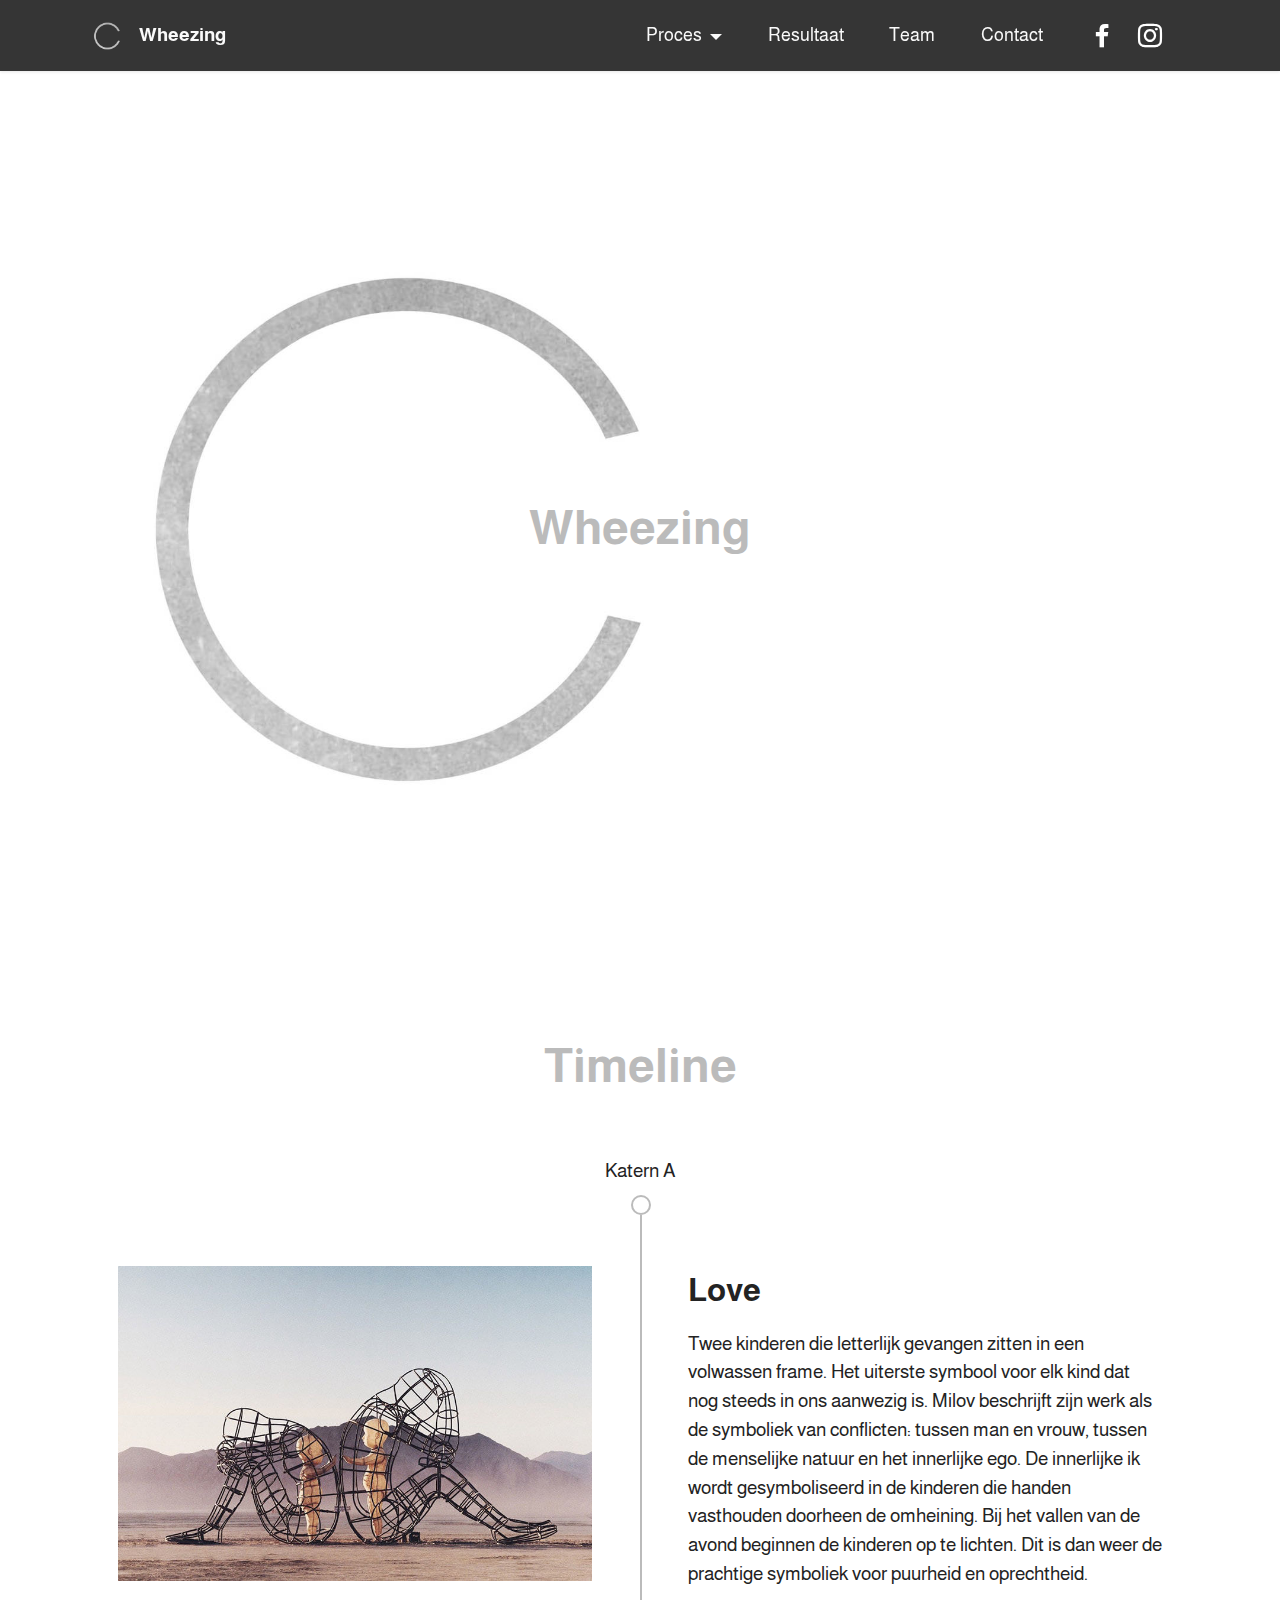
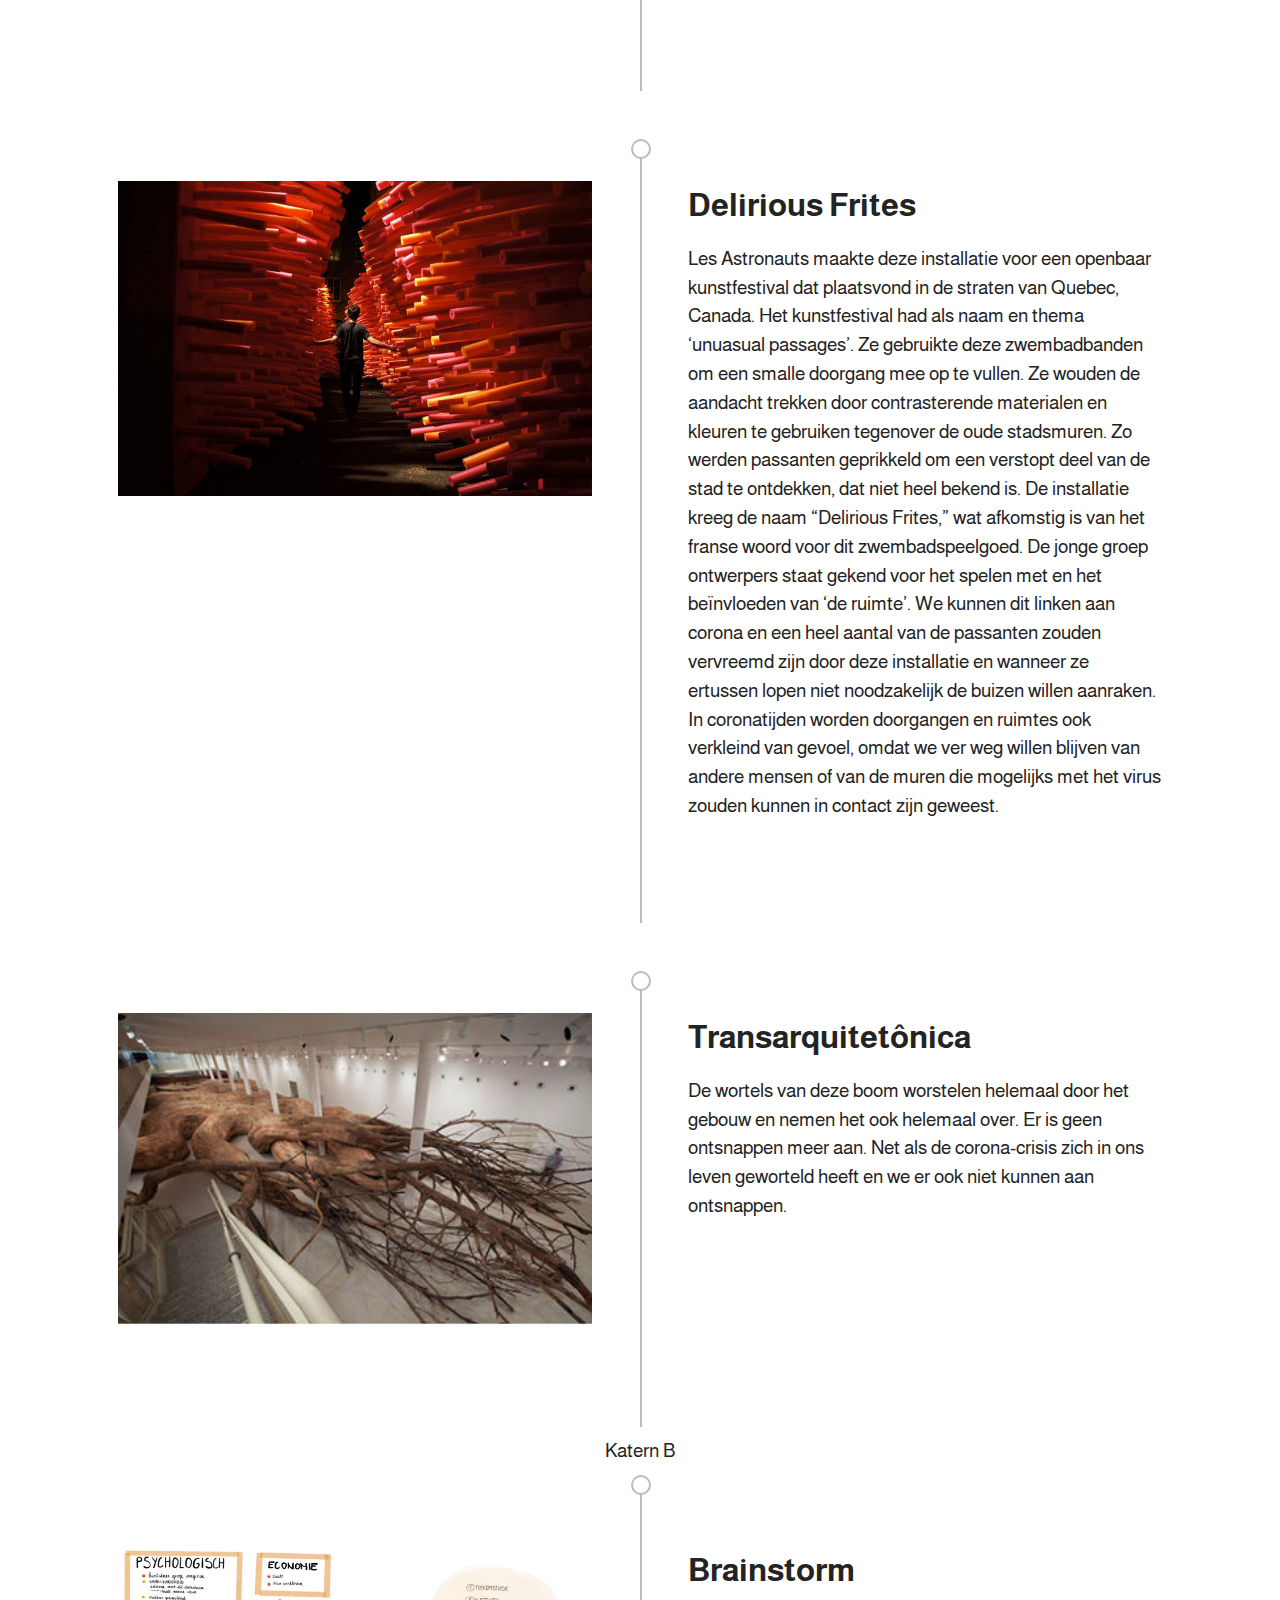
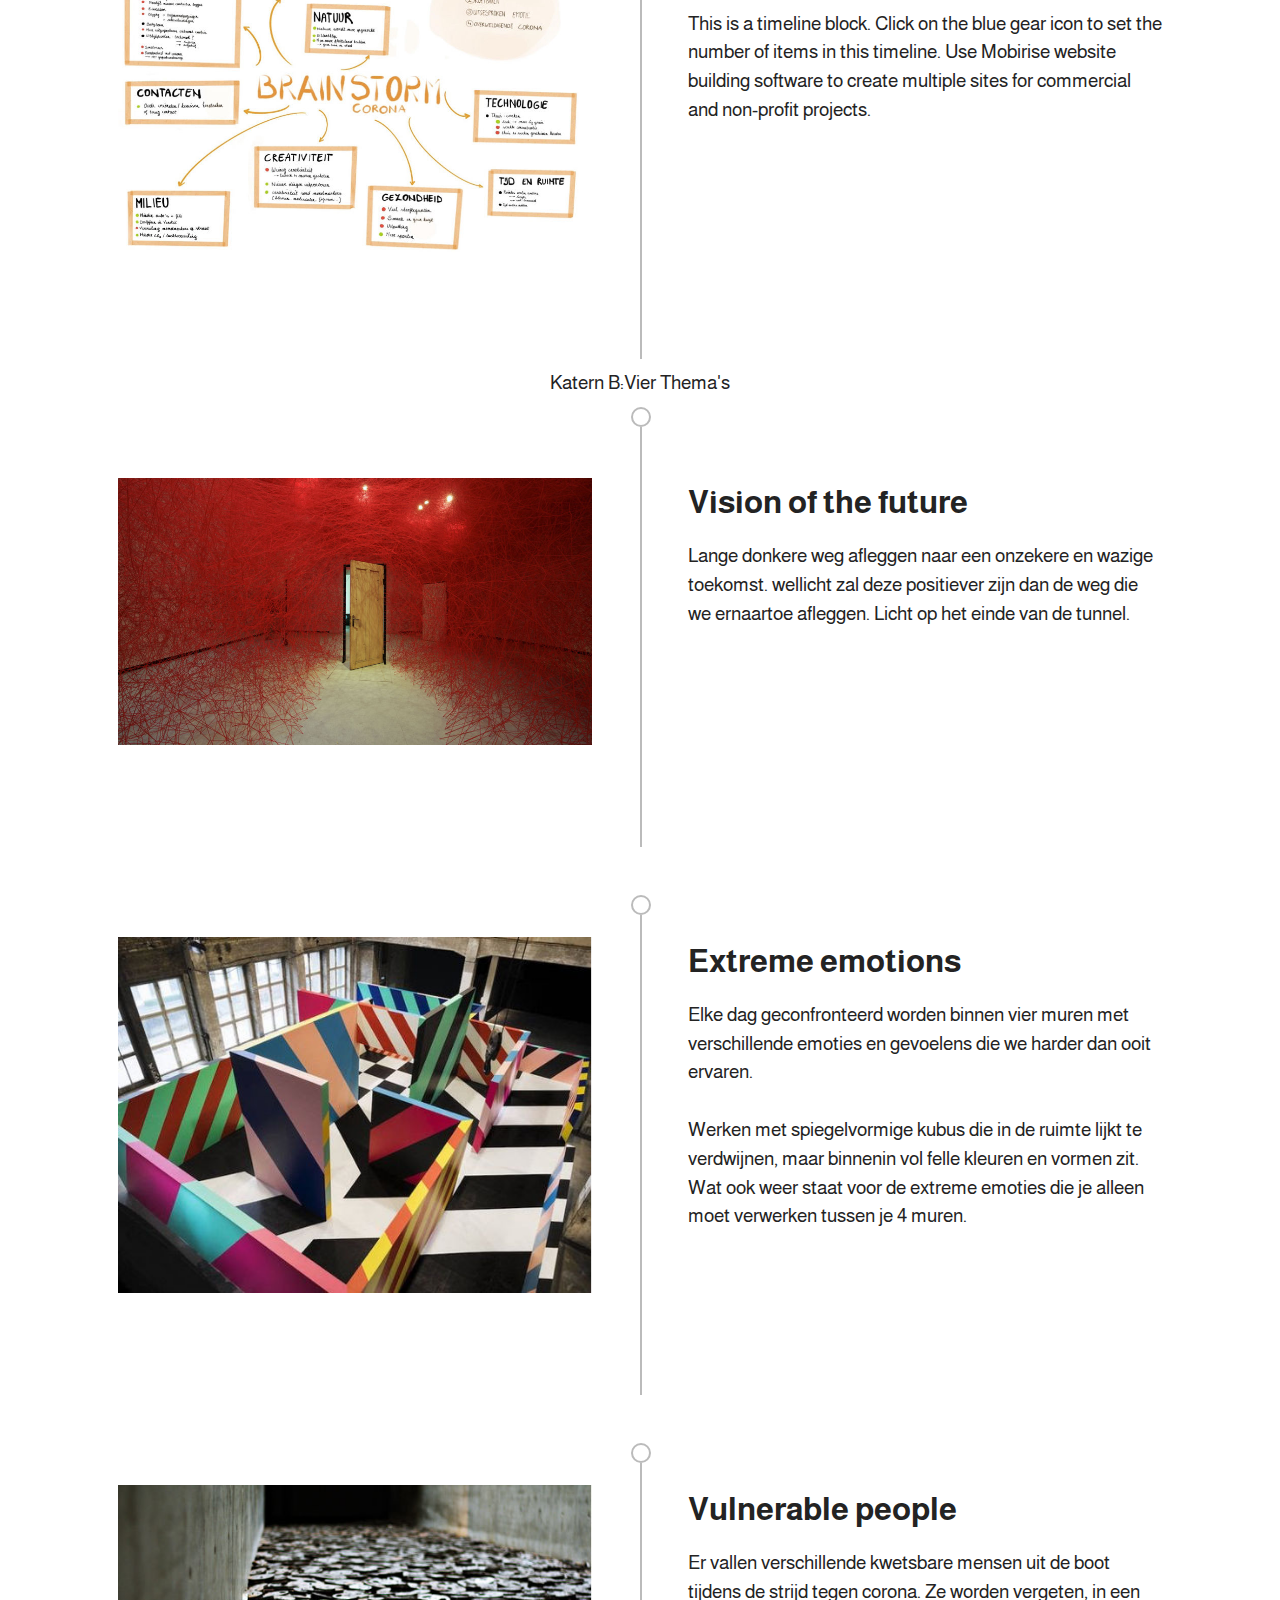
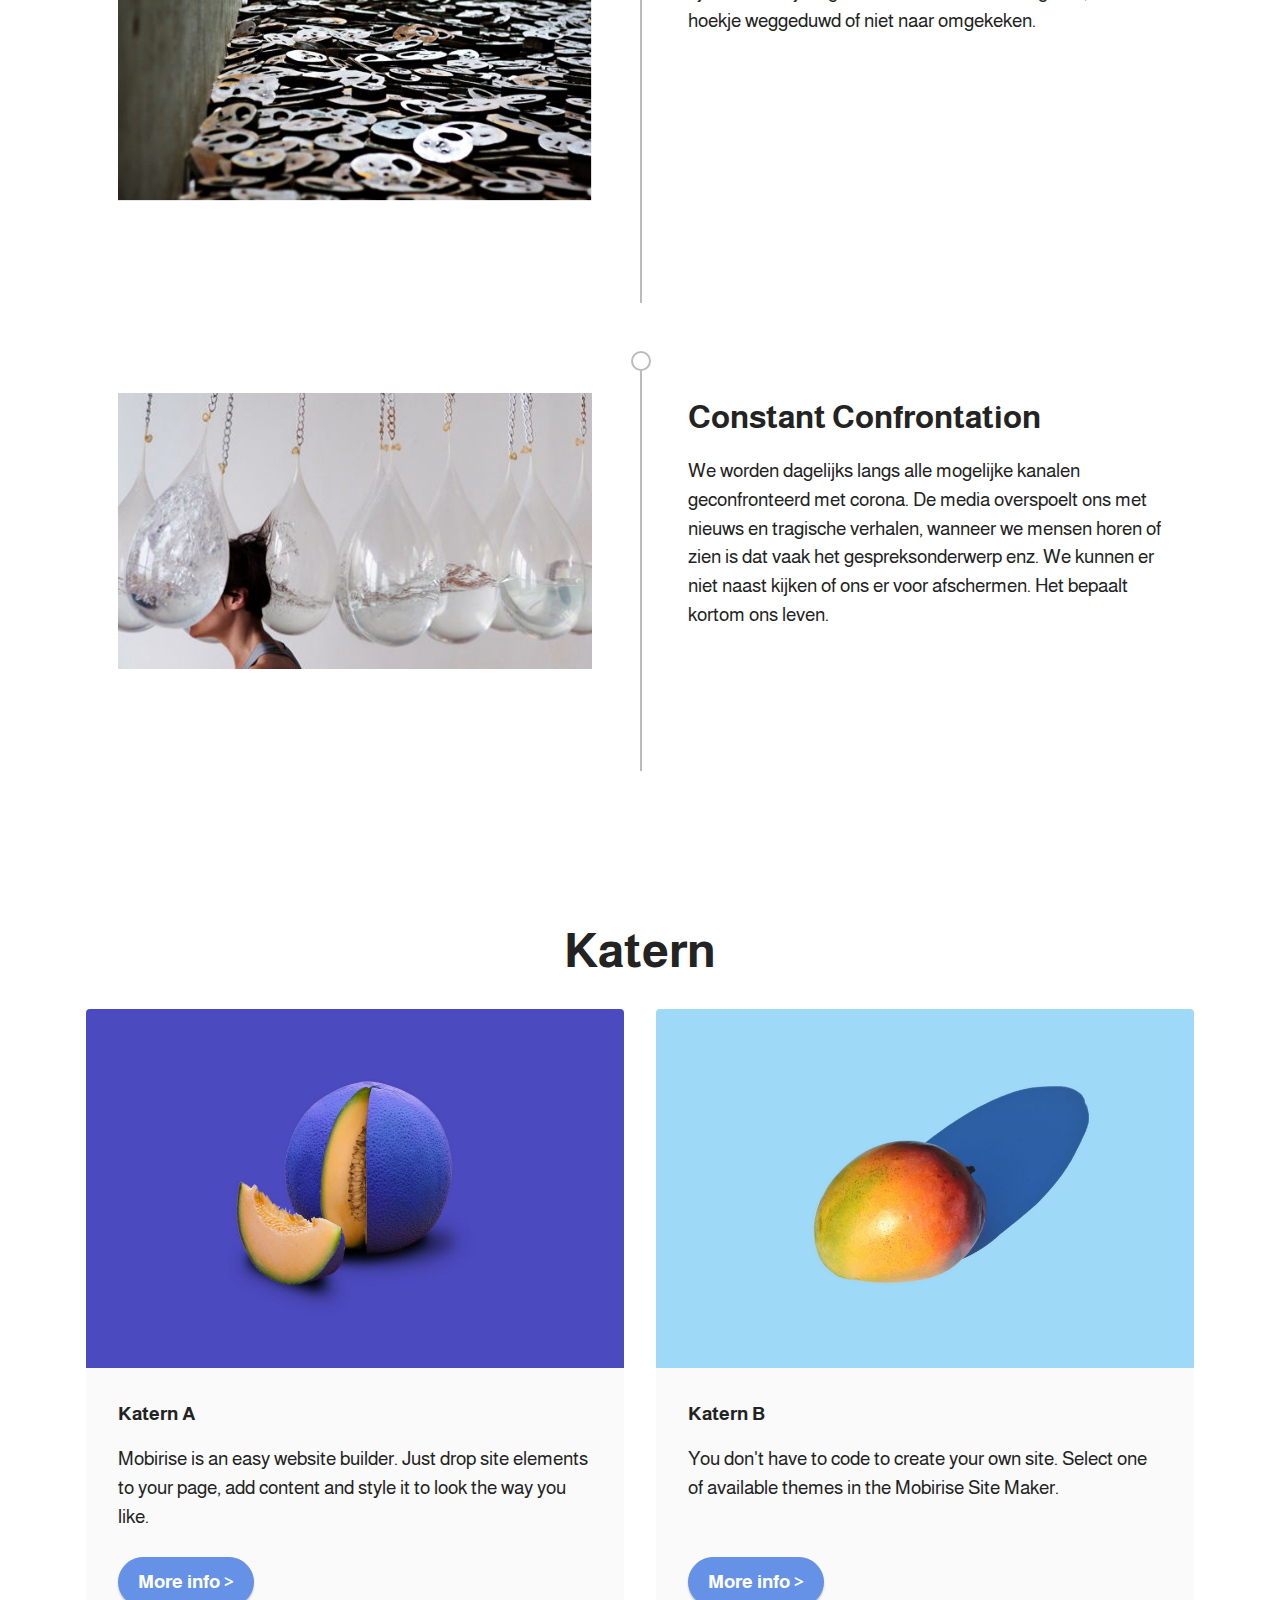
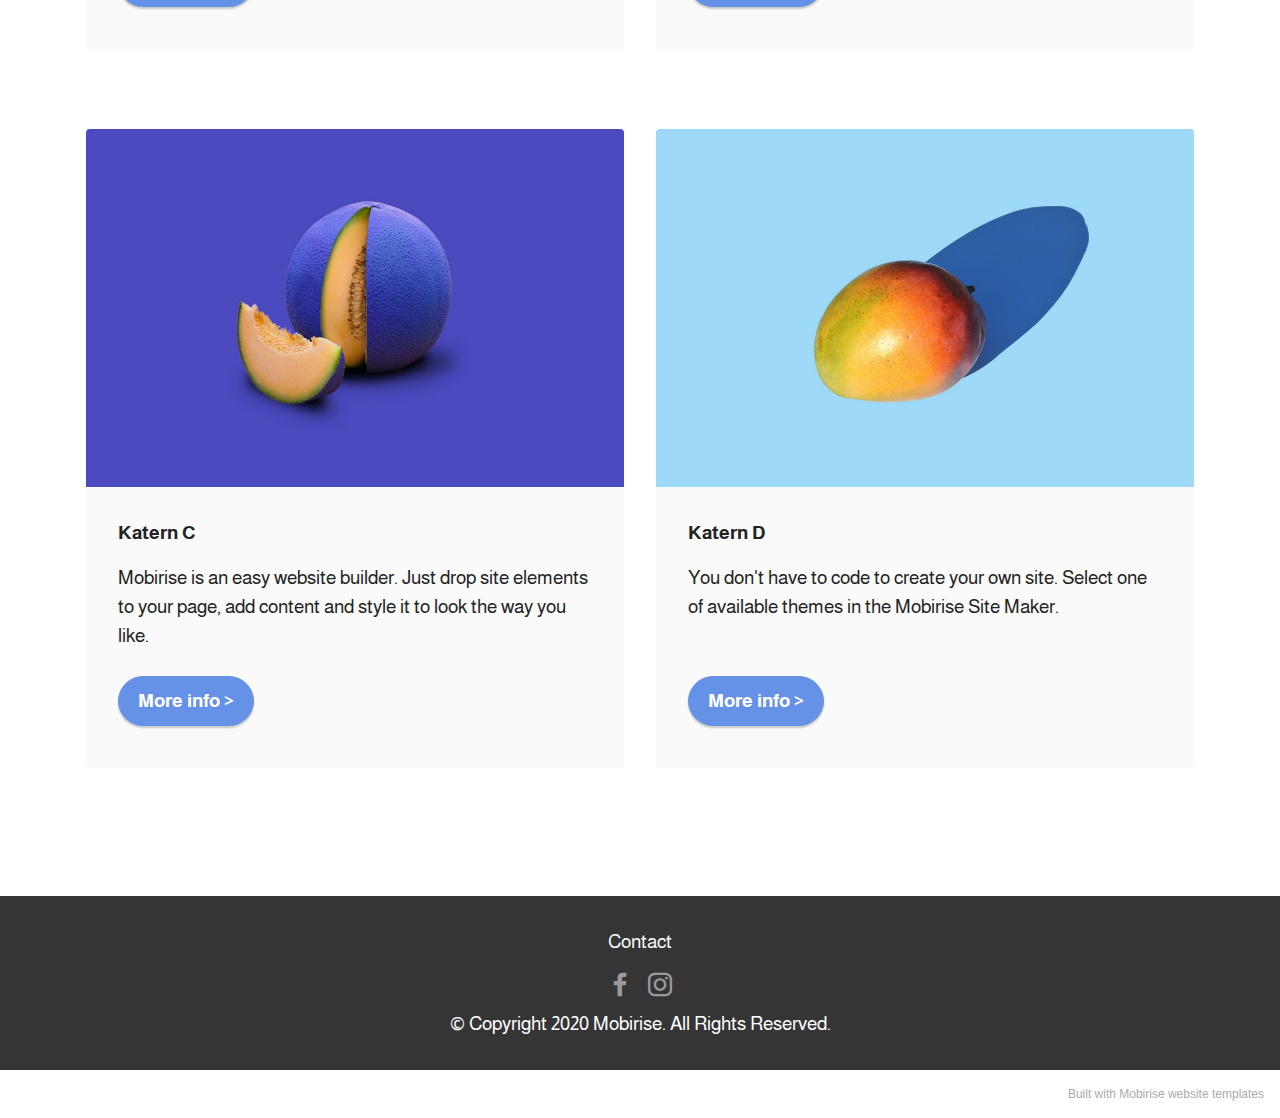
<file: index.html>
<!DOCTYPE html>
<html  >
<head>
  <!-- Site made with Mobirise Website Builder v5.2.0, https://mobirise.com -->
  <meta charset="UTF-8">
  <meta http-equiv="X-UA-Compatible" content="IE=edge">
  <meta name="generator" content="Mobirise v5.2.0, mobirise.com">
  <meta name="viewport" content="width=device-width, initial-scale=1, minimum-scale=1">
  <link rel="shortcut icon" href="assets/images/logo-63x75.png" type="image/x-icon">
  <meta name="description" content="">
  
  
  <title>Home</title>
  <link rel="stylesheet" href="assets/tether/tether.min.css">
  <link rel="stylesheet" href="assets/bootstrap/css/bootstrap.min.css">
  <link rel="stylesheet" href="assets/bootstrap/css/bootstrap-grid.min.css">
  <link rel="stylesheet" href="assets/bootstrap/css/bootstrap-reboot.min.css">
  <link rel="stylesheet" href="assets/dropdown/css/style.css">
  <link rel="stylesheet" href="assets/socicon/css/styles.css">
  <link rel="stylesheet" href="assets/theme/css/style.css">
  <link rel="preload" as="style" href="assets/mobirise/css/mbr-additional.css"><link rel="stylesheet" href="assets/mobirise/css/mbr-additional.css" type="text/css">
  
  
  
  
</head>
<body>
  
  <section class="menu menu2 cid-sgTD7K5zZI" once="menu" id="menu2-a">
    
    <nav class="navbar navbar-dropdown navbar-fixed-top navbar-expand-lg">
        <div class="container">
            <div class="navbar-brand">
                <span class="navbar-logo">
                    <a href="https://mobiri.se">
                        <img src="assets/images/logo-63x75.png" alt="Mobirise" style="height: 3rem;">
                    </a>
                </span>
                <span class="navbar-caption-wrap"><a class="navbar-caption text-white display-7" href="https://mobiri.se">Wheezing</a></span>
            </div>
            <button class="navbar-toggler" type="button" data-toggle="collapse" data-target="#navbarSupportedContent" aria-controls="navbarNavAltMarkup" aria-expanded="false" aria-label="Toggle navigation">
                <div class="hamburger">
                    <span></span>
                    <span></span>
                    <span></span>
                    <span></span>
                </div>
            </button>
            <div class="collapse navbar-collapse" id="navbarSupportedContent">
                <ul class="navbar-nav nav-dropdown nav-right" data-app-modern-menu="true"><li class="nav-item dropdown"><a class="nav-link link text-white dropdown-toggle display-4" href="#" aria-expanded="false" data-toggle="dropdown-submenu">Proces</a><div class="dropdown-menu"><a class="text-white dropdown-item text-primary display-4" href="page5.html" aria-expanded="false">Katern A</a><a class="text-white dropdown-item text-primary display-4" href="page6.html" aria-expanded="false">Katern B</a><a class="text-white dropdown-item text-primary display-4" href="page7.html" aria-expanded="false">Katern C</a><a class="text-white dropdown-item text-primary display-4" href="page8.html" aria-expanded="false">Katern D</a></div></li><li class="nav-item"><a class="nav-link link text-white display-4" href="page1.html">Resultaat</a></li>
                    <li class="nav-item"><a class="nav-link link text-white text-primary display-4" href="page4.html" aria-expanded="false">Team</a></li><li class="nav-item"><a class="nav-link link text-white display-4" href="page2.html">Contact</a></li></ul>
                <div class="icons-menu">
                    <a class="iconfont-wrapper" href="https://www.facebook.com/Constante-Confrontatie-103755984905448/?tn-str=k*F" target="_blank">
                        <span class="p-2 mbr-iconfont socicon-facebook socicon"></span>
                    </a>
                    <a class="iconfont-wrapper" href="https://www.instagram.com/constanteconfrontatie/">
                        <span class="p-2 mbr-iconfont socicon-instagram socicon"></span>
                    </a>
                    
                    
                </div>
                
            </div>
        </div>
    </nav>
</section>

<section class="header6 cid-shUF5vUfAb mbr-fullscreen" id="header6-1t">

    

    

    <div class="align-center container">
        <div class="row justify-content-center">
            <div class="col-12 col-lg-10">
                <h1 class="mbr-section-title mbr-fonts-style mbr-white mb-3 display-2"><strong><br></strong><strong>Wheezing</strong></h1>
                
                
                
            </div>
        </div>
    </div>
</section>

<section class="timeline3 cid-shaPyLAd4e" id="timeline3-l">
    
    
    <div class="container">
        <div class="mbr-section-head">
            <h3 class="mbr-section-title mbr-fonts-style align-center mb-0 display-2">
                <strong>Timeline</strong></h3>
            
        </div>
        <div class="timelines-container mt-4">
            <div class="row timeline-element first-separline mb-5">
                <div class="timeline-date col-12">
                    <div class="timeline-date-wrapper">
                        <p class="mbr-timeline-date display-7">
                            Katern A</p>
                    </div>
                </div>
                <span class="iconBackground"></span>
                <div class="col-12 col-md-6">
                    <div class="image-wrapper">
                        <img src="assets/images/foto-1-800x533.jpg" alt="Mobirise" title="">
                    </div>
                </div>
                <div class="col-12 col-md-6">
                    <div class="timeline-text-wrapper">
                        <h4 class="mbr-timeline-title mbr-fonts-style mb-0 display-5">
                            <strong>Love</strong></h4>
                        <p class="mbr-text mbr-fonts-style mt-3 mb-0 display-7">Twee kinderen die letterlijk gevangen zitten in een volwassen frame. Het uiterste symbool voor elk kind dat nog steeds in ons aanwezig is. Milov beschrijft zijn werk als de symboliek van conflicten: tussen man en vrouw, tussen de menselijke natuur en het innerlijke ego. De innerlijke ik wordt gesymboliseerd in de kinderen die handen vasthouden doorheen de omheining. Bij het vallen van de avond beginnen de kinderen op te lichten. Dit is dan weer de prachtige symboliek voor puurheid en oprechtheid.<br></p>
                    </div>
                </div>
            </div>
            <div class="row timeline-element first-separline mb-5">
                <div class="timeline-date col-12">
                    <div class="timeline-date-wrapper">
                        <p class="mbr-timeline-date display-7"></p>
                    </div>
                </div>
                <span class="iconBackground"></span>
                <div class="col-12 col-md-6">
                    <div class="image-wrapper">
                        <img src="assets/images/foto-2-750x498.jpg" alt="Mobirise" title="">
                    </div>
                </div>
                <div class="col-12 col-md-6">
                    <div class="timeline-text-wrapper">
                        <h4 class="mbr-timeline-title mbr-fonts-style mb-0 display-5"><strong>Delirious Frites</strong></h4>
                        <p class="mbr-text mbr-fonts-style mt-3 mb-0 display-7">Les Astronauts maakte deze installatie voor een openbaar kunstfestival dat plaatsvond in de straten van Quebec, Canada. Het kunstfestival had als naam en thema ‘unuasual passages’. Ze gebruikte deze zwembadbanden om een smalle doorgang mee op te vullen. Ze wouden de aandacht trekken door contrasterende materialen en kleuren te gebruiken tegenover de oude stadsmuren. Zo werden passanten geprikkeld om een verstopt deel van de stad te ontdekken, dat niet heel bekend is. De installatie kreeg de naam “Delirious Frites,” wat afkomstig is van het franse woord voor dit zwembadspeelgoed. De jonge groep ontwerpers staat gekend voor het spelen met en het beïnvloeden van ‘de ruimte’. We kunnen dit linken aan corona en een heel aantal van de passanten zouden vervreemd zijn door deze installatie en wanneer ze ertussen lopen niet noodzakelijk de buizen willen aanraken. In coronatijden worden doorgangen en ruimtes ook verkleind van gevoel, omdat we ver weg willen blijven van andere mensen of van de muren die mogelijks met het virus zouden kunnen in contact zijn geweest.<br></p>
                    </div>
                </div>
            </div>
            <div class="row timeline-element first-separline mb-5">
                <div class="timeline-date col-12">
                    <div class="timeline-date-wrapper">
                        <p class="mbr-timeline-date display-7"></p>
                    </div>
                </div>
                <span class="iconBackground"></span>
                <div class="col-12 col-md-6">
                    <div class="image-wrapper">
                        <img src="assets/images/foto-3-360x237.jpg" alt="Mobirise" title="">
                    </div>
                </div>
                <div class="col-12 col-md-6">
                    <div class="timeline-text-wrapper">
                        <h4 class="mbr-timeline-title mbr-fonts-style mb-0 display-5"><strong>Transarquitetônica</strong></h4>
                        <p class="mbr-text mbr-fonts-style mt-3 mb-0 display-7">De wortels van deze boom worstelen helemaal door het gebouw en nemen het ook helemaal over. Er is geen ontsnappen meer aan. Net als de corona-crisis zich in ons leven geworteld heeft en we er ook niet kunnen aan ontsnappen.<br></p>
                    </div>
                </div>
            </div>
            <div class="row timeline-element first-separline mb-5">
                <div class="timeline-date col-12">
                    <div class="timeline-date-wrapper">
                        <p class="mbr-timeline-date display-7">
                            Katern B</p>
                    </div>
                </div>
                <span class="iconBackground"></span>
                <div class="col-12 col-md-6">
                    <div class="image-wrapper">
                        <img src="assets/images/foto-4-933x614.jpg" alt="Mobirise" title="">
                    </div>
                </div>
                <div class="col-12 col-md-6">
                    <div class="timeline-text-wrapper">
                        <h4 class="mbr-timeline-title mbr-fonts-style mb-0 display-5">
                            <strong>Brainstorm&nbsp;</strong></h4>
                        <p class="mbr-text mbr-fonts-style mt-3 mb-0 display-7">
                            This is a timeline block. Click on the blue gear icon to set the number of items in this timeline. Use Mobirise website building software to create multiple sites for commercial and non-profit projects.
                        </p>
                    </div>
                </div>
            </div>
            <div class="row timeline-element first-separline mb-5">
                <div class="timeline-date col-12">
                    <div class="timeline-date-wrapper">
                        <p class="mbr-timeline-date display-7">Katern B:Vier Thema's</p>
                    </div>
                </div>
                <span class="iconBackground"></span>
                <div class="col-12 col-md-6">
                    <div class="image-wrapper">
                        <img src="assets/images/foto-5-948x533.jpg" alt="Mobirise" title="">
                    </div>
                </div>
                <div class="col-12 col-md-6">
                    <div class="timeline-text-wrapper">
                        <h4 class="mbr-timeline-title mbr-fonts-style mb-0 display-5"><strong>Vision of the future</strong></h4>
                        <p class="mbr-text mbr-fonts-style mt-3 mb-0 display-7">Lange donkere weg afleggen naar een onzekere en wazige toekomst. wellicht zal deze positiever zijn dan de weg die we ernaartoe afleggen. Licht op het einde van de tunnel.<br></p>
                    </div>
                </div>
            </div>
            <div class="row timeline-element first-separline mb-5">
                <div class="timeline-date col-12">
                    <div class="timeline-date-wrapper">
                        <p class="mbr-timeline-date display-7"></p>
                    </div>
                </div>
                <span class="iconBackground"></span>
                <div class="col-12 col-md-6">
                    <div class="image-wrapper">
                        <img src="assets/images/foto-7-545x410.jpg" alt="Mobirise" title="">
                    </div>
                </div>
                <div class="col-12 col-md-6">
                    <div class="timeline-text-wrapper">
                        <h4 class="mbr-timeline-title mbr-fonts-style mb-0 display-5"><strong>Extreme emotions</strong></h4>
                        <p class="mbr-text mbr-fonts-style mt-3 mb-0 display-7">Elke dag geconfronteerd worden binnen vier muren met verschillende emoties en gevoelens die we harder dan ooit ervaren.<br><br>Werken met spiegelvormige kubus die in de ruimte lijkt te verdwijnen, maar binnenin vol felle kleuren en vormen zit. Wat ook weer staat voor de extreme emoties die je alleen moet verwerken tussen je 4 muren.</p>
                    </div>
                </div>
            </div>
            <div class="row timeline-element first-separline mb-5">
                <div class="timeline-date col-12">
                    <div class="timeline-date-wrapper">
                        <p class="mbr-timeline-date display-7"></p>
                    </div>
                </div>
                <span class="iconBackground"></span>
                <div class="col-12 col-md-6">
                    <div class="image-wrapper">
                        <img src="assets/images/foto-6-566x377.jpg" alt="Mobirise" title="">
                    </div>
                </div>
                <div class="col-12 col-md-6">
                    <div class="timeline-text-wrapper">
                        <h4 class="mbr-timeline-title mbr-fonts-style mb-0 display-5"><strong>Vulnerable people</strong></h4>
                        <p class="mbr-text mbr-fonts-style mt-3 mb-0 display-7">Er vallen verschillende kwetsbare mensen uit de boot tijdens de strijd tegen corona. Ze worden vergeten, in een hoekje weggeduwd of niet naar omgekeken.&nbsp;<br></p>
                    </div>
                </div>
            </div>
            <div class="row timeline-element first-separline mb-5">
                <div class="timeline-date col-12">
                    <div class="timeline-date-wrapper">
                        <p class="mbr-timeline-date display-7"></p>
                    </div>
                </div>
                <span class="iconBackground"></span>
                <div class="col-12 col-md-6">
                    <div class="image-wrapper">
                        <img src="assets/images/foto-8-480x279.jpg" alt="Mobirise" title="">
                    </div>
                </div>
                <div class="col-12 col-md-6">
                    <div class="timeline-text-wrapper">
                        <h4 class="mbr-timeline-title mbr-fonts-style mb-0 display-5">
                            <strong>Constant Confrontation</strong></h4>
                        <p class="mbr-text mbr-fonts-style mt-3 mb-0 display-7">We worden dagelijks langs alle mogelijke kanalen geconfronteerd met corona. De media overspoelt ons met nieuws en tragische verhalen, wanneer we mensen horen of zien is dat vaak het gespreksonderwerp enz. We kunnen er niet naast kijken of ons er voor afschermen. Het bepaalt kortom ons leven.<br></p>
                    </div>
                </div>
            </div>
            
            
            
            
        </div>
    </div>
</section>

<section class="features3 cid-shmXcJXz6D" id="features3-v">
    
    
    <div class="container">
        <div class="mbr-section-head">
            <h4 class="mbr-section-title mbr-fonts-style align-center mb-0 display-2">
                <strong>Katern</strong></h4>
            
        </div>
        <div class="row mt-4">
            <div class="item features-image сol-12 col-md-6 col-lg-6">
                <div class="item-wrapper">
                    <div class="item-img">
                        <img src="assets/images/features1.jpg" data-slide-to="0">
                    </div>
                    <div class="item-content">
                        <h5 class="item-title mbr-fonts-style display-7"><strong>Katern A</strong></h5>
                        
                        <p class="mbr-text mbr-fonts-style mt-3 display-7">Mobirise is an easy website builder. Just
                            drop site elements to your page, add content and style it to look the way you like.</p>
                    </div>
                    <div class="mbr-section-btn item-footer mt-2"><a href="page5.html" class="btn btn-primary item-btn display-7" target="_blank">More info &gt;</a></div>
                </div>
            </div><div class="item features-image сol-12 col-md-6 col-lg-6">
                <div class="item-wrapper">
                    <div class="item-img">
                        <img src="assets/images/features2.jpg" data-slide-to="1">
                    </div>
                    <div class="item-content">
                        <h5 class="item-title mbr-fonts-style display-7"><strong>Katern B</strong></h5>
                        
                        <p class="mbr-text mbr-fonts-style mt-3 display-7">You don't have to code to create your own
                            site. Select one of available themes in the Mobirise Site Maker.</p>
                    </div>
                    <div class="mbr-section-btn item-footer mt-2"><a href="page6.html" class="btn btn-primary item-btn display-7" target="_blank">More info &gt;</a></div>
                </div>
            </div>
            
            
        </div>
    </div>
</section>

<section class="features3 cid-shn1lwmbZP" id="features3-x">
    
    
    <div class="container">
        
        <div class="row mt-4">
            <div class="item features-image сol-12 col-md-6 col-lg-6">
                <div class="item-wrapper">
                    <div class="item-img">
                        <img src="assets/images/features1.jpg">
                    </div>
                    <div class="item-content">
                        <h5 class="item-title mbr-fonts-style display-7"><strong>Katern C</strong></h5>
                        
                        <p class="mbr-text mbr-fonts-style mt-3 display-7">Mobirise is an easy website builder. Just
                            drop site elements to your page, add content and style it to look the way you like.</p>
                    </div>
                    <div class="mbr-section-btn item-footer mt-2"><a href="page7.html" class="btn btn-primary item-btn display-7" target="_blank">More info &gt;</a></div>
                </div>
            </div>
            <div class="item features-image сol-12 col-md-6 col-lg-6">
                <div class="item-wrapper">
                    <div class="item-img">
                        <img src="assets/images/features2.jpg">
                    </div>
                    <div class="item-content">
                        <h5 class="item-title mbr-fonts-style display-7"><strong>Katern D</strong></h5>
                        
                        <p class="mbr-text mbr-fonts-style mt-3 display-7">You don't have to code to create your own
                            site. Select one of available themes in the Mobirise Site Maker.</p>
                    </div>
                    <div class="mbr-section-btn item-footer mt-2"><a href="page8.html" class="btn btn-primary item-btn display-7" target="_blank">More info &gt;</a></div>
                </div>
            </div>
            
        </div>
    </div>
</section>

<section class="footer3 cid-shlRQKzW8U" once="footers" id="footer3-n">

    

    

    <div class="container">
        <div class="media-container-row align-center mbr-white">
            <div class="row row-links">
                <ul class="foot-menu">
                    
                    
                    
                    
                    
                <li class="foot-menu-item mbr-fonts-style display-7"><a href="page2.html" class="text-white">Contact</a></li></ul>
            </div>
            <div class="row social-row">
                <div class="social-list align-right pb-2">
                    
                    
                    
                    
                    
                    
                <div class="soc-item">
                        <a href="https://www.facebook.com/Constante-Confrontatie-103755984905448/?tn-str=k*F" target="_blank">
                            <span class="mbr-iconfont mbr-iconfont-social socicon-facebook socicon"></span>
                        </a>
                    </div><div class="soc-item">
                        <a href="https://www.instagram.com/constanteconfrontatie/" target="_blank">
                            <span class="mbr-iconfont mbr-iconfont-social socicon-instagram socicon"></span>
                        </a>
                    </div></div>
            </div>
            <div class="row row-copirayt">
                <p class="mbr-text mb-0 mbr-fonts-style mbr-white align-center display-7">
                    © Copyright 2020 Mobirise. All Rights Reserved.
                </p>
            </div>
        </div>
    </div>
</section><section style="background-color: #fff; font-family: -apple-system, BlinkMacSystemFont, 'Segoe UI', 'Roboto', 'Helvetica Neue', Arial, sans-serif; color:#aaa; font-size:12px; padding: 0; align-items: center; display: flex;"><a href="https://mobirise.site/u" style="flex: 1 1; height: 3rem; padding-left: 1rem;"></a><p style="flex: 0 0 auto; margin:0; padding-right:1rem;">Built with <a href="https://mobirise.site/b" style="color:#aaa;">Mobirise</a> website templates</p></section><script src="assets/web/assets/jquery/jquery.min.js"></script>  <script src="assets/popper/popper.min.js"></script>  <script src="assets/tether/tether.min.js"></script>  <script src="assets/bootstrap/js/bootstrap.min.js"></script>  <script src="assets/smoothscroll/smooth-scroll.js"></script>  <script src="assets/dropdown/js/nav-dropdown.js"></script>  <script src="assets/dropdown/js/navbar-dropdown.js"></script>  <script src="assets/touchswipe/jquery.touch-swipe.min.js"></script>  <script src="assets/theme/js/script.js"></script>  
  
  
</body>
</html>
</file>
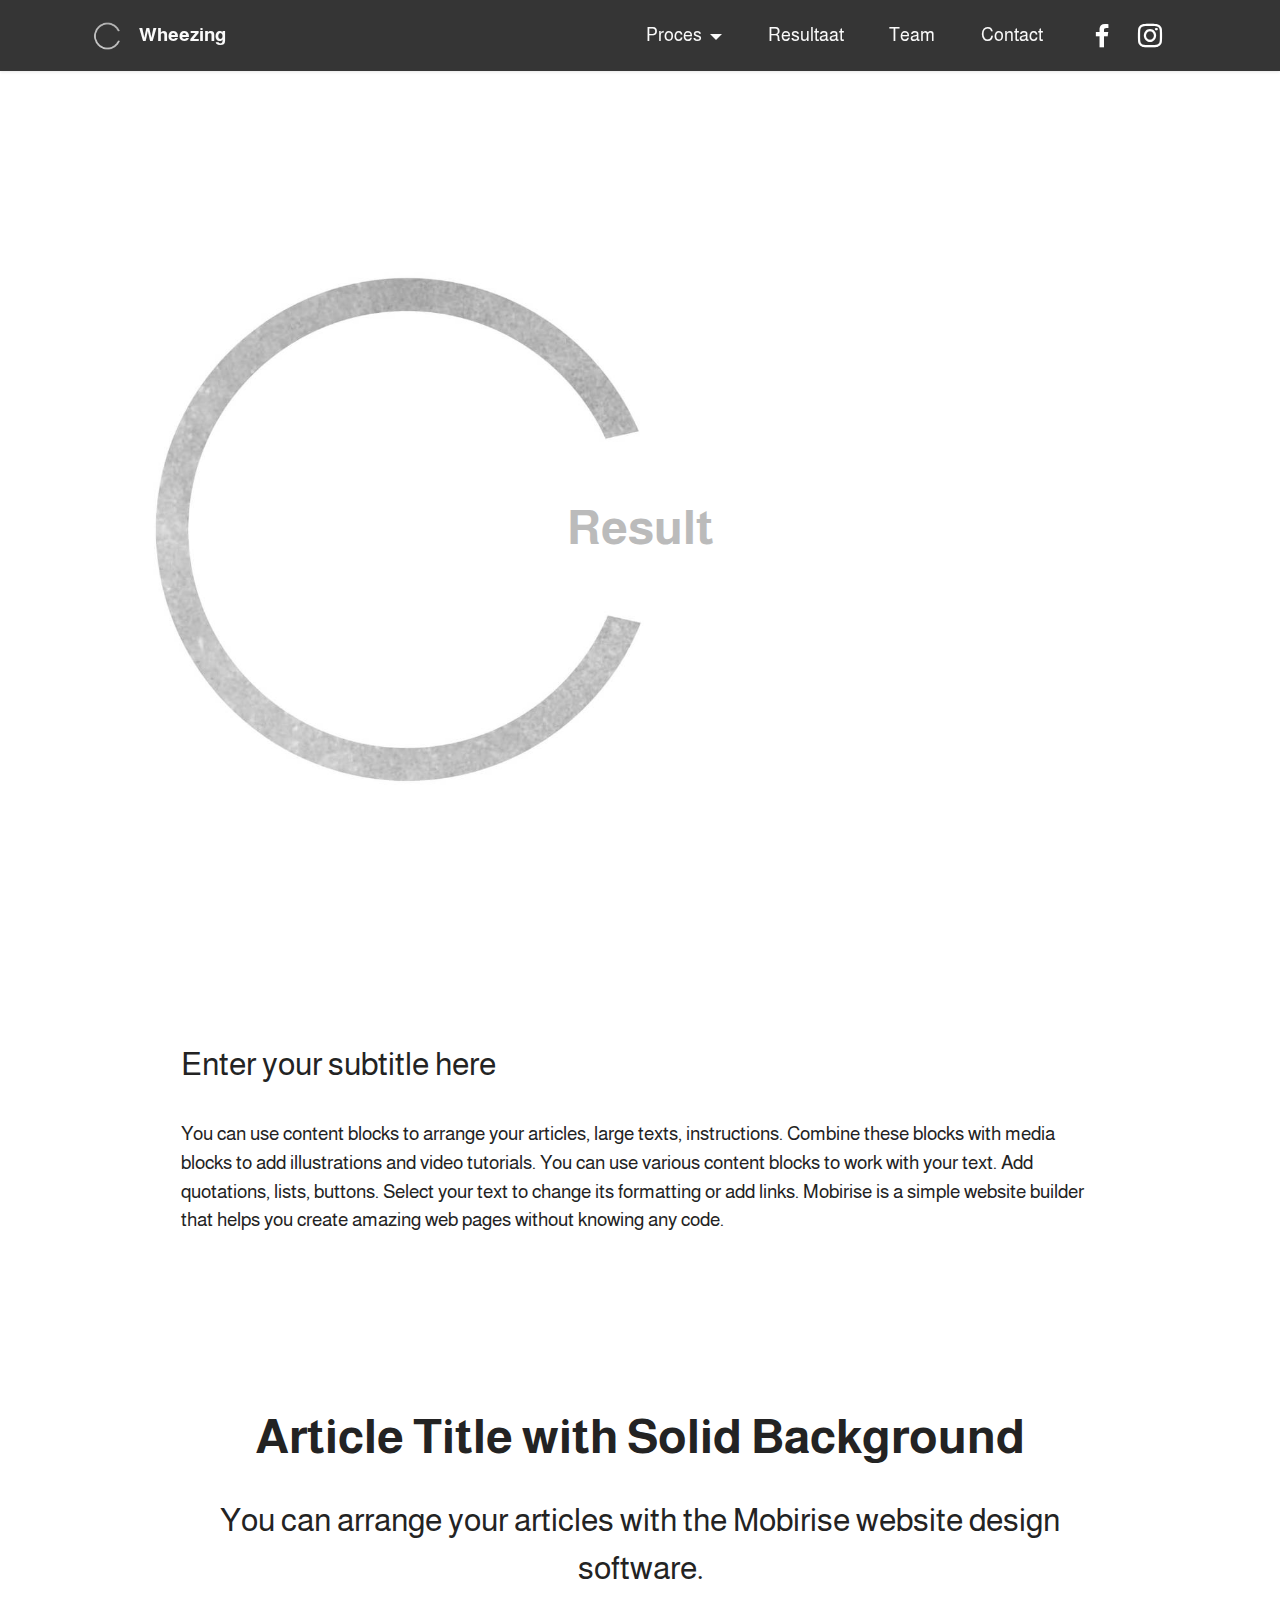
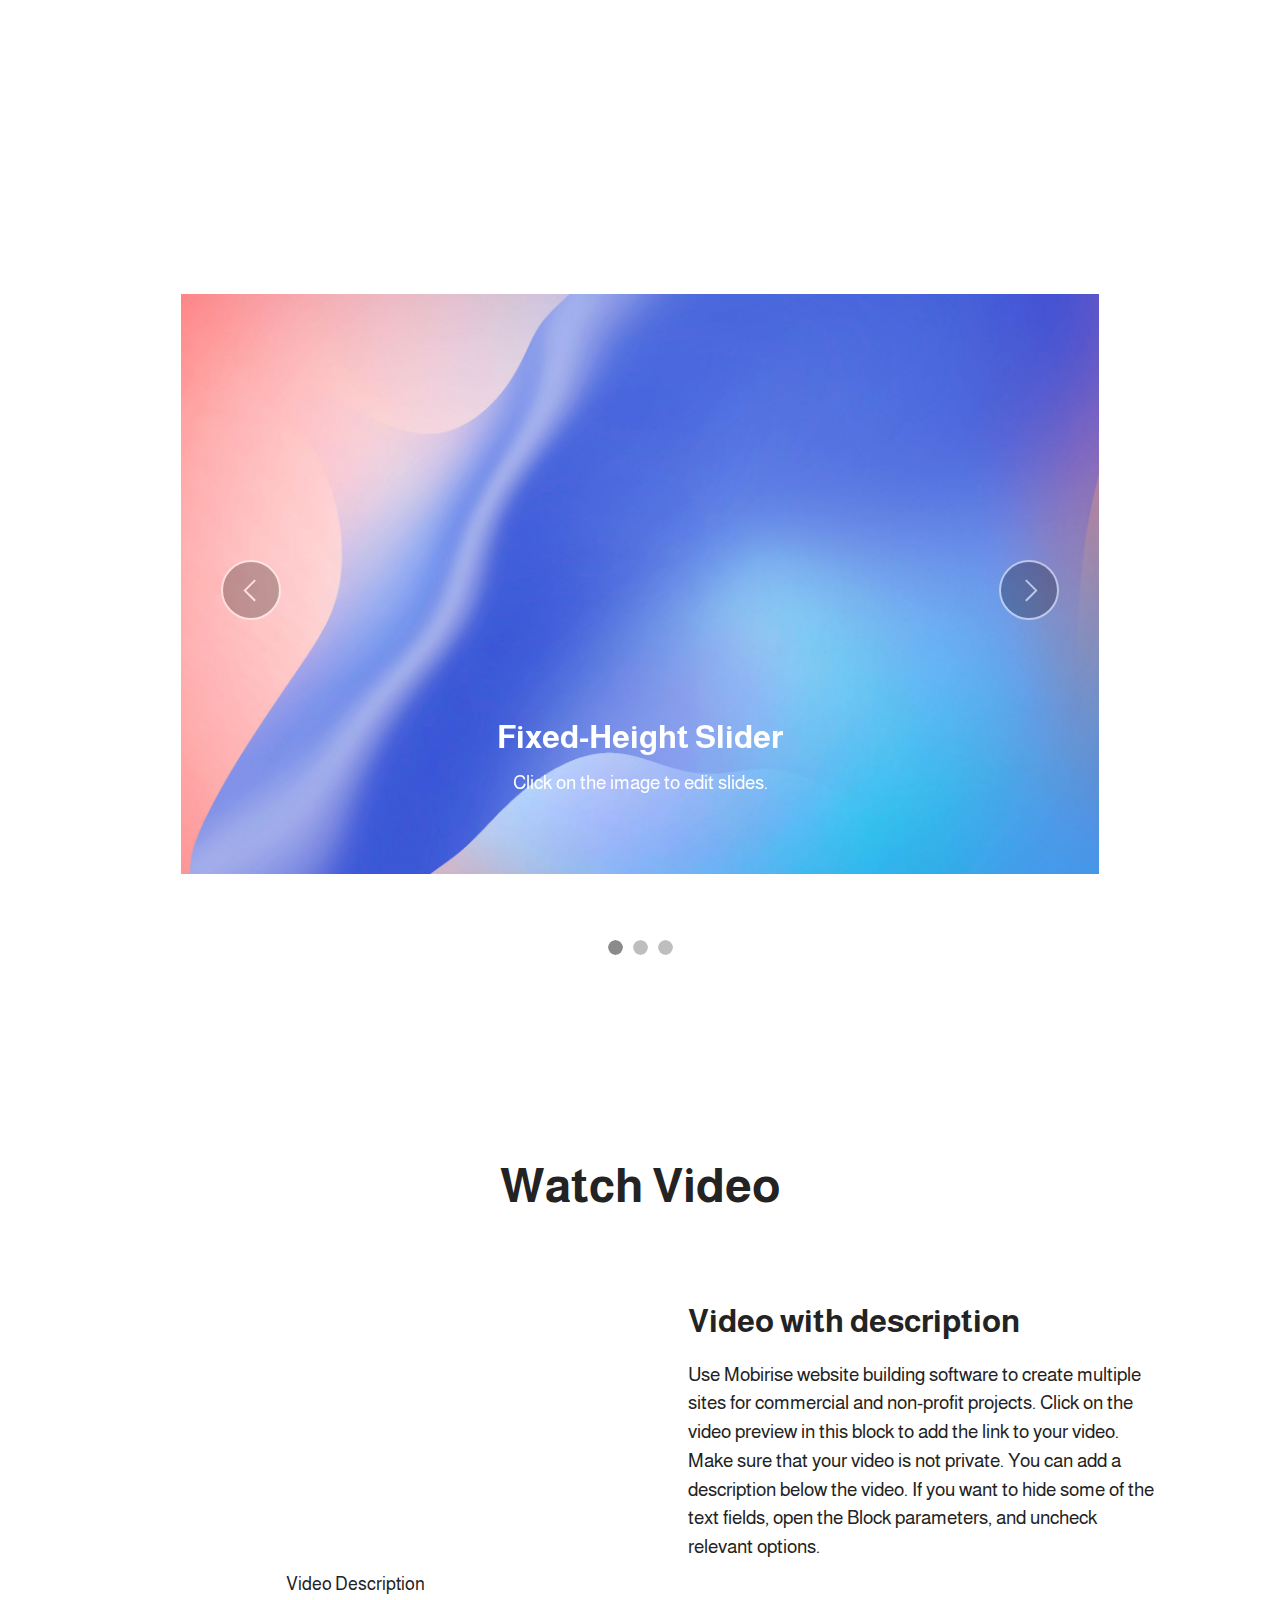
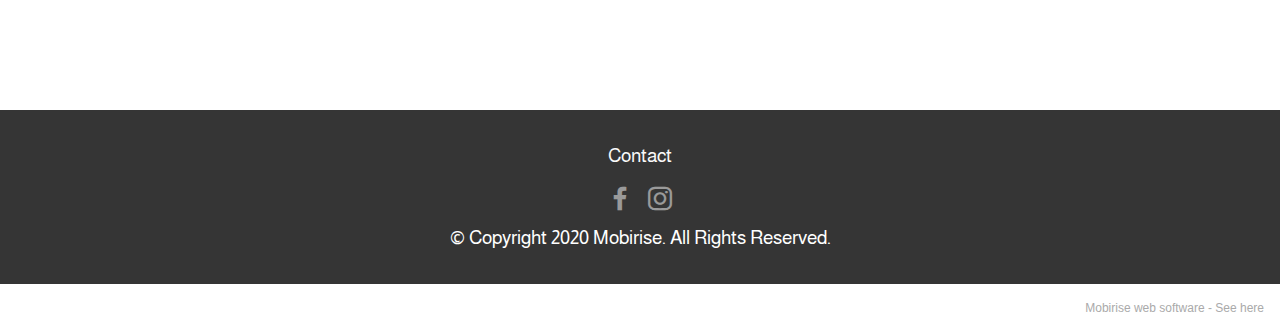
<file: page1.html>
<!DOCTYPE html>
<html  >
<head>
  <!-- Site made with Mobirise Website Builder v5.2.0, https://mobirise.com -->
  <meta charset="UTF-8">
  <meta http-equiv="X-UA-Compatible" content="IE=edge">
  <meta name="generator" content="Mobirise v5.2.0, mobirise.com">
  <meta name="viewport" content="width=device-width, initial-scale=1, minimum-scale=1">
  <link rel="shortcut icon" href="assets/images/logo-63x75.png" type="image/x-icon">
  <meta name="description" content="">
  
  
  <title>Result</title>
  <link rel="stylesheet" href="assets/web/assets/mobirise-icons2/mobirise2.css">
  <link rel="stylesheet" href="assets/tether/tether.min.css">
  <link rel="stylesheet" href="assets/bootstrap/css/bootstrap.min.css">
  <link rel="stylesheet" href="assets/bootstrap/css/bootstrap-grid.min.css">
  <link rel="stylesheet" href="assets/bootstrap/css/bootstrap-reboot.min.css">
  <link rel="stylesheet" href="assets/dropdown/css/style.css">
  <link rel="stylesheet" href="assets/socicon/css/styles.css">
  <link rel="stylesheet" href="assets/theme/css/style.css">
  <link rel="preload" as="style" href="assets/mobirise/css/mbr-additional.css"><link rel="stylesheet" href="assets/mobirise/css/mbr-additional.css" type="text/css">
  
  
  
  
</head>
<body>
  
  <section class="menu menu2 cid-sgTD7K5zZI" once="menu" id="menu2-a">
    
    <nav class="navbar navbar-dropdown navbar-fixed-top navbar-expand-lg">
        <div class="container">
            <div class="navbar-brand">
                <span class="navbar-logo">
                    <a href="https://mobiri.se">
                        <img src="assets/images/logo-63x75.png" alt="Mobirise" style="height: 3rem;">
                    </a>
                </span>
                <span class="navbar-caption-wrap"><a class="navbar-caption text-white display-7" href="https://mobiri.se">Wheezing</a></span>
            </div>
            <button class="navbar-toggler" type="button" data-toggle="collapse" data-target="#navbarSupportedContent" aria-controls="navbarNavAltMarkup" aria-expanded="false" aria-label="Toggle navigation">
                <div class="hamburger">
                    <span></span>
                    <span></span>
                    <span></span>
                    <span></span>
                </div>
            </button>
            <div class="collapse navbar-collapse" id="navbarSupportedContent">
                <ul class="navbar-nav nav-dropdown nav-right" data-app-modern-menu="true"><li class="nav-item dropdown"><a class="nav-link link text-white dropdown-toggle display-4" href="#" aria-expanded="false" data-toggle="dropdown-submenu">Proces</a><div class="dropdown-menu"><a class="text-white dropdown-item text-primary display-4" href="page5.html" aria-expanded="false">Katern A</a><a class="text-white dropdown-item text-primary display-4" href="page6.html" aria-expanded="false">Katern B</a><a class="text-white dropdown-item text-primary display-4" href="page7.html" aria-expanded="false">Katern C</a><a class="text-white dropdown-item text-primary display-4" href="page8.html" aria-expanded="false">Katern D</a></div></li><li class="nav-item"><a class="nav-link link text-white display-4" href="page1.html">Resultaat</a></li>
                    <li class="nav-item"><a class="nav-link link text-white text-primary display-4" href="page4.html" aria-expanded="false">Team</a></li><li class="nav-item"><a class="nav-link link text-white display-4" href="page2.html">Contact</a></li></ul>
                <div class="icons-menu">
                    <a class="iconfont-wrapper" href="https://www.facebook.com/Constante-Confrontatie-103755984905448/?tn-str=k*F" target="_blank">
                        <span class="p-2 mbr-iconfont socicon-facebook socicon"></span>
                    </a>
                    <a class="iconfont-wrapper" href="https://www.instagram.com/constanteconfrontatie/">
                        <span class="p-2 mbr-iconfont socicon-instagram socicon"></span>
                    </a>
                    
                    
                </div>
                
            </div>
        </div>
    </nav>
</section>

<section class="header6 cid-shUMWP9a2q mbr-fullscreen" id="header6-1y">

    

    

    <div class="align-center container">
        <div class="row justify-content-center">
            <div class="col-12 col-lg-10">
                <h1 class="mbr-section-title mbr-fonts-style mbr-white mb-3 display-2"><strong><br></strong><strong>Result</strong></h1>
                
                
                
            </div>
        </div>
    </div>
</section>

<section class="content5 cid-sgTC8lKBsV" id="content5-8">
    
    <div class="container">
        <div class="row justify-content-center">
            <div class="col-md-12 col-lg-10">
                
                <h4 class="mbr-section-subtitle mbr-fonts-style mb-4 display-5">
                    Enter your subtitle here
                </h4>
                <p class="mbr-text mbr-fonts-style display-7">
                    You can use content blocks to arrange your articles, large texts, instructions. Combine these blocks with media blocks to add illustrations and video tutorials. You can use various content blocks to work with your text. Add quotations, lists, buttons. Select your text to change its formatting or add links. Mobirise is a simple website builder that helps you create amazing web pages without knowing any code.</p>
            </div>
        </div>
    </div>
</section>

<section class="content4 cid-sgTC9whXOb" id="content4-9">
    
    
    <div class="container">
        <div class="row justify-content-center">
            <div class="title col-md-12 col-lg-10">
                <h3 class="mbr-section-title mbr-fonts-style align-center mb-4 display-2">
                    <strong>Article Title with Solid Background</strong>
                </h3>
                <h4 class="mbr-section-subtitle align-center mbr-fonts-style mb-4 display-5">
                    You can arrange your articles with the Mobirise website design software.
                </h4>
                
            </div>
        </div>
    </div>
</section>

<section class="slider2 cid-shUBtpIBjS" id="slider2-1p">
    

    
    <div class="container">
        <div class="row justify-content-center">
            <div class="col-12 col-md-10">
                <div class="carousel slide" id="si6pCl6fyf" data-interval="5000">
                    
                    <ol class="carousel-indicators">
                        <li data-slide-to="0" class="active" data-target="#si6pCl6fyf"></li>
                        <li data-slide-to="1" data-target="#si6pCl6fyf"></li>
                        <li data-slide-to="2" data-target="#si6pCl6fyf"></li>
                    </ol>
                    <div class="carousel-inner">
                        <div class="carousel-item slider-image item active">
                            <div class="item-wrapper">
                                <img class="d-block w-100" src="assets/images/background3.jpg">
                                <div class="carousel-caption d-none d-md-block">
                                    <h5 class="mbr-section-subtitle mbr-fonts-style display-5">
                                        <strong>Fixed-Height Slider</strong>
                                    </h5>
                                    <p class="mbr-section-text mbr-fonts-style display-7">
                                        Click on the image to edit slides.</p>
                                </div>
                            </div>
                        </div>
                        <div class="carousel-item slider-image item">
                            <div class="item-wrapper">
                                <img class="d-block w-100" src="assets/images/background5.jpg">
                                <div class="carousel-caption d-none d-md-block">
                                    <h5 class="mbr-section-subtitle mbr-fonts-style display-5">
                                        <strong>Fixed-Height Slider</strong>
                                    </h5>
                                    <p class="mbr-section-text mbr-fonts-style display-7">
                                        Click on the image to edit slides.</p>
                                </div>
                            </div>
                        </div>
                        <div class="carousel-item slider-image item">
                            <div class="item-wrapper">
                                <img class="d-block w-100" src="assets/images/background8.jpg">
                                <div class="carousel-caption d-none d-md-block">
                                    <h5 class="mbr-section-subtitle mbr-fonts-style display-5">
                                        <strong>Fixed-Height Slider</strong>
                                    </h5>
                                    <p class="mbr-section-text mbr-fonts-style display-7">
                                        Click on the image to edit slides.</p>
                                </div>
                            </div>
                        </div>
                    </div>
                    <a class="carousel-control carousel-control-prev" role="button" data-slide="prev" href="#si6pCl6fyf">
                        <span class="mobi-mbri mobi-mbri-arrow-prev" aria-hidden="true"></span>
                        <span class="sr-only">Previous</span>
                    </a>
                    <a class="carousel-control carousel-control-next" role="button" data-slide="next" href="#si6pCl6fyf">
                        <span class="mobi-mbri mobi-mbri-arrow-next" aria-hidden="true"></span>
                        <span class="sr-only">Next</span>
                    </a>
                </div>
            </div>
        </div>
    </div>
</section>

<section class="video4 cid-shUMUWsjhP" id="video4-1x">
    
    
    <div class="container">
        <div class="title-wrapper mb-5">
            <h4 class="mbr-section-title mbr-fonts-style mb-0 display-2">
                <strong>Watch Video</strong>
            </h4>
        </div>
        <div class="row align-items-center">
            <div class="col-12 col-lg-6 video-block">
                <div class="video-wrapper"><iframe class="mbr-embedded-video" src="https://www.youtube.com/embed/HujDEPAWboE?rel=0&amp;amp;showinfo=0&amp;autoplay=0&amp;loop=0" width="1280" height="720" frameborder="0" allowfullscreen></iframe></div>
                <p class="mbr-description pt-2 mbr-fonts-style display-4">
                    Video Description</p>
            </div>
            <div class="col-12 col-lg">
                <div class="text-wrapper">
                    <h5 class="mbr-section-subtitle mbr-fonts-style mb-3 display-5">
                        <strong>Video with description</strong>
                    </h5>
                    <p class="mbr-text mbr-fonts-style display-7">
                        Use Mobirise website building software to create multiple sites for commercial and non-profit projects. Click on the video preview in this block to add the link to your video. Make sure that your video is not private. You can add a description below the video. If you want to hide some of the text fields, open the Block parameters, and uncheck relevant options.</p>
                </div>
            </div>
        </div>
    </div>
</section>

<section class="footer3 cid-shlRQKzW8U" once="footers" id="footer3-n">

    

    

    <div class="container">
        <div class="media-container-row align-center mbr-white">
            <div class="row row-links">
                <ul class="foot-menu">
                    
                    
                    
                    
                    
                <li class="foot-menu-item mbr-fonts-style display-7"><a href="page2.html" class="text-white">Contact</a></li></ul>
            </div>
            <div class="row social-row">
                <div class="social-list align-right pb-2">
                    
                    
                    
                    
                    
                    
                <div class="soc-item">
                        <a href="https://www.facebook.com/Constante-Confrontatie-103755984905448/?tn-str=k*F" target="_blank">
                            <span class="mbr-iconfont mbr-iconfont-social socicon-facebook socicon"></span>
                        </a>
                    </div><div class="soc-item">
                        <a href="https://www.instagram.com/constanteconfrontatie/" target="_blank">
                            <span class="mbr-iconfont mbr-iconfont-social socicon-instagram socicon"></span>
                        </a>
                    </div></div>
            </div>
            <div class="row row-copirayt">
                <p class="mbr-text mb-0 mbr-fonts-style mbr-white align-center display-7">
                    © Copyright 2020 Mobirise. All Rights Reserved.
                </p>
            </div>
        </div>
    </div>
</section><section style="background-color: #fff; font-family: -apple-system, BlinkMacSystemFont, 'Segoe UI', 'Roboto', 'Helvetica Neue', Arial, sans-serif; color:#aaa; font-size:12px; padding: 0; align-items: center; display: flex;"><a href="https://mobirise.site/j" style="flex: 1 1; height: 3rem; padding-left: 1rem;"></a><p style="flex: 0 0 auto; margin:0; padding-right:1rem;">Mobirise web software - <a href="https://mobirise.site/n" style="color:#aaa;">See here</a></p></section><script src="assets/web/assets/jquery/jquery.min.js"></script>  <script src="assets/popper/popper.min.js"></script>  <script src="assets/tether/tether.min.js"></script>  <script src="assets/bootstrap/js/bootstrap.min.js"></script>  <script src="assets/smoothscroll/smooth-scroll.js"></script>  <script src="assets/dropdown/js/nav-dropdown.js"></script>  <script src="assets/dropdown/js/navbar-dropdown.js"></script>  <script src="assets/touchswipe/jquery.touch-swipe.min.js"></script>  <script src="assets/playervimeo/vimeo_player.js"></script>  <script src="assets/theme/js/script.js"></script>  
  
  
</body>
</html>
</file>
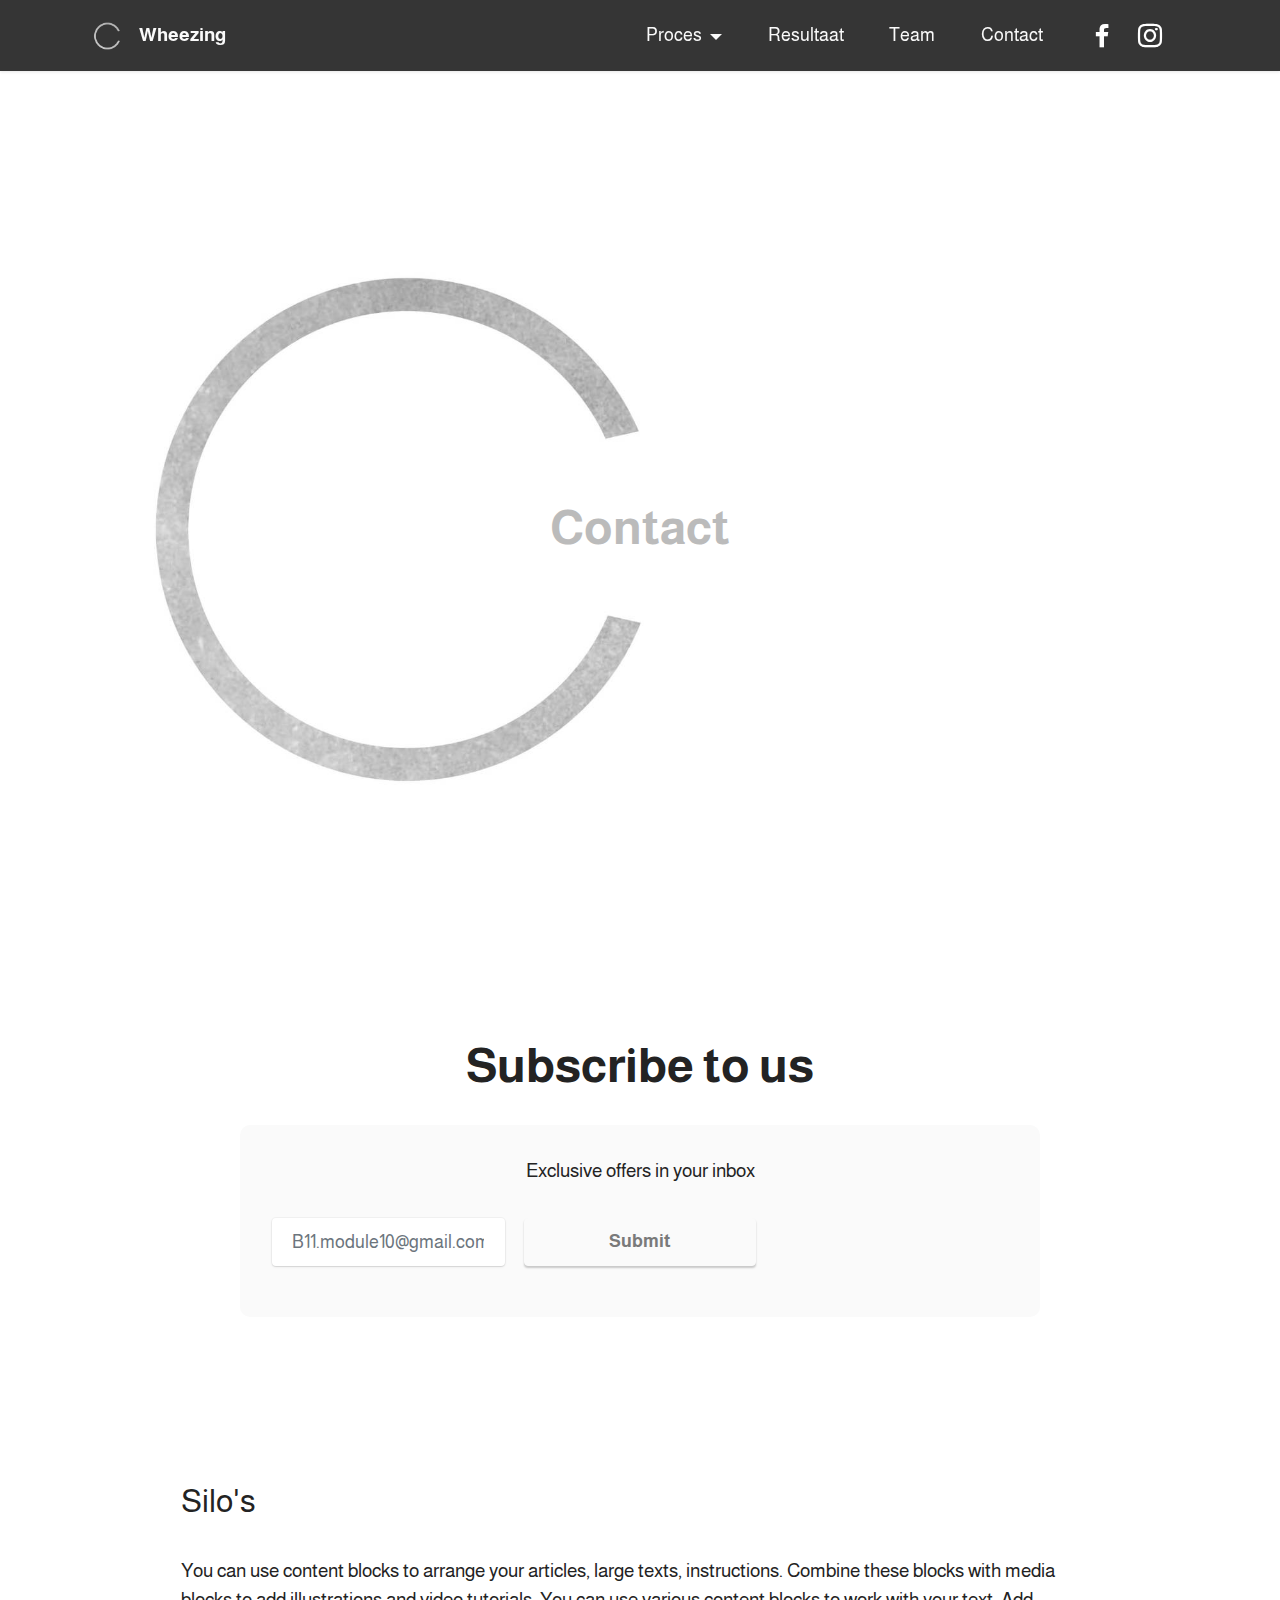
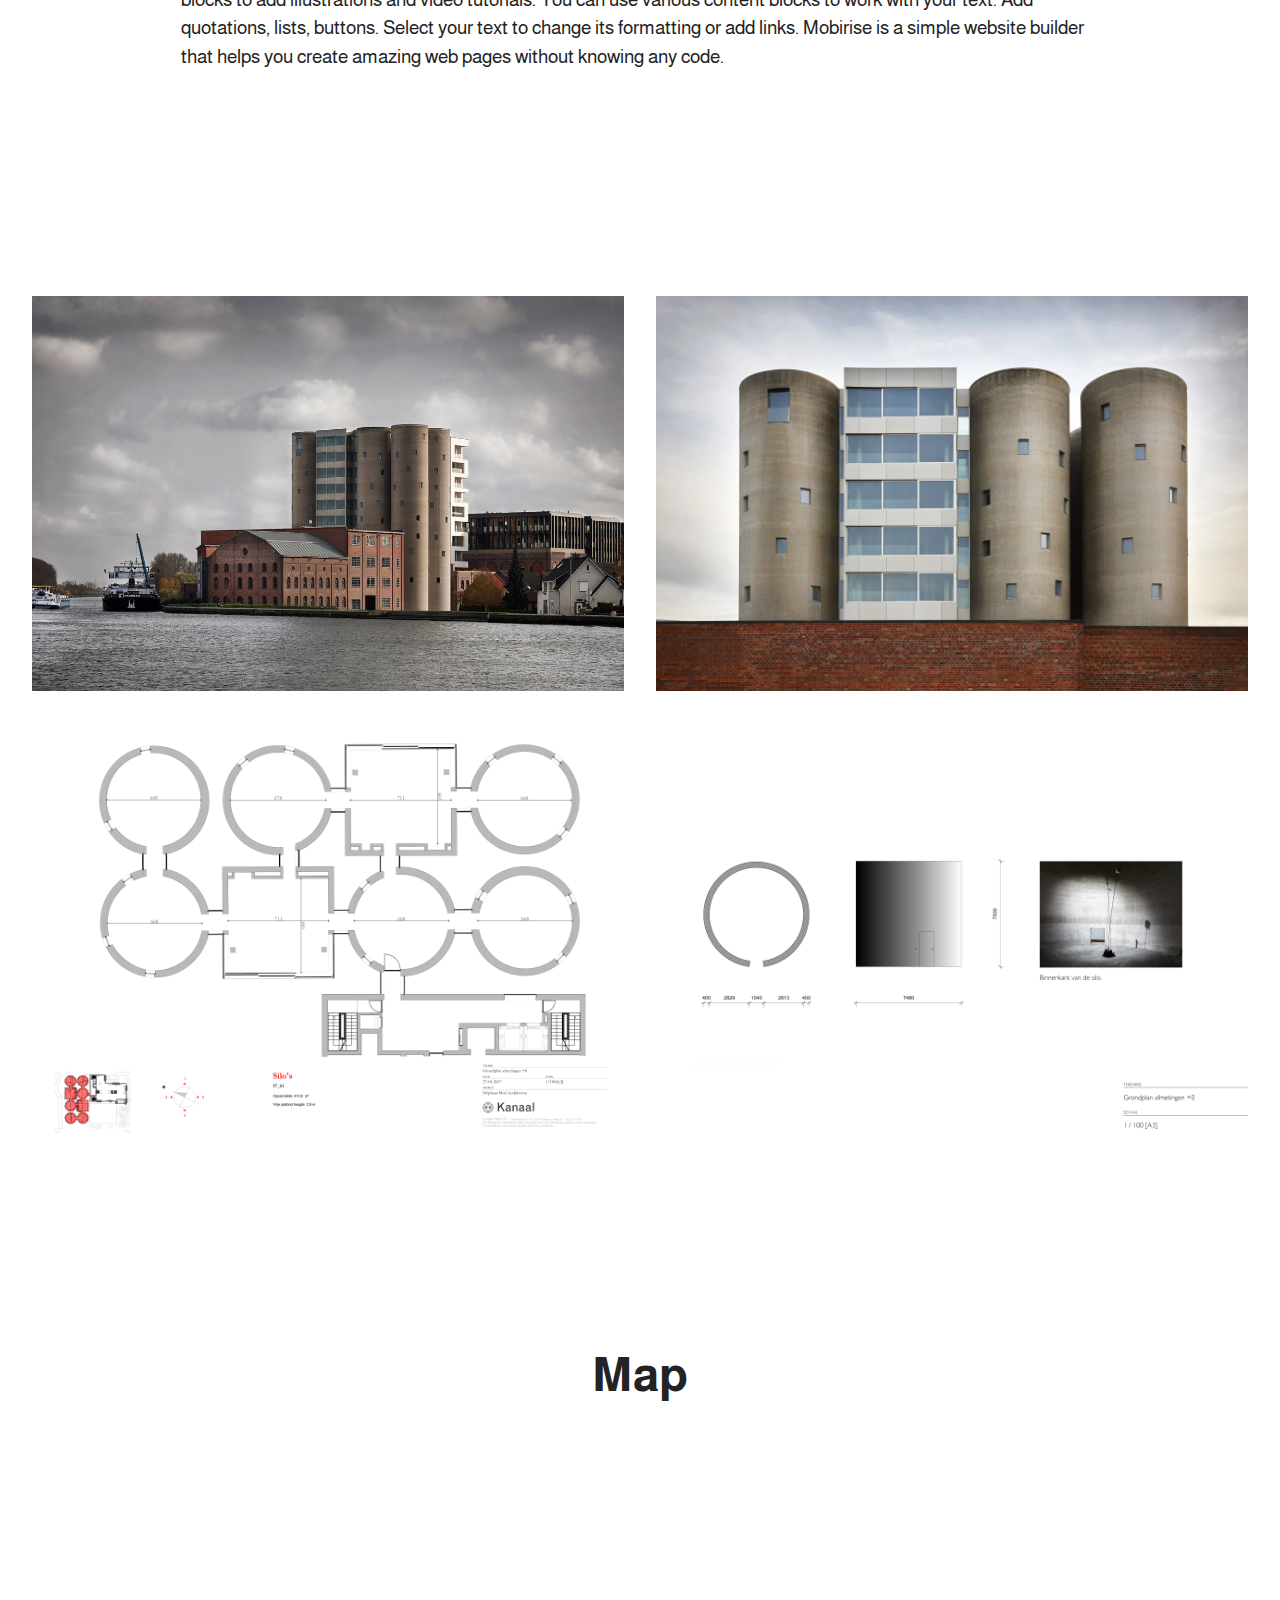
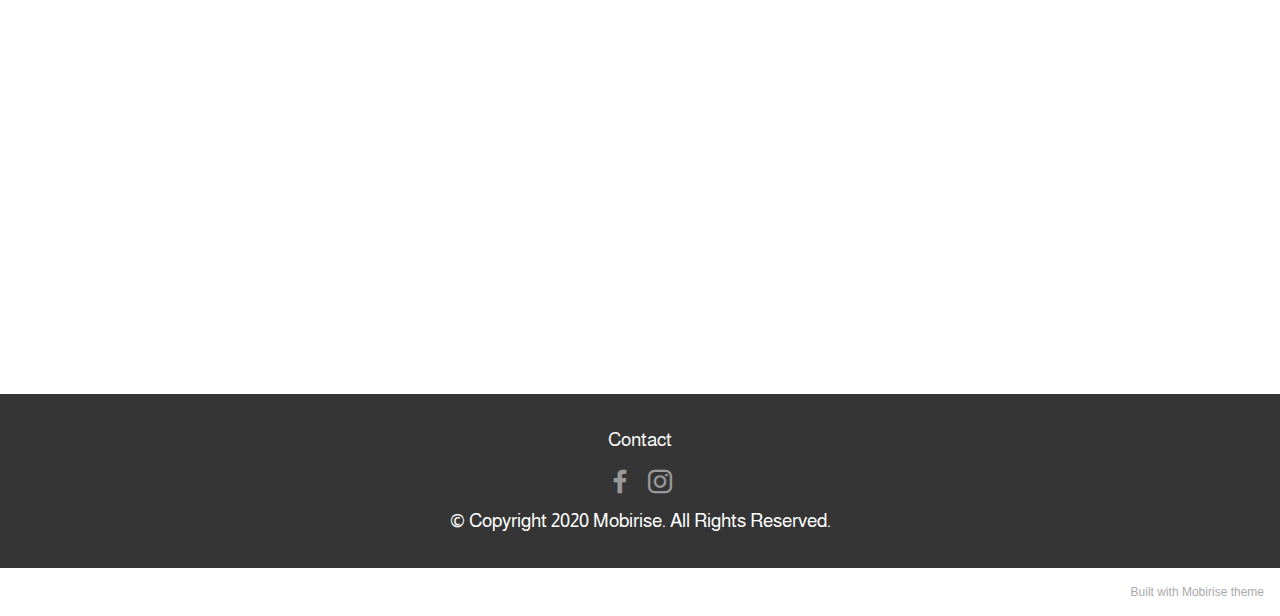
<file: page2.html>
<!DOCTYPE html>
<html  >
<head>
  <!-- Site made with Mobirise Website Builder v5.2.0, https://mobirise.com -->
  <meta charset="UTF-8">
  <meta http-equiv="X-UA-Compatible" content="IE=edge">
  <meta name="generator" content="Mobirise v5.2.0, mobirise.com">
  <meta name="viewport" content="width=device-width, initial-scale=1, minimum-scale=1">
  <link rel="shortcut icon" href="assets/images/logo-63x75.png" type="image/x-icon">
  <meta name="description" content="">
  
  
  <title>Contact</title>
  <link rel="stylesheet" href="assets/web/assets/mobirise-icons2/mobirise2.css">
  <link rel="stylesheet" href="assets/tether/tether.min.css">
  <link rel="stylesheet" href="assets/bootstrap/css/bootstrap.min.css">
  <link rel="stylesheet" href="assets/bootstrap/css/bootstrap-grid.min.css">
  <link rel="stylesheet" href="assets/bootstrap/css/bootstrap-reboot.min.css">
  <link rel="stylesheet" href="assets/formstyler/jquery.formstyler.css">
  <link rel="stylesheet" href="assets/formstyler/jquery.formstyler.theme.css">
  <link rel="stylesheet" href="assets/datepicker/jquery.datetimepicker.min.css">
  <link rel="stylesheet" href="assets/dropdown/css/style.css">
  <link rel="stylesheet" href="assets/socicon/css/styles.css">
  <link rel="stylesheet" href="assets/theme/css/style.css">
  <link rel="preload" as="style" href="assets/mobirise/css/mbr-additional.css"><link rel="stylesheet" href="assets/mobirise/css/mbr-additional.css" type="text/css">
  
  
  
  
</head>
<body>
  
  <section class="menu menu2 cid-sgTD7K5zZI" once="menu" id="menu2-a">
    
    <nav class="navbar navbar-dropdown navbar-fixed-top navbar-expand-lg">
        <div class="container">
            <div class="navbar-brand">
                <span class="navbar-logo">
                    <a href="https://mobiri.se">
                        <img src="assets/images/logo-63x75.png" alt="Mobirise" style="height: 3rem;">
                    </a>
                </span>
                <span class="navbar-caption-wrap"><a class="navbar-caption text-white display-7" href="https://mobiri.se">Wheezing</a></span>
            </div>
            <button class="navbar-toggler" type="button" data-toggle="collapse" data-target="#navbarSupportedContent" aria-controls="navbarNavAltMarkup" aria-expanded="false" aria-label="Toggle navigation">
                <div class="hamburger">
                    <span></span>
                    <span></span>
                    <span></span>
                    <span></span>
                </div>
            </button>
            <div class="collapse navbar-collapse" id="navbarSupportedContent">
                <ul class="navbar-nav nav-dropdown nav-right" data-app-modern-menu="true"><li class="nav-item dropdown"><a class="nav-link link text-white dropdown-toggle display-4" href="#" aria-expanded="false" data-toggle="dropdown-submenu">Proces</a><div class="dropdown-menu"><a class="text-white dropdown-item text-primary display-4" href="page5.html" aria-expanded="false">Katern A</a><a class="text-white dropdown-item text-primary display-4" href="page6.html" aria-expanded="false">Katern B</a><a class="text-white dropdown-item text-primary display-4" href="page7.html" aria-expanded="false">Katern C</a><a class="text-white dropdown-item text-primary display-4" href="page8.html" aria-expanded="false">Katern D</a></div></li><li class="nav-item"><a class="nav-link link text-white display-4" href="page1.html">Resultaat</a></li>
                    <li class="nav-item"><a class="nav-link link text-white text-primary display-4" href="page4.html" aria-expanded="false">Team</a></li><li class="nav-item"><a class="nav-link link text-white display-4" href="page2.html">Contact</a></li></ul>
                <div class="icons-menu">
                    <a class="iconfont-wrapper" href="https://www.facebook.com/Constante-Confrontatie-103755984905448/?tn-str=k*F" target="_blank">
                        <span class="p-2 mbr-iconfont socicon-facebook socicon"></span>
                    </a>
                    <a class="iconfont-wrapper" href="https://www.instagram.com/constanteconfrontatie/">
                        <span class="p-2 mbr-iconfont socicon-instagram socicon"></span>
                    </a>
                    
                    
                </div>
                
            </div>
        </div>
    </nav>
</section>

<section class="header6 cid-shUN9IxQgz mbr-fullscreen" id="header6-1z">

    

    

    <div class="align-center container">
        <div class="row justify-content-center">
            <div class="col-12 col-lg-10">
                <h1 class="mbr-section-title mbr-fonts-style mbr-white mb-3 display-2"><strong><br></strong><strong>Contact</strong></h1>
                
                
                
            </div>
        </div>
    </div>
</section>

<section class="form9 cid-sgU3NpwQlu" id="form9-e">
    
    
    <div class="container-fluid">
        <div class="mbr-section-head">
            <h3 class="mbr-section-title mbr-fonts-style align-center mb-0 display-2">
                <strong>Subscribe to us</strong>
            </h3>
            
        </div>
        <div class="row justify-content-center mt-4">
            <div class="col-lg-8 mx-auto mbr-form" data-form-type="formoid">
                <form action="https://mobirise.eu/" method="POST" class="mbr-form form-with-styler mx-auto" data-form-title="Form Name"><input type="hidden" name="email" data-form-email="true" value="nyBPmmofc7Q/8IC5R3fo4tDITkU6g9A6SmthsVsnSMqCmNvoLN/aGashWMnw+HXuQ5TKxyQfgd0OyvAJfek9rqNuyEMIImvvYRJN9jr/dYnomz/gf87DEqpe86+D4KhJ">
                    <div class="">
                        <div hidden="hidden" data-form-alert="" class="alert alert-success col-12">Thanks for filling out the form!</div>
                        <div hidden="hidden" data-form-alert-danger="" class="alert alert-danger col-12">Oops...! some problem!</div>
                    </div>
                    <div class="dragArea row">
                        <div class="col-lg-12">
                            <p class="mbr-text mbr-fonts-style align-center mb-4 display-7"> Exclusive offers in your inbox</p>
                        </div>
                        
                        <div data-for="email" class="col-lg-4 col-md-12 col-sm-12 form-group">
                            <input type="email" name="email" placeholder="B11.module10@gmail.com" data-form-field="email" class="form-control" value="" id="email-form9-e">
                        </div>
                        <div class="col-lg-4 col-md-12 col-sm-12 mbr-section-btn align-center"><button type="submit" class="btn btn-white display-4">Submit</button></div>
                    </div>
                </form>
            </div>
        </div>
    </div>
</section>

<section class="content5 cid-sgTBXro59P" id="content5-6">
    
    <div class="container">
        <div class="row justify-content-center">
            <div class="col-md-12 col-lg-10">
                
                <h4 class="mbr-section-subtitle mbr-fonts-style mb-4 display-5">Silo's</h4>
                <p class="mbr-text mbr-fonts-style display-7">
                    You can use content blocks to arrange your articles, large texts, instructions. Combine these blocks with media blocks to add illustrations and video tutorials. You can use various content blocks to work with your text. Add quotations, lists, buttons. Select your text to change its formatting or add links. Mobirise is a simple website builder that helps you create amazing web pages without knowing any code.</p>
            </div>
        </div>
    </div>
</section>

<section class="gallery6 mbr-gallery cid-shxnud39OE" id="gallery6-1n">
    

    

    <div class="container-fluid">
        
        <div class="row mbr-gallery mt-4">
            <div class="col-12 col-md-6 col-lg-6 item gallery-image">
                <div class="item-wrapper" data-toggle="modal" data-target="#si6pCoMM56-modal">
                    <img class="w-100" src="assets/images/foto-15-1344x756.jpg" alt="" data-slide-to="0" data-target="#lb-si6pCoMM56">
                    <div class="icon-wrapper">
                        <span class="mobi-mbri mobi-mbri-search mbr-iconfont mbr-iconfont-btn"></span>
                    </div>
                </div>
                
            </div>
            <div class="col-12 col-md-6 col-lg-6 item gallery-image">
                <div class="item-wrapper" data-toggle="modal" data-target="#si6pCoMM56-modal">
                    <img class="w-100" src="assets/images/foto-14-1200x800.jpg" alt="" data-slide-to="1" data-target="#lb-si6pCoMM56">
                    <div class="icon-wrapper">
                        <span class="mobi-mbri mobi-mbri-search mbr-iconfont mbr-iconfont-btn"></span>
                    </div>
                </div>
                
            </div>
            <div class="col-12 col-md-6 col-lg-6 item gallery-image">
                <div class="item-wrapper" data-toggle="modal" data-target="#si6pCoMM56-modal">
                    <img class="w-100" src="assets/images/plan-1-1280x904.png" alt="" data-slide-to="2" data-target="#lb-si6pCoMM56">
                    <div class="icon-wrapper">
                        <span class="mobi-mbri mobi-mbri-search mbr-iconfont mbr-iconfont-btn"></span>
                    </div>
                </div>
                
            </div>
            <div class="col-12 col-md-6 col-lg-6 item gallery-image">
                <div class="item-wrapper" data-toggle="modal" data-target="#si6pCoMM56-modal">
                    <img class="w-100" src="assets/images/plan-4-1280x904.png" alt="" data-slide-to="3" data-target="#lb-si6pCoMM56">
                    <div class="icon-wrapper">
                        <span class="mobi-mbri mobi-mbri-search mbr-iconfont mbr-iconfont-btn"></span>
                    </div>
                </div>
                
            </div>
        </div>

        <div class="modal mbr-slider" tabindex="-1" role="dialog" aria-hidden="true" id="si6pCoMM56-modal">
            <div class="modal-dialog" role="document">
                <div class="modal-content">
                    <div class="modal-body">
                        <div class="carousel slide" id="lb-si6pCoMM56" data-interval="5000">
                            <div class="carousel-inner">
                                <div class="carousel-item active">
                                    <img class="d-block w-100" src="assets/images/foto-15-1344x756.jpg" alt="">
                                </div>
                                <div class="carousel-item">
                                    <img class="d-block w-100" src="assets/images/foto-14-1200x800.jpg" alt="">
                                </div>
                                <div class="carousel-item">
                                    <img class="d-block w-100" src="assets/images/plan-1-1280x904.png" alt="">
                                </div>
                                <div class="carousel-item">
                                    <img class="d-block w-100" src="assets/images/plan-4-1280x904.png" alt="">
                                </div>
                            </div>
                            <ol class="carousel-indicators">
                                <li data-slide-to="0" class="active" data-target="#lb-si6pCoMM56"></li>
                                <li data-slide-to="1" data-target="#lb-si6pCoMM56"></li>
                                <li data-slide-to="2" data-target="#lb-si6pCoMM56"></li>
                                <li data-slide-to="3" data-target="#lb-si6pCoMM56"></li>
                            </ol>
                            <a role="button" href="" class="close" data-dismiss="modal" aria-label="Close">
                            </a>
                            <a class="carousel-control-prev carousel-control" role="button" data-slide="prev" href="#lb-si6pCoMM56">
                                <span class="mobi-mbri mobi-mbri-arrow-prev" aria-hidden="true"></span>
                                <span class="sr-only">Previous</span>
                            </a>
                            <a class="carousel-control-next carousel-control" role="button" data-slide="next" href="#lb-si6pCoMM56">
                                <span class="mobi-mbri mobi-mbri-arrow-next" aria-hidden="true"></span>
                                <span class="sr-only">Next</span>
                            </a>
                        </div>
                    </div>
                </div>
            </div>
        </div>
    </div>
</section>

<section class="map1 cid-sgTBTGbYlJ" id="map1-5">
    
    
    <div class="container">
        <div class="mbr-section-head mb-4">
            <h3 class="mbr-section-title mbr-fonts-style align-center mb-0 display-2">
                <strong>Map</strong>
            </h3>
            
        </div>
        <div class="google-map"><iframe frameborder="0" style="border:0" src="https://www.google.com/maps/embed/v1/place?key=AIzaSyDk89J4FSunMF33ruMVWJaJht_Ro0kvoXs&amp;q=iframe" allowfullscreen=""></iframe></div>
    </div>
</section>

<section class="footer3 cid-shlRQKzW8U" once="footers" id="footer3-n">

    

    

    <div class="container">
        <div class="media-container-row align-center mbr-white">
            <div class="row row-links">
                <ul class="foot-menu">
                    
                    
                    
                    
                    
                <li class="foot-menu-item mbr-fonts-style display-7"><a href="page2.html" class="text-white">Contact</a></li></ul>
            </div>
            <div class="row social-row">
                <div class="social-list align-right pb-2">
                    
                    
                    
                    
                    
                    
                <div class="soc-item">
                        <a href="https://www.facebook.com/Constante-Confrontatie-103755984905448/?tn-str=k*F" target="_blank">
                            <span class="mbr-iconfont mbr-iconfont-social socicon-facebook socicon"></span>
                        </a>
                    </div><div class="soc-item">
                        <a href="https://www.instagram.com/constanteconfrontatie/" target="_blank">
                            <span class="mbr-iconfont mbr-iconfont-social socicon-instagram socicon"></span>
                        </a>
                    </div></div>
            </div>
            <div class="row row-copirayt">
                <p class="mbr-text mb-0 mbr-fonts-style mbr-white align-center display-7">
                    © Copyright 2020 Mobirise. All Rights Reserved.
                </p>
            </div>
        </div>
    </div>
</section><section style="background-color: #fff; font-family: -apple-system, BlinkMacSystemFont, 'Segoe UI', 'Roboto', 'Helvetica Neue', Arial, sans-serif; color:#aaa; font-size:12px; padding: 0; align-items: center; display: flex;"><a href="https://mobirise.site/n" style="flex: 1 1; height: 3rem; padding-left: 1rem;"></a><p style="flex: 0 0 auto; margin:0; padding-right:1rem;">Built with <a href="https://mobirise.site/b" style="color:#aaa;">Mobirise</a> theme</p></section><script src="assets/web/assets/jquery/jquery.min.js"></script>  <script src="assets/popper/popper.min.js"></script>  <script src="assets/tether/tether.min.js"></script>  <script src="assets/bootstrap/js/bootstrap.min.js"></script>  <script src="assets/smoothscroll/smooth-scroll.js"></script>  <script src="assets/formstyler/jquery.formstyler.js"></script>  <script src="assets/formstyler/jquery.formstyler.min.js"></script>  <script src="assets/datepicker/jquery.datetimepicker.full.js"></script>  <script src="assets/dropdown/js/nav-dropdown.js"></script>  <script src="assets/dropdown/js/navbar-dropdown.js"></script>  <script src="assets/touchswipe/jquery.touch-swipe.min.js"></script>  <script src="assets/theme/js/script.js"></script>  <script src="assets/formoid/formoid.min.js"></script>  
  
  
</body>
</html>
</file>
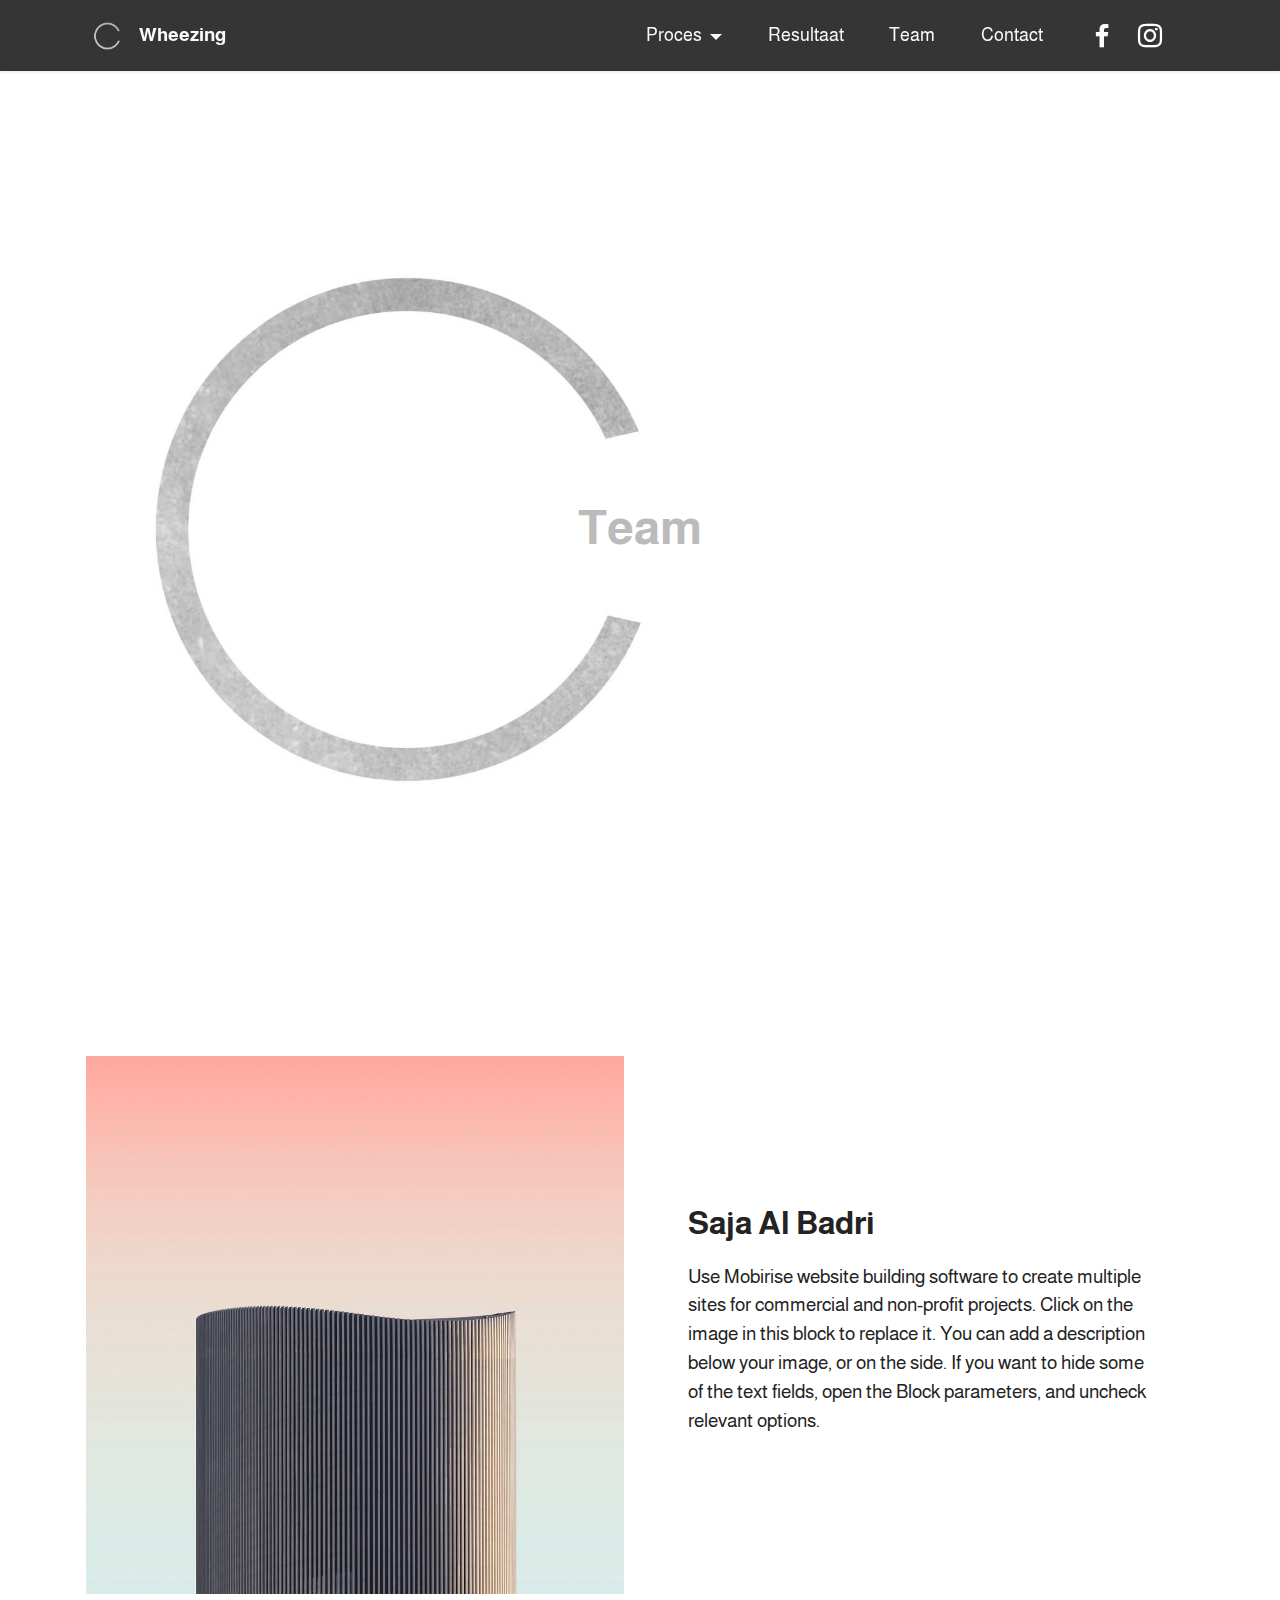
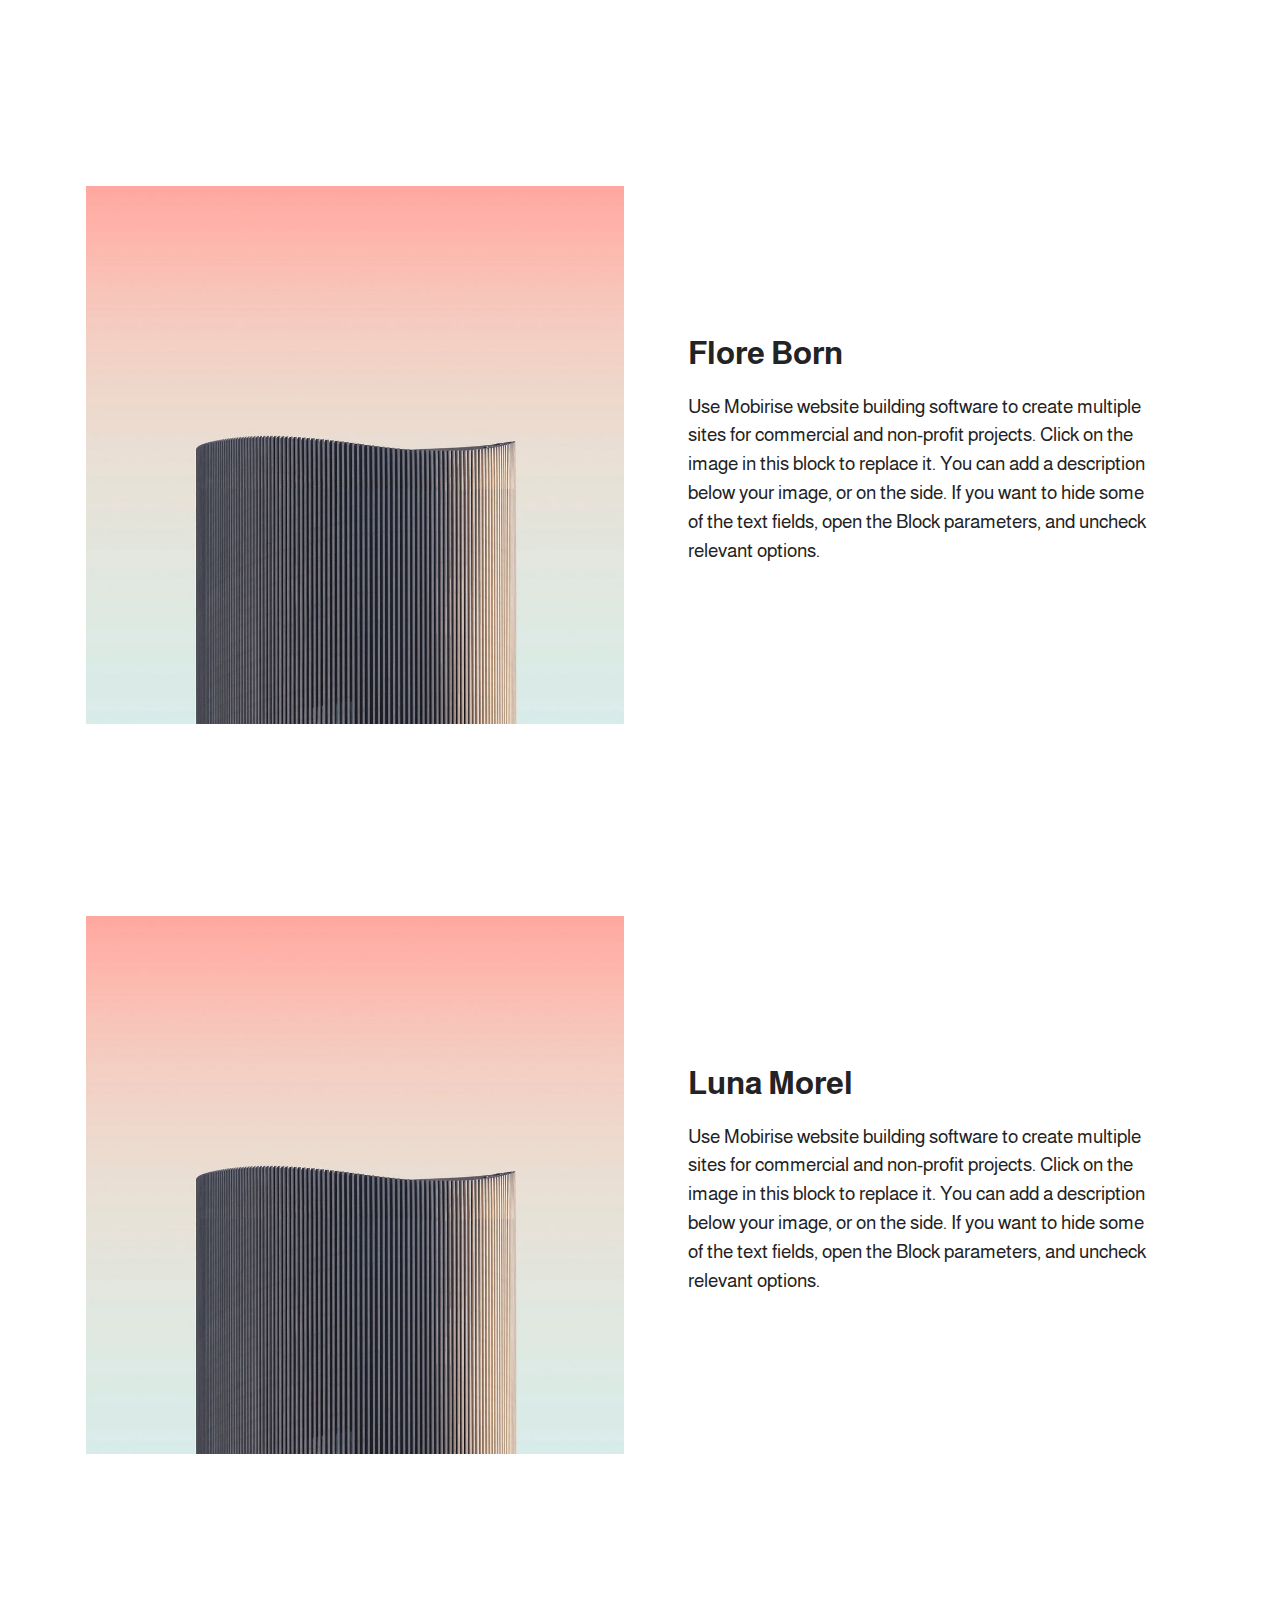
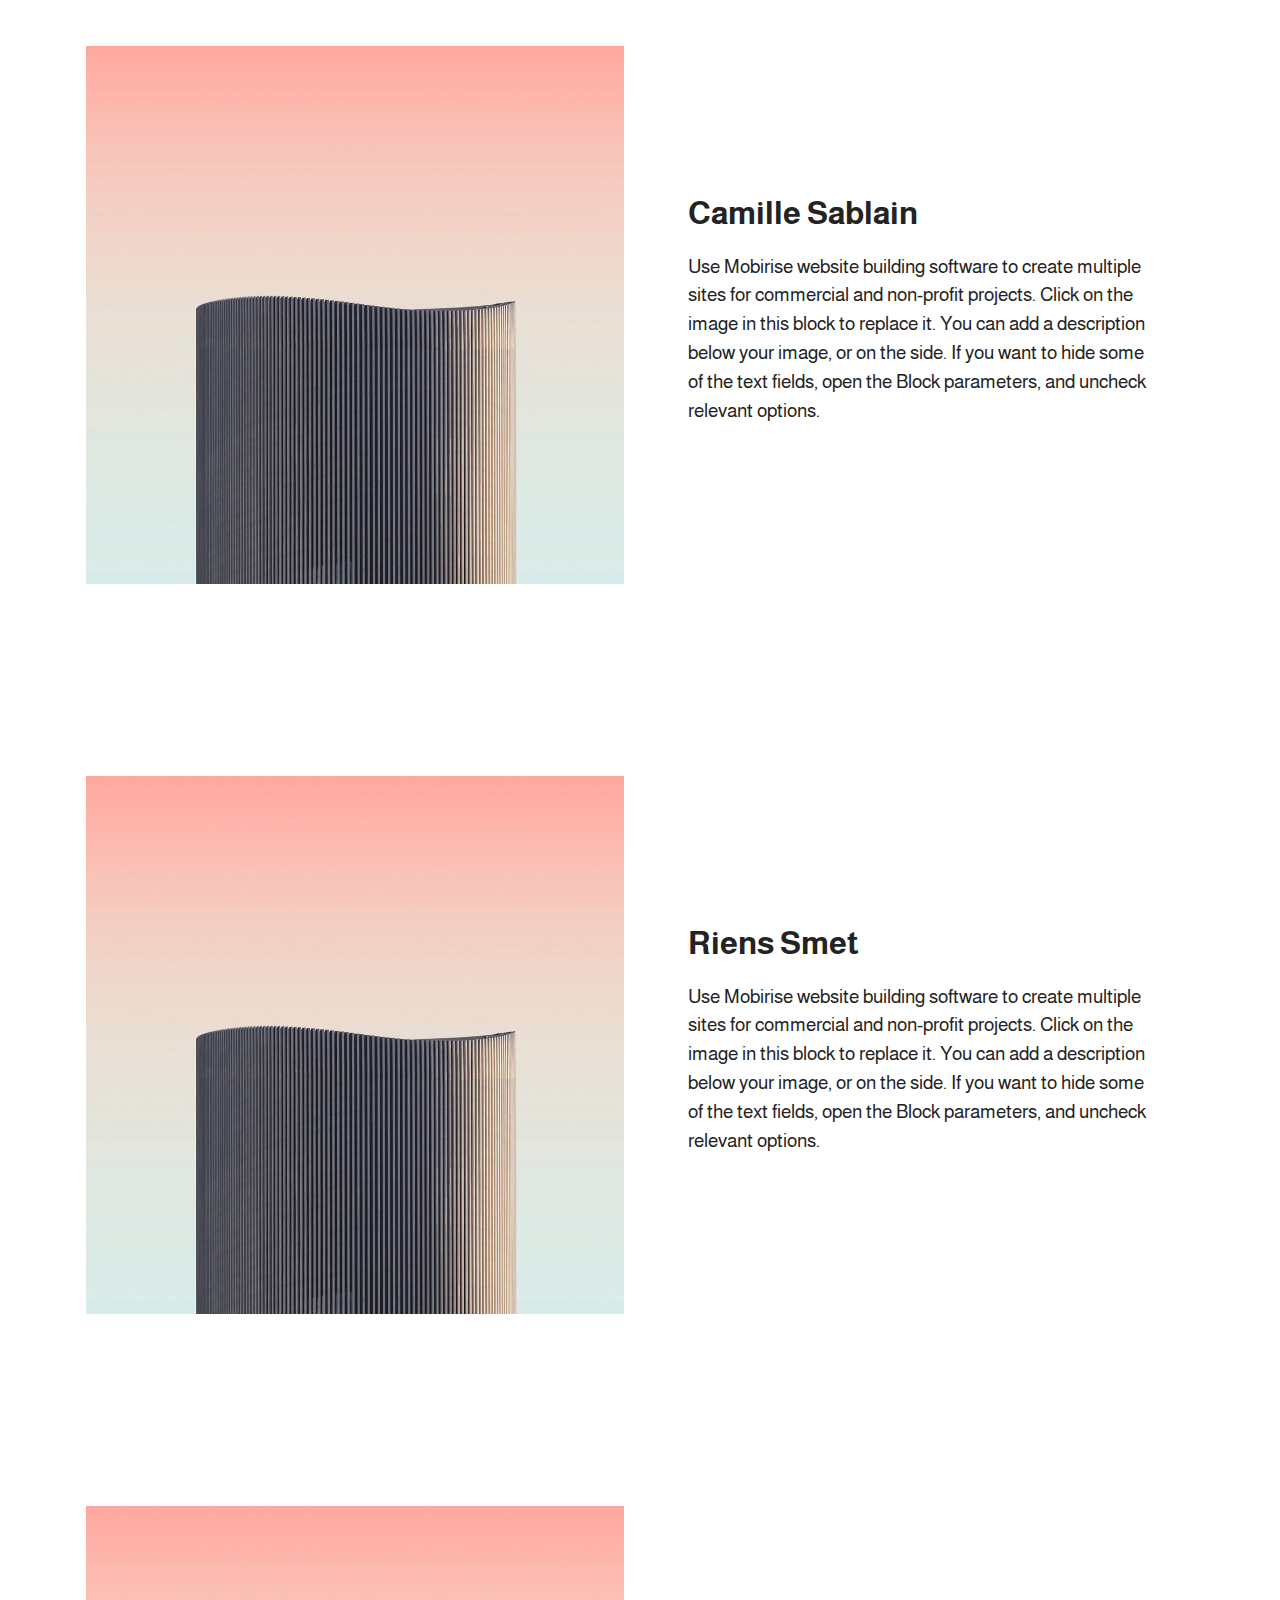
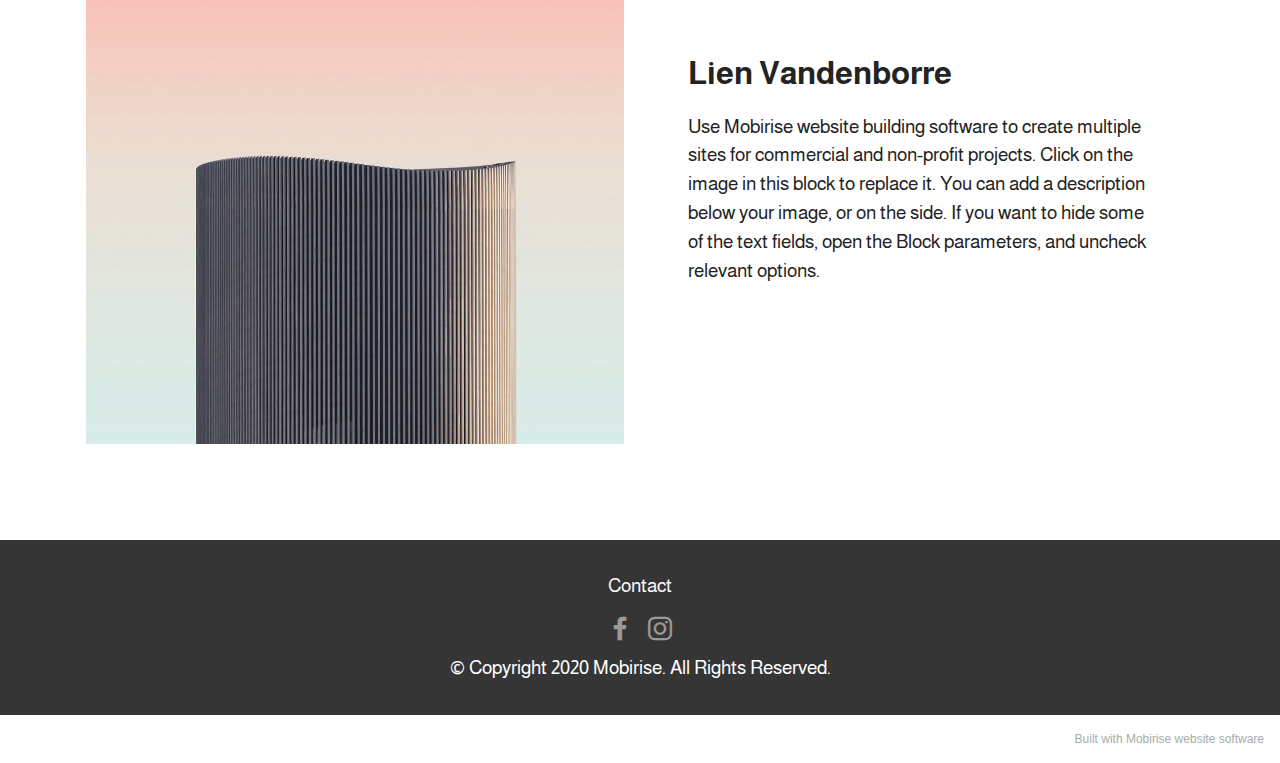
<file: page4.html>
<!DOCTYPE html>
<html  >
<head>
  <!-- Site made with Mobirise Website Builder v5.2.0, https://mobirise.com -->
  <meta charset="UTF-8">
  <meta http-equiv="X-UA-Compatible" content="IE=edge">
  <meta name="generator" content="Mobirise v5.2.0, mobirise.com">
  <meta name="viewport" content="width=device-width, initial-scale=1, minimum-scale=1">
  <link rel="shortcut icon" href="assets/images/logo-63x75.png" type="image/x-icon">
  <meta name="description" content="">
  
  
  <title>Team</title>
  <link rel="stylesheet" href="assets/tether/tether.min.css">
  <link rel="stylesheet" href="assets/bootstrap/css/bootstrap.min.css">
  <link rel="stylesheet" href="assets/bootstrap/css/bootstrap-grid.min.css">
  <link rel="stylesheet" href="assets/bootstrap/css/bootstrap-reboot.min.css">
  <link rel="stylesheet" href="assets/dropdown/css/style.css">
  <link rel="stylesheet" href="assets/socicon/css/styles.css">
  <link rel="stylesheet" href="assets/theme/css/style.css">
  <link rel="preload" as="style" href="assets/mobirise/css/mbr-additional.css"><link rel="stylesheet" href="assets/mobirise/css/mbr-additional.css" type="text/css">
  
  
  
  
</head>
<body>
  
  <section class="menu menu2 cid-sgTD7K5zZI" once="menu" id="menu2-f">
    
    <nav class="navbar navbar-dropdown navbar-fixed-top navbar-expand-lg">
        <div class="container">
            <div class="navbar-brand">
                <span class="navbar-logo">
                    <a href="https://mobiri.se">
                        <img src="assets/images/logo-63x75.png" alt="Mobirise" style="height: 3rem;">
                    </a>
                </span>
                <span class="navbar-caption-wrap"><a class="navbar-caption text-white display-7" href="https://mobiri.se">Wheezing</a></span>
            </div>
            <button class="navbar-toggler" type="button" data-toggle="collapse" data-target="#navbarSupportedContent" aria-controls="navbarNavAltMarkup" aria-expanded="false" aria-label="Toggle navigation">
                <div class="hamburger">
                    <span></span>
                    <span></span>
                    <span></span>
                    <span></span>
                </div>
            </button>
            <div class="collapse navbar-collapse" id="navbarSupportedContent">
                <ul class="navbar-nav nav-dropdown nav-right" data-app-modern-menu="true"><li class="nav-item dropdown"><a class="nav-link link text-white dropdown-toggle display-4" href="#" aria-expanded="false" data-toggle="dropdown-submenu">Proces</a><div class="dropdown-menu"><a class="text-white dropdown-item text-primary display-4" href="page5.html" aria-expanded="false">Katern A</a><a class="text-white dropdown-item text-primary display-4" href="page6.html" aria-expanded="false">Katern B</a><a class="text-white dropdown-item text-primary display-4" href="page7.html" aria-expanded="false">Katern C</a><a class="text-white dropdown-item text-primary display-4" href="page8.html" aria-expanded="false">Katern D</a></div></li><li class="nav-item"><a class="nav-link link text-white display-4" href="page1.html">Resultaat</a></li>
                    <li class="nav-item"><a class="nav-link link text-white text-primary display-4" href="page4.html" aria-expanded="false">Team</a></li><li class="nav-item"><a class="nav-link link text-white display-4" href="page2.html">Contact</a></li></ul>
                <div class="icons-menu">
                    <a class="iconfont-wrapper" href="https://www.facebook.com/Constante-Confrontatie-103755984905448/?tn-str=k*F" target="_blank">
                        <span class="p-2 mbr-iconfont socicon-facebook socicon"></span>
                    </a>
                    <a class="iconfont-wrapper" href="https://www.instagram.com/constanteconfrontatie/">
                        <span class="p-2 mbr-iconfont socicon-instagram socicon"></span>
                    </a>
                    
                    
                </div>
                
            </div>
        </div>
    </nav>
</section>

<section class="header6 cid-shUMDBc8b3 mbr-fullscreen" id="header6-1w">

    

    

    <div class="align-center container">
        <div class="row justify-content-center">
            <div class="col-12 col-lg-10">
                <h1 class="mbr-section-title mbr-fonts-style mbr-white mb-3 display-2"><strong><br></strong><strong>Team</strong></h1>
                
                
                
            </div>
        </div>
    </div>
</section>

<section class="image1 cid-shmVPmlRRX" id="image1-o">
    

    

    <div class="container">
        <div class="row align-items-center">
            <div class="col-12 col-lg-6">
                <div class="image-wrapper">
                    <img src="assets/images/4.jpg" alt="Mobirise">
                    
                </div>
            </div>
            <div class="col-12 col-lg">
                <div class="text-wrapper">
                    <h3 class="mbr-section-title mbr-fonts-style mb-3 display-5">
                        <strong>Saja Al Badri</strong></h3>
                    <p class="mbr-text mbr-fonts-style display-7">
                        Use Mobirise website building software to create multiple sites for commercial and non-profit projects. Click on the image in this block to replace it. You can add a description below your image, or on the side. If you want to hide some of the text fields, open the Block parameters, and uncheck relevant options.</p>
                </div>
            </div>
        </div>
    </div>
</section>

<section class="image1 cid-shmW9bTZ0u" id="image1-q">
    

    

    <div class="container">
        <div class="row align-items-center">
            <div class="col-12 col-lg-6">
                <div class="image-wrapper">
                    <img src="assets/images/4.jpg" alt="Mobirise">
                    
                </div>
            </div>
            <div class="col-12 col-lg">
                <div class="text-wrapper">
                    <h3 class="mbr-section-title mbr-fonts-style mb-3 display-5">
                        <strong>Flore Born</strong></h3>
                    <p class="mbr-text mbr-fonts-style display-7">
                        Use Mobirise website building software to create multiple sites for commercial and non-profit projects. Click on the image in this block to replace it. You can add a description below your image, or on the side. If you want to hide some of the text fields, open the Block parameters, and uncheck relevant options.</p>
                </div>
            </div>
        </div>
    </div>
</section>

<section class="image1 cid-shmW9COjHm" id="image1-r">
    

    

    <div class="container">
        <div class="row align-items-center">
            <div class="col-12 col-lg-6">
                <div class="image-wrapper">
                    <img src="assets/images/4.jpg" alt="Mobirise">
                    
                </div>
            </div>
            <div class="col-12 col-lg">
                <div class="text-wrapper">
                    <h3 class="mbr-section-title mbr-fonts-style mb-3 display-5">
                        <strong>Luna Morel</strong></h3>
                    <p class="mbr-text mbr-fonts-style display-7">
                        Use Mobirise website building software to create multiple sites for commercial and non-profit projects. Click on the image in this block to replace it. You can add a description below your image, or on the side. If you want to hide some of the text fields, open the Block parameters, and uncheck relevant options.</p>
                </div>
            </div>
        </div>
    </div>
</section>

<section class="image1 cid-shmWa4j85F" id="image1-s">
    

    

    <div class="container">
        <div class="row align-items-center">
            <div class="col-12 col-lg-6">
                <div class="image-wrapper">
                    <img src="assets/images/4.jpg" alt="Mobirise">
                    
                </div>
            </div>
            <div class="col-12 col-lg">
                <div class="text-wrapper">
                    <h3 class="mbr-section-title mbr-fonts-style mb-3 display-5">
                        <strong>Camille Sablain</strong></h3>
                    <p class="mbr-text mbr-fonts-style display-7">
                        Use Mobirise website building software to create multiple sites for commercial and non-profit projects. Click on the image in this block to replace it. You can add a description below your image, or on the side. If you want to hide some of the text fields, open the Block parameters, and uncheck relevant options.</p>
                </div>
            </div>
        </div>
    </div>
</section>

<section class="image1 cid-shmWbvA3kc" id="image1-t">
    

    

    <div class="container">
        <div class="row align-items-center">
            <div class="col-12 col-lg-6">
                <div class="image-wrapper">
                    <img src="assets/images/4.jpg" alt="Mobirise">
                    
                </div>
            </div>
            <div class="col-12 col-lg">
                <div class="text-wrapper">
                    <h3 class="mbr-section-title mbr-fonts-style mb-3 display-5">
                        <strong>Riens Smet</strong></h3>
                    <p class="mbr-text mbr-fonts-style display-7">
                        Use Mobirise website building software to create multiple sites for commercial and non-profit projects. Click on the image in this block to replace it. You can add a description below your image, or on the side. If you want to hide some of the text fields, open the Block parameters, and uncheck relevant options.</p>
                </div>
            </div>
        </div>
    </div>
</section>

<section class="image1 cid-shmWbWTpuf" id="image1-u">
    

    

    <div class="container">
        <div class="row align-items-center">
            <div class="col-12 col-lg-6">
                <div class="image-wrapper">
                    <img src="assets/images/4.jpg" alt="Mobirise">
                    
                </div>
            </div>
            <div class="col-12 col-lg">
                <div class="text-wrapper">
                    <h3 class="mbr-section-title mbr-fonts-style mb-3 display-5">
                        <strong>Lien Vandenborre</strong></h3>
                    <p class="mbr-text mbr-fonts-style display-7">
                        Use Mobirise website building software to create multiple sites for commercial and non-profit projects. Click on the image in this block to replace it. You can add a description below your image, or on the side. If you want to hide some of the text fields, open the Block parameters, and uncheck relevant options.</p>
                </div>
            </div>
        </div>
    </div>
</section>

<section class="footer3 cid-shlRQKzW8U" once="footers" id="footer3-n">

    

    

    <div class="container">
        <div class="media-container-row align-center mbr-white">
            <div class="row row-links">
                <ul class="foot-menu">
                    
                    
                    
                    
                    
                <li class="foot-menu-item mbr-fonts-style display-7"><a href="page2.html" class="text-white">Contact</a></li></ul>
            </div>
            <div class="row social-row">
                <div class="social-list align-right pb-2">
                    
                    
                    
                    
                    
                    
                <div class="soc-item">
                        <a href="https://www.facebook.com/Constante-Confrontatie-103755984905448/?tn-str=k*F" target="_blank">
                            <span class="mbr-iconfont mbr-iconfont-social socicon-facebook socicon"></span>
                        </a>
                    </div><div class="soc-item">
                        <a href="https://www.instagram.com/constanteconfrontatie/" target="_blank">
                            <span class="mbr-iconfont mbr-iconfont-social socicon-instagram socicon"></span>
                        </a>
                    </div></div>
            </div>
            <div class="row row-copirayt">
                <p class="mbr-text mb-0 mbr-fonts-style mbr-white align-center display-7">
                    © Copyright 2020 Mobirise. All Rights Reserved.
                </p>
            </div>
        </div>
    </div>
</section><section style="background-color: #fff; font-family: -apple-system, BlinkMacSystemFont, 'Segoe UI', 'Roboto', 'Helvetica Neue', Arial, sans-serif; color:#aaa; font-size:12px; padding: 0; align-items: center; display: flex;"><a href="https://mobirise.site/a" style="flex: 1 1; height: 3rem; padding-left: 1rem;"></a><p style="flex: 0 0 auto; margin:0; padding-right:1rem;"><a href="https://mobirise.site/i" style="color:#aaa;">Built with Mobirise</a> website software</p></section><script src="assets/web/assets/jquery/jquery.min.js"></script>  <script src="assets/popper/popper.min.js"></script>  <script src="assets/tether/tether.min.js"></script>  <script src="assets/bootstrap/js/bootstrap.min.js"></script>  <script src="assets/smoothscroll/smooth-scroll.js"></script>  <script src="assets/dropdown/js/nav-dropdown.js"></script>  <script src="assets/dropdown/js/navbar-dropdown.js"></script>  <script src="assets/touchswipe/jquery.touch-swipe.min.js"></script>  <script src="assets/theme/js/script.js"></script>  
  
  
</body>
</html>
</file>
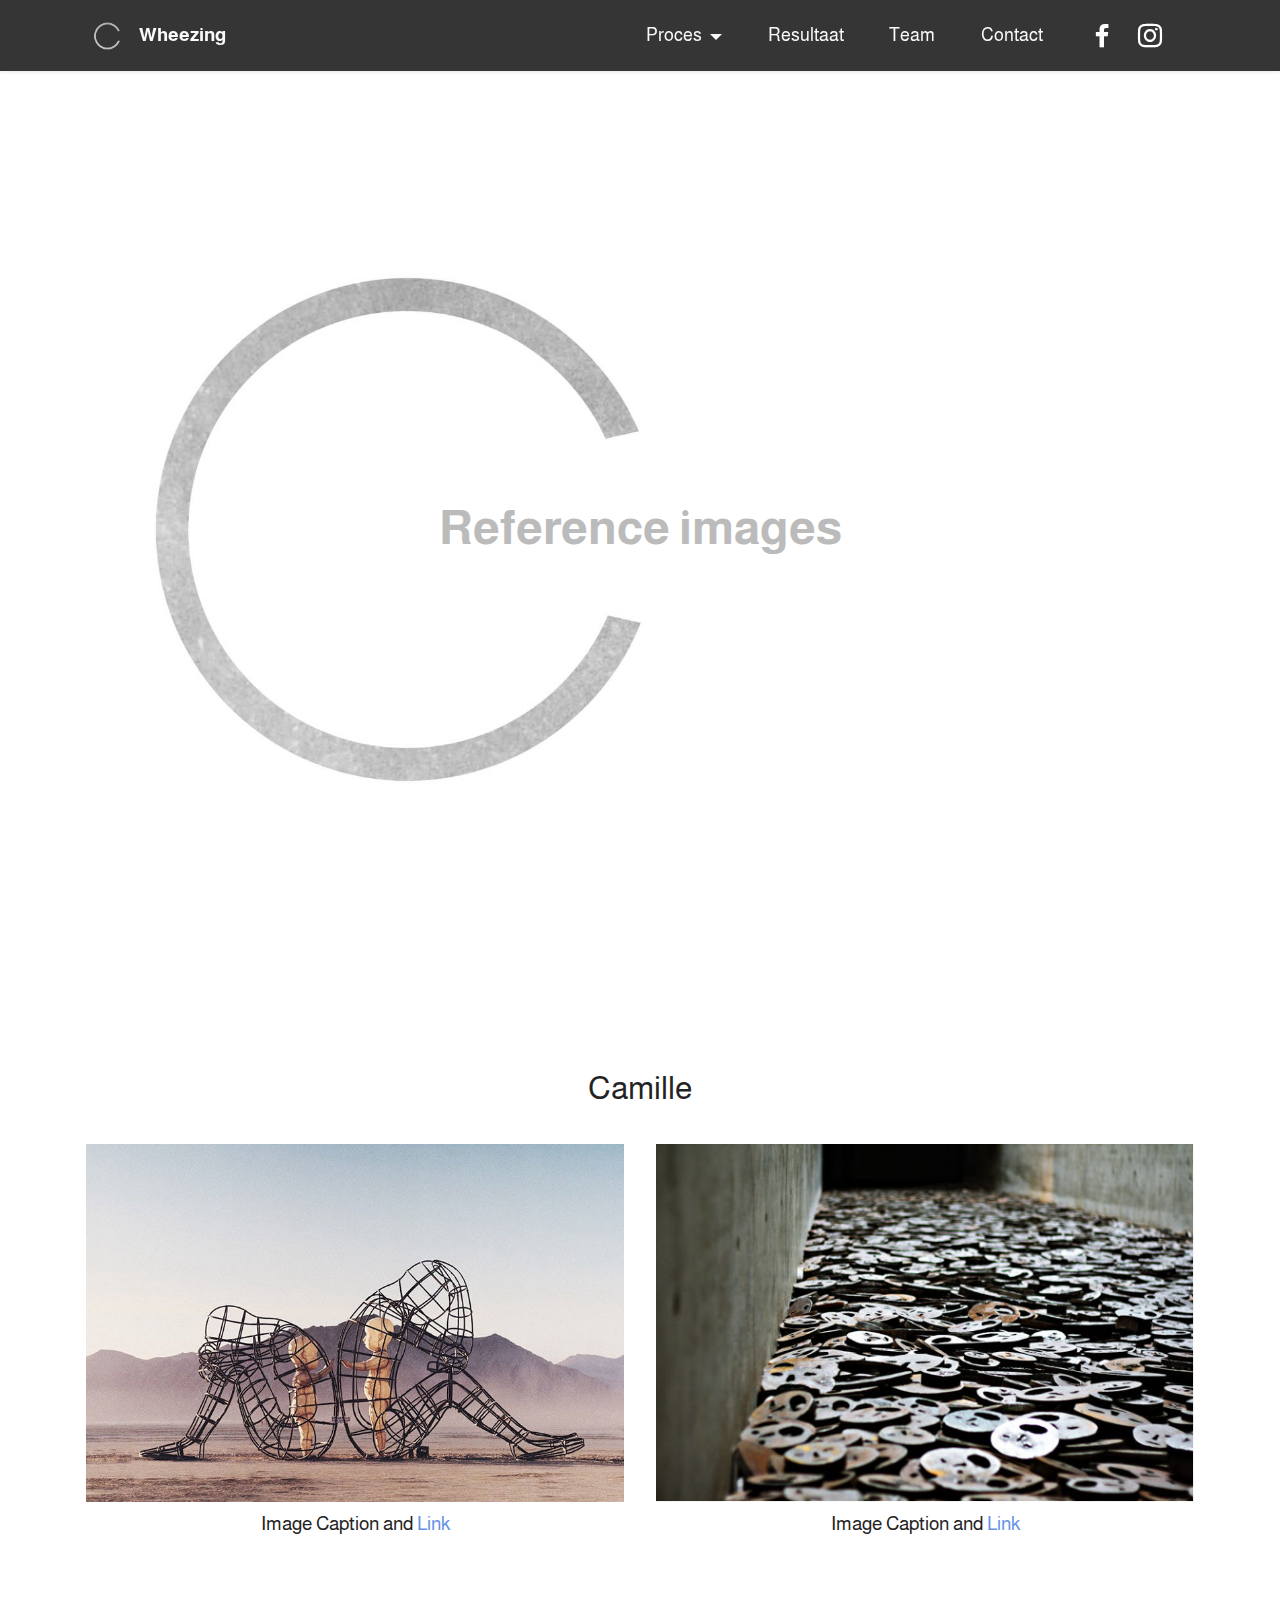
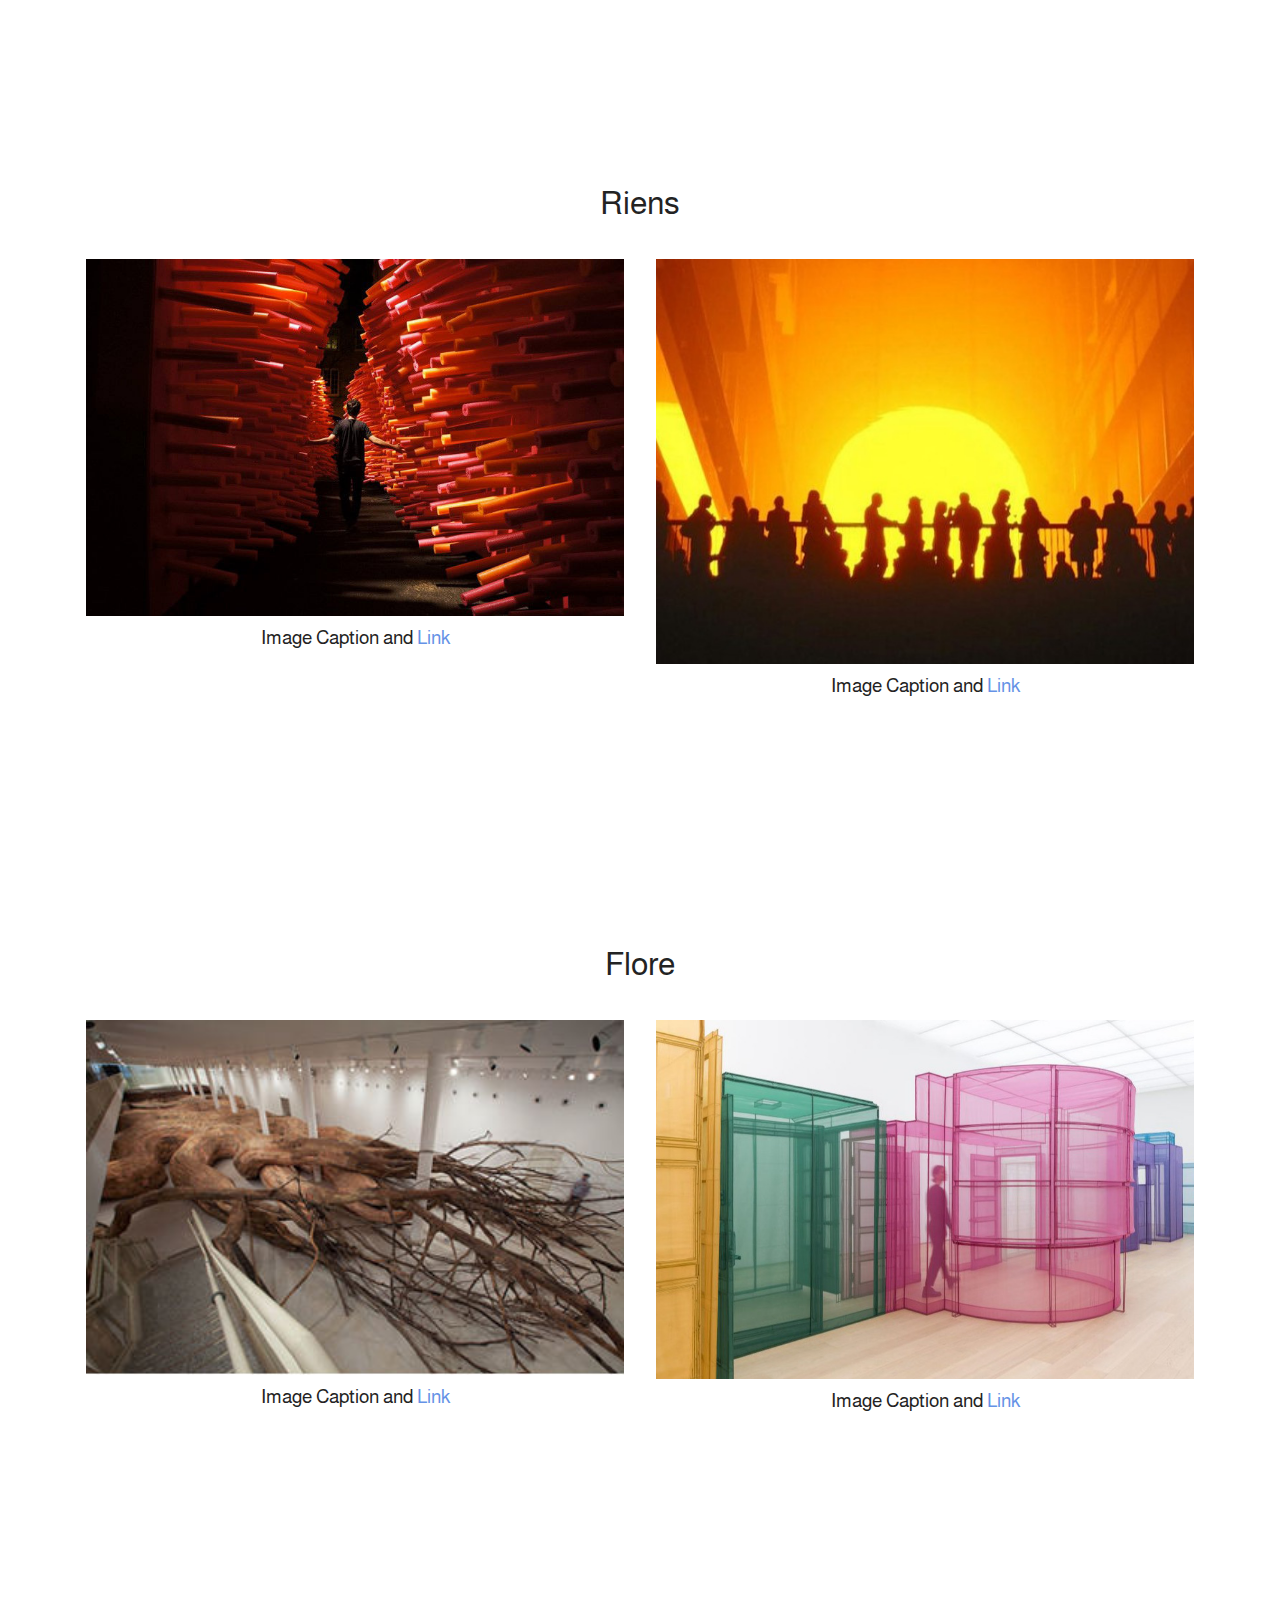
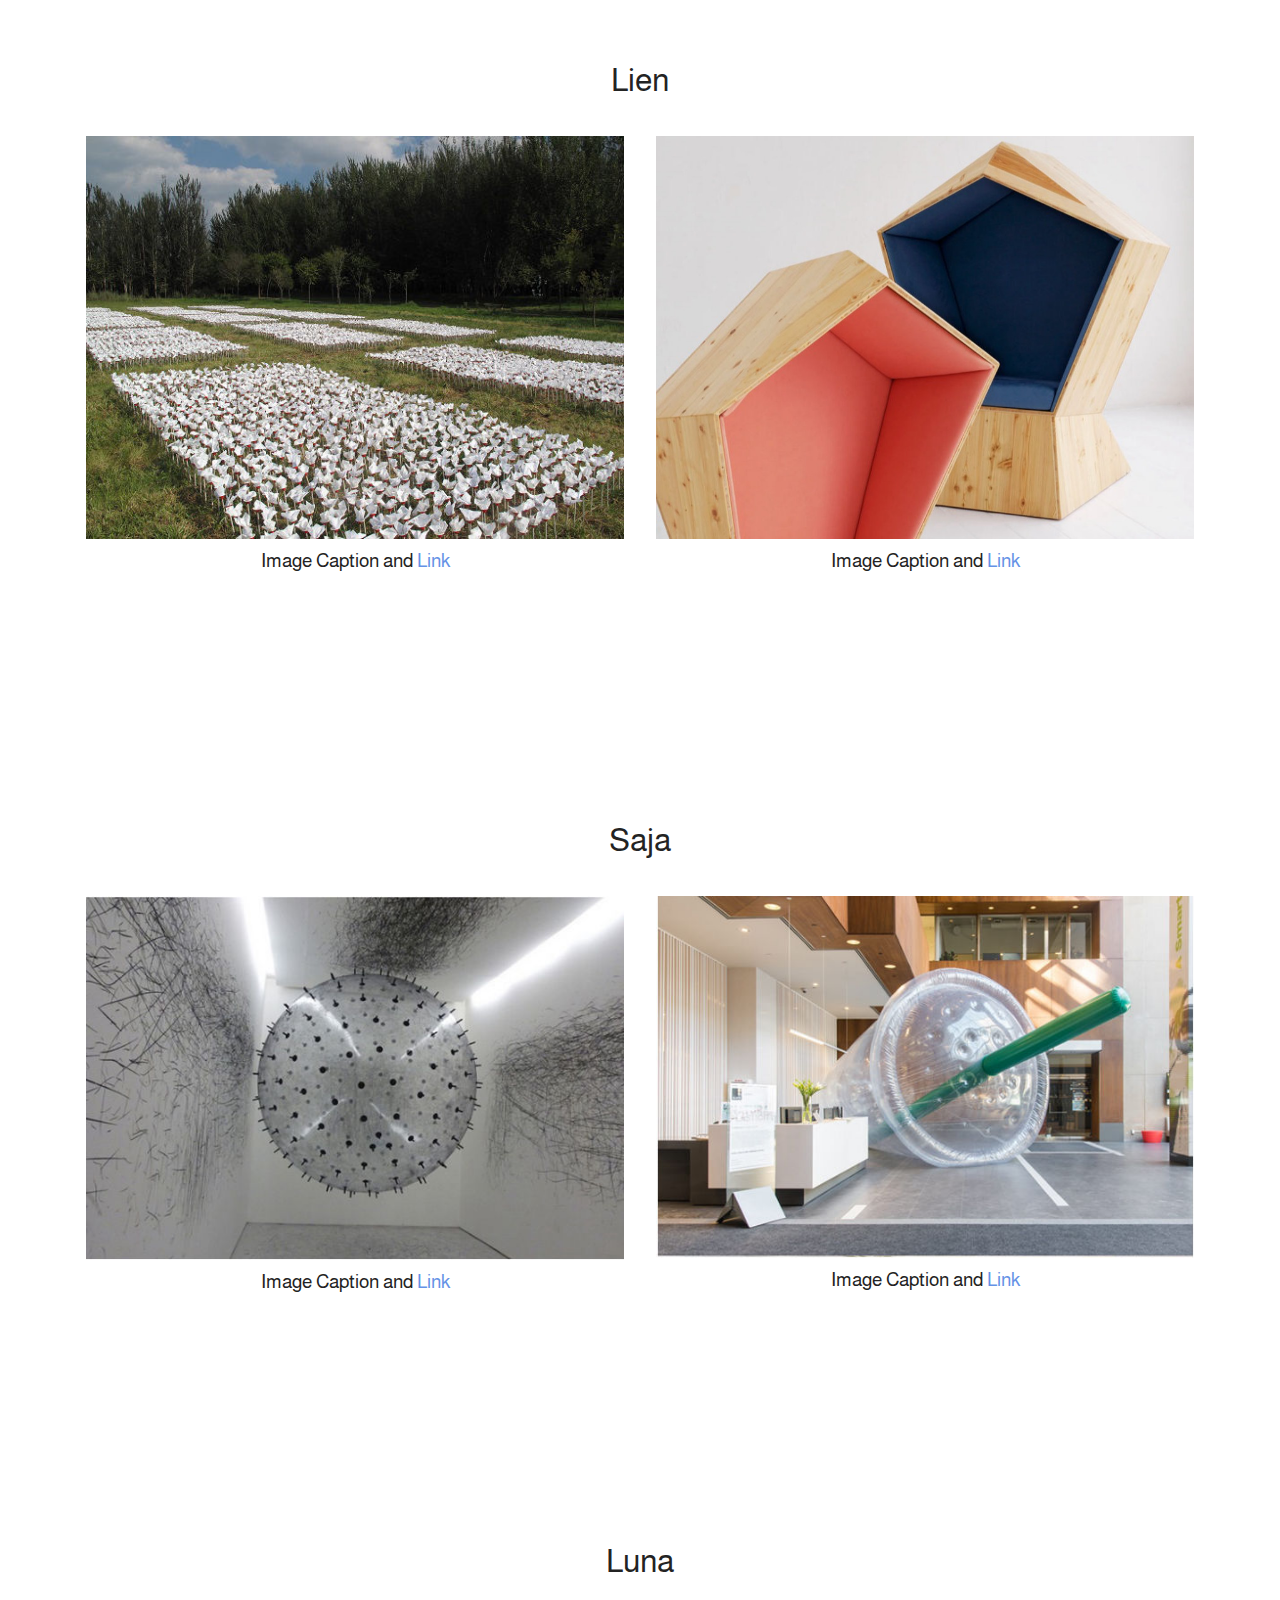
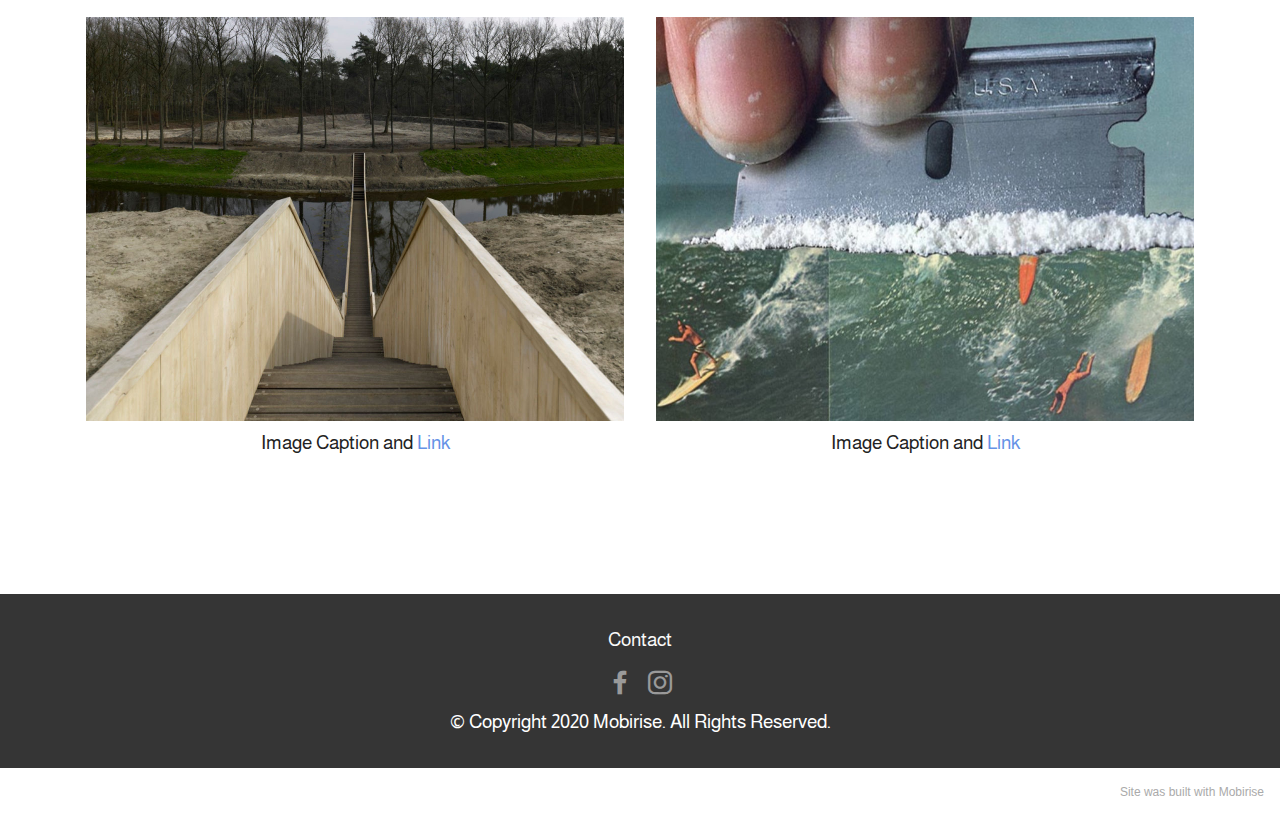
<file: page5.html>
<!DOCTYPE html>
<html  >
<head>
  <!-- Site made with Mobirise Website Builder v5.2.0, https://mobirise.com -->
  <meta charset="UTF-8">
  <meta http-equiv="X-UA-Compatible" content="IE=edge">
  <meta name="generator" content="Mobirise v5.2.0, mobirise.com">
  <meta name="viewport" content="width=device-width, initial-scale=1, minimum-scale=1">
  <link rel="shortcut icon" href="assets/images/logo-63x75.png" type="image/x-icon">
  <meta name="description" content="">
  
  
  <title>Katern A</title>
  <link rel="stylesheet" href="assets/web/assets/mobirise-icons2/mobirise2.css">
  <link rel="stylesheet" href="assets/tether/tether.min.css">
  <link rel="stylesheet" href="assets/bootstrap/css/bootstrap.min.css">
  <link rel="stylesheet" href="assets/bootstrap/css/bootstrap-grid.min.css">
  <link rel="stylesheet" href="assets/bootstrap/css/bootstrap-reboot.min.css">
  <link rel="stylesheet" href="assets/dropdown/css/style.css">
  <link rel="stylesheet" href="assets/socicon/css/styles.css">
  <link rel="stylesheet" href="assets/theme/css/style.css">
  <link rel="preload" as="style" href="assets/mobirise/css/mbr-additional.css"><link rel="stylesheet" href="assets/mobirise/css/mbr-additional.css" type="text/css">
  
  
  
  
</head>
<body>
  
  <section class="menu menu2 cid-sgTD7K5zZI" once="menu" id="menu2-y">
    
    <nav class="navbar navbar-dropdown navbar-fixed-top navbar-expand-lg">
        <div class="container">
            <div class="navbar-brand">
                <span class="navbar-logo">
                    <a href="https://mobiri.se">
                        <img src="assets/images/logo-63x75.png" alt="Mobirise" style="height: 3rem;">
                    </a>
                </span>
                <span class="navbar-caption-wrap"><a class="navbar-caption text-white display-7" href="https://mobiri.se">Wheezing</a></span>
            </div>
            <button class="navbar-toggler" type="button" data-toggle="collapse" data-target="#navbarSupportedContent" aria-controls="navbarNavAltMarkup" aria-expanded="false" aria-label="Toggle navigation">
                <div class="hamburger">
                    <span></span>
                    <span></span>
                    <span></span>
                    <span></span>
                </div>
            </button>
            <div class="collapse navbar-collapse" id="navbarSupportedContent">
                <ul class="navbar-nav nav-dropdown nav-right" data-app-modern-menu="true"><li class="nav-item dropdown"><a class="nav-link link text-white dropdown-toggle display-4" href="#" aria-expanded="false" data-toggle="dropdown-submenu">Proces</a><div class="dropdown-menu"><a class="text-white dropdown-item text-primary display-4" href="page5.html" aria-expanded="false">Katern A</a><a class="text-white dropdown-item text-primary display-4" href="page6.html" aria-expanded="false">Katern B</a><a class="text-white dropdown-item text-primary display-4" href="page7.html" aria-expanded="false">Katern C</a><a class="text-white dropdown-item text-primary display-4" href="page8.html" aria-expanded="false">Katern D</a></div></li><li class="nav-item"><a class="nav-link link text-white display-4" href="page1.html">Resultaat</a></li>
                    <li class="nav-item"><a class="nav-link link text-white text-primary display-4" href="page4.html" aria-expanded="false">Team</a></li><li class="nav-item"><a class="nav-link link text-white display-4" href="page2.html">Contact</a></li></ul>
                <div class="icons-menu">
                    <a class="iconfont-wrapper" href="https://www.facebook.com/Constante-Confrontatie-103755984905448/?tn-str=k*F" target="_blank">
                        <span class="p-2 mbr-iconfont socicon-facebook socicon"></span>
                    </a>
                    <a class="iconfont-wrapper" href="https://www.instagram.com/constanteconfrontatie/">
                        <span class="p-2 mbr-iconfont socicon-instagram socicon"></span>
                    </a>
                    
                    
                </div>
                
            </div>
        </div>
    </nav>
</section>

<section class="header6 cid-shUL5DyfEQ mbr-fullscreen" id="header6-1u">

    

    

    <div class="align-center container">
        <div class="row justify-content-center">
            <div class="col-12 col-lg-10">
                <h1 class="mbr-section-title mbr-fonts-style mbr-white mb-3 display-2"><strong><br></strong><strong>Reference images</strong></h1>
                
                
                
            </div>
        </div>
    </div>
</section>

<section class="gallery5 mbr-gallery cid-shn2tSOlfj" id="gallery5-11">
    

    

    <div class="container">
        <div class="mbr-section-head">
            
            <h4 class="mbr-section-subtitle mbr-fonts-style align-center mb-0 mt-2 display-5">Camille</h4>
        </div>
        <div class="row mbr-gallery mt-4">
            <div class="col-12 col-md-6 col-lg-6 item gallery-image">
                <div class="item-wrapper" data-toggle="modal" data-target="#si6pCM47ET-modal">
                    <img class="w-100" src="assets/images/afbeelding-1-800x533.jpg" alt="" data-slide-to="0" data-target="#lb-si6pCM47ET">
                    <div class="icon-wrapper">
                        <span class="mobi-mbri mobi-mbri-search mbr-iconfont mbr-iconfont-btn"></span>
                    </div>
                </div>
                <h6 class="mbr-item-subtitle mbr-fonts-style align-center mb-2 mt-2 display-7">
                    Image Caption and <a href="#" class="text-primary">Link</a>
                </h6>
            </div><div class="col-12 col-md-6 col-lg-6 item gallery-image">
                <div class="item-wrapper" data-toggle="modal" data-target="#si6pCM47ET-modal">
                    <img class="w-100" src="assets/images/foto-6-566x377.jpg" alt="" data-slide-to="1" data-target="#lb-si6pCM47ET">
                    <div class="icon-wrapper">
                        <span class="mobi-mbri mobi-mbri-search mbr-iconfont mbr-iconfont-btn"></span>
                    </div>
                </div>
                <h6 class="mbr-item-subtitle mbr-fonts-style align-center mb-2 mt-2 display-7">
                    Image Caption and <a href="#" class="text-primary">Link</a>
                </h6>
            </div>
            
            
            
        </div>

        <div class="modal mbr-slider" tabindex="-1" role="dialog" aria-hidden="true" id="si6pCM47ET-modal">
            <div class="modal-dialog" role="document">
                <div class="modal-content">
                    <div class="modal-body">
                        <div class="carousel slide" id="lb-si6pCM47ET" data-interval="5000">
                            <div class="carousel-inner">
                                <div class="carousel-item active">
                                    <img class="d-block w-100" src="assets/images/afbeelding-1-800x533.jpg" alt="">
                                </div><div class="carousel-item">
                                    <img class="d-block w-100" src="assets/images/foto-6-566x377.jpg" alt="">
                                </div>
                                
                                
                                
                            </div>
                            <ol class="carousel-indicators">
                                <li data-slide-to="0" class="active" data-target="#lb-si6pCM47ET"></li>
                                <li data-slide-to="1" data-target="#lb-si6pCM47ET"></li>
                                
                                
                            </ol>
                            <a role="button" href="" class="close" data-dismiss="modal" aria-label="Close">
                            </a>
                            <a class="carousel-control-prev carousel-control" role="button" data-slide="prev" href="#lb-si6pCM47ET">
                                <span class="mobi-mbri mobi-mbri-arrow-prev" aria-hidden="true"></span>
                                <span class="sr-only">Previous</span>
                            </a>
                            <a class="carousel-control-next carousel-control" role="button" data-slide="next" href="#lb-si6pCM47ET">
                                <span class="mobi-mbri mobi-mbri-arrow-next" aria-hidden="true"></span>
                                <span class="sr-only">Next</span>
                            </a>
                        </div>
                    </div>
                </div>
            </div>
        </div>
    </div>
</section>

<section class="gallery5 mbr-gallery cid-shIZga274n" id="gallery5-1o">
    

    

    <div class="container">
        <div class="mbr-section-head">
            
            <h4 class="mbr-section-subtitle mbr-fonts-style align-center mb-0 mt-2 display-5">Riens</h4>
        </div>
        <div class="row mbr-gallery mt-4">
            <div class="col-12 col-md-6 col-lg-6 item gallery-image">
                <div class="item-wrapper" data-toggle="modal" data-target="#si6pCMm2br-modal">
                    <img class="w-100" src="assets/images/foto-2-750x498.jpg" alt="" data-slide-to="0" data-target="#lb-si6pCMm2br">
                    <div class="icon-wrapper">
                        <span class="mobi-mbri mobi-mbri-search mbr-iconfont mbr-iconfont-btn"></span>
                    </div>
                </div>
                <h6 class="mbr-item-subtitle mbr-fonts-style align-center mb-2 mt-2 display-7">
                    Image Caption and <a href="#" class="text-primary">Link</a>
                </h6>
            </div>
            <div class="col-12 col-md-6 col-lg-6 item gallery-image">
                <div class="item-wrapper" data-toggle="modal" data-target="#si6pCMm2br-modal">
                    <img class="w-100" src="assets/images/foto-19-1076x1441.jpeg" alt="" data-slide-to="1" data-target="#lb-si6pCMm2br">
                    <div class="icon-wrapper">
                        <span class="mobi-mbri mobi-mbri-search mbr-iconfont mbr-iconfont-btn"></span>
                    </div>
                </div>
                <h6 class="mbr-item-subtitle mbr-fonts-style align-center mb-2 mt-2 display-7">
                    Image Caption and <a href="#" class="text-primary">Link</a>
                </h6>
            </div>
            
            
        </div>

        <div class="modal mbr-slider" tabindex="-1" role="dialog" aria-hidden="true" id="si6pCMm2br-modal">
            <div class="modal-dialog" role="document">
                <div class="modal-content">
                    <div class="modal-body">
                        <div class="carousel slide" id="lb-si6pCMm2br" data-interval="5000">
                            <div class="carousel-inner">
                                <div class="carousel-item active">
                                    <img class="d-block w-100" src="assets/images/foto-2-750x498.jpg" alt="">
                                </div>
                                <div class="carousel-item">
                                    <img class="d-block w-100" src="assets/images/foto-19-1076x1441.jpeg" alt="">
                                </div>
                                
                                
                            </div>
                            <ol class="carousel-indicators">
                                <li data-slide-to="0" class="active" data-target="#lb-si6pCMm2br"></li>
                                <li data-slide-to="1" data-target="#lb-si6pCMm2br"></li>
                                
                                
                            </ol>
                            <a role="button" href="" class="close" data-dismiss="modal" aria-label="Close">
                            </a>
                            <a class="carousel-control-prev carousel-control" role="button" data-slide="prev" href="#lb-si6pCMm2br">
                                <span class="mobi-mbri mobi-mbri-arrow-prev" aria-hidden="true"></span>
                                <span class="sr-only">Previous</span>
                            </a>
                            <a class="carousel-control-next carousel-control" role="button" data-slide="next" href="#lb-si6pCMm2br">
                                <span class="mobi-mbri mobi-mbri-arrow-next" aria-hidden="true"></span>
                                <span class="sr-only">Next</span>
                            </a>
                        </div>
                    </div>
                </div>
            </div>
        </div>
    </div>
</section>

<section class="gallery5 mbr-gallery cid-shn2ullWFY" id="gallery5-12">
    

    

    <div class="container">
        <div class="mbr-section-head">
            
            <h4 class="mbr-section-subtitle mbr-fonts-style align-center mb-0 mt-2 display-5">Flore</h4>
        </div>
        <div class="row mbr-gallery mt-4">
            <div class="col-12 col-md-6 col-lg-6 item gallery-image">
                <div class="item-wrapper" data-toggle="modal" data-target="#si6pCMBEuc-modal">
                    <img class="w-100" src="assets/images/foto-3-360x237.jpg" alt="" data-slide-to="0" data-target="#lb-si6pCMBEuc">
                    <div class="icon-wrapper">
                        <span class="mobi-mbri mobi-mbri-search mbr-iconfont mbr-iconfont-btn"></span>
                    </div>
                </div>
                <h6 class="mbr-item-subtitle mbr-fonts-style align-center mb-2 mt-2 display-7">
                    Image Caption and <a href="#" class="text-primary">Link</a>
                </h6>
            </div>
            <div class="col-12 col-md-6 col-lg-6 item gallery-image">
                <div class="item-wrapper" data-toggle="modal" data-target="#si6pCMBEuc-modal">
                    <img class="w-100" src="assets/images/foto-13-1024x683.jpeg" alt="" data-slide-to="1" data-target="#lb-si6pCMBEuc">
                    <div class="icon-wrapper">
                        <span class="mobi-mbri mobi-mbri-search mbr-iconfont mbr-iconfont-btn"></span>
                    </div>
                </div>
                <h6 class="mbr-item-subtitle mbr-fonts-style align-center mb-2 mt-2 display-7">
                    Image Caption and <a href="#" class="text-primary">Link</a>
                </h6>
            </div>
            
            
        </div>

        <div class="modal mbr-slider" tabindex="-1" role="dialog" aria-hidden="true" id="si6pCMBEuc-modal">
            <div class="modal-dialog" role="document">
                <div class="modal-content">
                    <div class="modal-body">
                        <div class="carousel slide" id="lb-si6pCMBEuc" data-interval="5000">
                            <div class="carousel-inner">
                                <div class="carousel-item active">
                                    <img class="d-block w-100" src="assets/images/foto-3-360x237.jpg" alt="">
                                </div>
                                <div class="carousel-item">
                                    <img class="d-block w-100" src="assets/images/foto-13-1024x683.jpeg" alt="">
                                </div>
                                
                                
                            </div>
                            <ol class="carousel-indicators">
                                <li data-slide-to="0" class="active" data-target="#lb-si6pCMBEuc"></li>
                                <li data-slide-to="1" data-target="#lb-si6pCMBEuc"></li>
                                
                                
                            </ol>
                            <a role="button" href="" class="close" data-dismiss="modal" aria-label="Close">
                            </a>
                            <a class="carousel-control-prev carousel-control" role="button" data-slide="prev" href="#lb-si6pCMBEuc">
                                <span class="mobi-mbri mobi-mbri-arrow-prev" aria-hidden="true"></span>
                                <span class="sr-only">Previous</span>
                            </a>
                            <a class="carousel-control-next carousel-control" role="button" data-slide="next" href="#lb-si6pCMBEuc">
                                <span class="mobi-mbri mobi-mbri-arrow-next" aria-hidden="true"></span>
                                <span class="sr-only">Next</span>
                            </a>
                        </div>
                    </div>
                </div>
            </div>
        </div>
    </div>
</section>

<section class="gallery5 mbr-gallery cid-shn2uMAOtw" id="gallery5-13">
    

    

    <div class="container">
        <div class="mbr-section-head">
            
            <h4 class="mbr-section-subtitle mbr-fonts-style align-center mb-0 mt-2 display-5">Lien</h4>
        </div>
        <div class="row mbr-gallery mt-4">
            <div class="col-12 col-md-6 col-lg-6 item gallery-image">
                <div class="item-wrapper" data-toggle="modal" data-target="#si6pCMUebj-modal">
                    <img class="w-100" src="assets/images/foto-11-550x412.jpg" alt="" data-slide-to="0" data-target="#lb-si6pCMUebj">
                    <div class="icon-wrapper">
                        <span class="mobi-mbri mobi-mbri-search mbr-iconfont mbr-iconfont-btn"></span>
                    </div>
                </div>
                <h6 class="mbr-item-subtitle mbr-fonts-style align-center mb-2 mt-2 display-7">
                    Image Caption and <a href="#" class="text-primary">Link</a>
                </h6>
            </div>
            <div class="col-12 col-md-6 col-lg-6 item gallery-image">
                <div class="item-wrapper" data-toggle="modal" data-target="#si6pCMUebj-modal">
                    <img class="w-100" src="assets/images/foto-12-1076x1221.jpeg" alt="" data-slide-to="1" data-target="#lb-si6pCMUebj">
                    <div class="icon-wrapper">
                        <span class="mobi-mbri mobi-mbri-search mbr-iconfont mbr-iconfont-btn"></span>
                    </div>
                </div>
                <h6 class="mbr-item-subtitle mbr-fonts-style align-center mb-2 mt-2 display-7">
                    Image Caption and <a href="#" class="text-primary">Link</a>
                </h6>
            </div>
            
            
        </div>

        <div class="modal mbr-slider" tabindex="-1" role="dialog" aria-hidden="true" id="si6pCMUebj-modal">
            <div class="modal-dialog" role="document">
                <div class="modal-content">
                    <div class="modal-body">
                        <div class="carousel slide" id="lb-si6pCMUebj" data-interval="5000">
                            <div class="carousel-inner">
                                <div class="carousel-item active">
                                    <img class="d-block w-100" src="assets/images/foto-11-550x412.jpg" alt="">
                                </div>
                                <div class="carousel-item">
                                    <img class="d-block w-100" src="assets/images/foto-12-1076x1221.jpeg" alt="">
                                </div>
                                
                                
                            </div>
                            <ol class="carousel-indicators">
                                <li data-slide-to="0" class="active" data-target="#lb-si6pCMUebj"></li>
                                <li data-slide-to="1" data-target="#lb-si6pCMUebj"></li>
                                
                                
                            </ol>
                            <a role="button" href="" class="close" data-dismiss="modal" aria-label="Close">
                            </a>
                            <a class="carousel-control-prev carousel-control" role="button" data-slide="prev" href="#lb-si6pCMUebj">
                                <span class="mobi-mbri mobi-mbri-arrow-prev" aria-hidden="true"></span>
                                <span class="sr-only">Previous</span>
                            </a>
                            <a class="carousel-control-next carousel-control" role="button" data-slide="next" href="#lb-si6pCMUebj">
                                <span class="mobi-mbri mobi-mbri-arrow-next" aria-hidden="true"></span>
                                <span class="sr-only">Next</span>
                            </a>
                        </div>
                    </div>
                </div>
            </div>
        </div>
    </div>
</section>

<section class="gallery5 mbr-gallery cid-shn2vFNq07" id="gallery5-14">
    

    

    <div class="container">
        <div class="mbr-section-head">
            
            <h4 class="mbr-section-subtitle mbr-fonts-style align-center mb-0 mt-2 display-5">Saja</h4>
        </div>
        <div class="row mbr-gallery mt-4">
            <div class="col-12 col-md-6 col-lg-6 item gallery-image">
                <div class="item-wrapper" data-toggle="modal" data-target="#si6pCNagun-modal">
                    <img class="w-100" src="assets/images/foto-10-600x406.jpg" alt="" data-slide-to="0" data-target="#lb-si6pCNagun">
                    <div class="icon-wrapper">
                        <span class="mobi-mbri mobi-mbri-search mbr-iconfont mbr-iconfont-btn"></span>
                    </div>
                </div>
                <h6 class="mbr-item-subtitle mbr-fonts-style align-center mb-2 mt-2 display-7">
                    Image Caption and <a href="#" class="text-primary">Link</a>
                </h6>
            </div>
            <div class="col-12 col-md-6 col-lg-6 item gallery-image">
                <div class="item-wrapper" data-toggle="modal" data-target="#si6pCNagun-modal">
                    <img class="w-100" src="assets/images/foto-9-604x406.jpg" alt="" data-slide-to="1" data-target="#lb-si6pCNagun">
                    <div class="icon-wrapper">
                        <span class="mobi-mbri mobi-mbri-search mbr-iconfont mbr-iconfont-btn"></span>
                    </div>
                </div>
                <h6 class="mbr-item-subtitle mbr-fonts-style align-center mb-2 mt-2 display-7">
                    Image Caption and <a href="#" class="text-primary">Link</a>
                </h6>
            </div>
            
            
        </div>

        <div class="modal mbr-slider" tabindex="-1" role="dialog" aria-hidden="true" id="si6pCNagun-modal">
            <div class="modal-dialog" role="document">
                <div class="modal-content">
                    <div class="modal-body">
                        <div class="carousel slide" id="lb-si6pCNagun" data-interval="5000">
                            <div class="carousel-inner">
                                <div class="carousel-item active">
                                    <img class="d-block w-100" src="assets/images/foto-10-600x406.jpg" alt="">
                                </div>
                                <div class="carousel-item">
                                    <img class="d-block w-100" src="assets/images/foto-9-604x406.jpg" alt="">
                                </div>
                                
                                
                            </div>
                            <ol class="carousel-indicators">
                                <li data-slide-to="0" class="active" data-target="#lb-si6pCNagun"></li>
                                <li data-slide-to="1" data-target="#lb-si6pCNagun"></li>
                                
                                
                            </ol>
                            <a role="button" href="" class="close" data-dismiss="modal" aria-label="Close">
                            </a>
                            <a class="carousel-control-prev carousel-control" role="button" data-slide="prev" href="#lb-si6pCNagun">
                                <span class="mobi-mbri mobi-mbri-arrow-prev" aria-hidden="true"></span>
                                <span class="sr-only">Previous</span>
                            </a>
                            <a class="carousel-control-next carousel-control" role="button" data-slide="next" href="#lb-si6pCNagun">
                                <span class="mobi-mbri mobi-mbri-arrow-next" aria-hidden="true"></span>
                                <span class="sr-only">Next</span>
                            </a>
                        </div>
                    </div>
                </div>
            </div>
        </div>
    </div>
</section>

<section class="gallery5 mbr-gallery cid-shni8g3NuY" id="gallery5-1l">
    

    

    <div class="container">
        <div class="mbr-section-head">
            
            <h4 class="mbr-section-subtitle mbr-fonts-style align-center mb-0 mt-2 display-5">Luna</h4>
        </div>
        <div class="row mbr-gallery mt-4">
            <div class="col-12 col-md-6 col-lg-6 item gallery-image">
                <div class="item-wrapper" data-toggle="modal" data-target="#si6pCNueZD-modal">
                    <img class="w-100" src="assets/images/foto-16-1076x808.jpg" alt="" data-slide-to="0" data-target="#lb-si6pCNueZD">
                    <div class="icon-wrapper">
                        <span class="mobi-mbri mobi-mbri-search mbr-iconfont mbr-iconfont-btn"></span>
                    </div>
                </div>
                <h6 class="mbr-item-subtitle mbr-fonts-style align-center mb-2 mt-2 display-7">
                    Image Caption and <a href="#" class="text-primary">Link</a>
                </h6>
            </div>
            <div class="col-12 col-md-6 col-lg-6 item gallery-image">
                <div class="item-wrapper" data-toggle="modal" data-target="#si6pCNueZD-modal">
                    <img class="w-100" src="assets/images/foto-17-1076x911.jpeg" alt="" data-slide-to="1" data-target="#lb-si6pCNueZD">
                    <div class="icon-wrapper">
                        <span class="mobi-mbri mobi-mbri-search mbr-iconfont mbr-iconfont-btn"></span>
                    </div>
                </div>
                <h6 class="mbr-item-subtitle mbr-fonts-style align-center mb-2 mt-2 display-7">
                    Image Caption and <a href="#" class="text-primary">Link</a>
                </h6>
            </div>
            
            
        </div>

        <div class="modal mbr-slider" tabindex="-1" role="dialog" aria-hidden="true" id="si6pCNueZD-modal">
            <div class="modal-dialog" role="document">
                <div class="modal-content">
                    <div class="modal-body">
                        <div class="carousel slide" id="lb-si6pCNueZD" data-interval="5000">
                            <div class="carousel-inner">
                                <div class="carousel-item active">
                                    <img class="d-block w-100" src="assets/images/foto-16-1076x808.jpg" alt="">
                                </div>
                                <div class="carousel-item">
                                    <img class="d-block w-100" src="assets/images/foto-17-1076x911.jpeg" alt="">
                                </div>
                                
                                
                            </div>
                            <ol class="carousel-indicators">
                                <li data-slide-to="0" class="active" data-target="#lb-si6pCNueZD"></li>
                                <li data-slide-to="1" data-target="#lb-si6pCNueZD"></li>
                                
                                
                            </ol>
                            <a role="button" href="" class="close" data-dismiss="modal" aria-label="Close">
                            </a>
                            <a class="carousel-control-prev carousel-control" role="button" data-slide="prev" href="#lb-si6pCNueZD">
                                <span class="mobi-mbri mobi-mbri-arrow-prev" aria-hidden="true"></span>
                                <span class="sr-only">Previous</span>
                            </a>
                            <a class="carousel-control-next carousel-control" role="button" data-slide="next" href="#lb-si6pCNueZD">
                                <span class="mobi-mbri mobi-mbri-arrow-next" aria-hidden="true"></span>
                                <span class="sr-only">Next</span>
                            </a>
                        </div>
                    </div>
                </div>
            </div>
        </div>
    </div>
</section>

<section class="footer3 cid-shlRQKzW8U" once="footers" id="footer3-z">

    

    

    <div class="container">
        <div class="media-container-row align-center mbr-white">
            <div class="row row-links">
                <ul class="foot-menu">
                    
                    
                    
                    
                    
                <li class="foot-menu-item mbr-fonts-style display-7"><a href="page2.html" class="text-white">Contact</a></li></ul>
            </div>
            <div class="row social-row">
                <div class="social-list align-right pb-2">
                    
                    
                    
                    
                    
                    
                <div class="soc-item">
                        <a href="https://www.facebook.com/Constante-Confrontatie-103755984905448/?tn-str=k*F" target="_blank">
                            <span class="mbr-iconfont mbr-iconfont-social socicon-facebook socicon"></span>
                        </a>
                    </div><div class="soc-item">
                        <a href="https://www.instagram.com/constanteconfrontatie/" target="_blank">
                            <span class="mbr-iconfont mbr-iconfont-social socicon-instagram socicon"></span>
                        </a>
                    </div></div>
            </div>
            <div class="row row-copirayt">
                <p class="mbr-text mb-0 mbr-fonts-style mbr-white align-center display-7">
                    © Copyright 2020 Mobirise. All Rights Reserved.
                </p>
            </div>
        </div>
    </div>
</section><section style="background-color: #fff; font-family: -apple-system, BlinkMacSystemFont, 'Segoe UI', 'Roboto', 'Helvetica Neue', Arial, sans-serif; color:#aaa; font-size:12px; padding: 0; align-items: center; display: flex;"><a href="https://mobirise.site/g" style="flex: 1 1; height: 3rem; padding-left: 1rem;"></a><p style="flex: 0 0 auto; margin:0; padding-right:1rem;">Site was <a href="https://mobirise.site/h" style="color:#aaa;">built with</a> Mobirise</p></section><script src="assets/web/assets/jquery/jquery.min.js"></script>  <script src="assets/popper/popper.min.js"></script>  <script src="assets/tether/tether.min.js"></script>  <script src="assets/bootstrap/js/bootstrap.min.js"></script>  <script src="assets/smoothscroll/smooth-scroll.js"></script>  <script src="assets/dropdown/js/nav-dropdown.js"></script>  <script src="assets/dropdown/js/navbar-dropdown.js"></script>  <script src="assets/touchswipe/jquery.touch-swipe.min.js"></script>  <script src="assets/theme/js/script.js"></script>  
  
  
</body>
</html>
</file>
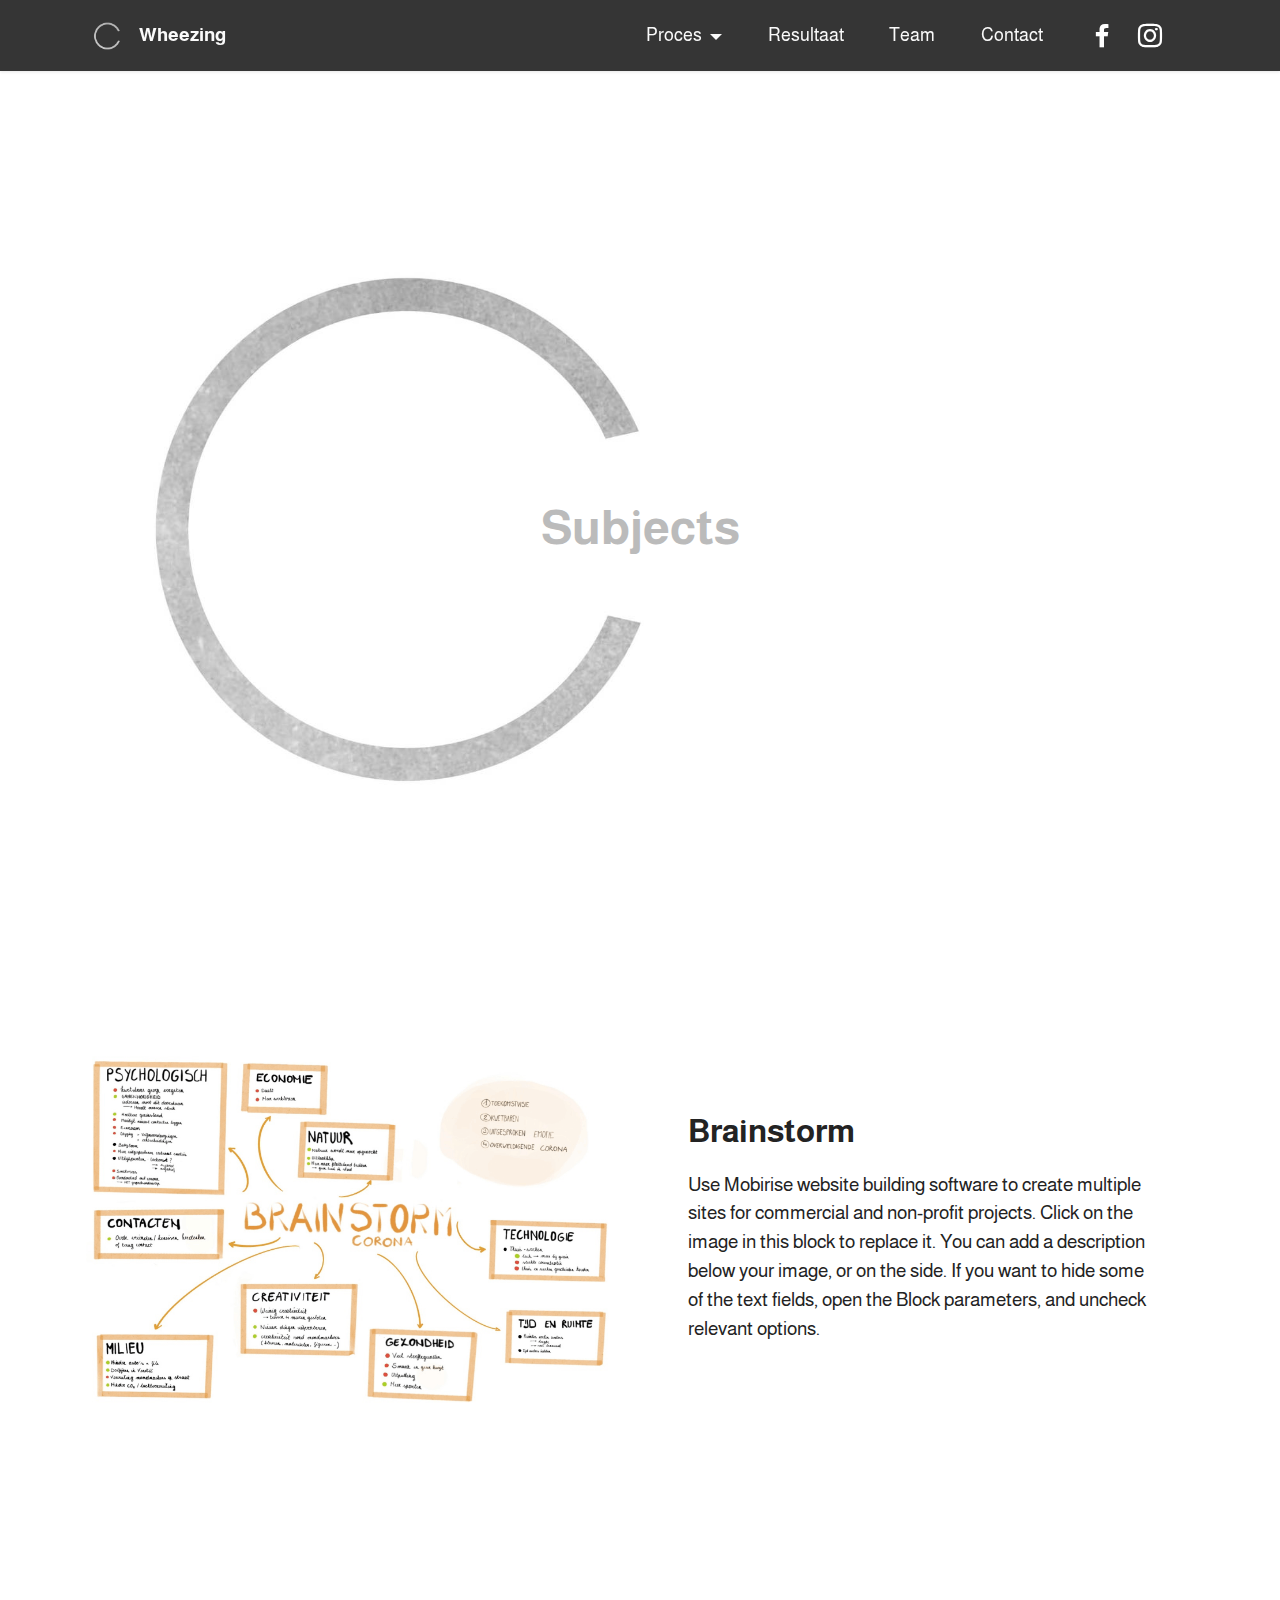
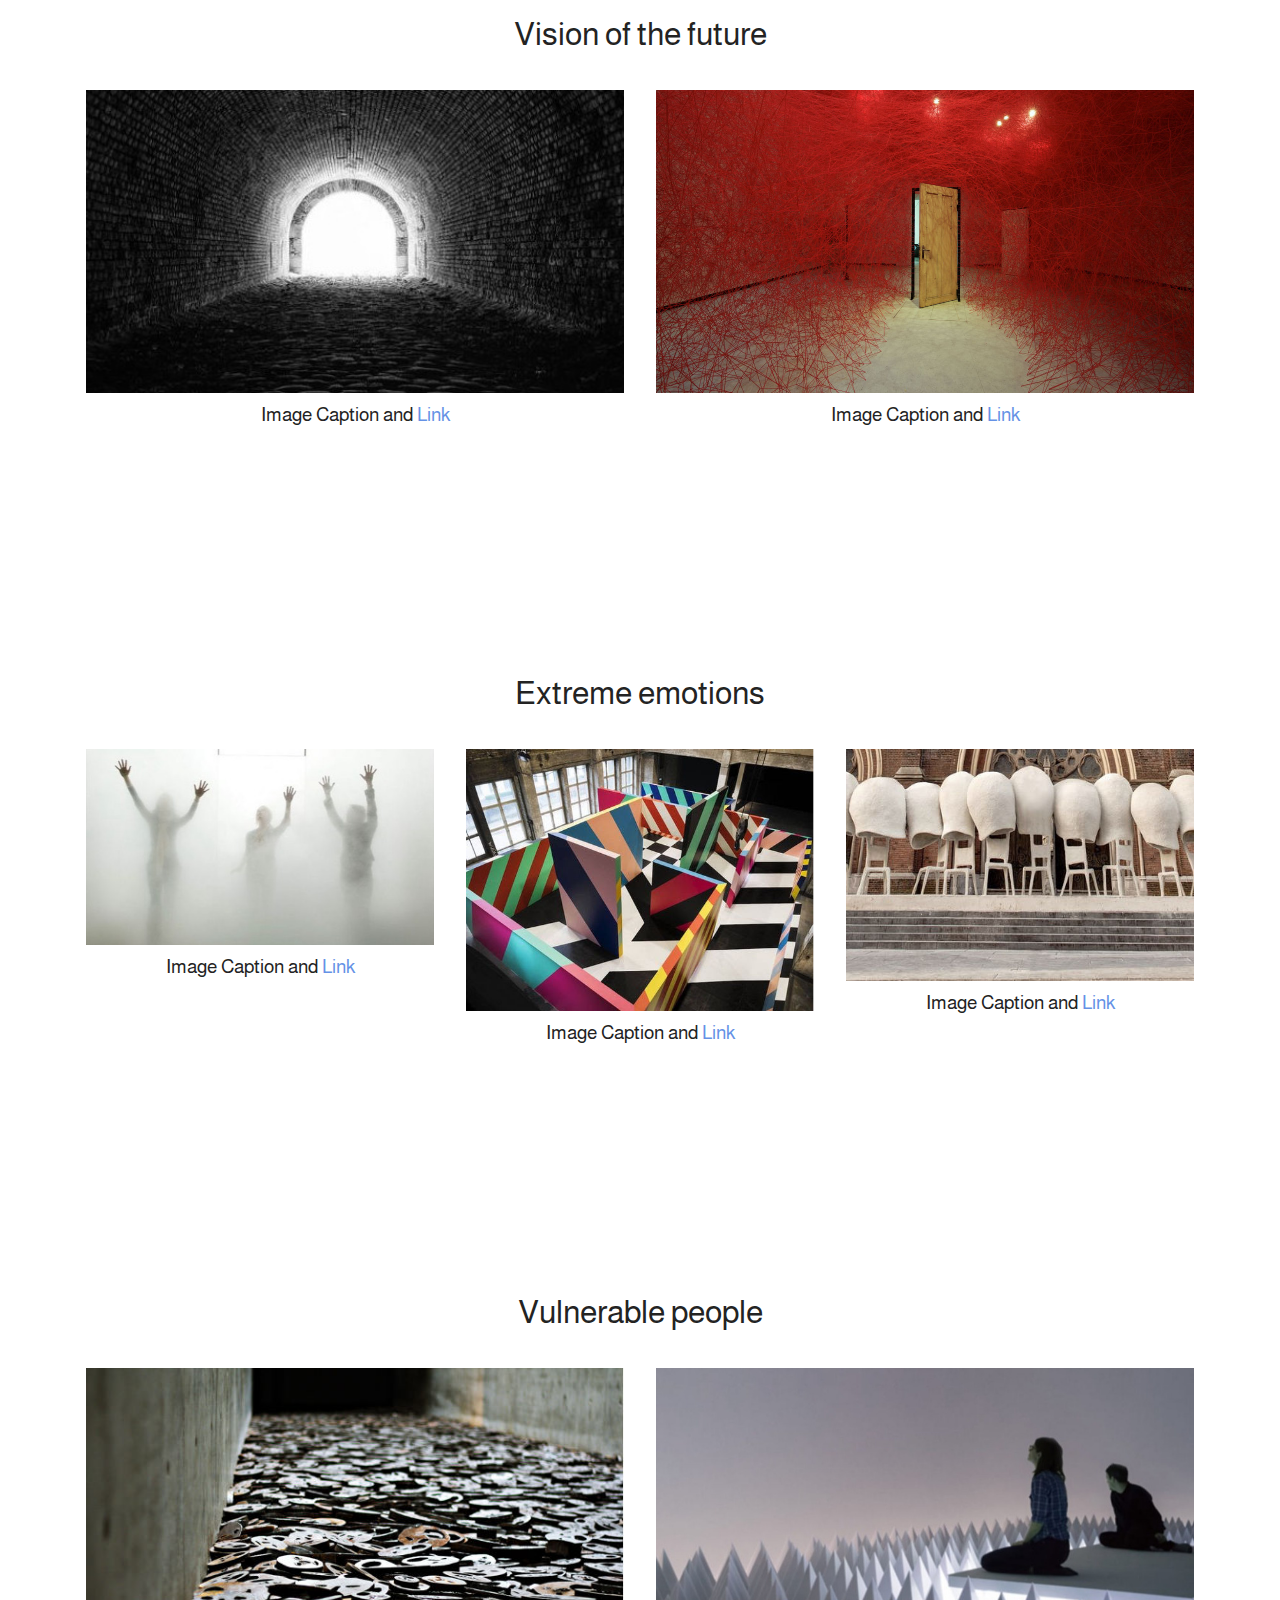
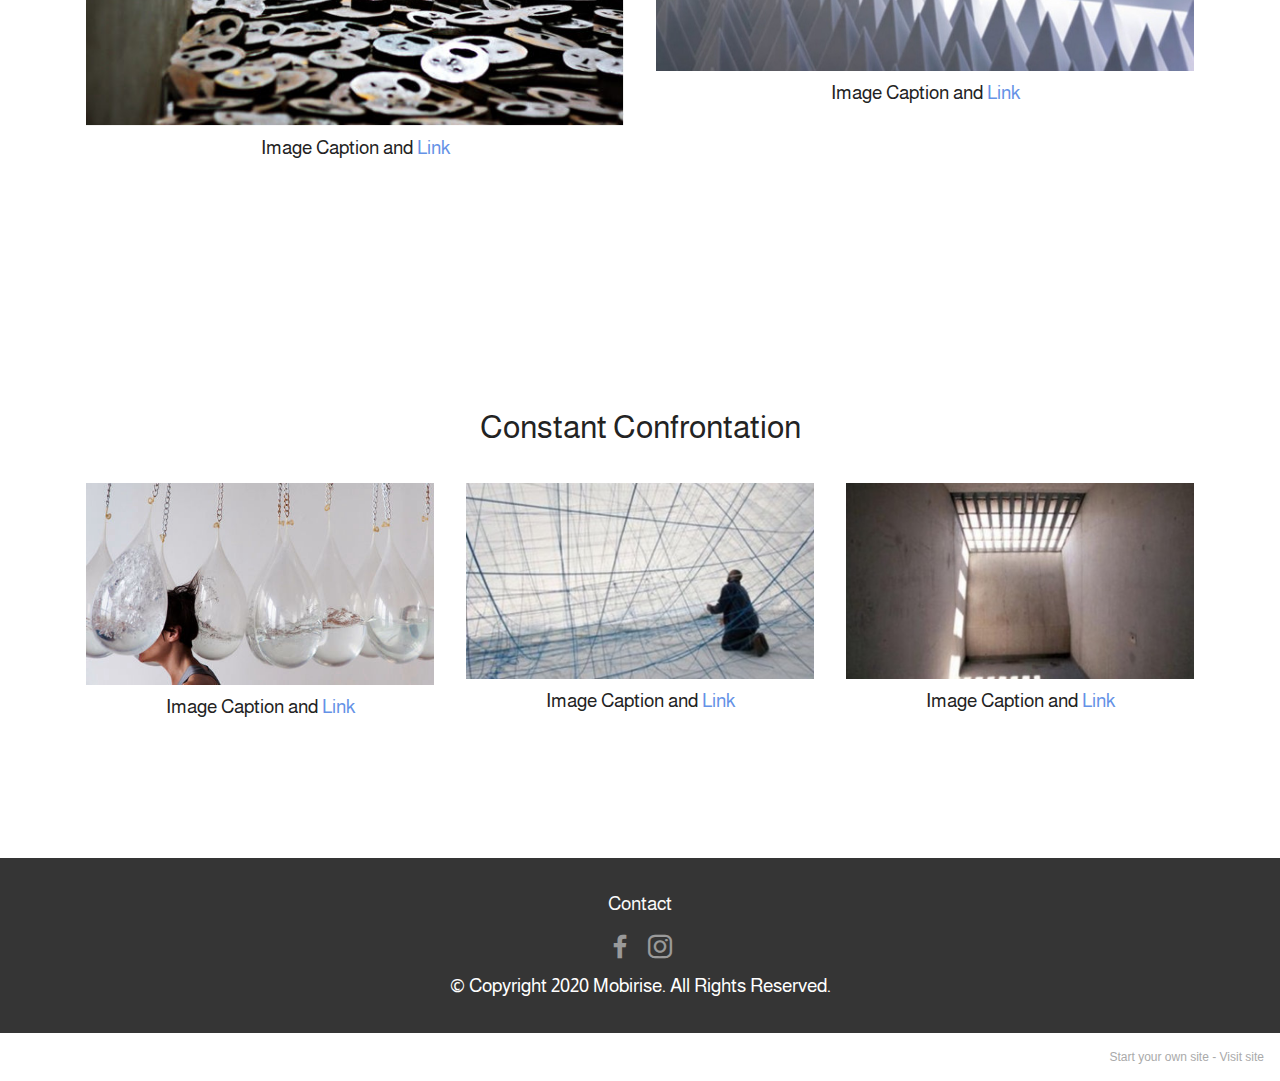
<file: page6.html>
<!DOCTYPE html>
<html  >
<head>
  <!-- Site made with Mobirise Website Builder v5.2.0, https://mobirise.com -->
  <meta charset="UTF-8">
  <meta http-equiv="X-UA-Compatible" content="IE=edge">
  <meta name="generator" content="Mobirise v5.2.0, mobirise.com">
  <meta name="viewport" content="width=device-width, initial-scale=1, minimum-scale=1">
  <link rel="shortcut icon" href="assets/images/logo-63x75.png" type="image/x-icon">
  <meta name="description" content="">
  
  
  <title>Katern B</title>
  <link rel="stylesheet" href="assets/web/assets/mobirise-icons2/mobirise2.css">
  <link rel="stylesheet" href="assets/tether/tether.min.css">
  <link rel="stylesheet" href="assets/bootstrap/css/bootstrap.min.css">
  <link rel="stylesheet" href="assets/bootstrap/css/bootstrap-grid.min.css">
  <link rel="stylesheet" href="assets/bootstrap/css/bootstrap-reboot.min.css">
  <link rel="stylesheet" href="assets/dropdown/css/style.css">
  <link rel="stylesheet" href="assets/socicon/css/styles.css">
  <link rel="stylesheet" href="assets/theme/css/style.css">
  <link rel="preload" as="style" href="assets/mobirise/css/mbr-additional.css"><link rel="stylesheet" href="assets/mobirise/css/mbr-additional.css" type="text/css">
  
  
  
  
</head>
<body>
  
  <section class="menu menu2 cid-sgTD7K5zZI" once="menu" id="menu2-15">
    
    <nav class="navbar navbar-dropdown navbar-fixed-top navbar-expand-lg">
        <div class="container">
            <div class="navbar-brand">
                <span class="navbar-logo">
                    <a href="https://mobiri.se">
                        <img src="assets/images/logo-63x75.png" alt="Mobirise" style="height: 3rem;">
                    </a>
                </span>
                <span class="navbar-caption-wrap"><a class="navbar-caption text-white display-7" href="https://mobiri.se">Wheezing</a></span>
            </div>
            <button class="navbar-toggler" type="button" data-toggle="collapse" data-target="#navbarSupportedContent" aria-controls="navbarNavAltMarkup" aria-expanded="false" aria-label="Toggle navigation">
                <div class="hamburger">
                    <span></span>
                    <span></span>
                    <span></span>
                    <span></span>
                </div>
            </button>
            <div class="collapse navbar-collapse" id="navbarSupportedContent">
                <ul class="navbar-nav nav-dropdown nav-right" data-app-modern-menu="true"><li class="nav-item dropdown"><a class="nav-link link text-white dropdown-toggle display-4" href="#" aria-expanded="false" data-toggle="dropdown-submenu">Proces</a><div class="dropdown-menu"><a class="text-white dropdown-item text-primary display-4" href="page5.html" aria-expanded="false">Katern A</a><a class="text-white dropdown-item text-primary display-4" href="page6.html" aria-expanded="false">Katern B</a><a class="text-white dropdown-item text-primary display-4" href="page7.html" aria-expanded="false">Katern C</a><a class="text-white dropdown-item text-primary display-4" href="page8.html" aria-expanded="false">Katern D</a></div></li><li class="nav-item"><a class="nav-link link text-white display-4" href="page1.html">Resultaat</a></li>
                    <li class="nav-item"><a class="nav-link link text-white text-primary display-4" href="page4.html" aria-expanded="false">Team</a></li><li class="nav-item"><a class="nav-link link text-white display-4" href="page2.html">Contact</a></li></ul>
                <div class="icons-menu">
                    <a class="iconfont-wrapper" href="https://www.facebook.com/Constante-Confrontatie-103755984905448/?tn-str=k*F" target="_blank">
                        <span class="p-2 mbr-iconfont socicon-facebook socicon"></span>
                    </a>
                    <a class="iconfont-wrapper" href="https://www.instagram.com/constanteconfrontatie/">
                        <span class="p-2 mbr-iconfont socicon-instagram socicon"></span>
                    </a>
                    
                    
                </div>
                
            </div>
        </div>
    </nav>
</section>

<section class="header6 cid-shULASCHC9 mbr-fullscreen" id="header6-1v">

    

    

    <div class="align-center container">
        <div class="row justify-content-center">
            <div class="col-12 col-lg-10">
                <h1 class="mbr-section-title mbr-fonts-style mbr-white mb-3 display-2"><strong><br></strong><strong>Subjects</strong></h1>
                
                
                
            </div>
        </div>
    </div>
</section>

<section class="image1 cid-shn9NfqIX7" id="image1-1f">
    

    

    <div class="container">
        <div class="row align-items-center">
            <div class="col-12 col-lg-6">
                <div class="image-wrapper">
                    <img src="assets/images/afbeelding-4-933x614.png" alt="Mobirise">
                    
                </div>
            </div>
            <div class="col-12 col-lg">
                <div class="text-wrapper">
                    <h3 class="mbr-section-title mbr-fonts-style mb-3 display-5">
                        <strong>Brainstorm</strong></h3>
                    <p class="mbr-text mbr-fonts-style display-7">
                        Use Mobirise website building software to create multiple sites for commercial and non-profit projects. Click on the image in this block to replace it. You can add a description below your image, or on the side. If you want to hide some of the text fields, open the Block parameters, and uncheck relevant options.</p>
                </div>
            </div>
        </div>
    </div>
</section>

<section class="gallery5 mbr-gallery cid-shn9RRIq5x" id="gallery5-1g">
    

    

    <div class="container">
        <div class="mbr-section-head">
            
            <h4 class="mbr-section-subtitle mbr-fonts-style align-center mb-0 mt-2 display-5">Vision of the future</h4>
        </div>
        <div class="row mbr-gallery mt-4">
            <div class="col-12 col-md-6 col-lg-6 item gallery-image">
                <div class="item-wrapper" data-toggle="modal" data-target="#si6pCSjtKV-modal">
                    <img class="w-100" src="assets/images/foto-20-696x362.jpeg" alt="" data-slide-to="0" data-target="#lb-si6pCSjtKV">
                    <div class="icon-wrapper">
                        <span class="mobi-mbri mobi-mbri-search mbr-iconfont mbr-iconfont-btn"></span>
                    </div>
                </div>
                <h6 class="mbr-item-subtitle mbr-fonts-style align-center mb-2 mt-2 display-7">
                    Image Caption and <a href="#" class="text-primary">Link</a>
                </h6>
            </div>
            <div class="col-12 col-md-6 col-lg-6 item gallery-image">
                <div class="item-wrapper" data-toggle="modal" data-target="#si6pCSjtKV-modal">
                    <img class="w-100" src="assets/images/foto-5-1076x605.jpg" alt="" data-slide-to="1" data-target="#lb-si6pCSjtKV">
                    <div class="icon-wrapper">
                        <span class="mobi-mbri mobi-mbri-search mbr-iconfont mbr-iconfont-btn"></span>
                    </div>
                </div>
                <h6 class="mbr-item-subtitle mbr-fonts-style align-center mb-2 mt-2 display-7">
                    Image Caption and <a href="#" class="text-primary">Link</a>
                </h6>
            </div>
            
            
        </div>

        <div class="modal mbr-slider" tabindex="-1" role="dialog" aria-hidden="true" id="si6pCSjtKV-modal">
            <div class="modal-dialog" role="document">
                <div class="modal-content">
                    <div class="modal-body">
                        <div class="carousel slide" id="lb-si6pCSjtKV" data-interval="5000">
                            <div class="carousel-inner">
                                <div class="carousel-item active">
                                    <img class="d-block w-100" src="assets/images/foto-20-696x362.jpeg" alt="">
                                </div>
                                <div class="carousel-item">
                                    <img class="d-block w-100" src="assets/images/foto-5-1076x605.jpg" alt="">
                                </div>
                                
                                
                            </div>
                            <ol class="carousel-indicators">
                                <li data-slide-to="0" class="active" data-target="#lb-si6pCSjtKV"></li>
                                <li data-slide-to="1" data-target="#lb-si6pCSjtKV"></li>
                                
                                
                            </ol>
                            <a role="button" href="" class="close" data-dismiss="modal" aria-label="Close">
                            </a>
                            <a class="carousel-control-prev carousel-control" role="button" data-slide="prev" href="#lb-si6pCSjtKV">
                                <span class="mobi-mbri mobi-mbri-arrow-prev" aria-hidden="true"></span>
                                <span class="sr-only">Previous</span>
                            </a>
                            <a class="carousel-control-next carousel-control" role="button" data-slide="next" href="#lb-si6pCSjtKV">
                                <span class="mobi-mbri mobi-mbri-arrow-next" aria-hidden="true"></span>
                                <span class="sr-only">Next</span>
                            </a>
                        </div>
                    </div>
                </div>
            </div>
        </div>
    </div>
</section>

<section class="gallery5 mbr-gallery cid-shn9SmrKz2" id="gallery5-1h">
    

    

    <div class="container">
        <div class="mbr-section-head">
            
            <h4 class="mbr-section-subtitle mbr-fonts-style align-center mb-0 mt-2 display-5">Extreme emotions</h4>
        </div>
        <div class="row mbr-gallery mt-4">
            <div class="col-12 col-md-6 col-lg-4 item gallery-image">
                <div class="item-wrapper" data-toggle="modal" data-target="#si6pCSIHEk-modal">
                    <img class="w-100" src="assets/images/foto-21-483x302.jpeg" alt="" data-slide-to="0" data-target="#lb-si6pCSIHEk">
                    <div class="icon-wrapper">
                        <span class="mobi-mbri mobi-mbri-search mbr-iconfont mbr-iconfont-btn"></span>
                    </div>
                </div>
                <h6 class="mbr-item-subtitle mbr-fonts-style align-center mb-2 mt-2 display-7">
                    Image Caption and <a href="#" class="text-primary">Link</a>
                </h6>
            </div>
            <div class="col-12 col-md-6 col-lg-4 item gallery-image">
                <div class="item-wrapper" data-toggle="modal" data-target="#si6pCSIHEk-modal">
                    <img class="w-100" src="assets/images/foto-7-545x410.jpg" alt="" data-slide-to="1" data-target="#lb-si6pCSIHEk">
                    <div class="icon-wrapper">
                        <span class="mobi-mbri mobi-mbri-search mbr-iconfont mbr-iconfont-btn"></span>
                    </div>
                </div>
                <h6 class="mbr-item-subtitle mbr-fonts-style align-center mb-2 mt-2 display-7">
                    Image Caption and <a href="#" class="text-primary">Link</a>
                </h6>
            </div>
            <div class="col-12 col-md-6 col-lg-4 item gallery-image">
                <div class="item-wrapper" data-toggle="modal" data-target="#si6pCSIHEk-modal">
                    <img class="w-100" src="assets/images/foto-22-454x302.jpg" alt="" data-slide-to="2" data-target="#lb-si6pCSIHEk">
                    <div class="icon-wrapper">
                        <span class="mobi-mbri mobi-mbri-search mbr-iconfont mbr-iconfont-btn"></span>
                    </div>
                </div>
                <h6 class="mbr-item-subtitle mbr-fonts-style align-center mb-2 mt-2 display-7">
                    Image Caption and <a href="#" class="text-primary">Link</a>
                </h6>
            </div>
            
        </div>

        <div class="modal mbr-slider" tabindex="-1" role="dialog" aria-hidden="true" id="si6pCSIHEk-modal">
            <div class="modal-dialog" role="document">
                <div class="modal-content">
                    <div class="modal-body">
                        <div class="carousel slide" id="lb-si6pCSIHEk" data-interval="5000">
                            <div class="carousel-inner">
                                <div class="carousel-item active">
                                    <img class="d-block w-100" src="assets/images/foto-21-483x302.jpeg" alt="">
                                </div>
                                <div class="carousel-item">
                                    <img class="d-block w-100" src="assets/images/foto-7-545x410.jpg" alt="">
                                </div>
                                <div class="carousel-item">
                                    <img class="d-block w-100" src="assets/images/foto-22-454x302.jpg" alt="">
                                </div>
                                
                            </div>
                            <ol class="carousel-indicators">
                                <li data-slide-to="0" class="active" data-target="#lb-si6pCSIHEk"></li>
                                <li data-slide-to="1" data-target="#lb-si6pCSIHEk"></li>
                                <li data-slide-to="2" data-target="#lb-si6pCSIHEk"></li>
                                
                            </ol>
                            <a role="button" href="" class="close" data-dismiss="modal" aria-label="Close">
                            </a>
                            <a class="carousel-control-prev carousel-control" role="button" data-slide="prev" href="#lb-si6pCSIHEk">
                                <span class="mobi-mbri mobi-mbri-arrow-prev" aria-hidden="true"></span>
                                <span class="sr-only">Previous</span>
                            </a>
                            <a class="carousel-control-next carousel-control" role="button" data-slide="next" href="#lb-si6pCSIHEk">
                                <span class="mobi-mbri mobi-mbri-arrow-next" aria-hidden="true"></span>
                                <span class="sr-only">Next</span>
                            </a>
                        </div>
                    </div>
                </div>
            </div>
        </div>
    </div>
</section>

<section class="gallery5 mbr-gallery cid-shn9SM9gZq" id="gallery5-1i">
    

    

    <div class="container">
        <div class="mbr-section-head">
            
            <h4 class="mbr-section-subtitle mbr-fonts-style align-center mb-0 mt-2 display-5">Vulnerable people</h4>
        </div>
        <div class="row mbr-gallery mt-4">
            <div class="col-12 col-md-6 col-lg-6 item gallery-image">
                <div class="item-wrapper" data-toggle="modal" data-target="#si6pCTdDpc-modal">
                    <img class="w-100" src="assets/images/foto-6-566x377.jpg" alt="" data-slide-to="0" data-target="#lb-si6pCTdDpc">
                    <div class="icon-wrapper">
                        <span class="mobi-mbri mobi-mbri-search mbr-iconfont mbr-iconfont-btn"></span>
                    </div>
                </div>
                <h6 class="mbr-item-subtitle mbr-fonts-style align-center mb-2 mt-2 display-7">
                    Image Caption and <a href="#" class="text-primary">Link</a>
                </h6>
            </div>
            <div class="col-12 col-md-6 col-lg-6 item gallery-image">
                <div class="item-wrapper" data-toggle="modal" data-target="#si6pCTdDpc-modal">
                    <img class="w-100" src="assets/images/foto-23-1076x605.jpeg" alt="" data-slide-to="1" data-target="#lb-si6pCTdDpc">
                    <div class="icon-wrapper">
                        <span class="mobi-mbri mobi-mbri-search mbr-iconfont mbr-iconfont-btn"></span>
                    </div>
                </div>
                <h6 class="mbr-item-subtitle mbr-fonts-style align-center mb-2 mt-2 display-7">
                    Image Caption and <a href="#" class="text-primary">Link</a>
                </h6>
            </div>
            
            
        </div>

        <div class="modal mbr-slider" tabindex="-1" role="dialog" aria-hidden="true" id="si6pCTdDpc-modal">
            <div class="modal-dialog" role="document">
                <div class="modal-content">
                    <div class="modal-body">
                        <div class="carousel slide" id="lb-si6pCTdDpc" data-interval="5000">
                            <div class="carousel-inner">
                                <div class="carousel-item active">
                                    <img class="d-block w-100" src="assets/images/foto-6-566x377.jpg" alt="">
                                </div>
                                <div class="carousel-item">
                                    <img class="d-block w-100" src="assets/images/foto-23-1076x605.jpeg" alt="">
                                </div>
                                
                                
                            </div>
                            <ol class="carousel-indicators">
                                <li data-slide-to="0" class="active" data-target="#lb-si6pCTdDpc"></li>
                                <li data-slide-to="1" data-target="#lb-si6pCTdDpc"></li>
                                
                                
                            </ol>
                            <a role="button" href="" class="close" data-dismiss="modal" aria-label="Close">
                            </a>
                            <a class="carousel-control-prev carousel-control" role="button" data-slide="prev" href="#lb-si6pCTdDpc">
                                <span class="mobi-mbri mobi-mbri-arrow-prev" aria-hidden="true"></span>
                                <span class="sr-only">Previous</span>
                            </a>
                            <a class="carousel-control-next carousel-control" role="button" data-slide="next" href="#lb-si6pCTdDpc">
                                <span class="mobi-mbri mobi-mbri-arrow-next" aria-hidden="true"></span>
                                <span class="sr-only">Next</span>
                            </a>
                        </div>
                    </div>
                </div>
            </div>
        </div>
    </div>
</section>

<section class="gallery5 mbr-gallery cid-shn9TeHisU" id="gallery5-1j">
    

    

    <div class="container">
        <div class="mbr-section-head">
            
            <h4 class="mbr-section-subtitle mbr-fonts-style align-center mb-0 mt-2 display-5">Constant Confrontation</h4>
        </div>
        <div class="row mbr-gallery mt-4">
            <div class="col-12 col-md-6 col-lg-4 item gallery-image">
                <div class="item-wrapper" data-toggle="modal" data-target="#si6pCTscPB-modal">
                    <img class="w-100" src="assets/images/foto-8-480x279.jpg" alt="" data-slide-to="0" data-target="#lb-si6pCTscPB">
                    <div class="icon-wrapper">
                        <span class="mobi-mbri mobi-mbri-search mbr-iconfont mbr-iconfont-btn"></span>
                    </div>
                </div>
                <h6 class="mbr-item-subtitle mbr-fonts-style align-center mb-2 mt-2 display-7">
                    Image Caption and <a href="#" class="text-primary">Link</a>
                </h6>
            </div>
            <div class="col-12 col-md-6 col-lg-4 item gallery-image">
                <div class="item-wrapper" data-toggle="modal" data-target="#si6pCTscPB-modal">
                    <img class="w-100" src="assets/images/foto-24-477x341.jpeg" alt="" data-slide-to="1" data-target="#lb-si6pCTscPB">
                    <div class="icon-wrapper">
                        <span class="mobi-mbri mobi-mbri-search mbr-iconfont mbr-iconfont-btn"></span>
                    </div>
                </div>
                <h6 class="mbr-item-subtitle mbr-fonts-style align-center mb-2 mt-2 display-7">
                    Image Caption and <a href="#" class="text-primary">Link</a>
                </h6>
            </div>
            <div class="col-12 col-md-6 col-lg-4 item gallery-image">
                <div class="item-wrapper" data-toggle="modal" data-target="#si6pCTscPB-modal">
                    <img class="w-100" src="assets/images/foto-25-525x343.jpeg" alt="" data-slide-to="2" data-target="#lb-si6pCTscPB">
                    <div class="icon-wrapper">
                        <span class="mobi-mbri mobi-mbri-search mbr-iconfont mbr-iconfont-btn"></span>
                    </div>
                </div>
                <h6 class="mbr-item-subtitle mbr-fonts-style align-center mb-2 mt-2 display-7">
                    Image Caption and <a href="#" class="text-primary">Link</a>
                </h6>
            </div>
            
        </div>

        <div class="modal mbr-slider" tabindex="-1" role="dialog" aria-hidden="true" id="si6pCTscPB-modal">
            <div class="modal-dialog" role="document">
                <div class="modal-content">
                    <div class="modal-body">
                        <div class="carousel slide" id="lb-si6pCTscPB" data-interval="5000">
                            <div class="carousel-inner">
                                <div class="carousel-item active">
                                    <img class="d-block w-100" src="assets/images/foto-8-480x279.jpg" alt="">
                                </div>
                                <div class="carousel-item">
                                    <img class="d-block w-100" src="assets/images/foto-24-477x341.jpeg" alt="">
                                </div>
                                <div class="carousel-item">
                                    <img class="d-block w-100" src="assets/images/foto-25-525x343.jpeg" alt="">
                                </div>
                                
                            </div>
                            <ol class="carousel-indicators">
                                <li data-slide-to="0" class="active" data-target="#lb-si6pCTscPB"></li>
                                <li data-slide-to="1" data-target="#lb-si6pCTscPB"></li>
                                <li data-slide-to="2" data-target="#lb-si6pCTscPB"></li>
                                
                            </ol>
                            <a role="button" href="" class="close" data-dismiss="modal" aria-label="Close">
                            </a>
                            <a class="carousel-control-prev carousel-control" role="button" data-slide="prev" href="#lb-si6pCTscPB">
                                <span class="mobi-mbri mobi-mbri-arrow-prev" aria-hidden="true"></span>
                                <span class="sr-only">Previous</span>
                            </a>
                            <a class="carousel-control-next carousel-control" role="button" data-slide="next" href="#lb-si6pCTscPB">
                                <span class="mobi-mbri mobi-mbri-arrow-next" aria-hidden="true"></span>
                                <span class="sr-only">Next</span>
                            </a>
                        </div>
                    </div>
                </div>
            </div>
        </div>
    </div>
</section>

<section class="footer3 cid-shlRQKzW8U" once="footers" id="footer3-16">

    

    

    <div class="container">
        <div class="media-container-row align-center mbr-white">
            <div class="row row-links">
                <ul class="foot-menu">
                    
                    
                    
                    
                    
                <li class="foot-menu-item mbr-fonts-style display-7"><a href="page2.html" class="text-white">Contact</a></li></ul>
            </div>
            <div class="row social-row">
                <div class="social-list align-right pb-2">
                    
                    
                    
                    
                    
                    
                <div class="soc-item">
                        <a href="https://www.facebook.com/Constante-Confrontatie-103755984905448/?tn-str=k*F" target="_blank">
                            <span class="mbr-iconfont mbr-iconfont-social socicon-facebook socicon"></span>
                        </a>
                    </div><div class="soc-item">
                        <a href="https://www.instagram.com/constanteconfrontatie/" target="_blank">
                            <span class="mbr-iconfont mbr-iconfont-social socicon-instagram socicon"></span>
                        </a>
                    </div></div>
            </div>
            <div class="row row-copirayt">
                <p class="mbr-text mb-0 mbr-fonts-style mbr-white align-center display-7">
                    © Copyright 2020 Mobirise. All Rights Reserved.
                </p>
            </div>
        </div>
    </div>
</section><section style="background-color: #fff; font-family: -apple-system, BlinkMacSystemFont, 'Segoe UI', 'Roboto', 'Helvetica Neue', Arial, sans-serif; color:#aaa; font-size:12px; padding: 0; align-items: center; display: flex;"><a href="https://mobirise.site/d" style="flex: 1 1; height: 3rem; padding-left: 1rem;"></a><p style="flex: 0 0 auto; margin:0; padding-right:1rem;">Start your own site - <a href="https://mobirise.site/v" style="color:#aaa;">Visit site</a></p></section><script src="assets/web/assets/jquery/jquery.min.js"></script>  <script src="assets/popper/popper.min.js"></script>  <script src="assets/tether/tether.min.js"></script>  <script src="assets/bootstrap/js/bootstrap.min.js"></script>  <script src="assets/smoothscroll/smooth-scroll.js"></script>  <script src="assets/dropdown/js/nav-dropdown.js"></script>  <script src="assets/dropdown/js/navbar-dropdown.js"></script>  <script src="assets/touchswipe/jquery.touch-swipe.min.js"></script>  <script src="assets/theme/js/script.js"></script>  
  
  
</body>
</html>
</file>
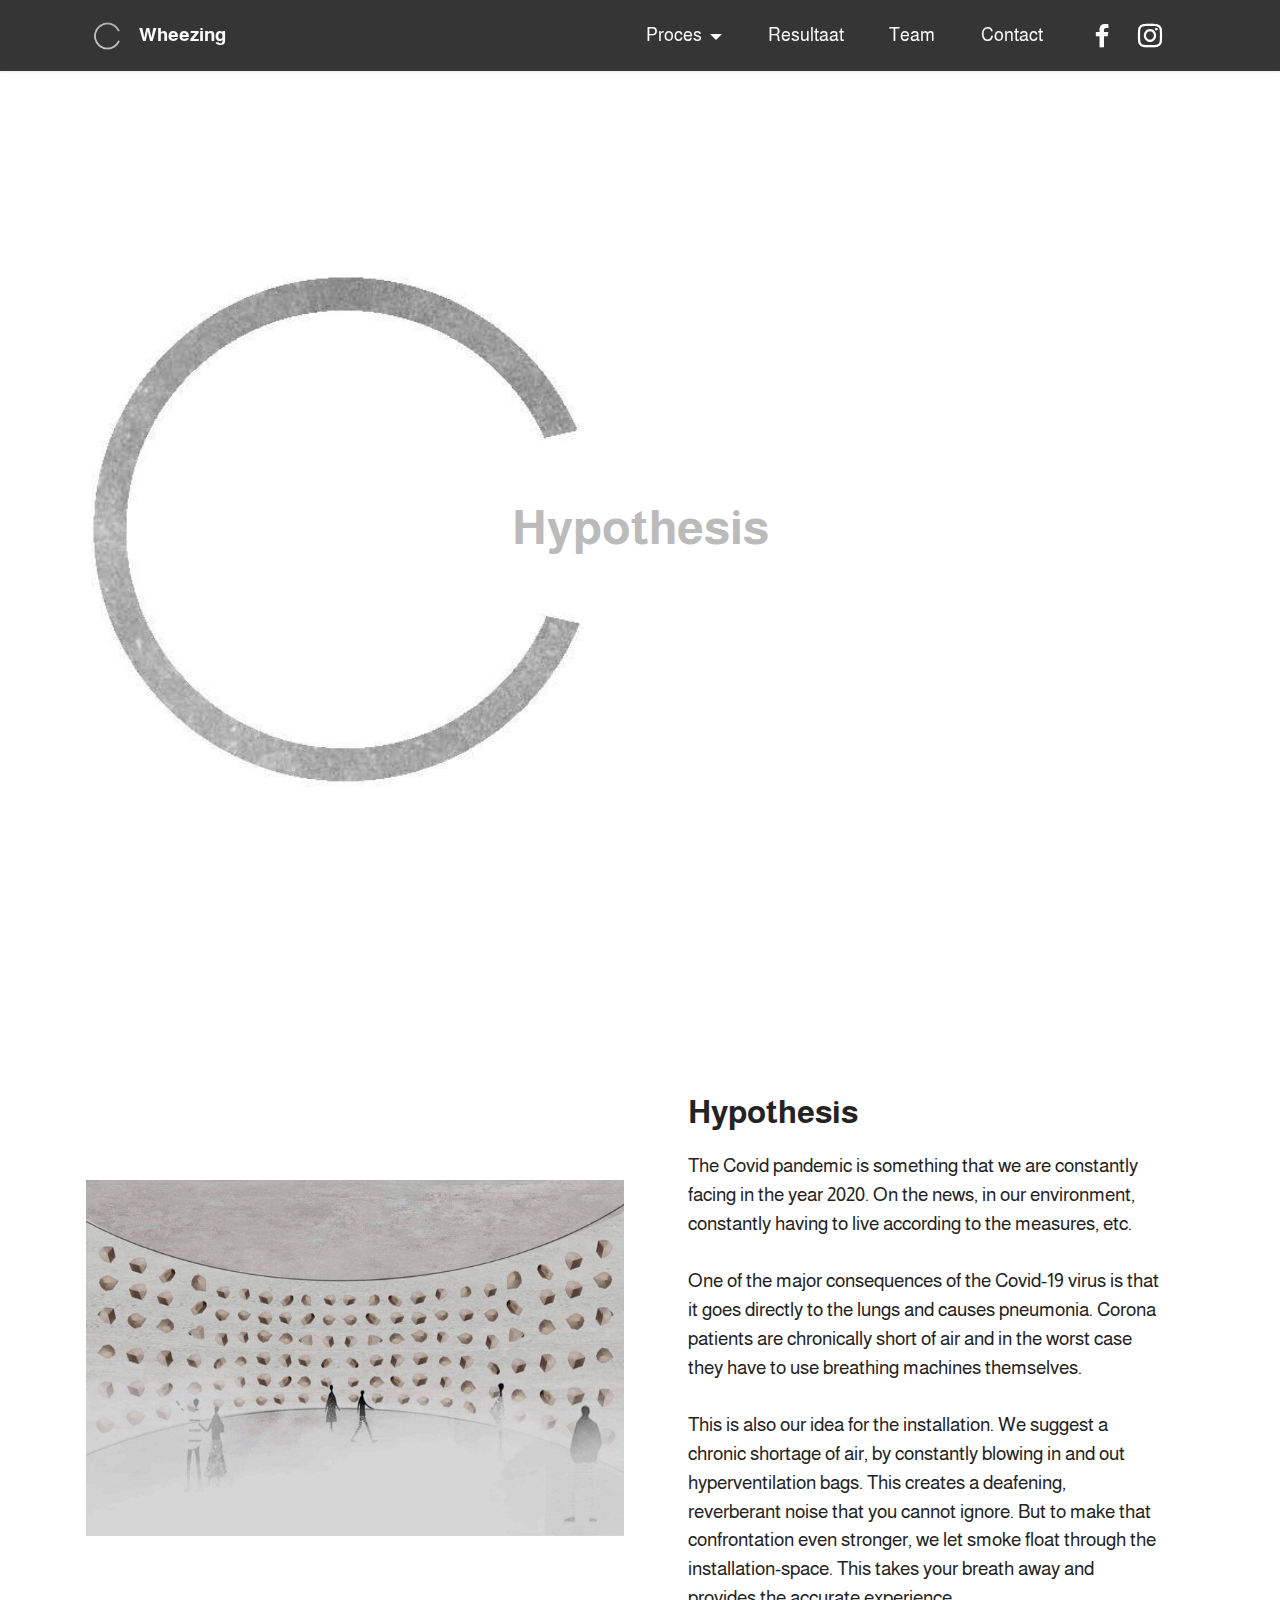
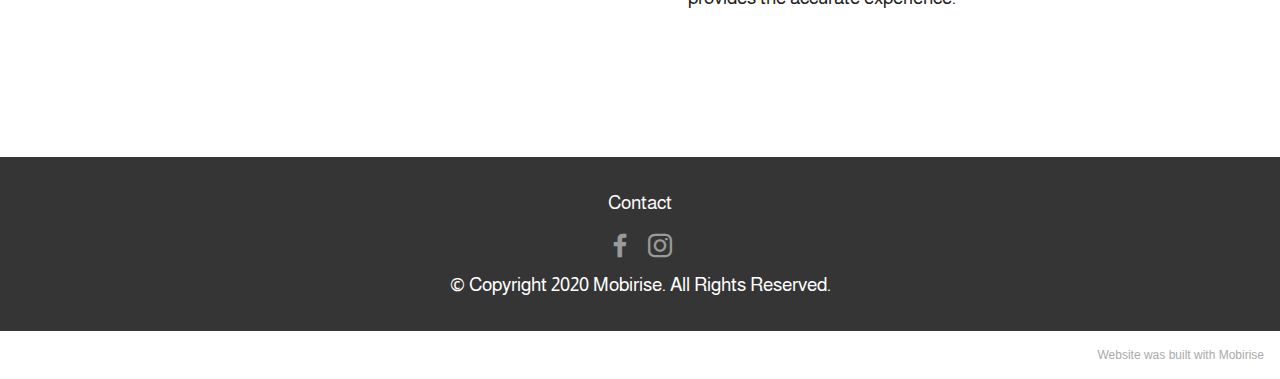
<file: page7.html>
<!DOCTYPE html>
<html  >
<head>
  <!-- Site made with Mobirise Website Builder v5.2.0, https://mobirise.com -->
  <meta charset="UTF-8">
  <meta http-equiv="X-UA-Compatible" content="IE=edge">
  <meta name="generator" content="Mobirise v5.2.0, mobirise.com">
  <meta name="viewport" content="width=device-width, initial-scale=1, minimum-scale=1">
  <link rel="shortcut icon" href="assets/images/logo-63x75.png" type="image/x-icon">
  <meta name="description" content="">
  
  
  <title>Katern C</title>
  <link rel="stylesheet" href="assets/tether/tether.min.css">
  <link rel="stylesheet" href="assets/bootstrap/css/bootstrap.min.css">
  <link rel="stylesheet" href="assets/bootstrap/css/bootstrap-grid.min.css">
  <link rel="stylesheet" href="assets/bootstrap/css/bootstrap-reboot.min.css">
  <link rel="stylesheet" href="assets/dropdown/css/style.css">
  <link rel="stylesheet" href="assets/socicon/css/styles.css">
  <link rel="stylesheet" href="assets/theme/css/style.css">
  <link rel="preload" as="style" href="assets/mobirise/css/mbr-additional.css"><link rel="stylesheet" href="assets/mobirise/css/mbr-additional.css" type="text/css">
  
  
  
  
</head>
<body>
  
  <section class="menu menu2 cid-sgTD7K5zZI" once="menu" id="menu2-17">
    
    <nav class="navbar navbar-dropdown navbar-fixed-top navbar-expand-lg">
        <div class="container">
            <div class="navbar-brand">
                <span class="navbar-logo">
                    <a href="https://mobiri.se">
                        <img src="assets/images/logo-63x75.png" alt="Mobirise" style="height: 3rem;">
                    </a>
                </span>
                <span class="navbar-caption-wrap"><a class="navbar-caption text-white display-7" href="https://mobiri.se">Wheezing</a></span>
            </div>
            <button class="navbar-toggler" type="button" data-toggle="collapse" data-target="#navbarSupportedContent" aria-controls="navbarNavAltMarkup" aria-expanded="false" aria-label="Toggle navigation">
                <div class="hamburger">
                    <span></span>
                    <span></span>
                    <span></span>
                    <span></span>
                </div>
            </button>
            <div class="collapse navbar-collapse" id="navbarSupportedContent">
                <ul class="navbar-nav nav-dropdown nav-right" data-app-modern-menu="true"><li class="nav-item dropdown"><a class="nav-link link text-white dropdown-toggle display-4" href="#" aria-expanded="false" data-toggle="dropdown-submenu">Proces</a><div class="dropdown-menu"><a class="text-white dropdown-item text-primary display-4" href="page5.html" aria-expanded="false">Katern A</a><a class="text-white dropdown-item text-primary display-4" href="page6.html" aria-expanded="false">Katern B</a><a class="text-white dropdown-item text-primary display-4" href="page7.html" aria-expanded="false">Katern C</a><a class="text-white dropdown-item text-primary display-4" href="page8.html" aria-expanded="false">Katern D</a></div></li><li class="nav-item"><a class="nav-link link text-white display-4" href="page1.html">Resultaat</a></li>
                    <li class="nav-item"><a class="nav-link link text-white text-primary display-4" href="page4.html" aria-expanded="false">Team</a></li><li class="nav-item"><a class="nav-link link text-white display-4" href="page2.html">Contact</a></li></ul>
                <div class="icons-menu">
                    <a class="iconfont-wrapper" href="https://www.facebook.com/Constante-Confrontatie-103755984905448/?tn-str=k*F" target="_blank">
                        <span class="p-2 mbr-iconfont socicon-facebook socicon"></span>
                    </a>
                    <a class="iconfont-wrapper" href="https://www.instagram.com/constanteconfrontatie/">
                        <span class="p-2 mbr-iconfont socicon-instagram socicon"></span>
                    </a>
                    
                    
                </div>
                
            </div>
        </div>
    </nav>
</section>

<section class="header6 cid-si36ZlbtrM mbr-fullscreen" id="header6-20">

    

    

    <div class="align-center container">
        <div class="row justify-content-center">
            <div class="col-12 col-lg-10">
                <h1 class="mbr-section-title mbr-fonts-style mbr-white mb-3 display-2"><strong><br></strong><strong>Hypothesis</strong></h1>
                
                
                
            </div>
        </div>
    </div>
</section>

<section class="image1 cid-si37wPCbVW" id="image1-21">
    

    

    <div class="container">
        <div class="row align-items-center">
            <div class="col-12 col-lg-6">
                <div class="image-wrapper">
                    <img src="assets/images/foto-26-750x496.jpg" alt="Mobirise">
                    
                </div>
            </div>
            <div class="col-12 col-lg">
                <div class="text-wrapper">
                    <h3 class="mbr-section-title mbr-fonts-style mb-3 display-5">
                        <strong>Hypothesis</strong></h3>
                    <p class="mbr-text mbr-fonts-style display-7">The Covid pandemic is something that we are constantly facing in the year 2020. On the news, in our environment, constantly having to live according to the measures, etc. <br><br>One of the major consequences of the Covid-19 virus is that it goes directly to the lungs and causes pneumonia. Corona patients are chronically short of air and in the worst case they have to use breathing machines themselves. <br><br>This is also our idea for the installation. We suggest a chronic shortage of air, by constantly blowing in and out hyperventilation bags. This creates a deafening, reverberant noise that you cannot ignore. But to make that confrontation even stronger, we let smoke float through the installation-space. This takes your breath away and provides the accurate experience.&nbsp;</p>
                </div>
            </div>
        </div>
    </div>
</section>

<section class="footer3 cid-shlRQKzW8U" once="footers" id="footer3-18">

    

    

    <div class="container">
        <div class="media-container-row align-center mbr-white">
            <div class="row row-links">
                <ul class="foot-menu">
                    
                    
                    
                    
                    
                <li class="foot-menu-item mbr-fonts-style display-7"><a href="page2.html" class="text-white">Contact</a></li></ul>
            </div>
            <div class="row social-row">
                <div class="social-list align-right pb-2">
                    
                    
                    
                    
                    
                    
                <div class="soc-item">
                        <a href="https://www.facebook.com/Constante-Confrontatie-103755984905448/?tn-str=k*F" target="_blank">
                            <span class="mbr-iconfont mbr-iconfont-social socicon-facebook socicon"></span>
                        </a>
                    </div><div class="soc-item">
                        <a href="https://www.instagram.com/constanteconfrontatie/" target="_blank">
                            <span class="mbr-iconfont mbr-iconfont-social socicon-instagram socicon"></span>
                        </a>
                    </div></div>
            </div>
            <div class="row row-copirayt">
                <p class="mbr-text mb-0 mbr-fonts-style mbr-white align-center display-7">
                    © Copyright 2020 Mobirise. All Rights Reserved.
                </p>
            </div>
        </div>
    </div>
</section><section style="background-color: #fff; font-family: -apple-system, BlinkMacSystemFont, 'Segoe UI', 'Roboto', 'Helvetica Neue', Arial, sans-serif; color:#aaa; font-size:12px; padding: 0; align-items: center; display: flex;"><a href="https://mobirise.site/k" style="flex: 1 1; height: 3rem; padding-left: 1rem;"></a><p style="flex: 0 0 auto; margin:0; padding-right:1rem;">Website was <a href="https://mobirise.site/h" style="color:#aaa;">built with</a> Mobirise</p></section><script src="assets/web/assets/jquery/jquery.min.js"></script>  <script src="assets/popper/popper.min.js"></script>  <script src="assets/tether/tether.min.js"></script>  <script src="assets/bootstrap/js/bootstrap.min.js"></script>  <script src="assets/smoothscroll/smooth-scroll.js"></script>  <script src="assets/dropdown/js/nav-dropdown.js"></script>  <script src="assets/dropdown/js/navbar-dropdown.js"></script>  <script src="assets/touchswipe/jquery.touch-swipe.min.js"></script>  <script src="assets/theme/js/script.js"></script>  
  
  
</body>
</html>
</file>
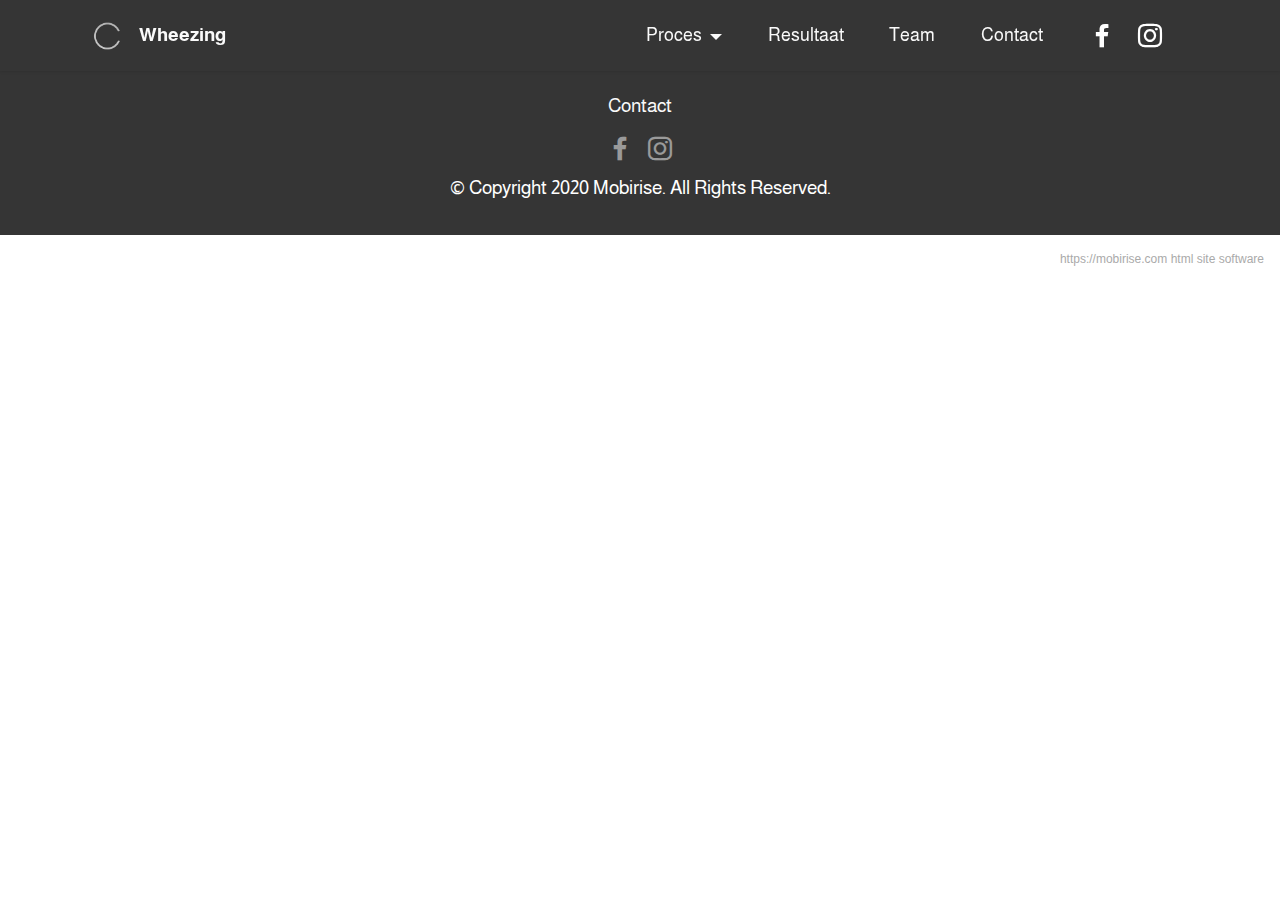
<file: page8.html>
<!DOCTYPE html>
<html  >
<head>
  <!-- Site made with Mobirise Website Builder v5.2.0, https://mobirise.com -->
  <meta charset="UTF-8">
  <meta http-equiv="X-UA-Compatible" content="IE=edge">
  <meta name="generator" content="Mobirise v5.2.0, mobirise.com">
  <meta name="viewport" content="width=device-width, initial-scale=1, minimum-scale=1">
  <link rel="shortcut icon" href="assets/images/logo-63x75.png" type="image/x-icon">
  <meta name="description" content="">
  
  
  <title>Katern D</title>
  <link rel="stylesheet" href="assets/tether/tether.min.css">
  <link rel="stylesheet" href="assets/bootstrap/css/bootstrap.min.css">
  <link rel="stylesheet" href="assets/bootstrap/css/bootstrap-grid.min.css">
  <link rel="stylesheet" href="assets/bootstrap/css/bootstrap-reboot.min.css">
  <link rel="stylesheet" href="assets/dropdown/css/style.css">
  <link rel="stylesheet" href="assets/socicon/css/styles.css">
  <link rel="stylesheet" href="assets/theme/css/style.css">
  <link rel="preload" as="style" href="assets/mobirise/css/mbr-additional.css"><link rel="stylesheet" href="assets/mobirise/css/mbr-additional.css" type="text/css">
  
  
  
  
</head>
<body>
  
  <section class="menu menu2 cid-sgTD7K5zZI" once="menu" id="menu2-19">
    
    <nav class="navbar navbar-dropdown navbar-fixed-top navbar-expand-lg">
        <div class="container">
            <div class="navbar-brand">
                <span class="navbar-logo">
                    <a href="https://mobiri.se">
                        <img src="assets/images/logo-63x75.png" alt="Mobirise" style="height: 3rem;">
                    </a>
                </span>
                <span class="navbar-caption-wrap"><a class="navbar-caption text-white display-7" href="https://mobiri.se">Wheezing</a></span>
            </div>
            <button class="navbar-toggler" type="button" data-toggle="collapse" data-target="#navbarSupportedContent" aria-controls="navbarNavAltMarkup" aria-expanded="false" aria-label="Toggle navigation">
                <div class="hamburger">
                    <span></span>
                    <span></span>
                    <span></span>
                    <span></span>
                </div>
            </button>
            <div class="collapse navbar-collapse" id="navbarSupportedContent">
                <ul class="navbar-nav nav-dropdown nav-right" data-app-modern-menu="true"><li class="nav-item dropdown"><a class="nav-link link text-white dropdown-toggle display-4" href="#" aria-expanded="false" data-toggle="dropdown-submenu">Proces</a><div class="dropdown-menu"><a class="text-white dropdown-item text-primary display-4" href="page5.html" aria-expanded="false">Katern A</a><a class="text-white dropdown-item text-primary display-4" href="page6.html" aria-expanded="false">Katern B</a><a class="text-white dropdown-item text-primary display-4" href="page7.html" aria-expanded="false">Katern C</a><a class="text-white dropdown-item text-primary display-4" href="page8.html" aria-expanded="false">Katern D</a></div></li><li class="nav-item"><a class="nav-link link text-white display-4" href="page1.html">Resultaat</a></li>
                    <li class="nav-item"><a class="nav-link link text-white text-primary display-4" href="page4.html" aria-expanded="false">Team</a></li><li class="nav-item"><a class="nav-link link text-white display-4" href="page2.html">Contact</a></li></ul>
                <div class="icons-menu">
                    <a class="iconfont-wrapper" href="https://www.facebook.com/Constante-Confrontatie-103755984905448/?tn-str=k*F" target="_blank">
                        <span class="p-2 mbr-iconfont socicon-facebook socicon"></span>
                    </a>
                    <a class="iconfont-wrapper" href="https://www.instagram.com/constanteconfrontatie/">
                        <span class="p-2 mbr-iconfont socicon-instagram socicon"></span>
                    </a>
                    
                    
                </div>
                
            </div>
        </div>
    </nav>
</section>

<section class="footer3 cid-shlRQKzW8U" once="footers" id="footer3-1a">

    

    

    <div class="container">
        <div class="media-container-row align-center mbr-white">
            <div class="row row-links">
                <ul class="foot-menu">
                    
                    
                    
                    
                    
                <li class="foot-menu-item mbr-fonts-style display-7"><a href="page2.html" class="text-white">Contact</a></li></ul>
            </div>
            <div class="row social-row">
                <div class="social-list align-right pb-2">
                    
                    
                    
                    
                    
                    
                <div class="soc-item">
                        <a href="https://www.facebook.com/Constante-Confrontatie-103755984905448/?tn-str=k*F" target="_blank">
                            <span class="mbr-iconfont mbr-iconfont-social socicon-facebook socicon"></span>
                        </a>
                    </div><div class="soc-item">
                        <a href="https://www.instagram.com/constanteconfrontatie/" target="_blank">
                            <span class="mbr-iconfont mbr-iconfont-social socicon-instagram socicon"></span>
                        </a>
                    </div></div>
            </div>
            <div class="row row-copirayt">
                <p class="mbr-text mb-0 mbr-fonts-style mbr-white align-center display-7">
                    © Copyright 2020 Mobirise. All Rights Reserved.
                </p>
            </div>
        </div>
    </div>
</section><section style="background-color: #fff; font-family: -apple-system, BlinkMacSystemFont, 'Segoe UI', 'Roboto', 'Helvetica Neue', Arial, sans-serif; color:#aaa; font-size:12px; padding: 0; align-items: center; display: flex;"><a href="https://mobirise.site/v" style="flex: 1 1; height: 3rem; padding-left: 1rem;"></a><p style="flex: 0 0 auto; margin:0; padding-right:1rem;"><a href="https://mobirise.site" style="color:#aaa;">https://mobirise.com</a> html site software</p></section><script src="assets/web/assets/jquery/jquery.min.js"></script>  <script src="assets/popper/popper.min.js"></script>  <script src="assets/tether/tether.min.js"></script>  <script src="assets/bootstrap/js/bootstrap.min.js"></script>  <script src="assets/smoothscroll/smooth-scroll.js"></script>  <script src="assets/dropdown/js/nav-dropdown.js"></script>  <script src="assets/dropdown/js/navbar-dropdown.js"></script>  <script src="assets/touchswipe/jquery.touch-swipe.min.js"></script>  <script src="assets/theme/js/script.js"></script>  
  
  
</body>
</html>
</file>
<file: assets/dropdown/css/style.css>
.navbar-dropdown {
  left: 0;
  padding: 0;
  position: absolute;
  right: 0;
  top: 0;
  transition: all 0.45s ease;
  z-index: 1030;
  background: #282828; }
  .navbar-dropdown .navbar-logo {
    margin-right: 0.8rem;
    transition: margin 0.3s ease-in-out;
    vertical-align: middle; }
    .navbar-dropdown .navbar-logo img {
      height: 3.125rem;
      transition: all 0.3s ease-in-out; }
    .navbar-dropdown .navbar-logo.mbr-iconfont {
      font-size: 3.125rem;
      line-height: 3.125rem; }
  .navbar-dropdown .navbar-caption {
    font-weight: 700;
    white-space: normal;
    vertical-align: -4px;
    line-height: 3.125rem !important; }
    .navbar-dropdown .navbar-caption, .navbar-dropdown .navbar-caption:hover {
      color: inherit;
      text-decoration: none; }
  .navbar-dropdown .mbr-iconfont + .navbar-caption {
    vertical-align: -1px; }
  .navbar-dropdown.navbar-fixed-top {
    position: fixed; }
  .navbar-dropdown .navbar-brand span {
    vertical-align: -4px; }
  .navbar-dropdown.bg-color.transparent {
    background: none; }
  .navbar-dropdown.navbar-short .navbar-brand {
    padding: 0.625rem 0; }
    .navbar-dropdown.navbar-short .navbar-brand span {
      vertical-align: -1px; }
  .navbar-dropdown.navbar-short .navbar-caption {
    line-height: 2.375rem !important;
    vertical-align: -2px; }
  .navbar-dropdown.navbar-short .navbar-logo {
    margin-right: 0.5rem; }
    .navbar-dropdown.navbar-short .navbar-logo img {
      height: 2.375rem; }
    .navbar-dropdown.navbar-short .navbar-logo.mbr-iconfont {
      font-size: 2.375rem;
      line-height: 2.375rem; }
  .navbar-dropdown.navbar-short .mbr-table-cell {
    height: 3.625rem; }
  .navbar-dropdown .navbar-close {
    left: 0.6875rem;
    position: fixed;
    top: 0.75rem;
    z-index: 1000; }
  .navbar-dropdown .hamburger-icon {
    content: "";
    display: inline-block;
    vertical-align: middle;
    width: 16px;
    -webkit-box-shadow: 0 -6px 0 1px #282828,0 0 0 1px #282828,0 6px 0 1px #282828;
    -moz-box-shadow: 0 -6px 0 1px #282828,0 0 0 1px #282828,0 6px 0 1px #282828;
    box-shadow: 0 -6px 0 1px #282828,0 0 0 1px #282828,0 6px 0 1px #282828; }

.dropdown-menu .dropdown-toggle[data-toggle="dropdown-submenu"]::after {
  border-bottom: 0.35em solid transparent;
  border-left: 0.35em solid;
  border-right: 0;
  border-top: 0.35em solid transparent;
  margin-left: 0.3rem; }

.dropdown-menu .dropdown-item:focus {
  outline: 0; }

.nav-dropdown {
  font-size: 0.75rem;
  font-weight: 500;
  height: auto !important; }
  .nav-dropdown .nav-btn {
    padding-left: 1rem; }
  .nav-dropdown .link {
    margin: .667em 1.667em;
    font-weight: 500;
    padding: 0;
    transition: color .2s ease-in-out; }
    .nav-dropdown .link.dropdown-toggle {
      margin-right: 2.583em; }
      .nav-dropdown .link.dropdown-toggle::after {
        margin-left: .25rem;
        border-top: 0.35em solid;
        border-right: 0.35em solid transparent;
        border-left: 0.35em solid transparent;
        border-bottom: 0; }
      .nav-dropdown .link.dropdown-toggle[aria-expanded="true"] {
        margin: 0;
        padding: 0.667em 3.263em  0.667em 1.667em; }
  .nav-dropdown .link::after,
  .nav-dropdown .dropdown-item::after {
    color: inherit; }
  .nav-dropdown .btn {
    font-size: 0.75rem;
    font-weight: 700;
    letter-spacing: 0;
    margin-bottom: 0;
    padding-left: 1.25rem;
    padding-right: 1.25rem; }
  .nav-dropdown .dropdown-menu {
    border-radius: 0;
    border: 0;
    left: 0;
    margin: 0;
    padding-bottom: 1.25rem;
    padding-top: 1.25rem;
    position: relative; }
  .nav-dropdown .dropdown-submenu {
    margin-left: 0.125rem;
    top: 0; }
  .nav-dropdown .dropdown-item {
    font-weight: 500;
    line-height: 2;
    padding: 0.3846em 4.615em 0.3846em 1.5385em;
    position: relative;
    transition: color .2s ease-in-out, background-color .2s ease-in-out; }
    .nav-dropdown .dropdown-item::after {
      margin-top: -0.3077em;
      position: absolute;
      right: 1.1538em;
      top: 50%; }
    .nav-dropdown .dropdown-item:focus, .nav-dropdown .dropdown-item:hover {
      background: none; }

@media (max-width: 767px) {
  .nav-dropdown.navbar-toggleable-sm {
    bottom: 0;
    display: none;
    left: 0;
    overflow-x: hidden;
    position: fixed;
    top: 0;
    transform: translateX(-100%);
    -ms-transform: translateX(-100%);
    -webkit-transform: translateX(-100%);
    width: 18.75rem;
    z-index: 999; } }
.nav-dropdown.navbar-toggleable-xl {
  bottom: 0;
  display: none;
  left: 0;
  overflow-x: hidden;
  position: fixed;
  top: 0;
  transform: translateX(-100%);
  -ms-transform: translateX(-100%);
  -webkit-transform: translateX(-100%);
  width: 18.75rem;
  z-index: 999; }

.nav-dropdown-sm {
  display: block !important;
  overflow-x: hidden;
  overflow: auto;
  padding-top: 3.875rem; }
  .nav-dropdown-sm::after {
    content: "";
    display: block;
    height: 3rem;
    width: 100%; }
  .nav-dropdown-sm.collapse.in ~ .navbar-close {
    display: block !important; }
  .nav-dropdown-sm.collapsing, .nav-dropdown-sm.collapse.in {
    transform: translateX(0);
    -ms-transform: translateX(0);
    -webkit-transform: translateX(0);
    transition: all 0.25s ease-out;
    -webkit-transition: all 0.25s ease-out;
    background: #282828; }
  .nav-dropdown-sm.collapsing[aria-expanded="false"] {
    transform: translateX(-100%);
    -ms-transform: translateX(-100%);
    -webkit-transform: translateX(-100%); }
  .nav-dropdown-sm .nav-item {
    display: block;
    margin-left: 0 !important;
    padding-left: 0; }
  .nav-dropdown-sm .link,
  .nav-dropdown-sm .dropdown-item {
    border-top: 1px dotted rgba(255, 255, 255, 0.1);
    font-size: 0.8125rem;
    line-height: 1.6;
    margin: 0 !important;
    padding: 0.875rem 2.4rem 0.875rem 1.5625rem !important;
    position: relative;
    white-space: normal; }
    .nav-dropdown-sm .link:focus, .nav-dropdown-sm .link:hover,
    .nav-dropdown-sm .dropdown-item:focus,
    .nav-dropdown-sm .dropdown-item:hover {
      background: rgba(0, 0, 0, 0.2) !important;
      color: #c0a375; }
  .nav-dropdown-sm .nav-btn {
    position: relative;
    padding: 1.5625rem 1.5625rem 0 1.5625rem; }
    .nav-dropdown-sm .nav-btn::before {
      border-top: 1px dotted rgba(255, 255, 255, 0.1);
      content: "";
      left: 0;
      position: absolute;
      top: 0;
      width: 100%; }
    .nav-dropdown-sm .nav-btn + .nav-btn {
      padding-top: 0.625rem; }
      .nav-dropdown-sm .nav-btn + .nav-btn::before {
        display: none; }
  .nav-dropdown-sm .btn {
    padding: 0.625rem 0; }
  .nav-dropdown-sm .dropdown-toggle[data-toggle="dropdown-submenu"]::after {
    margin-left: .25rem;
    border-top: 0.35em solid;
    border-right: 0.35em solid transparent;
    border-left: 0.35em solid transparent;
    border-bottom: 0; }
  .nav-dropdown-sm .dropdown-toggle[data-toggle="dropdown-submenu"][aria-expanded="true"]::after {
    border-top: 0;
    border-right: 0.35em solid transparent;
    border-left: 0.35em solid transparent;
    border-bottom: 0.35em solid; }
  .nav-dropdown-sm .dropdown-menu {
    margin: 0;
    padding: 0;
    position: relative;
    top: 0;
    left: 0;
    width: 100%;
    border: 0;
    float: none;
    border-radius: 0;
    background: none; }
  .nav-dropdown-sm .dropdown-submenu {
    left: 100%;
    margin-left: 0.125rem;
    margin-top: -1.25rem;
    top: 0; }

.navbar-toggleable-sm .nav-dropdown .dropdown-menu {
  position: absolute; }

.navbar-toggleable-sm .nav-dropdown .dropdown-submenu {
  left: 100%;
  margin-left: 0.125rem;
  margin-top: -1.25rem;
  top: 0; }

.navbar-toggleable-sm.opened .nav-dropdown .dropdown-menu {
  position: relative; }

.navbar-toggleable-sm.opened .nav-dropdown .dropdown-submenu {
  left: 0;
  margin-left: 00rem;
  margin-top: 0rem;
  top: 0; }

.is-builder .nav-dropdown.collapsing {
  transition: none !important; }

/*# sourceMappingURL=style.css.map */
</file>
<file: assets/socicon/css/styles.css>
@charset "UTF-8";

@font-face {
  font-family: 'Socicon';
  src:  url('../fonts/socicon.eot');
  src:  url('../fonts/socicon.eot?#iefix') format('embedded-opentype'),
    url('../fonts/socicon.woff2') format('woff2'),
    url('../fonts/socicon.ttf') format('truetype'),
    url('../fonts/socicon.woff') format('woff'),
    url('../fonts/socicon.svg#socicon') format('svg');
  font-weight: normal;
  font-style: normal;
}

[data-icon]:before {
  font-family: "socicon" !important;
  content: attr(data-icon);
  font-style: normal !important;
  font-weight: normal !important;
  font-variant: normal !important;
  text-transform: none !important;
  speak: none;
  line-height: 1;
  -webkit-font-smoothing: antialiased;
  -moz-osx-font-smoothing: grayscale;
}

[class^="socicon-"], [class*=" socicon-"] {
  /* use !important to prevent issues with browser extensions that change fonts */
  font-family: 'Socicon' !important;
  speak: none;
  font-style: normal;
  font-weight: normal;
  font-variant: normal;
  text-transform: none;
  line-height: 1;

  /* Better Font Rendering =========== */
  -webkit-font-smoothing: antialiased;
  -moz-osx-font-smoothing: grayscale;
}

.socicon-eitaa:before {
  content: "\e97c";
}
.socicon-soroush:before {
  content: "\e97d";
}
.socicon-bale:before {
  content: "\e97e";
}
.socicon-zazzle:before {
  content: "\e97b";
}
.socicon-society6:before {
  content: "\e97a";
}
.socicon-redbubble:before {
  content: "\e979";
}
.socicon-avvo:before {
  content: "\e978";
}
.socicon-stitcher:before {
  content: "\e977";
}
.socicon-googlehangouts:before {
  content: "\e974";
}
.socicon-dlive:before {
  content: "\e975";
}
.socicon-vsco:before {
  content: "\e976";
}
.socicon-flipboard:before {
  content: "\e973";
}
.socicon-ubuntu:before {
  content: "\e958";
}
.socicon-artstation:before {
  content: "\e959";
}
.socicon-invision:before {
  content: "\e95a";
}
.socicon-torial:before {
  content: "\e95b";
}
.socicon-collectorz:before {
  content: "\e95c";
}
.socicon-seenthis:before {
  content: "\e95d";
}
.socicon-googleplaymusic:before {
  content: "\e95e";
}
.socicon-debian:before {
  content: "\e95f";
}
.socicon-filmfreeway:before {
  content: "\e960";
}
.socicon-gnome:before {
  content: "\e961";
}
.socicon-itchio:before {
  content: "\e962";
}
.socicon-jamendo:before {
  content: "\e963";
}
.socicon-mix:before {
  content: "\e964";
}
.socicon-sharepoint:before {
  content: "\e965";
}
.socicon-tinder:before {
  content: "\e966";
}
.socicon-windguru:before {
  content: "\e967";
}
.socicon-cdbaby:before {
  content: "\e968";
}
.socicon-elementaryos:before {
  content: "\e969";
}
.socicon-stage32:before {
  content: "\e96a";
}
.socicon-tiktok:before {
  content: "\e96b";
}
.socicon-gitter:before {
  content: "\e96c";
}
.socicon-letterboxd:before {
  content: "\e96d";
}
.socicon-threema:before {
  content: "\e96e";
}
.socicon-splice:before {
  content: "\e96f";
}
.socicon-metapop:before {
  content: "\e970";
}
.socicon-naver:before {
  content: "\e971";
}
.socicon-remote:before {
  content: "\e972";
}
.socicon-internet:before {
  content: "\e957";
}
.socicon-moddb:before {
  content: "\e94b";
}
.socicon-indiedb:before {
  content: "\e94c";
}
.socicon-traxsource:before {
  content: "\e94d";
}
.socicon-gamefor:before {
  content: "\e94e";
}
.socicon-pixiv:before {
  content: "\e94f";
}
.socicon-myanimelist:before {
  content: "\e950";
}
.socicon-blackberry:before {
  content: "\e951";
}
.socicon-wickr:before {
  content: "\e952";
}
.socicon-spip:before {
  content: "\e953";
}
.socicon-napster:before {
  content: "\e954";
}
.socicon-beatport:before {
  content: "\e955";
}
.socicon-hackerone:before {
  content: "\e956";
}
.socicon-hackernews:before {
  content: "\e946";
}
.socicon-smashwords:before {
  content: "\e947";
}
.socicon-kobo:before {
  content: "\e948";
}
.socicon-bookbub:before {
  content: "\e949";
}
.socicon-mailru:before {
  content: "\e94a";
}
.socicon-gitlab:before {
  content: "\e945";
}
.socicon-instructables:before {
  content: "\e944";
}
.socicon-portfolio:before {
  content: "\e943";
}
.socicon-codered:before {
  content: "\e940";
}
.socicon-origin:before {
  content: "\e941";
}
.socicon-nextdoor:before {
  content: "\e942";
}
.socicon-udemy:before {
  content: "\e93f";
}
.socicon-livemaster:before {
  content: "\e93e";
}
.socicon-crunchbase:before {
  content: "\e93b";
}
.socicon-homefy:before {
  content: "\e93c";
}
.socicon-calendly:before {
  content: "\e93d";
}
.socicon-realtor:before {
  content: "\e90f";
}
.socicon-tidal:before {
  content: "\e910";
}
.socicon-qobuz:before {
  content: "\e911";
}
.socicon-natgeo:before {
  content: "\e912";
}
.socicon-mastodon:before {
  content: "\e913";
}
.socicon-unsplash:before {
  content: "\e914";
}
.socicon-homeadvisor:before {
  content: "\e915";
}
.socicon-angieslist:before {
  content: "\e916";
}
.socicon-codepen:before {
  content: "\e917";
}
.socicon-slack:before {
  content: "\e918";
}
.socicon-openaigym:before {
  content: "\e919";
}
.socicon-logmein:before {
  content: "\e91a";
}
.socicon-fiverr:before {
  content: "\e91b";
}
.socicon-gotomeeting:before {
  content: "\e91c";
}
.socicon-aliexpress:before {
  content: "\e91d";
}
.socicon-guru:before {
  content: "\e91e";
}
.socicon-appstore:before {
  content: "\e91f";
}
.socicon-homes:before {
  content: "\e920";
}
.socicon-zoom:before {
  content: "\e921";
}
.socicon-alibaba:before {
  content: "\e922";
}
.socicon-craigslist:before {
  content: "\e923";
}
.socicon-wix:before {
  content: "\e924";
}
.socicon-redfin:before {
  content: "\e925";
}
.socicon-googlecalendar:before {
  content: "\e926";
}
.socicon-shopify:before {
  content: "\e927";
}
.socicon-freelancer:before {
  content: "\e928";
}
.socicon-seedrs:before {
  content: "\e929";
}
.socicon-bing:before {
  content: "\e92a";
}
.socicon-doodle:before {
  content: "\e92b";
}
.socicon-bonanza:before {
  content: "\e92c";
}
.socicon-squarespace:before {
  content: "\e92d";
}
.socicon-toptal:before {
  content: "\e92e";
}
.socicon-gust:before {
  content: "\e92f";
}
.socicon-ask:before {
  content: "\e930";
}
.socicon-trulia:before {
  content: "\e931";
}
.socicon-loomly:before {
  content: "\e932";
}
.socicon-ghost:before {
  content: "\e933";
}
.socicon-upwork:before {
  content: "\e934";
}
.socicon-fundable:before {
  content: "\e935";
}
.socicon-booking:before {
  content: "\e936";
}
.socicon-googlemaps:before {
  content: "\e937";
}
.socicon-zillow:before {
  content: "\e938";
}
.socicon-niconico:before {
  content: "\e939";
}
.socicon-toneden:before {
  content: "\e93a";
}
.socicon-augment:before {
  content: "\e908";
}
.socicon-bitbucket:before {
  content: "\e909";
}
.socicon-fyuse:before {
  content: "\e90a";
}
.socicon-yt-gaming:before {
  content: "\e90b";
}
.socicon-sketchfab:before {
  content: "\e90c";
}
.socicon-mobcrush:before {
  content: "\e90d";
}
.socicon-microsoft:before {
  content: "\e90e";
}
.socicon-pandora:before {
  content: "\e907";
}
.socicon-messenger:before {
  content: "\e906";
}
.socicon-gamewisp:before {
  content: "\e905";
}
.socicon-bloglovin:before {
  content: "\e904";
}
.socicon-tunein:before {
  content: "\e903";
}
.socicon-gamejolt:before {
  content: "\e901";
}
.socicon-trello:before {
  content: "\e902";
}
.socicon-spreadshirt:before {
  content: "\e900";
}
.socicon-500px:before {
  content: "\e000";
}
.socicon-8tracks:before {
  content: "\e001";
}
.socicon-airbnb:before {
  content: "\e002";
}
.socicon-alliance:before {
  content: "\e003";
}
.socicon-amazon:before {
  content: "\e004";
}
.socicon-amplement:before {
  content: "\e005";
}
.socicon-android:before {
  content: "\e006";
}
.socicon-angellist:before {
  content: "\e007";
}
.socicon-apple:before {
  content: "\e008";
}
.socicon-appnet:before {
  content: "\e009";
}
.socicon-baidu:before {
  content: "\e00a";
}
.socicon-bandcamp:before {
  content: "\e00b";
}
.socicon-battlenet:before {
  content: "\e00c";
}
.socicon-mixer:before {
  content: "\e00d";
}
.socicon-bebee:before {
  content: "\e00e";
}
.socicon-bebo:before {
  content: "\e00f";
}
.socicon-behance:before {
  content: "\e010";
}
.socicon-blizzard:before {
  content: "\e011";
}
.socicon-blogger:before {
  content: "\e012";
}
.socicon-buffer:before {
  content: "\e013";
}
.socicon-chrome:before {
  content: "\e014";
}
.socicon-coderwall:before {
  content: "\e015";
}
.socicon-curse:before {
  content: "\e016";
}
.socicon-dailymotion:before {
  content: "\e017";
}
.socicon-deezer:before {
  content: "\e018";
}
.socicon-delicious:before {
  content: "\e019";
}
.socicon-deviantart:before {
  content: "\e01a";
}
.socicon-diablo:before {
  content: "\e01b";
}
.socicon-digg:before {
  content: "\e01c";
}
.socicon-discord:before {
  content: "\e01d";
}
.socicon-disqus:before {
  content: "\e01e";
}
.socicon-douban:before {
  content: "\e01f";
}
.socicon-draugiem:before {
  content: "\e020";
}
.socicon-dribbble:before {
  content: "\e021";
}
.socicon-drupal:before {
  content: "\e022";
}
.socicon-ebay:before {
  content: "\e023";
}
.socicon-ello:before {
  content: "\e024";
}
.socicon-endomodo:before {
  content: "\e025";
}
.socicon-envato:before {
  content: "\e026";
}
.socicon-etsy:before {
  content: "\e027";
}
.socicon-facebook:before {
  content: "\e028";
}
.socicon-feedburner:before {
  content: "\e029";
}
.socicon-filmweb:before {
  content: "\e02a";
}
.socicon-firefox:before {
  content: "\e02b";
}
.socicon-flattr:before {
  content: "\e02c";
}
.socicon-flickr:before {
  content: "\e02d";
}
.socicon-formulr:before {
  content: "\e02e";
}
.socicon-forrst:before {
  content: "\e02f";
}
.socicon-foursquare:before {
  content: "\e030";
}
.socicon-friendfeed:before {
  content: "\e031";
}
.socicon-github:before {
  content: "\e032";
}
.socicon-goodreads:before {
  content: "\e033";
}
.socicon-google:before {
  content: "\e034";
}
.socicon-googlescholar:before {
  content: "\e035";
}
.socicon-googlegroups:before {
  content: "\e036";
}
.socicon-googlephotos:before {
  content: "\e037";
}
.socicon-googleplus:before {
  content: "\e038";
}
.socicon-grooveshark:before {
  content: "\e039";
}
.socicon-hackerrank:before {
  content: "\e03a";
}
.socicon-hearthstone:before {
  content: "\e03b";
}
.socicon-hellocoton:before {
  content: "\e03c";
}
.socicon-heroes:before {
  content: "\e03d";
}
.socicon-smashcast:before {
  content: "\e03e";
}
.socicon-horde:before {
  content: "\e03f";
}
.socicon-houzz:before {
  content: "\e040";
}
.socicon-icq:before {
  content: "\e041";
}
.socicon-identica:before {
  content: "\e042";
}
.socicon-imdb:before {
  content: "\e043";
}
.socicon-instagram:before {
  content: "\e044";
}
.socicon-issuu:before {
  content: "\e045";
}
.socicon-istock:before {
  content: "\e046";
}
.socicon-itunes:before {
  content: "\e047";
}
.socicon-keybase:before {
  content: "\e048";
}
.socicon-lanyrd:before {
  content: "\e049";
}
.socicon-lastfm:before {
  content: "\e04a";
}
.socicon-line:before {
  content: "\e04b";
}
.socicon-linkedin:before {
  content: "\e04c";
}
.socicon-livejournal:before {
  content: "\e04d";
}
.socicon-lyft:before {
  content: "\e04e";
}
.socicon-macos:before {
  content: "\e04f";
}
.socicon-mail:before {
  content: "\e050";
}
.socicon-medium:before {
  content: "\e051";
}
.socicon-meetup:before {
  content: "\e052";
}
.socicon-mixcloud:before {
  content: "\e053";
}
.socicon-modelmayhem:before {
  content: "\e054";
}
.socicon-mumble:before {
  content: "\e055";
}
.socicon-myspace:before {
  content: "\e056";
}
.socicon-newsvine:before {
  content: "\e057";
}
.socicon-nintendo:before {
  content: "\e058";
}
.socicon-npm:before {
  content: "\e059";
}
.socicon-odnoklassniki:before {
  content: "\e05a";
}
.socicon-openid:before {
  content: "\e05b";
}
.socicon-opera:before {
  content: "\e05c";
}
.socicon-outlook:before {
  content: "\e05d";
}
.socicon-overwatch:before {
  content: "\e05e";
}
.socicon-patreon:before {
  content: "\e05f";
}
.socicon-paypal:before {
  content: "\e060";
}
.socicon-periscope:before {
  content: "\e061";
}
.socicon-persona:before {
  content: "\e062";
}
.socicon-pinterest:before {
  content: "\e063";
}
.socicon-play:before {
  content: "\e064";
}
.socicon-player:before {
  content: "\e065";
}
.socicon-playstation:before {
  content: "\e066";
}
.socicon-pocket:before {
  content: "\e067";
}
.socicon-qq:before {
  content: "\e068";
}
.socicon-quora:before {
  content: "\e069";
}
.socicon-raidcall:before {
  content: "\e06a";
}
.socicon-ravelry:before {
  content: "\e06b";
}
.socicon-reddit:before {
  content: "\e06c";
}
.socicon-renren:before {
  content: "\e06d";
}
.socicon-researchgate:before {
  content: "\e06e";
}
.socicon-residentadvisor:before {
  content: "\e06f";
}
.socicon-reverbnation:before {
  content: "\e070";
}
.socicon-rss:before {
  content: "\e071";
}
.socicon-sharethis:before {
  content: "\e072";
}
.socicon-skype:before {
  content: "\e073";
}
.socicon-slideshare:before {
  content: "\e074";
}
.socicon-smugmug:before {
  content: "\e075";
}
.socicon-snapchat:before {
  content: "\e076";
}
.socicon-songkick:before {
  content: "\e077";
}
.socicon-soundcloud:before {
  content: "\e078";
}
.socicon-spotify:before {
  content: "\e079";
}
.socicon-stackexchange:before {
  content: "\e07a";
}
.socicon-stackoverflow:before {
  content: "\e07b";
}
.socicon-starcraft:before {
  content: "\e07c";
}
.socicon-stayfriends:before {
  content: "\e07d";
}
.socicon-steam:before {
  content: "\e07e";
}
.socicon-storehouse:before {
  content: "\e07f";
}
.socicon-strava:before {
  content: "\e080";
}
.socicon-streamjar:before {
  content: "\e081";
}
.socicon-stumbleupon:before {
  content: "\e082";
}
.socicon-swarm:before {
  content: "\e083";
}
.socicon-teamspeak:before {
  content: "\e084";
}
.socicon-teamviewer:before {
  content: "\e085";
}
.socicon-technorati:before {
  content: "\e086";
}
.socicon-telegram:before {
  content: "\e087";
}
.socicon-tripadvisor:before {
  content: "\e088";
}
.socicon-tripit:before {
  content: "\e089";
}
.socicon-triplej:before {
  content: "\e08a";
}
.socicon-tumblr:before {
  content: "\e08b";
}
.socicon-twitch:before {
  content: "\e08c";
}
.socicon-twitter:before {
  content: "\e08d";
}
.socicon-uber:before {
  content: "\e08e";
}
.socicon-ventrilo:before {
  content: "\e08f";
}
.socicon-viadeo:before {
  content: "\e090";
}
.socicon-viber:before {
  content: "\e091";
}
.socicon-viewbug:before {
  content: "\e092";
}
.socicon-vimeo:before {
  content: "\e093";
}
.socicon-vine:before {
  content: "\e094";
}
.socicon-vkontakte:before {
  content: "\e095";
}
.socicon-warcraft:before {
  content: "\e096";
}
.socicon-wechat:before {
  content: "\e097";
}
.socicon-weibo:before {
  content: "\e098";
}
.socicon-whatsapp:before {
  content: "\e099";
}
.socicon-wikipedia:before {
  content: "\e09a";
}
.socicon-windows:before {
  content: "\e09b";
}
.socicon-wordpress:before {
  content: "\e09c";
}
.socicon-wykop:before {
  content: "\e09d";
}
.socicon-xbox:before {
  content: "\e09e";
}
.socicon-xing:before {
  content: "\e09f";
}
.socicon-yahoo:before {
  content: "\e0a0";
}
.socicon-yammer:before {
  content: "\e0a1";
}
.socicon-yandex:before {
  content: "\e0a2";
}
.socicon-yelp:before {
  content: "\e0a3";
}
.socicon-younow:before {
  content: "\e0a4";
}
.socicon-youtube:before {
  content: "\e0a5";
}
.socicon-zapier:before {
  content: "\e0a6";
}
.socicon-zerply:before {
  content: "\e0a7";
}
.socicon-zomato:before {
  content: "\e0a8";
}
.socicon-zynga:before {
  content: "\e0a9";
}
</file>
<file: assets/theme/css/style.css>
section {
  background-color: #ffffff;
}

body {
  font-style: normal;
  line-height: 1.5;
  font-weight: 400;
  color: #232323;
  position: relative;
}

section,
.container,
.container-fluid {
  position: relative;
  word-wrap: break-word;
}

a.mbr-iconfont:hover {
  text-decoration: none;
}

.article .lead p,
.article .lead ul,
.article .lead ol,
.article .lead pre,
.article .lead blockquote {
  margin-bottom: 0;
}

a {
  font-style: normal;
  font-weight: 400;
  cursor: pointer;
}

a, a:hover {
  text-decoration: none;
}

.mbr-section-title {
  font-style: normal;
  line-height: 1.3;
}

.mbr-section-subtitle {
  line-height: 1.3;
}

.mbr-text {
  font-style: normal;
  line-height: 1.7;
}

h1,
h2,
h3,
h4,
h5,
h6,
.display-1,
.display-2,
.display-4,
.display-5,
.display-7,
span,
p,
a {
  line-height: 1;
  word-break: break-word;
  word-wrap: break-word;
  font-weight: 400;
}

b,
strong {
  font-weight: bold;
}

input:-webkit-autofill, input:-webkit-autofill:hover, input:-webkit-autofill:focus, input:-webkit-autofill:active {
  -webkit-transition-delay: 9999s;
          transition-delay: 9999s;
  -webkit-transition-property: background-color, color;
  transition-property: background-color, color;
}

textarea[type="hidden"] {
  display: none;
}

section {
  background-position: 50% 50%;
  background-repeat: no-repeat;
  background-size: cover;
}

section .mbr-background-video,
section .mbr-background-video-preview {
  position: absolute;
  bottom: 0;
  left: 0;
  right: 0;
  top: 0;
}

.hidden {
  visibility: hidden;
}

.mbr-z-index20 {
  z-index: 20;
}

/*! Base colors */
.mbr-white {
  color: #ffffff;
}

.mbr-black {
  color: #111111;
}

.mbr-bg-white {
  background-color: #ffffff;
}

.mbr-bg-black {
  background-color: #000000;
}

/*! Text-aligns */
.align-left {
  text-align: left;
}

.align-center {
  text-align: center;
}

.align-right {
  text-align: right;
}

/*! Font-weight  */
.mbr-light {
  font-weight: 300;
}

.mbr-regular {
  font-weight: 400;
}

.mbr-semibold {
  font-weight: 500;
}

.mbr-bold {
  font-weight: 700;
}

/*! Media  */
.media-content {
  -ms-flex-preferred-size: 100%;
      flex-basis: 100%;
}

.media-container-row {
  display: -webkit-box;
  display: -ms-flexbox;
  display: flex;
  -webkit-box-orient: horizontal;
  -webkit-box-direction: normal;
      -ms-flex-direction: row;
          flex-direction: row;
  -ms-flex-wrap: wrap;
      flex-wrap: wrap;
  -webkit-box-pack: center;
      -ms-flex-pack: center;
          justify-content: center;
  -ms-flex-line-pack: center;
      align-content: center;
  -webkit-box-align: start;
      -ms-flex-align: start;
          align-items: start;
}

.media-container-row .media-size-item {
  width: 400px;
}

.media-container-column {
  display: -webkit-box;
  display: -ms-flexbox;
  display: flex;
  -webkit-box-orient: vertical;
  -webkit-box-direction: normal;
      -ms-flex-direction: column;
          flex-direction: column;
  -ms-flex-wrap: wrap;
      flex-wrap: wrap;
  -webkit-box-pack: center;
      -ms-flex-pack: center;
          justify-content: center;
  -ms-flex-line-pack: center;
      align-content: center;
  -webkit-box-align: stretch;
      -ms-flex-align: stretch;
          align-items: stretch;
}

.media-container-column > * {
  width: 100%;
}

@media (min-width: 992px) {
  .media-container-row {
    -ms-flex-wrap: nowrap;
        flex-wrap: nowrap;
  }
}

figure {
  margin-bottom: 0;
  overflow: hidden;
}

figure[mbr-media-size] {
  -webkit-transition: width 0.1s;
  transition: width 0.1s;
}

img,
iframe {
  display: block;
  width: 100%;
}

.card {
  background-color: transparent;
  border: none;
}

.card-box {
  width: 100%;
}

.card-img {
  text-align: center;
  -ms-flex-negative: 0;
      flex-shrink: 0;
  -webkit-flex-shrink: 0;
}

.media {
  max-width: 100%;
  margin: 0 auto;
}

.mbr-figure {
  -ms-flex-item-align: center;
      -ms-grid-row-align: center;
      align-self: center;
}

.media-container > div {
  max-width: 100%;
}

.mbr-figure img,
.card-img img {
  width: 100%;
}

@media (max-width: 991px) {
  .media-size-item {
    width: auto !important;
  }
  .media {
    width: auto;
  }
  .mbr-figure {
    width: 100% !important;
  }
}

/*! Buttons */
.mbr-section-btn {
  margin-left: -0.6rem;
  margin-right: -0.6rem;
  font-size: 0;
}

.btn {
  font-weight: 600;
  border-width: 1px;
  font-style: normal;
  margin: 0.6rem 0.6rem;
  white-space: normal;
  -webkit-transition: all 0.2s ease-in-out;
  transition: all 0.2s ease-in-out;
  display: -webkit-inline-box;
  display: -ms-inline-flexbox;
  display: inline-flex;
  -webkit-box-align: center;
      -ms-flex-align: center;
          align-items: center;
  -webkit-box-pack: center;
      -ms-flex-pack: center;
          justify-content: center;
  word-break: break-word;
}

.btn-sm {
  font-weight: 600;
  letter-spacing: 0px;
  -webkit-transition: all 0.3s ease-in-out;
  transition: all 0.3s ease-in-out;
}

.btn-md {
  font-weight: 600;
  letter-spacing: 0px;
  -webkit-transition: all 0.3s ease-in-out;
  transition: all 0.3s ease-in-out;
}

.btn-lg {
  font-weight: 600;
  letter-spacing: 0px;
  -webkit-transition: all 0.3s ease-in-out;
  transition: all 0.3s ease-in-out;
}

.btn-form {
  margin: 0;
}

.btn-form:hover {
  cursor: pointer;
}

nav .mbr-section-btn {
  margin-left: 0rem;
  margin-right: 0rem;
}

/*! Btn icon margin */
.btn .mbr-iconfont,
.btn.btn-sm .mbr-iconfont {
  -webkit-box-ordinal-group: 2;
      -ms-flex-order: 1;
          order: 1;
  cursor: pointer;
  margin-left: 0.5rem;
  vertical-align: sub;
}

.btn.btn-md .mbr-iconfont,
.btn.btn-md .mbr-iconfont {
  margin-left: 0.8rem;
}

.mbr-regular {
  font-weight: 400;
}

.mbr-semibold {
  font-weight: 500;
}

.mbr-bold {
  font-weight: 700;
}

[type="submit"] {
  -webkit-appearance: none;
}

/*! Full-screen */
.mbr-fullscreen .mbr-overlay {
  min-height: 100vh;
}

.mbr-fullscreen {
  display: -webkit-box;
  display: -ms-flexbox;
  display: flex;
  display: -moz-flex;
  display: -ms-flex;
  display: -o-flex;
  -webkit-box-align: center;
      -ms-flex-align: center;
          align-items: center;
  min-height: 100vh;
  padding-top: 3rem;
  padding-bottom: 3rem;
}

/*! Map */
.map {
  height: 25rem;
  position: relative;
}

.map iframe {
  width: 100%;
  height: 100%;
}

/*! Scroll to top arrow */
.mbr-arrow-up {
  bottom: 25px;
  right: 90px;
  position: fixed;
  text-align: right;
  z-index: 5000;
  color: #ffffff;
  font-size: 22px;
}

.mbr-arrow-up a {
  background: rgba(0, 0, 0, 0.2);
  border-radius: 50%;
  color: #fff;
  display: inline-block;
  height: 60px;
  width: 60px;
  border: 2px solid #fff;
  outline-style: none !important;
  position: relative;
  text-decoration: none;
  -webkit-transition: all 0.3s ease-in-out;
  transition: all 0.3s ease-in-out;
  cursor: pointer;
  text-align: center;
}

.mbr-arrow-up a:hover {
  background-color: rgba(0, 0, 0, 0.4);
}

.mbr-arrow-up a i {
  line-height: 60px;
}

.mbr-arrow-up-icon {
  display: block;
  color: #fff;
}

.mbr-arrow-up-icon::before {
  content: "\203a";
  display: inline-block;
  font-family: serif;
  font-size: 22px;
  line-height: 1;
  font-style: normal;
  position: relative;
  top: 6px;
  left: -4px;
  -webkit-transform: rotate(-90deg);
          transform: rotate(-90deg);
}

/*! Arrow Down */
.mbr-arrow {
  position: absolute;
  bottom: 45px;
  left: 50%;
  width: 60px;
  height: 60px;
  cursor: pointer;
  background-color: rgba(80, 80, 80, 0.5);
  border-radius: 50%;
  -webkit-transform: translateX(-50%);
          transform: translateX(-50%);
}

@media (max-width: 767px) {
  .mbr-arrow {
    display: none;
  }
}

.mbr-arrow > a {
  display: inline-block;
  text-decoration: none;
  outline-style: none;
  -webkit-animation: arrowdown 1.7s ease-in-out infinite;
          animation: arrowdown 1.7s ease-in-out infinite;
  color: #ffffff;
}

.mbr-arrow > a > i {
  position: absolute;
  top: -2px;
  left: 15px;
  font-size: 2rem;
}

#scrollToTop a i::before {
  content: "";
  position: absolute;
  display: block;
  border-bottom: 2.5px solid #fff;
  border-left: 2.5px solid #fff;
  width: 27.8%;
  height: 27.8%;
  left: 50%;
  top: 50%;
  -webkit-transform: rotate(135deg);
  transform: translateY(-30%) translateX(-50%) rotate(135deg);
}

@keyframes arrowdown {
  0% {
    -webkit-transform: translateY(0px);
            transform: translateY(0px);
  }
  50% {
    -webkit-transform: translateY(-5px);
            transform: translateY(-5px);
  }
  100% {
    -webkit-transform: translateY(0px);
            transform: translateY(0px);
  }
}

@-webkit-keyframes arrowdown {
  0% {
    -webkit-transform: translateY(0px);
            transform: translateY(0px);
  }
  50% {
    -webkit-transform: translateY(-5px);
            transform: translateY(-5px);
  }
  100% {
    -webkit-transform: translateY(0px);
            transform: translateY(0px);
  }
}

@media (max-width: 500px) {
  .mbr-arrow-up {
    left: 50%;
    right: auto;
  }
}

/*Gradients animation*/
@keyframes gradient-animation {
  from {
    background-position: 0% 100%;
    -webkit-animation-timing-function: ease-in-out;
            animation-timing-function: ease-in-out;
  }
  to {
    background-position: 100% 0%;
    -webkit-animation-timing-function: ease-in-out;
            animation-timing-function: ease-in-out;
  }
}

@-webkit-keyframes gradient-animation {
  from {
    background-position: 0% 100%;
    -webkit-animation-timing-function: ease-in-out;
            animation-timing-function: ease-in-out;
  }
  to {
    background-position: 100% 0%;
    -webkit-animation-timing-function: ease-in-out;
            animation-timing-function: ease-in-out;
  }
}

.bg-gradient {
  background-size: 200% 200%;
  animation: gradient-animation 5s infinite alternate;
  -webkit-animation: gradient-animation 5s infinite alternate;
}

.menu .navbar-brand {
  display: -webkit-flex;
}

.menu .navbar-brand span {
  display: -webkit-box;
  display: -ms-flexbox;
  display: flex;
  display: -webkit-flex;
}

.menu .navbar-brand .navbar-caption-wrap {
  display: -webkit-flex;
}

.menu .navbar-brand .navbar-logo img {
  display: -webkit-flex;
}

@media (min-width: 768px) and (max-width: 991px) {
  .menu .navbar-toggleable-sm .navbar-nav {
    display: -webkit-box;
    display: -ms-flexbox;
  }
}

@media (max-width: 991px) {
  .menu .navbar-collapse {
    max-height: 93.5vh;
  }
  .menu .navbar-collapse.show {
    overflow: auto;
  }
}

@media (min-width: 992px) {
  .menu .navbar-nav.nav-dropdown {
    display: -webkit-flex;
  }
  .menu .navbar-toggleable-sm .navbar-collapse {
    display: -webkit-flex !important;
  }
  .menu .collapsed .navbar-collapse {
    max-height: 93.5vh;
  }
  .menu .collapsed .navbar-collapse.show {
    overflow: auto;
  }
}

@media (max-width: 767px) {
  .menu .navbar-collapse {
    max-height: 80vh;
  }
}

.nav-link .mbr-iconfont {
  margin-right: .5rem;
}

.navbar {
  display: -webkit-flex;
  -webkit-flex-wrap: wrap;
  -webkit-align-items: center;
  -webkit-justify-content: space-between;
}

.navbar-collapse {
  -webkit-flex-basis: 100%;
  -webkit-flex-grow: 1;
  -webkit-align-items: center;
}

.nav-dropdown .link {
  padding: 0.667em 1.667em !important;
  margin: 0 !important;
}

.nav {
  display: -webkit-flex;
  -webkit-flex-wrap: wrap;
}

.row {
  display: -webkit-flex;
  -webkit-flex-wrap: wrap;
}

.justify-content-center {
  -webkit-justify-content: center;
}

.form-inline {
  display: -webkit-flex;
}

.card-wrapper {
  -webkit-flex: 1;
}

.carousel-control {
  z-index: 10;
  display: -webkit-flex;
}

.carousel-controls {
  display: -webkit-flex;
}

.media {
  display: -webkit-flex;
}

.form-group:focus {
  outline: none;
}

.jq-selectbox__select {
  padding: 7px 0;
  position: relative;
}

.jq-selectbox__dropdown {
  overflow: hidden;
  border-radius: 10px;
  position: absolute;
  top: 100%;
  left: 0 !important;
  width: 100% !important;
}

.jq-selectbox__trigger-arrow {
  right: 0;
  -webkit-transform: translateY(-50%);
          transform: translateY(-50%);
}

.jq-selectbox li {
  padding: 1.07em 0.5em;
}

input[type="range"] {
  padding-left: 0 !important;
  padding-right: 0 !important;
}

.modal-dialog,
.modal-content {
  height: 100%;
}

.modal-dialog .carousel-inner {
  height: calc(100vh - 1.75rem);
}

@media (max-width: 575px) {
  .modal-dialog .carousel-inner {
    height: calc(100vh - 1rem);
  }
}

.carousel-item {
  text-align: center;
}

.carousel-item img {
  margin: auto;
}

.navbar-toggler {
  -webkit-align-self: flex-start;
  -ms-flex-item-align: start;
  align-self: flex-start;
  padding: 0.25rem 0.75rem;
  font-size: 1.25rem;
  line-height: 1;
  background: transparent;
  border: 1px solid transparent;
  border-radius: 0.25rem;
}

.navbar-toggler:focus,
.navbar-toggler:hover {
  text-decoration: none;
}

.navbar-toggler-icon {
  display: inline-block;
  width: 1.5em;
  height: 1.5em;
  vertical-align: middle;
  content: "";
  background: no-repeat center center;
  background-size: 100% 100%;
}

.navbar-toggler-left {
  position: absolute;
  left: 1rem;
}

.navbar-toggler-right {
  position: absolute;
  right: 1rem;
}

.card-img {
  width: auto;
}

.menu .navbar.collapsed:not(.beta-menu) {
  -webkit-box-orient: vertical;
  -webkit-box-direction: normal;
      -ms-flex-direction: column;
          flex-direction: column;
}

.carousel-item.active,
.carousel-item-next,
.carousel-item-prev {
  display: -webkit-box;
  display: -ms-flexbox;
  display: flex;
}

.note-air-layout .dropup .dropdown-menu,
.note-air-layout .navbar-fixed-bottom .dropdown .dropdown-menu {
  bottom: initial !important;
}

html,
body {
  height: auto;
  min-height: 100vh;
}

.dropup .dropdown-toggle::after {
  display: none;
}

.form-asterisk {
  font-family: initial;
  position: absolute;
  top: -2px;
  font-weight: normal;
}

.form-control-label {
  position: relative;
  cursor: pointer;
  margin-bottom: 0.357em;
  padding: 0;
}

.alert {
  color: #ffffff;
  border-radius: 0;
  border: 0;
  font-size: 1.1rem;
  line-height: 1.5;
  margin-bottom: 1.875rem;
  padding: 1.25rem;
  position: relative;
  text-align: center;
}

.alert.alert-form::after {
  background-color: inherit;
  bottom: -7px;
  content: "";
  display: block;
  height: 14px;
  left: 50%;
  margin-left: -7px;
  position: absolute;
  -webkit-transform: rotate(45deg);
          transform: rotate(45deg);
  width: 14px;
}

.form-control {
  background-color: #ffffff;
  background-clip: border-box;
  color: #232323;
  line-height: 1rem !important;
  height: auto;
  padding: 0.6rem 1.2rem;
  -webkit-transition: border-color 0.25s ease 0s;
  transition: border-color 0.25s ease 0s;
  border: 1px solid transparent !important;
  border-radius: 4px;
  -webkit-box-shadow: rgba(0, 0, 0, 0.07) 0px 1px 1px 0px, rgba(0, 0, 0, 0.07) 0px 1px 3px 0px, rgba(0, 0, 0, 0.03) 0px 0px 0px 1px;
          box-shadow: rgba(0, 0, 0, 0.07) 0px 1px 1px 0px, rgba(0, 0, 0, 0.07) 0px 1px 3px 0px, rgba(0, 0, 0, 0.03) 0px 0px 0px 1px;
}

.form-active .form-control:invalid {
  border-color: red;
}

form .row {
  margin-left: -0.6rem;
  margin-right: -0.6rem;
}

form .row [class*="col"] {
  padding-left: 0.6rem;
  padding-right: 0.6rem;
}

form .mbr-section-btn {
  margin: 0;
  padding-left: 0.6rem;
  padding-right: 0.6rem;
}

form .btn {
  display: -webkit-box;
  display: -ms-flexbox;
  display: flex;
  padding: 0.6rem 1.2rem;
  margin: 0;
}

form .form-check-input {
  margin-top: .5;
}

textarea.form-control {
  line-height: 1.5rem !important;
}

.form-group {
  margin-bottom: 1.2rem;
}

.form-control,
form .btn {
  min-height: 48px;
}

.gdpr-block label span.textGDPR input[name='gdpr'] {
  top: 7px;
}

.form-control:focus {
  -webkit-box-shadow: none;
          box-shadow: none;
}

:focus {
  outline: none;
}

.mbr-overlay {
  background-color: #000;
  bottom: 0;
  left: 0;
  opacity: 0.5;
  position: absolute;
  right: 0;
  top: 0;
  z-index: 0;
  pointer-events: none;
}

blockquote {
  font-style: italic;
  padding: 3rem;
  font-size: 1.09rem;
  position: relative;
  border-left: 3px solid;
}

ul,
ol,
pre,
blockquote {
  margin-bottom: 2.3125rem;
}

.mt-4 {
  margin-top: 2rem !important;
}

.mb-4 {
  margin-bottom: 2rem !important;
}

@media (min-width: 992px) {
  .container {
    padding-left: 16px;
    padding-right: 16px;
  }
  .row {
    margin-left: -16px;
    margin-right: -16px;
  }
  .row > [class*="col"] {
    padding-left: 16px;
    padding-right: 16px;
  }
}

@media (min-width: 768px) {
  .container-fluid {
    padding-left: 32px;
    padding-right: 32px;
  }
}

@media (min-width: 768px) and (max-width: 991px) {
  .mbr-container {
    padding-left: 32px;
    padding-right: 32px;
  }
}

@media (max-width: 767px) {
  .mbr-container {
    padding-left: 16px;
    padding-right: 16px;
  }
}

.card-wrapper,
.item-wrapper {
  overflow: hidden;
}

.app-video-wrapper > img {
  opacity: 1;
}
/*# sourceMappingURL=style.css.map */.engine {
	position: absolute;
	text-indent: -2400px;
	text-align: center;
	padding: 0;
	top: 0;
	left: -2400px;
}
</file>
<file: assets/mobirise/css/mbr-additional.css>
@import url(https://fonts.googleapis.com/css?family=Almarai:300,400,700,800&display=swap);





body {
  font-family: Jost;
}
.display-1 {
  font-family: 'Almarai', sans-serif;
  font-size: 4.6rem;
  line-height: 1.1;
}
.display-1 > .mbr-iconfont {
  font-size: 5.75rem;
}
.display-2 {
  font-family: 'Almarai', sans-serif;
  font-size: 3rem;
  line-height: 1.1;
}
.display-2 > .mbr-iconfont {
  font-size: 3.75rem;
}
.display-4 {
  font-family: 'Almarai', sans-serif;
  font-size: 1.1rem;
  line-height: 1.5;
}
.display-4 > .mbr-iconfont {
  font-size: 1.375rem;
}
.display-5 {
  font-family: 'Almarai', sans-serif;
  font-size: 2rem;
  line-height: 1.5;
}
.display-5 > .mbr-iconfont {
  font-size: 2.5rem;
}
.display-7 {
  font-family: 'Almarai', sans-serif;
  font-size: 1.2rem;
  line-height: 1.5;
}
.display-7 > .mbr-iconfont {
  font-size: 1.5rem;
}
/* ---- Fluid typography for mobile devices ---- */
/* 1.4 - font scale ratio ( bootstrap == 1.42857 ) */
/* 100vw - current viewport width */
/* (48 - 20)  48 == 48rem == 768px, 20 == 20rem == 320px(minimal supported viewport) */
/* 0.65 - min scale variable, may vary */
@media (max-width: 992px) {
  .display-1 {
    font-size: 3.68rem;
  }
}
@media (max-width: 768px) {
  .display-1 {
    font-size: 3.22rem;
    font-size: calc( 2.26rem + (4.6 - 2.26) * ((100vw - 20rem) / (48 - 20)));
    line-height: calc( 1.1 * (2.26rem + (4.6 - 2.26) * ((100vw - 20rem) / (48 - 20))));
  }
  .display-2 {
    font-size: 2.4rem;
    font-size: calc( 1.7rem + (3 - 1.7) * ((100vw - 20rem) / (48 - 20)));
    line-height: calc( 1.3 * (1.7rem + (3 - 1.7) * ((100vw - 20rem) / (48 - 20))));
  }
  .display-4 {
    font-size: 0.88rem;
    font-size: calc( 1.0350000000000001rem + (1.1 - 1.0350000000000001) * ((100vw - 20rem) / (48 - 20)));
    line-height: calc( 1.4 * (1.0350000000000001rem + (1.1 - 1.0350000000000001) * ((100vw - 20rem) / (48 - 20))));
  }
  .display-5 {
    font-size: 1.6rem;
    font-size: calc( 1.35rem + (2 - 1.35) * ((100vw - 20rem) / (48 - 20)));
    line-height: calc( 1.4 * (1.35rem + (2 - 1.35) * ((100vw - 20rem) / (48 - 20))));
  }
  .display-7 {
    font-size: 0.96rem;
    font-size: calc( 1.07rem + (1.2 - 1.07) * ((100vw - 20rem) / (48 - 20)));
    line-height: calc( 1.4 * (1.07rem + (1.2 - 1.07) * ((100vw - 20rem) / (48 - 20))));
  }
}
/* Buttons */
.btn {
  padding: 0.6rem 1.2rem;
  border-radius: 4px;
}
.btn-sm {
  padding: 0.6rem 1.2rem;
  border-radius: 4px;
}
.btn-md {
  padding: 0.6rem 1.2rem;
  border-radius: 4px;
}
.btn-lg {
  padding: 1rem 2.6rem;
  border-radius: 4px;
}
.bg-primary {
  background-color: #6592e6 !important;
}
.bg-success {
  background-color: #40b0bf !important;
}
.bg-info {
  background-color: #47b5ed !important;
}
.bg-warning {
  background-color: #ffe161 !important;
}
.bg-danger {
  background-color: #ff9966 !important;
}
.btn-primary,
.btn-primary:active {
  background-color: #6592e6 !important;
  border-color: #6592e6 !important;
  color: #ffffff !important;
  box-shadow: 0 2px 2px 0 rgba(0, 0, 0, 0.2);
}
.btn-primary:hover,
.btn-primary:focus,
.btn-primary.focus,
.btn-primary.active {
  color: #ffffff !important;
  background-color: #2260d2 !important;
  border-color: #2260d2 !important;
  box-shadow: 0 2px 5px 0 rgba(0, 0, 0, 0.2);
}
.btn-primary.disabled,
.btn-primary:disabled {
  color: #ffffff !important;
  background-color: #2260d2 !important;
  border-color: #2260d2 !important;
}
.btn-secondary,
.btn-secondary:active {
  background-color: #ff6666 !important;
  border-color: #ff6666 !important;
  color: #ffffff !important;
  box-shadow: 0 2px 2px 0 rgba(0, 0, 0, 0.2);
}
.btn-secondary:hover,
.btn-secondary:focus,
.btn-secondary.focus,
.btn-secondary.active {
  color: #ffffff !important;
  background-color: #ff0f0f !important;
  border-color: #ff0f0f !important;
  box-shadow: 0 2px 5px 0 rgba(0, 0, 0, 0.2);
}
.btn-secondary.disabled,
.btn-secondary:disabled {
  color: #ffffff !important;
  background-color: #ff0f0f !important;
  border-color: #ff0f0f !important;
}
.btn-info,
.btn-info:active {
  background-color: #47b5ed !important;
  border-color: #47b5ed !important;
  color: #ffffff !important;
  box-shadow: 0 2px 2px 0 rgba(0, 0, 0, 0.2);
}
.btn-info:hover,
.btn-info:focus,
.btn-info.focus,
.btn-info.active {
  color: #ffffff !important;
  background-color: #148cca !important;
  border-color: #148cca !important;
  box-shadow: 0 2px 5px 0 rgba(0, 0, 0, 0.2);
}
.btn-info.disabled,
.btn-info:disabled {
  color: #ffffff !important;
  background-color: #148cca !important;
  border-color: #148cca !important;
}
.btn-success,
.btn-success:active {
  background-color: #40b0bf !important;
  border-color: #40b0bf !important;
  color: #ffffff !important;
  box-shadow: 0 2px 2px 0 rgba(0, 0, 0, 0.2);
}
.btn-success:hover,
.btn-success:focus,
.btn-success.focus,
.btn-success.active {
  color: #ffffff !important;
  background-color: #2a747e !important;
  border-color: #2a747e !important;
  box-shadow: 0 2px 5px 0 rgba(0, 0, 0, 0.2);
}
.btn-success.disabled,
.btn-success:disabled {
  color: #ffffff !important;
  background-color: #2a747e !important;
  border-color: #2a747e !important;
}
.btn-warning,
.btn-warning:active {
  background-color: #ffe161 !important;
  border-color: #ffe161 !important;
  color: #614f00 !important;
  box-shadow: 0 2px 2px 0 rgba(0, 0, 0, 0.2);
}
.btn-warning:hover,
.btn-warning:focus,
.btn-warning.focus,
.btn-warning.active {
  color: #0a0800 !important;
  background-color: #ffd10a !important;
  border-color: #ffd10a !important;
  box-shadow: 0 2px 5px 0 rgba(0, 0, 0, 0.2);
}
.btn-warning.disabled,
.btn-warning:disabled {
  color: #614f00 !important;
  background-color: #ffd10a !important;
  border-color: #ffd10a !important;
}
.btn-danger,
.btn-danger:active {
  background-color: #ff9966 !important;
  border-color: #ff9966 !important;
  color: #ffffff !important;
  box-shadow: 0 2px 2px 0 rgba(0, 0, 0, 0.2);
}
.btn-danger:hover,
.btn-danger:focus,
.btn-danger.focus,
.btn-danger.active {
  color: #ffffff !important;
  background-color: #ff5f0f !important;
  border-color: #ff5f0f !important;
  box-shadow: 0 2px 5px 0 rgba(0, 0, 0, 0.2);
}
.btn-danger.disabled,
.btn-danger:disabled {
  color: #ffffff !important;
  background-color: #ff5f0f !important;
  border-color: #ff5f0f !important;
}
.btn-white,
.btn-white:active {
  background-color: #fafafa !important;
  border-color: #fafafa !important;
  color: #7a7a7a !important;
  box-shadow: 0 2px 2px 0 rgba(0, 0, 0, 0.2);
}
.btn-white:hover,
.btn-white:focus,
.btn-white.focus,
.btn-white.active {
  color: #4f4f4f !important;
  background-color: #cfcfcf !important;
  border-color: #cfcfcf !important;
  box-shadow: 0 2px 5px 0 rgba(0, 0, 0, 0.2);
}
.btn-white.disabled,
.btn-white:disabled {
  color: #7a7a7a !important;
  background-color: #cfcfcf !important;
  border-color: #cfcfcf !important;
}
.btn-black,
.btn-black:active {
  background-color: #232323 !important;
  border-color: #232323 !important;
  color: #ffffff !important;
  box-shadow: 0 2px 2px 0 rgba(0, 0, 0, 0.2);
}
.btn-black:hover,
.btn-black:focus,
.btn-black.focus,
.btn-black.active {
  color: #ffffff !important;
  background-color: #000000 !important;
  border-color: #000000 !important;
  box-shadow: 0 2px 5px 0 rgba(0, 0, 0, 0.2);
}
.btn-black.disabled,
.btn-black:disabled {
  color: #ffffff !important;
  background-color: #000000 !important;
  border-color: #000000 !important;
}
.btn-primary-outline,
.btn-primary-outline:active {
  background-color: transparent !important;
  border-color: transparent;
  color: #6592e6;
}
.btn-primary-outline:hover,
.btn-primary-outline:focus,
.btn-primary-outline.focus,
.btn-primary-outline.active {
  color: #2260d2 !important;
  background-color: transparent!important;
  border-color: transparent!important;
  box-shadow: none!important;
}
.btn-primary-outline.disabled,
.btn-primary-outline:disabled {
  color: #ffffff !important;
  background-color: #6592e6 !important;
  border-color: #6592e6 !important;
}
.btn-secondary-outline,
.btn-secondary-outline:active {
  background-color: transparent !important;
  border-color: transparent;
  color: #ff6666;
}
.btn-secondary-outline:hover,
.btn-secondary-outline:focus,
.btn-secondary-outline.focus,
.btn-secondary-outline.active {
  color: #ff0f0f !important;
  background-color: transparent!important;
  border-color: transparent!important;
  box-shadow: none!important;
}
.btn-secondary-outline.disabled,
.btn-secondary-outline:disabled {
  color: #ffffff !important;
  background-color: #ff6666 !important;
  border-color: #ff6666 !important;
}
.btn-info-outline,
.btn-info-outline:active {
  background-color: transparent !important;
  border-color: transparent;
  color: #47b5ed;
}
.btn-info-outline:hover,
.btn-info-outline:focus,
.btn-info-outline.focus,
.btn-info-outline.active {
  color: #148cca !important;
  background-color: transparent!important;
  border-color: transparent!important;
  box-shadow: none!important;
}
.btn-info-outline.disabled,
.btn-info-outline:disabled {
  color: #ffffff !important;
  background-color: #47b5ed !important;
  border-color: #47b5ed !important;
}
.btn-success-outline,
.btn-success-outline:active {
  background-color: transparent !important;
  border-color: transparent;
  color: #40b0bf;
}
.btn-success-outline:hover,
.btn-success-outline:focus,
.btn-success-outline.focus,
.btn-success-outline.active {
  color: #2a747e !important;
  background-color: transparent!important;
  border-color: transparent!important;
  box-shadow: none!important;
}
.btn-success-outline.disabled,
.btn-success-outline:disabled {
  color: #ffffff !important;
  background-color: #40b0bf !important;
  border-color: #40b0bf !important;
}
.btn-warning-outline,
.btn-warning-outline:active {
  background-color: transparent !important;
  border-color: transparent;
  color: #ffe161;
}
.btn-warning-outline:hover,
.btn-warning-outline:focus,
.btn-warning-outline.focus,
.btn-warning-outline.active {
  color: #ffd10a !important;
  background-color: transparent!important;
  border-color: transparent!important;
  box-shadow: none!important;
}
.btn-warning-outline.disabled,
.btn-warning-outline:disabled {
  color: #614f00 !important;
  background-color: #ffe161 !important;
  border-color: #ffe161 !important;
}
.btn-danger-outline,
.btn-danger-outline:active {
  background-color: transparent !important;
  border-color: transparent;
  color: #ff9966;
}
.btn-danger-outline:hover,
.btn-danger-outline:focus,
.btn-danger-outline.focus,
.btn-danger-outline.active {
  color: #ff5f0f !important;
  background-color: transparent!important;
  border-color: transparent!important;
  box-shadow: none!important;
}
.btn-danger-outline.disabled,
.btn-danger-outline:disabled {
  color: #ffffff !important;
  background-color: #ff9966 !important;
  border-color: #ff9966 !important;
}
.btn-black-outline,
.btn-black-outline:active {
  background-color: transparent !important;
  border-color: transparent;
  color: #232323;
}
.btn-black-outline:hover,
.btn-black-outline:focus,
.btn-black-outline.focus,
.btn-black-outline.active {
  color: #000000 !important;
  background-color: transparent!important;
  border-color: transparent!important;
  box-shadow: none!important;
}
.btn-black-outline.disabled,
.btn-black-outline:disabled {
  color: #ffffff !important;
  background-color: #232323 !important;
  border-color: #232323 !important;
}
.btn-white-outline,
.btn-white-outline:active {
  background-color: transparent !important;
  border-color: transparent;
  color: #fafafa;
}
.btn-white-outline:hover,
.btn-white-outline:focus,
.btn-white-outline.focus,
.btn-white-outline.active {
  color: #cfcfcf !important;
  background-color: transparent!important;
  border-color: transparent!important;
  box-shadow: none!important;
}
.btn-white-outline.disabled,
.btn-white-outline:disabled {
  color: #7a7a7a !important;
  background-color: #fafafa !important;
  border-color: #fafafa !important;
}
.text-primary {
  color: #6592e6 !important;
}
.text-secondary {
  color: #ff6666 !important;
}
.text-success {
  color: #40b0bf !important;
}
.text-info {
  color: #47b5ed !important;
}
.text-warning {
  color: #ffe161 !important;
}
.text-danger {
  color: #ff9966 !important;
}
.text-white {
  color: #fafafa !important;
}
.text-black {
  color: #232323 !important;
}
a.text-primary:hover,
a.text-primary:focus,
a.text-primary.active {
  color: #205ac5 !important;
}
a.text-secondary:hover,
a.text-secondary:focus,
a.text-secondary.active {
  color: #ff0000 !important;
}
a.text-success:hover,
a.text-success:focus,
a.text-success.active {
  color: #266a73 !important;
}
a.text-info:hover,
a.text-info:focus,
a.text-info.active {
  color: #1283bc !important;
}
a.text-warning:hover,
a.text-warning:focus,
a.text-warning.active {
  color: #facb00 !important;
}
a.text-danger:hover,
a.text-danger:focus,
a.text-danger.active {
  color: #ff5500 !important;
}
a.text-white:hover,
a.text-white:focus,
a.text-white.active {
  color: #c7c7c7 !important;
}
a.text-black:hover,
a.text-black:focus,
a.text-black.active {
  color: #000000 !important;
}
a[class*="text-"]:not(.nav-link):not(.dropdown-item):not([role]) {
  position: relative;
  background-image: transparent;
  background-size: 10000px 2px;
  background-repeat: no-repeat;
  background-position: 0px 1.2em;
  background-position: -10000px 1.2em;
}
a[class*="text-"]:not(.nav-link):not(.dropdown-item):not([role]):hover {
  transition: background-position 2s ease-in-out;
  background-image: linear-gradient(currentColor 50%, currentColor 50%);
  background-position: 0px 1.2em;
}
.nav-tabs .nav-link.active {
  color: #6592e6;
}
.nav-tabs .nav-link:not(.active) {
  color: #232323;
}
.alert-success {
  background-color: #70c770;
}
.alert-info {
  background-color: #47b5ed;
}
.alert-warning {
  background-color: #ffe161;
}
.alert-danger {
  background-color: #ff9966;
}
.mbr-section-btn a.btn:not(.btn-form) {
  border-radius: 100px;
}
.mbr-gallery-filter li a {
  border-radius: 100px !important;
}
.mbr-gallery-filter li.active .btn {
  background-color: #6592e6;
  border-color: #6592e6;
  color: #ffffff;
}
.mbr-gallery-filter li.active .btn:focus {
  box-shadow: none;
}
.nav-tabs .nav-link {
  border-radius: 100px !important;
}
a,
a:hover {
  color: #6592e6;
}
.mbr-plan-header.bg-primary .mbr-plan-subtitle,
.mbr-plan-header.bg-primary .mbr-plan-price-desc {
  color: #ffffff;
}
.mbr-plan-header.bg-success .mbr-plan-subtitle,
.mbr-plan-header.bg-success .mbr-plan-price-desc {
  color: #a0d8df;
}
.mbr-plan-header.bg-info .mbr-plan-subtitle,
.mbr-plan-header.bg-info .mbr-plan-price-desc {
  color: #ffffff;
}
.mbr-plan-header.bg-warning .mbr-plan-subtitle,
.mbr-plan-header.bg-warning .mbr-plan-price-desc {
  color: #ffffff;
}
.mbr-plan-header.bg-danger .mbr-plan-subtitle,
.mbr-plan-header.bg-danger .mbr-plan-price-desc {
  color: #ffffff;
}
/* Scroll to top button*/
.scrollToTop_wraper {
  display: none;
}
.form-control {
  font-family: 'Almarai', sans-serif;
  font-size: 1.1rem;
  line-height: 1.5;
  font-weight: 400;
}
.form-control > .mbr-iconfont {
  font-size: 1.375rem;
}
.form-control:hover,
.form-control:focus {
  box-shadow: rgba(0, 0, 0, 0.07) 0px 1px 1px 0px, rgba(0, 0, 0, 0.07) 0px 1px 3px 0px, rgba(0, 0, 0, 0.03) 0px 0px 0px 1px;
  border-color: #6592e6 !important;
}
.form-control:-webkit-input-placeholder {
  font-family: 'Almarai', sans-serif;
  font-size: 1.1rem;
  line-height: 1.5;
  font-weight: 400;
}
.form-control:-webkit-input-placeholder > .mbr-iconfont {
  font-size: 1.375rem;
}
blockquote {
  border-color: #6592e6;
}
/* Forms */
.mbr-form .input-group-btn a.btn {
  border-radius: 100px !important;
}
.mbr-form .input-group-btn a.btn:hover {
  box-shadow: 0 10px 40px 0 rgba(0, 0, 0, 0.2);
}
.mbr-form .input-group-btn button[type="submit"] {
  border-radius: 100px !important;
  padding: 1rem 3rem;
}
.mbr-form .input-group-btn button[type="submit"]:hover {
  box-shadow: 0 10px 40px 0 rgba(0, 0, 0, 0.2);
}
.jq-selectbox li:hover,
.jq-selectbox li.selected {
  background-color: #6592e6;
  color: #ffffff;
}
.jq-number__spin {
  transition: 0.25s ease;
}
.jq-number__spin:hover {
  border-color: #6592e6;
}
.jq-selectbox .jq-selectbox__trigger-arrow,
.jq-number__spin.minus:after,
.jq-number__spin.plus:after {
  transition: 0.4s;
  border-top-color: #353535;
  border-bottom-color: #353535;
}
.jq-selectbox:hover .jq-selectbox__trigger-arrow,
.jq-number__spin.minus:hover:after,
.jq-number__spin.plus:hover:after {
  border-top-color: #6592e6;
  border-bottom-color: #6592e6;
}
.xdsoft_datetimepicker .xdsoft_calendar td.xdsoft_default,
.xdsoft_datetimepicker .xdsoft_calendar td.xdsoft_current,
.xdsoft_datetimepicker .xdsoft_timepicker .xdsoft_time_box > div > div.xdsoft_current {
  color: #ffffff !important;
  background-color: #6592e6 !important;
  box-shadow: none !important;
}
.xdsoft_datetimepicker .xdsoft_calendar td:hover,
.xdsoft_datetimepicker .xdsoft_timepicker .xdsoft_time_box > div > div:hover {
  color: #000000 !important;
  background: #ff6666 !important;
  box-shadow: none !important;
}
.lazy-bg {
  background-image: none !important;
}
.lazy-placeholder:not(section),
.lazy-none {
  display: block;
  position: relative;
  padding-bottom: 56.25%;
  width: 100%;
  height: auto;
}
iframe.lazy-placeholder,
.lazy-placeholder:after {
  content: '';
  position: absolute;
  width: 200px;
  height: 200px;
  background: transparent no-repeat center;
  background-size: contain;
  top: 50%;
  left: 50%;
  transform: translateX(-50%) translateY(-50%);
  background-image: url("data:image/svg+xml;charset=UTF-8,%3csvg width='32' height='32' viewBox='0 0 64 64' xmlns='http://www.w3.org/2000/svg' stroke='%236592e6' %3e%3cg fill='none' fill-rule='evenodd'%3e%3cg transform='translate(16 16)' stroke-width='2'%3e%3ccircle stroke-opacity='.5' cx='16' cy='16' r='16'/%3e%3cpath d='M32 16c0-9.94-8.06-16-16-16'%3e%3canimateTransform attributeName='transform' type='rotate' from='0 16 16' to='360 16 16' dur='1s' repeatCount='indefinite'/%3e%3c/path%3e%3c/g%3e%3c/g%3e%3c/svg%3e");
}
section.lazy-placeholder:after {
  opacity: 0.5;
}
body {
  overflow-x: hidden;
}
a {
  transition: color 0.6s;
}
.cid-sgTD7K5zZI {
  z-index: 1000;
  width: 100%;
  position: relative;
  min-height: 60px;
}
.cid-sgTD7K5zZI nav.navbar {
  position: fixed;
}
.cid-sgTD7K5zZI .dropdown-item:before {
  font-family: Moririse2 !important;
  content: "\e966";
  display: inline-block;
  width: 0;
  position: absolute;
  left: 1rem;
  top: 0.5rem;
  margin-right: 0.5rem;
  line-height: 1;
  font-size: inherit;
  vertical-align: middle;
  text-align: center;
  overflow: hidden;
  transform: scale(0, 1);
  transition: all 0.25s ease-in-out;
}
.cid-sgTD7K5zZI .dropdown-menu {
  padding: 0;
  border-radius: 4px;
  box-shadow: 0 1px 3px 0 rgba(0, 0, 0, 0.1);
}
.cid-sgTD7K5zZI .dropdown-item {
  border-bottom: 1px solid #e6e6e6;
}
.cid-sgTD7K5zZI .dropdown-item:hover,
.cid-sgTD7K5zZI .dropdown-item:focus {
  background: #6592e6 !important;
  color: white !important;
}
.cid-sgTD7K5zZI .dropdown-item:first-child {
  border-top-left-radius: 4px;
  border-top-right-radius: 4px;
}
.cid-sgTD7K5zZI .dropdown-item:last-child {
  border-bottom: none;
  border-bottom-left-radius: 4px;
  border-bottom-right-radius: 4px;
}
.cid-sgTD7K5zZI .nav-dropdown .link {
  padding: 0 0.3em !important;
  margin: 0.667em 1em !important;
}
.cid-sgTD7K5zZI .nav-dropdown .link.dropdown-toggle::after {
  margin-left: 0.5rem;
  margin-top: 0.2rem;
}
.cid-sgTD7K5zZI .nav-link {
  position: relative;
}
.cid-sgTD7K5zZI .container {
  display: flex;
  margin: auto;
}
.cid-sgTD7K5zZI .iconfont-wrapper {
  color: #ffffff !important;
  font-size: 1.5rem;
  padding-right: 0.5rem;
}
.cid-sgTD7K5zZI .dropdown-menu,
.cid-sgTD7K5zZI .navbar.opened {
  background: #353535 !important;
}
.cid-sgTD7K5zZI .nav-item:focus,
.cid-sgTD7K5zZI .nav-link:focus {
  outline: none;
}
.cid-sgTD7K5zZI .dropdown .dropdown-menu .dropdown-item {
  width: auto;
  transition: all 0.25s ease-in-out;
}
.cid-sgTD7K5zZI .dropdown .dropdown-menu .dropdown-item::after {
  right: 0.5rem;
}
.cid-sgTD7K5zZI .dropdown .dropdown-menu .dropdown-item .mbr-iconfont {
  margin-right: 0.5rem;
  vertical-align: sub;
}
.cid-sgTD7K5zZI .dropdown .dropdown-menu .dropdown-item .mbr-iconfont:before {
  display: inline-block;
  transform: scale(1, 1);
  transition: all 0.25s ease-in-out;
}
.cid-sgTD7K5zZI .collapsed .dropdown-menu .dropdown-item:before {
  display: none;
}
.cid-sgTD7K5zZI .collapsed .dropdown .dropdown-menu .dropdown-item {
  padding: 0.235em 1.5em 0.235em 1.5em !important;
  transition: none;
  margin: 0 !important;
}
.cid-sgTD7K5zZI .navbar {
  min-height: 70px;
  transition: all 0.3s;
  border-bottom: 1px solid transparent;
  box-shadow: 0 1px 3px 0 rgba(0, 0, 0, 0.1);
  background: #353535;
}
.cid-sgTD7K5zZI .navbar.opened {
  transition: all 0.3s;
}
.cid-sgTD7K5zZI .navbar .dropdown-item {
  padding: 0.5rem 1.8rem;
}
.cid-sgTD7K5zZI .navbar .navbar-logo img {
  width: auto;
}
.cid-sgTD7K5zZI .navbar .navbar-collapse {
  justify-content: flex-end;
  z-index: 1;
}
.cid-sgTD7K5zZI .navbar.collapsed {
  justify-content: center;
}
.cid-sgTD7K5zZI .navbar.collapsed .nav-item .nav-link::before {
  display: none;
}
.cid-sgTD7K5zZI .navbar.collapsed.opened .dropdown-menu {
  top: 0;
}
@media (min-width: 992px) {
  .cid-sgTD7K5zZI .navbar.collapsed.opened:not(.navbar-short) .navbar-collapse {
    max-height: calc(98.5vh - 3rem);
  }
}
.cid-sgTD7K5zZI .navbar.collapsed .dropdown-menu .dropdown-submenu {
  left: 0 !important;
}
.cid-sgTD7K5zZI .navbar.collapsed .dropdown-menu .dropdown-item:after {
  right: auto;
}
.cid-sgTD7K5zZI .navbar.collapsed .dropdown-menu .dropdown-toggle[data-toggle="dropdown-submenu"]:after {
  margin-left: 0.5rem;
  margin-top: 0.2rem;
  border-top: 0.35em solid;
  border-right: 0.35em solid transparent;
  border-left: 0.35em solid transparent;
  border-bottom: 0;
  top: 41%;
}
.cid-sgTD7K5zZI .navbar.collapsed ul.navbar-nav li {
  margin: auto;
}
.cid-sgTD7K5zZI .navbar.collapsed .dropdown-menu .dropdown-item {
  padding: 0.25rem 1.5rem;
  text-align: center;
}
.cid-sgTD7K5zZI .navbar.collapsed .icons-menu {
  padding-left: 0;
  padding-right: 0;
  padding-top: 0.5rem;
  padding-bottom: 0.5rem;
}
@media (max-width: 991px) {
  .cid-sgTD7K5zZI .navbar .nav-item .nav-link::before {
    display: none;
  }
  .cid-sgTD7K5zZI .navbar.opened .dropdown-menu {
    top: 0;
  }
  .cid-sgTD7K5zZI .navbar .dropdown-menu .dropdown-submenu {
    left: 0 !important;
  }
  .cid-sgTD7K5zZI .navbar .dropdown-menu .dropdown-item:after {
    right: auto;
  }
  .cid-sgTD7K5zZI .navbar .dropdown-menu .dropdown-toggle[data-toggle="dropdown-submenu"]:after {
    margin-left: 0.5rem;
    margin-top: 0.2rem;
    border-top: 0.35em solid;
    border-right: 0.35em solid transparent;
    border-left: 0.35em solid transparent;
    border-bottom: 0;
    top: 40%;
  }
  .cid-sgTD7K5zZI .navbar .navbar-logo img {
    height: 3rem !important;
  }
  .cid-sgTD7K5zZI .navbar ul.navbar-nav li {
    margin: auto;
  }
  .cid-sgTD7K5zZI .navbar .dropdown-menu .dropdown-item {
    padding: 0.25rem 1.5rem !important;
    text-align: center;
  }
  .cid-sgTD7K5zZI .navbar .navbar-brand {
    flex-shrink: initial;
    flex-basis: auto;
    word-break: break-word;
    padding-right: 2rem;
  }
  .cid-sgTD7K5zZI .navbar .navbar-toggler {
    flex-basis: auto;
  }
  .cid-sgTD7K5zZI .navbar .icons-menu {
    padding-left: 0;
    padding-top: 0.5rem;
    padding-bottom: 0.5rem;
  }
}
.cid-sgTD7K5zZI .navbar.navbar-short {
  min-height: 60px;
}
.cid-sgTD7K5zZI .navbar.navbar-short .navbar-logo img {
  height: 2.5rem !important;
}
.cid-sgTD7K5zZI .navbar.navbar-short .navbar-brand {
  min-height: 60px;
  padding: 0;
}
.cid-sgTD7K5zZI .navbar-brand {
  min-height: 70px;
  flex-shrink: 0;
  align-items: center;
  margin-right: 0;
  padding: 0;
  transition: all 0.3s;
  word-break: break-word;
  z-index: 1;
}
.cid-sgTD7K5zZI .navbar-brand .navbar-caption {
  line-height: inherit !important;
}
.cid-sgTD7K5zZI .navbar-brand .navbar-logo a {
  outline: none;
}
.cid-sgTD7K5zZI .dropdown-item.active,
.cid-sgTD7K5zZI .dropdown-item:active {
  background-color: transparent;
}
.cid-sgTD7K5zZI .navbar-expand-lg .navbar-nav .nav-link {
  padding: 0;
}
.cid-sgTD7K5zZI .nav-dropdown .link.dropdown-toggle {
  margin-right: 1.667em;
}
.cid-sgTD7K5zZI .nav-dropdown .link.dropdown-toggle[aria-expanded="true"] {
  margin-right: 0;
  padding: 0.667em 1.667em;
}
.cid-sgTD7K5zZI .navbar.navbar-expand-lg .dropdown .dropdown-menu {
  background: #353535;
}
.cid-sgTD7K5zZI .navbar.navbar-expand-lg .dropdown .dropdown-menu .dropdown-submenu {
  margin: 0;
  left: 100%;
}
.cid-sgTD7K5zZI .navbar .dropdown.open > .dropdown-menu {
  display: block;
}
.cid-sgTD7K5zZI ul.navbar-nav {
  flex-wrap: wrap;
}
.cid-sgTD7K5zZI .navbar-buttons {
  text-align: center;
  min-width: 170px;
}
.cid-sgTD7K5zZI button.navbar-toggler {
  outline: none;
  width: 31px;
  height: 20px;
  cursor: pointer;
  transition: all 0.2s;
  position: relative;
  align-self: center;
}
.cid-sgTD7K5zZI button.navbar-toggler .hamburger span {
  position: absolute;
  right: 0;
  width: 30px;
  height: 2px;
  border-right: 5px;
  background-color: #000000;
}
.cid-sgTD7K5zZI button.navbar-toggler .hamburger span:nth-child(1) {
  top: 0;
  transition: all 0.2s;
}
.cid-sgTD7K5zZI button.navbar-toggler .hamburger span:nth-child(2) {
  top: 8px;
  transition: all 0.15s;
}
.cid-sgTD7K5zZI button.navbar-toggler .hamburger span:nth-child(3) {
  top: 8px;
  transition: all 0.15s;
}
.cid-sgTD7K5zZI button.navbar-toggler .hamburger span:nth-child(4) {
  top: 16px;
  transition: all 0.2s;
}
.cid-sgTD7K5zZI nav.opened .hamburger span:nth-child(1) {
  top: 8px;
  width: 0;
  opacity: 0;
  right: 50%;
  transition: all 0.2s;
}
.cid-sgTD7K5zZI nav.opened .hamburger span:nth-child(2) {
  transform: rotate(45deg);
  transition: all 0.25s;
}
.cid-sgTD7K5zZI nav.opened .hamburger span:nth-child(3) {
  transform: rotate(-45deg);
  transition: all 0.25s;
}
.cid-sgTD7K5zZI nav.opened .hamburger span:nth-child(4) {
  top: 8px;
  width: 0;
  opacity: 0;
  right: 50%;
  transition: all 0.2s;
}
.cid-sgTD7K5zZI .navbar-dropdown {
  padding: 0 1rem;
  position: fixed;
}
.cid-sgTD7K5zZI a.nav-link {
  display: flex;
  align-items: center;
  justify-content: center;
}
.cid-sgTD7K5zZI .icons-menu {
  flex-wrap: nowrap;
  display: flex;
  justify-content: center;
  padding-left: 1rem;
  padding-right: 1rem;
  padding-top: 0.3rem;
  text-align: center;
}
@media screen and (-ms-high-contrast: active), (-ms-high-contrast: none) {
  .cid-sgTD7K5zZI .navbar {
    height: 70px;
  }
  .cid-sgTD7K5zZI .navbar.opened {
    height: auto;
  }
  .cid-sgTD7K5zZI .nav-item .nav-link:hover::before {
    width: 175%;
    max-width: calc(100% + 2rem);
    left: -1rem;
  }
}
.cid-shUF5vUfAb {
  background-image: url("../../../assets/images/opmaak-website-2000x1414.jpg");
}
.cid-shUF5vUfAb .mbr-section-title {
  color: #bbbbbb;
  text-align: center;
}
.cid-shaPyLAd4e {
  padding-top: 5rem;
  padding-bottom: 5rem;
  background-color: #ffffff;
}
.cid-shaPyLAd4e .timeline-element {
  position: relative;
}
.cid-shaPyLAd4e .timelines-container {
  display: flex;
  flex-wrap: wrap;
}
.cid-shaPyLAd4e .image-wrapper img {
  width: 100%;
  object-fit: cover;
}
.cid-shaPyLAd4e .mbr-section-title,
.cid-shaPyLAd4e .mbr-section-subtitle,
.cid-shaPyLAd4e .timeline-date {
  text-align: center;
}
.cid-shaPyLAd4e .iconBackground {
  position: absolute;
  width: 20px;
  height: 20px;
  border-radius: 50%;
  border: 2px solid #bbbbbb;
  margin-left: -9px;
}
@media (max-width: 767px) {
  .cid-shaPyLAd4e .iconBackground {
    left: 15px;
    top: 30px;
  }
}
@media (min-width: 768px) {
  .cid-shaPyLAd4e .iconBackground {
    top: 70px;
    left: 50%;
  }
}
.cid-shaPyLAd4e .row:after {
  content: "";
  position: absolute;
  background-color: #bbbbbb;
  width: 2px;
}
@media (max-width: 767px) {
  .cid-shaPyLAd4e .row:after {
    height: calc(100% + 30px);
    top: 50px;
    left: 15px;
  }
}
@media (min-width: 768px) {
  .cid-shaPyLAd4e .row:after {
    height: calc(100% - 20px);
    top: 90px;
    left: 50%;
  }
}
@media (max-width: 767px) {
  .cid-shaPyLAd4e .timeline-date-wrapper,
  .cid-shaPyLAd4e .timeline-text-wrapper,
  .cid-shaPyLAd4e .image-wrapper {
    padding: 0rem;
    padding-left: 2rem;
  }
  .cid-shaPyLAd4e .mbr-timeline-date {
    text-align: center !important;
  }
  .cid-shaPyLAd4e .mbr-timeline-title {
    text-align: center;
    margin-top: 1rem;
  }
}
@media (max-width: 991px) and (min-width: 768px) {
  .cid-shaPyLAd4e .timeline-date-wrapper,
  .cid-shaPyLAd4e .timeline-text-wrapper {
    padding: 1rem;
  }
}
@media (min-width: 992px) {
  .cid-shaPyLAd4e .timeline-date-wrapper,
  .cid-shaPyLAd4e .timeline-text-wrapper,
  .cid-shaPyLAd4e .image-wrapper {
    padding: 2rem;
  }
}
.cid-shaPyLAd4e .mbr-section-title {
  color: #bbbbbb;
}
.cid-shmXcJXz6D {
  padding-top: 6rem;
  padding-bottom: 1rem;
  background-color: #ffffff;
}
.cid-shmXcJXz6D img,
.cid-shmXcJXz6D .item-img {
  width: 100%;
}
.cid-shmXcJXz6D .item:focus,
.cid-shmXcJXz6D span:focus {
  outline: none;
}
.cid-shmXcJXz6D .item {
  cursor: pointer;
  margin-bottom: 2rem;
}
.cid-shmXcJXz6D .item-wrapper {
  position: relative;
  border-radius: 4px;
  background: #fafafa;
  height: 100%;
  display: flex;
  flex-flow: column nowrap;
}
@media (min-width: 992px) {
  .cid-shmXcJXz6D .item-wrapper .item-content {
    padding: 2rem 2rem 0;
  }
  .cid-shmXcJXz6D .item-wrapper .item-footer {
    padding: 0 2rem 2rem;
  }
}
@media (max-width: 991px) {
  .cid-shmXcJXz6D .item-wrapper .item-content {
    padding: 1rem 1rem 0;
  }
  .cid-shmXcJXz6D .item-wrapper .item-footer {
    padding: 0 1rem 1rem;
  }
}
.cid-shmXcJXz6D .mbr-section-btn {
  margin-top: auto !important;
}
.cid-shmXcJXz6D .mbr-section-title {
  color: #232323;
}
.cid-shmXcJXz6D .mbr-text,
.cid-shmXcJXz6D .mbr-section-btn {
  text-align: left;
}
.cid-shmXcJXz6D .item-title {
  text-align: left;
}
.cid-shmXcJXz6D .item-subtitle {
  text-align: left;
}
.cid-shn1lwmbZP {
  padding-top: 0rem;
  padding-bottom: 6rem;
  background-color: #ffffff;
}
.cid-shn1lwmbZP img,
.cid-shn1lwmbZP .item-img {
  width: 100%;
}
.cid-shn1lwmbZP .item:focus,
.cid-shn1lwmbZP span:focus {
  outline: none;
}
.cid-shn1lwmbZP .item {
  cursor: pointer;
  margin-bottom: 2rem;
}
.cid-shn1lwmbZP .item-wrapper {
  position: relative;
  border-radius: 4px;
  background: #fafafa;
  height: 100%;
  display: flex;
  flex-flow: column nowrap;
}
@media (min-width: 992px) {
  .cid-shn1lwmbZP .item-wrapper .item-content {
    padding: 2rem 2rem 0;
  }
  .cid-shn1lwmbZP .item-wrapper .item-footer {
    padding: 0 2rem 2rem;
  }
}
@media (max-width: 991px) {
  .cid-shn1lwmbZP .item-wrapper .item-content {
    padding: 1rem 1rem 0;
  }
  .cid-shn1lwmbZP .item-wrapper .item-footer {
    padding: 0 1rem 1rem;
  }
}
.cid-shn1lwmbZP .mbr-section-btn {
  margin-top: auto !important;
}
.cid-shn1lwmbZP .mbr-section-title {
  color: #232323;
}
.cid-shn1lwmbZP .mbr-text,
.cid-shn1lwmbZP .mbr-section-btn {
  text-align: left;
}
.cid-shn1lwmbZP .item-title {
  text-align: left;
}
.cid-shn1lwmbZP .item-subtitle {
  text-align: left;
}
.cid-shlRQKzW8U {
  padding-top: 2rem;
  padding-bottom: 2rem;
  background-color: #353535;
}
.cid-shlRQKzW8U .row-links {
  width: 100%;
  justify-content: center;
}
.cid-shlRQKzW8U .social-row {
  width: 100%;
  justify-content: center;
}
.cid-shlRQKzW8U .media-container-row {
  flex-direction: column;
  justify-content: center;
  align-items: center;
}
.cid-shlRQKzW8U .media-container-row .foot-menu {
  list-style: none;
  display: flex;
  justify-content: center;
  flex-wrap: wrap;
  padding: 0;
  margin-bottom: 0;
}
.cid-shlRQKzW8U .media-container-row .foot-menu li {
  padding: 0 1rem 1rem 1rem;
}
.cid-shlRQKzW8U .media-container-row .foot-menu li p {
  margin: 0;
}
.cid-shlRQKzW8U .media-container-row .social-list {
  padding-left: 0;
  margin-bottom: 0;
  list-style: none;
  display: flex;
  flex-wrap: wrap;
  justify-content: flex-end;
}
.cid-shlRQKzW8U .media-container-row .social-list .mbr-iconfont-social {
  font-size: 1.5rem;
  color: #ffffff;
}
.cid-shlRQKzW8U .media-container-row .social-list .soc-item {
  margin: 0 .5rem;
}
.cid-shlRQKzW8U .media-container-row .social-list a {
  margin: 0;
  opacity: .5;
  transition: .2s linear;
}
.cid-shlRQKzW8U .media-container-row .social-list a:hover {
  opacity: 1;
}
@media (max-width: 767px) {
  .cid-shlRQKzW8U .media-container-row .social-list {
    -webkit-justify-content: center;
    justify-content: center;
  }
}
.cid-shlRQKzW8U .media-container-row .row-copirayt {
  word-break: break-word;
  width: 100%;
}
.cid-shlRQKzW8U .media-container-row .row-copirayt p {
  width: 100%;
}
.cid-sgTD7K5zZI {
  z-index: 1000;
  width: 100%;
  position: relative;
  min-height: 60px;
}
.cid-sgTD7K5zZI nav.navbar {
  position: fixed;
}
.cid-sgTD7K5zZI .dropdown-item:before {
  font-family: Moririse2 !important;
  content: "\e966";
  display: inline-block;
  width: 0;
  position: absolute;
  left: 1rem;
  top: 0.5rem;
  margin-right: 0.5rem;
  line-height: 1;
  font-size: inherit;
  vertical-align: middle;
  text-align: center;
  overflow: hidden;
  transform: scale(0, 1);
  transition: all 0.25s ease-in-out;
}
.cid-sgTD7K5zZI .dropdown-menu {
  padding: 0;
  border-radius: 4px;
  box-shadow: 0 1px 3px 0 rgba(0, 0, 0, 0.1);
}
.cid-sgTD7K5zZI .dropdown-item {
  border-bottom: 1px solid #e6e6e6;
}
.cid-sgTD7K5zZI .dropdown-item:hover,
.cid-sgTD7K5zZI .dropdown-item:focus {
  background: #6592e6 !important;
  color: white !important;
}
.cid-sgTD7K5zZI .dropdown-item:first-child {
  border-top-left-radius: 4px;
  border-top-right-radius: 4px;
}
.cid-sgTD7K5zZI .dropdown-item:last-child {
  border-bottom: none;
  border-bottom-left-radius: 4px;
  border-bottom-right-radius: 4px;
}
.cid-sgTD7K5zZI .nav-dropdown .link {
  padding: 0 0.3em !important;
  margin: 0.667em 1em !important;
}
.cid-sgTD7K5zZI .nav-dropdown .link.dropdown-toggle::after {
  margin-left: 0.5rem;
  margin-top: 0.2rem;
}
.cid-sgTD7K5zZI .nav-link {
  position: relative;
}
.cid-sgTD7K5zZI .container {
  display: flex;
  margin: auto;
}
.cid-sgTD7K5zZI .iconfont-wrapper {
  color: #ffffff !important;
  font-size: 1.5rem;
  padding-right: 0.5rem;
}
.cid-sgTD7K5zZI .dropdown-menu,
.cid-sgTD7K5zZI .navbar.opened {
  background: #353535 !important;
}
.cid-sgTD7K5zZI .nav-item:focus,
.cid-sgTD7K5zZI .nav-link:focus {
  outline: none;
}
.cid-sgTD7K5zZI .dropdown .dropdown-menu .dropdown-item {
  width: auto;
  transition: all 0.25s ease-in-out;
}
.cid-sgTD7K5zZI .dropdown .dropdown-menu .dropdown-item::after {
  right: 0.5rem;
}
.cid-sgTD7K5zZI .dropdown .dropdown-menu .dropdown-item .mbr-iconfont {
  margin-right: 0.5rem;
  vertical-align: sub;
}
.cid-sgTD7K5zZI .dropdown .dropdown-menu .dropdown-item .mbr-iconfont:before {
  display: inline-block;
  transform: scale(1, 1);
  transition: all 0.25s ease-in-out;
}
.cid-sgTD7K5zZI .collapsed .dropdown-menu .dropdown-item:before {
  display: none;
}
.cid-sgTD7K5zZI .collapsed .dropdown .dropdown-menu .dropdown-item {
  padding: 0.235em 1.5em 0.235em 1.5em !important;
  transition: none;
  margin: 0 !important;
}
.cid-sgTD7K5zZI .navbar {
  min-height: 70px;
  transition: all 0.3s;
  border-bottom: 1px solid transparent;
  box-shadow: 0 1px 3px 0 rgba(0, 0, 0, 0.1);
  background: #353535;
}
.cid-sgTD7K5zZI .navbar.opened {
  transition: all 0.3s;
}
.cid-sgTD7K5zZI .navbar .dropdown-item {
  padding: 0.5rem 1.8rem;
}
.cid-sgTD7K5zZI .navbar .navbar-logo img {
  width: auto;
}
.cid-sgTD7K5zZI .navbar .navbar-collapse {
  justify-content: flex-end;
  z-index: 1;
}
.cid-sgTD7K5zZI .navbar.collapsed {
  justify-content: center;
}
.cid-sgTD7K5zZI .navbar.collapsed .nav-item .nav-link::before {
  display: none;
}
.cid-sgTD7K5zZI .navbar.collapsed.opened .dropdown-menu {
  top: 0;
}
@media (min-width: 992px) {
  .cid-sgTD7K5zZI .navbar.collapsed.opened:not(.navbar-short) .navbar-collapse {
    max-height: calc(98.5vh - 3rem);
  }
}
.cid-sgTD7K5zZI .navbar.collapsed .dropdown-menu .dropdown-submenu {
  left: 0 !important;
}
.cid-sgTD7K5zZI .navbar.collapsed .dropdown-menu .dropdown-item:after {
  right: auto;
}
.cid-sgTD7K5zZI .navbar.collapsed .dropdown-menu .dropdown-toggle[data-toggle="dropdown-submenu"]:after {
  margin-left: 0.5rem;
  margin-top: 0.2rem;
  border-top: 0.35em solid;
  border-right: 0.35em solid transparent;
  border-left: 0.35em solid transparent;
  border-bottom: 0;
  top: 41%;
}
.cid-sgTD7K5zZI .navbar.collapsed ul.navbar-nav li {
  margin: auto;
}
.cid-sgTD7K5zZI .navbar.collapsed .dropdown-menu .dropdown-item {
  padding: 0.25rem 1.5rem;
  text-align: center;
}
.cid-sgTD7K5zZI .navbar.collapsed .icons-menu {
  padding-left: 0;
  padding-right: 0;
  padding-top: 0.5rem;
  padding-bottom: 0.5rem;
}
@media (max-width: 991px) {
  .cid-sgTD7K5zZI .navbar .nav-item .nav-link::before {
    display: none;
  }
  .cid-sgTD7K5zZI .navbar.opened .dropdown-menu {
    top: 0;
  }
  .cid-sgTD7K5zZI .navbar .dropdown-menu .dropdown-submenu {
    left: 0 !important;
  }
  .cid-sgTD7K5zZI .navbar .dropdown-menu .dropdown-item:after {
    right: auto;
  }
  .cid-sgTD7K5zZI .navbar .dropdown-menu .dropdown-toggle[data-toggle="dropdown-submenu"]:after {
    margin-left: 0.5rem;
    margin-top: 0.2rem;
    border-top: 0.35em solid;
    border-right: 0.35em solid transparent;
    border-left: 0.35em solid transparent;
    border-bottom: 0;
    top: 40%;
  }
  .cid-sgTD7K5zZI .navbar .navbar-logo img {
    height: 3rem !important;
  }
  .cid-sgTD7K5zZI .navbar ul.navbar-nav li {
    margin: auto;
  }
  .cid-sgTD7K5zZI .navbar .dropdown-menu .dropdown-item {
    padding: 0.25rem 1.5rem !important;
    text-align: center;
  }
  .cid-sgTD7K5zZI .navbar .navbar-brand {
    flex-shrink: initial;
    flex-basis: auto;
    word-break: break-word;
    padding-right: 2rem;
  }
  .cid-sgTD7K5zZI .navbar .navbar-toggler {
    flex-basis: auto;
  }
  .cid-sgTD7K5zZI .navbar .icons-menu {
    padding-left: 0;
    padding-top: 0.5rem;
    padding-bottom: 0.5rem;
  }
}
.cid-sgTD7K5zZI .navbar.navbar-short {
  min-height: 60px;
}
.cid-sgTD7K5zZI .navbar.navbar-short .navbar-logo img {
  height: 2.5rem !important;
}
.cid-sgTD7K5zZI .navbar.navbar-short .navbar-brand {
  min-height: 60px;
  padding: 0;
}
.cid-sgTD7K5zZI .navbar-brand {
  min-height: 70px;
  flex-shrink: 0;
  align-items: center;
  margin-right: 0;
  padding: 0;
  transition: all 0.3s;
  word-break: break-word;
  z-index: 1;
}
.cid-sgTD7K5zZI .navbar-brand .navbar-caption {
  line-height: inherit !important;
}
.cid-sgTD7K5zZI .navbar-brand .navbar-logo a {
  outline: none;
}
.cid-sgTD7K5zZI .dropdown-item.active,
.cid-sgTD7K5zZI .dropdown-item:active {
  background-color: transparent;
}
.cid-sgTD7K5zZI .navbar-expand-lg .navbar-nav .nav-link {
  padding: 0;
}
.cid-sgTD7K5zZI .nav-dropdown .link.dropdown-toggle {
  margin-right: 1.667em;
}
.cid-sgTD7K5zZI .nav-dropdown .link.dropdown-toggle[aria-expanded="true"] {
  margin-right: 0;
  padding: 0.667em 1.667em;
}
.cid-sgTD7K5zZI .navbar.navbar-expand-lg .dropdown .dropdown-menu {
  background: #353535;
}
.cid-sgTD7K5zZI .navbar.navbar-expand-lg .dropdown .dropdown-menu .dropdown-submenu {
  margin: 0;
  left: 100%;
}
.cid-sgTD7K5zZI .navbar .dropdown.open > .dropdown-menu {
  display: block;
}
.cid-sgTD7K5zZI ul.navbar-nav {
  flex-wrap: wrap;
}
.cid-sgTD7K5zZI .navbar-buttons {
  text-align: center;
  min-width: 170px;
}
.cid-sgTD7K5zZI button.navbar-toggler {
  outline: none;
  width: 31px;
  height: 20px;
  cursor: pointer;
  transition: all 0.2s;
  position: relative;
  align-self: center;
}
.cid-sgTD7K5zZI button.navbar-toggler .hamburger span {
  position: absolute;
  right: 0;
  width: 30px;
  height: 2px;
  border-right: 5px;
  background-color: #000000;
}
.cid-sgTD7K5zZI button.navbar-toggler .hamburger span:nth-child(1) {
  top: 0;
  transition: all 0.2s;
}
.cid-sgTD7K5zZI button.navbar-toggler .hamburger span:nth-child(2) {
  top: 8px;
  transition: all 0.15s;
}
.cid-sgTD7K5zZI button.navbar-toggler .hamburger span:nth-child(3) {
  top: 8px;
  transition: all 0.15s;
}
.cid-sgTD7K5zZI button.navbar-toggler .hamburger span:nth-child(4) {
  top: 16px;
  transition: all 0.2s;
}
.cid-sgTD7K5zZI nav.opened .hamburger span:nth-child(1) {
  top: 8px;
  width: 0;
  opacity: 0;
  right: 50%;
  transition: all 0.2s;
}
.cid-sgTD7K5zZI nav.opened .hamburger span:nth-child(2) {
  transform: rotate(45deg);
  transition: all 0.25s;
}
.cid-sgTD7K5zZI nav.opened .hamburger span:nth-child(3) {
  transform: rotate(-45deg);
  transition: all 0.25s;
}
.cid-sgTD7K5zZI nav.opened .hamburger span:nth-child(4) {
  top: 8px;
  width: 0;
  opacity: 0;
  right: 50%;
  transition: all 0.2s;
}
.cid-sgTD7K5zZI .navbar-dropdown {
  padding: 0 1rem;
  position: fixed;
}
.cid-sgTD7K5zZI a.nav-link {
  display: flex;
  align-items: center;
  justify-content: center;
}
.cid-sgTD7K5zZI .icons-menu {
  flex-wrap: nowrap;
  display: flex;
  justify-content: center;
  padding-left: 1rem;
  padding-right: 1rem;
  padding-top: 0.3rem;
  text-align: center;
}
@media screen and (-ms-high-contrast: active), (-ms-high-contrast: none) {
  .cid-sgTD7K5zZI .navbar {
    height: 70px;
  }
  .cid-sgTD7K5zZI .navbar.opened {
    height: auto;
  }
  .cid-sgTD7K5zZI .nav-item .nav-link:hover::before {
    width: 175%;
    max-width: calc(100% + 2rem);
    left: -1rem;
  }
}
.cid-shUMWP9a2q {
  background-image: url("../../../assets/images/opmaak-website-2000x1414.jpg");
}
.cid-shUMWP9a2q .mbr-section-title {
  color: #bbbbbb;
}
.cid-sgTC8lKBsV {
  padding-top: 5rem;
  padding-bottom: 5rem;
  background-color: #ffffff;
}
.cid-sgTC9whXOb {
  padding-top: 5rem;
  padding-bottom: 5rem;
  background-color: #ffffff;
}
.cid-shUBtpIBjS {
  padding-top: 5rem;
  padding-bottom: 5rem;
  background-color: #ffffff;
}
.cid-shUBtpIBjS .mbr-overlay {
  z-index: 1;
}
@media (min-width: 992px) {
  .cid-shUBtpIBjS .carousel {
    min-height: 800px;
  }
  .cid-shUBtpIBjS .carousel img {
    max-height: 800px;
    object-fit: contain;
  }
}
@media (max-width: 991px) and (min-width: 768px) {
  .cid-shUBtpIBjS .carousel {
    min-height: 520px;
  }
  .cid-shUBtpIBjS .carousel img {
    max-height: 520px;
    object-fit: contain;
  }
}
@media (max-width: 767px) {
  .cid-shUBtpIBjS .carousel {
    min-height: 440px;
  }
  .cid-shUBtpIBjS .carousel img {
    max-height: 440px;
    object-fit: contain;
  }
  .cid-shUBtpIBjS .container .carousel-control {
    margin-bottom: 0;
  }
  .cid-shUBtpIBjS .content-slider-wrap {
    width: 100% !important;
  }
}
.cid-shUBtpIBjS .carousel,
.cid-shUBtpIBjS .carousel-inner {
  display: flex;
  align-items: center;
}
.cid-shUBtpIBjS .item-wrapper {
  width: 100%;
}
.cid-shUBtpIBjS .carousel-caption {
  bottom: 40px;
}
.cid-shUBtpIBjS .carousel-control:hover {
  background: #1b1b1b;
  color: #fff;
  opacity: 1;
}
.cid-shUBtpIBjS .mobi-mbri-arrow-next {
  margin-left: 5px;
}
.cid-shUBtpIBjS .mobi-mbri-arrow-prev {
  margin-right: 5px;
}
.cid-shUBtpIBjS .container .carousel-indicators {
  margin-bottom: 3px;
}
.cid-shUBtpIBjS .carousel-control {
  top: 50%;
  width: 60px;
  height: 60px;
  margin-top: -1.5rem;
  font-size: 22px;
  background-color: rgba(0, 0, 0, 0.5);
  border: 2px solid #fff;
  border-radius: 50%;
  transition: all 0.3s;
}
.cid-shUBtpIBjS .carousel-control.carousel-control-prev {
  left: 0;
  margin-left: 2.5rem;
}
.cid-shUBtpIBjS .carousel-control.carousel-control-next {
  right: 0;
  margin-right: 2.5rem;
}
@media (max-width: 767px) {
  .cid-shUBtpIBjS .carousel-control {
    top: auto;
    bottom: 1rem;
  }
}
.cid-shUBtpIBjS .carousel-indicators {
  position: absolute;
  bottom: 0;
  margin-bottom: 1.5rem !important;
}
.cid-shUBtpIBjS .carousel-indicators li {
  max-width: 15px;
  height: 15px;
  width: 15px;
  max-height: 15px;
  margin: 3px;
  background-color: rgba(0, 0, 0, 0.5);
  border: 2px solid #fff;
  border-radius: 50%;
  opacity: 0.5;
  transition: all 0.3s;
}
.cid-shUBtpIBjS .carousel-indicators li.active,
.cid-shUBtpIBjS .carousel-indicators li:hover {
  opacity: 0.9;
}
.cid-shUBtpIBjS .carousel-indicators li::after,
.cid-shUBtpIBjS .carousel-indicators li::before {
  content: none;
}
.cid-shUBtpIBjS .carousel-indicators.ie-fix {
  left: 50%;
  display: block;
  width: 60%;
  margin-left: -30%;
  text-align: center;
}
@media (max-width: 768px) {
  .cid-shUBtpIBjS .carousel-indicators {
    display: none !important;
  }
}
.cid-shUMUWsjhP {
  padding-top: 6rem;
  padding-bottom: 6rem;
  background-color: #ffffff;
}
.cid-shUMUWsjhP .video-wrapper iframe {
  width: 100%;
}
.cid-shUMUWsjhP .mbr-section-title,
.cid-shUMUWsjhP .mbr-description {
  text-align: center;
}
@media (min-width: 992px) {
  .cid-shUMUWsjhP .text-wrapper {
    padding: 2rem;
  }
}
.cid-shlRQKzW8U {
  padding-top: 2rem;
  padding-bottom: 2rem;
  background-color: #353535;
}
.cid-shlRQKzW8U .row-links {
  width: 100%;
  justify-content: center;
}
.cid-shlRQKzW8U .social-row {
  width: 100%;
  justify-content: center;
}
.cid-shlRQKzW8U .media-container-row {
  flex-direction: column;
  justify-content: center;
  align-items: center;
}
.cid-shlRQKzW8U .media-container-row .foot-menu {
  list-style: none;
  display: flex;
  justify-content: center;
  flex-wrap: wrap;
  padding: 0;
  margin-bottom: 0;
}
.cid-shlRQKzW8U .media-container-row .foot-menu li {
  padding: 0 1rem 1rem 1rem;
}
.cid-shlRQKzW8U .media-container-row .foot-menu li p {
  margin: 0;
}
.cid-shlRQKzW8U .media-container-row .social-list {
  padding-left: 0;
  margin-bottom: 0;
  list-style: none;
  display: flex;
  flex-wrap: wrap;
  justify-content: flex-end;
}
.cid-shlRQKzW8U .media-container-row .social-list .mbr-iconfont-social {
  font-size: 1.5rem;
  color: #ffffff;
}
.cid-shlRQKzW8U .media-container-row .social-list .soc-item {
  margin: 0 .5rem;
}
.cid-shlRQKzW8U .media-container-row .social-list a {
  margin: 0;
  opacity: .5;
  transition: .2s linear;
}
.cid-shlRQKzW8U .media-container-row .social-list a:hover {
  opacity: 1;
}
@media (max-width: 767px) {
  .cid-shlRQKzW8U .media-container-row .social-list {
    -webkit-justify-content: center;
    justify-content: center;
  }
}
.cid-shlRQKzW8U .media-container-row .row-copirayt {
  word-break: break-word;
  width: 100%;
}
.cid-shlRQKzW8U .media-container-row .row-copirayt p {
  width: 100%;
}
.cid-shUN9IxQgz {
  background-image: url("../../../assets/images/opmaak-website-2000x1414.jpg");
}
.cid-shUN9IxQgz .mbr-section-title {
  color: #bbbbbb;
}
.cid-sgU3NpwQlu {
  padding-top: 5rem;
  padding-bottom: 5rem;
  background-color: #ffffff;
}
.cid-sgU3NpwQlu .mbr-overlay {
  background-color: #ffffff;
  opacity: 0.4;
}
.cid-sgU3NpwQlu form.mbr-form {
  border-radius: 10px;
  background-color: #fafafa;
}
@media (min-width: 992px) {
  .cid-sgU3NpwQlu form.mbr-form {
    padding: 2rem;
  }
}
@media (max-width: 991px) {
  .cid-sgU3NpwQlu form.mbr-form {
    padding: 1rem;
  }
}
.cid-sgU3NpwQlu form.mbr-form .mbr-section-btn {
  text-align: center;
  margin-bottom: 1.2rem;
}
.cid-sgU3NpwQlu form.mbr-form .mbr-section-btn .btn {
  width: 100%;
  height: 100%;
}
.cid-sgTBXro59P {
  padding-top: 5rem;
  padding-bottom: 5rem;
  background-color: #ffffff;
}
.cid-shxnud39OE {
  padding-top: 6rem;
  padding-bottom: 6rem;
  background-color: #ffffff;
}
.cid-shxnud39OE .item {
  padding-bottom: 2rem;
}
.cid-shxnud39OE .item-wrapper {
  height: 100%;
  position: relative;
}
.cid-shxnud39OE .item-wrapper img {
  height: 100%;
  object-fit: cover;
}
.cid-shxnud39OE .item-wrapper .icon-wrapper {
  pointer-events: none;
  position: absolute;
  width: 60px;
  height: 60px;
  font-size: 22px;
  left: 50%;
  top: 50%;
  display: flex;
  align-items: center;
  justify-content: center;
  border: 2px solid #ffffff;
  border-radius: 50%;
  opacity: 0;
  color: #ffffff;
  transform: translateX(-50%) translateY(-50%);
  background-color: #1b1b1b;
  transition: 0.2s;
}
.cid-shxnud39OE .item-wrapper:hover .icon-wrapper {
  opacity: 0.7;
}
.cid-shxnud39OE .carousel-control,
.cid-shxnud39OE .close {
  background: #1b1b1b;
}
.cid-shxnud39OE .carousel-control-prev {
  margin-left: 2.5rem;
}
.cid-shxnud39OE .carousel-control-prev span {
  margin-right: 5px;
}
.cid-shxnud39OE .carousel-control-next {
  margin-right: 2.5rem;
}
.cid-shxnud39OE .carousel-control-next span {
  margin-left: 5px;
}
.cid-shxnud39OE .close {
  position: fixed;
  opacity: 0.5;
  font-size: 22px;
  font-weight: 300;
  width: 60px;
  height: 60px;
  border-radius: 50%;
  color: #fff;
  top: 2.5rem;
  right: 2.5rem;
  border: 2px solid #fff;
  text-shadow: none;
  z-index: 5;
  transition: opacity 0.3s ease;
  font-family: 'Moririse2';
  align-items: center;
  justify-content: center;
  display: flex;
}
.cid-shxnud39OE .close::before {
  content: '\e91a';
}
.cid-shxnud39OE .close:hover {
  opacity: 1;
  background: #000;
  color: #fff;
}
.cid-shxnud39OE .carousel-control {
  display: flex;
  top: 50%;
  width: 60px;
  height: 60px;
  margin-top: -1.5rem;
  font-size: 22px;
  background-color: rgba(0, 0, 0, 0.5);
  border: 2px solid #fff;
  border-radius: 50%;
  transition: all 0.3s;
}
.cid-shxnud39OE .carousel-control.carousel-control-prev {
  left: 0;
  margin-left: 2.5rem;
}
.cid-shxnud39OE .carousel-control.carousel-control-next {
  right: 0;
  margin-right: 2.5rem;
}
@media (max-width: 767px) {
  .cid-shxnud39OE .carousel-control {
    top: auto;
    bottom: 1rem;
  }
}
.cid-shxnud39OE .carousel-indicators {
  position: absolute;
  bottom: 0;
  margin-bottom: 3px;
}
.cid-shxnud39OE .carousel-indicators li {
  max-width: 15px;
  height: 15px;
  width: 15px;
  max-height: 15px;
  margin: 3px;
  background-color: rgba(0, 0, 0, 0.5);
  border: 2px solid #fff;
  border-radius: 50%;
  opacity: 0.5;
  transition: all 0.3s;
}
.cid-shxnud39OE .carousel-indicators li.active,
.cid-shxnud39OE .carousel-indicators li:hover {
  opacity: 0.9;
}
.cid-shxnud39OE .carousel-indicators li::after,
.cid-shxnud39OE .carousel-indicators li::before {
  content: none;
}
.cid-shxnud39OE .carousel-indicators.ie-fix {
  left: 50%;
  display: block;
  width: 60%;
  margin-left: -30%;
  text-align: center;
}
@media (max-width: 768px) {
  .cid-shxnud39OE .carousel-indicators {
    display: none !important;
  }
}
@media (max-width: 991px) {
  .cid-shxnud39OE .carousel-indicators {
    margin-bottom: 3.625rem !important;
    padding-left: 2.5rem;
    padding-right: 2.5rem;
  }
}
@media (max-width: 767px) {
  .cid-shxnud39OE .carousel-indicators {
    display: none;
  }
}
.cid-shxnud39OE .carousel-inner {
  display: flex;
  align-items: center;
}
.cid-shxnud39OE .carousel-inner > .active {
  display: block;
}
.cid-shxnud39OE .carousel-control.left {
  left: 0;
  margin-left: 2.5rem;
}
.cid-shxnud39OE .carousel-control.right {
  right: 0;
  margin-right: 2.5rem;
}
.cid-shxnud39OE .carousel-control:hover {
  background: #1b1b1b;
  color: #fff;
  opacity: 1;
}
@media (max-width: 768px) {
  .cid-shxnud39OE .carousel-control,
  .cid-shxnud39OE .carousel-indicators,
  .cid-shxnud39OE .modal .close {
    position: fixed;
  }
}
@media (max-width: 767px) {
  .cid-shxnud39OE .mbr-slider .carousel-control {
    top: auto;
    bottom: 20px;
  }
  .cid-shxnud39OE .mbr-slider > .container .carousel-control {
    margin-bottom: 0;
  }
}
.cid-shxnud39OE .carousel-indicators .active,
.cid-shxnud39OE .carousel-indicators li {
  width: 7px;
  height: 7px;
  margin: 3px;
  background: #000000;
  opacity: 0.5;
  border: 4px solid #000000;
}
.cid-shxnud39OE .carousel-indicators .active {
  background: #fff;
}
.cid-shxnud39OE .carousel-indicators li {
  max-width: 15px;
  max-height: 15px;
  border-radius: 50%;
}
.cid-shxnud39OE .modal {
  padding-left: 0 !important;
  position: fixed;
  overflow: hidden;
  padding-right: 0 !important;
}
.cid-shxnud39OE .modal-dialog {
  margin: 0 auto;
  max-width: 100%;
  padding-left: 1rem;
  padding-right: 1rem;
}
.cid-shxnud39OE .modal-content {
  border-radius: 0;
  border: none;
  background: transparent;
}
.cid-shxnud39OE .modal-body {
  padding: 0;
  display: flex;
  align-items: center;
}
.cid-shxnud39OE .modal-body img {
  width: 100%;
  object-fit: contain;
  max-height: calc(100vh - 1.75rem);
}
.cid-shxnud39OE .carousel {
  width: 100%;
}
.cid-shxnud39OE .modal-backdrop.in {
  opacity: 0.8;
}
.cid-shxnud39OE .modal.fade .modal-dialog {
  transition: margin-top 0.3s ease-out;
}
.cid-shxnud39OE .modal.fade .modal-dialog,
.cid-shxnud39OE .modal.in .modal-dialog {
  transform: none;
}
.cid-shxnud39OE .mbr-gallery .item-wrapper {
  cursor: pointer;
}
.cid-shxnud39OE H6 {
  text-align: center;
}
.cid-sgTBTGbYlJ {
  padding-top: 5rem;
  padding-bottom: 5rem;
  background: #ffffff;
}
.cid-sgTBTGbYlJ .google-map {
  height: 30rem;
  position: relative;
}
.cid-sgTBTGbYlJ .google-map iframe {
  height: 100%;
  width: 100%;
}
.cid-sgTBTGbYlJ .google-map [data-state-details] {
  color: #6b6763;
  height: 1.5em;
  margin-top: -0.75em;
  padding-left: 1.25rem;
  padding-right: 1.25rem;
  position: absolute;
  text-align: center;
  top: 50%;
  width: 100%;
}
.cid-sgTBTGbYlJ .google-map[data-state] {
  background: #e9e5dc;
}
.cid-sgTBTGbYlJ .google-map[data-state="loading"] [data-state-details] {
  display: none;
}
.cid-sgTD7K5zZI {
  z-index: 1000;
  width: 100%;
  position: relative;
  min-height: 60px;
}
.cid-sgTD7K5zZI nav.navbar {
  position: fixed;
}
.cid-sgTD7K5zZI .dropdown-item:before {
  font-family: Moririse2 !important;
  content: "\e966";
  display: inline-block;
  width: 0;
  position: absolute;
  left: 1rem;
  top: 0.5rem;
  margin-right: 0.5rem;
  line-height: 1;
  font-size: inherit;
  vertical-align: middle;
  text-align: center;
  overflow: hidden;
  transform: scale(0, 1);
  transition: all 0.25s ease-in-out;
}
.cid-sgTD7K5zZI .dropdown-menu {
  padding: 0;
  border-radius: 4px;
  box-shadow: 0 1px 3px 0 rgba(0, 0, 0, 0.1);
}
.cid-sgTD7K5zZI .dropdown-item {
  border-bottom: 1px solid #e6e6e6;
}
.cid-sgTD7K5zZI .dropdown-item:hover,
.cid-sgTD7K5zZI .dropdown-item:focus {
  background: #6592e6 !important;
  color: white !important;
}
.cid-sgTD7K5zZI .dropdown-item:first-child {
  border-top-left-radius: 4px;
  border-top-right-radius: 4px;
}
.cid-sgTD7K5zZI .dropdown-item:last-child {
  border-bottom: none;
  border-bottom-left-radius: 4px;
  border-bottom-right-radius: 4px;
}
.cid-sgTD7K5zZI .nav-dropdown .link {
  padding: 0 0.3em !important;
  margin: 0.667em 1em !important;
}
.cid-sgTD7K5zZI .nav-dropdown .link.dropdown-toggle::after {
  margin-left: 0.5rem;
  margin-top: 0.2rem;
}
.cid-sgTD7K5zZI .nav-link {
  position: relative;
}
.cid-sgTD7K5zZI .container {
  display: flex;
  margin: auto;
}
.cid-sgTD7K5zZI .iconfont-wrapper {
  color: #ffffff !important;
  font-size: 1.5rem;
  padding-right: 0.5rem;
}
.cid-sgTD7K5zZI .dropdown-menu,
.cid-sgTD7K5zZI .navbar.opened {
  background: #353535 !important;
}
.cid-sgTD7K5zZI .nav-item:focus,
.cid-sgTD7K5zZI .nav-link:focus {
  outline: none;
}
.cid-sgTD7K5zZI .dropdown .dropdown-menu .dropdown-item {
  width: auto;
  transition: all 0.25s ease-in-out;
}
.cid-sgTD7K5zZI .dropdown .dropdown-menu .dropdown-item::after {
  right: 0.5rem;
}
.cid-sgTD7K5zZI .dropdown .dropdown-menu .dropdown-item .mbr-iconfont {
  margin-right: 0.5rem;
  vertical-align: sub;
}
.cid-sgTD7K5zZI .dropdown .dropdown-menu .dropdown-item .mbr-iconfont:before {
  display: inline-block;
  transform: scale(1, 1);
  transition: all 0.25s ease-in-out;
}
.cid-sgTD7K5zZI .collapsed .dropdown-menu .dropdown-item:before {
  display: none;
}
.cid-sgTD7K5zZI .collapsed .dropdown .dropdown-menu .dropdown-item {
  padding: 0.235em 1.5em 0.235em 1.5em !important;
  transition: none;
  margin: 0 !important;
}
.cid-sgTD7K5zZI .navbar {
  min-height: 70px;
  transition: all 0.3s;
  border-bottom: 1px solid transparent;
  box-shadow: 0 1px 3px 0 rgba(0, 0, 0, 0.1);
  background: #353535;
}
.cid-sgTD7K5zZI .navbar.opened {
  transition: all 0.3s;
}
.cid-sgTD7K5zZI .navbar .dropdown-item {
  padding: 0.5rem 1.8rem;
}
.cid-sgTD7K5zZI .navbar .navbar-logo img {
  width: auto;
}
.cid-sgTD7K5zZI .navbar .navbar-collapse {
  justify-content: flex-end;
  z-index: 1;
}
.cid-sgTD7K5zZI .navbar.collapsed {
  justify-content: center;
}
.cid-sgTD7K5zZI .navbar.collapsed .nav-item .nav-link::before {
  display: none;
}
.cid-sgTD7K5zZI .navbar.collapsed.opened .dropdown-menu {
  top: 0;
}
@media (min-width: 992px) {
  .cid-sgTD7K5zZI .navbar.collapsed.opened:not(.navbar-short) .navbar-collapse {
    max-height: calc(98.5vh - 3rem);
  }
}
.cid-sgTD7K5zZI .navbar.collapsed .dropdown-menu .dropdown-submenu {
  left: 0 !important;
}
.cid-sgTD7K5zZI .navbar.collapsed .dropdown-menu .dropdown-item:after {
  right: auto;
}
.cid-sgTD7K5zZI .navbar.collapsed .dropdown-menu .dropdown-toggle[data-toggle="dropdown-submenu"]:after {
  margin-left: 0.5rem;
  margin-top: 0.2rem;
  border-top: 0.35em solid;
  border-right: 0.35em solid transparent;
  border-left: 0.35em solid transparent;
  border-bottom: 0;
  top: 41%;
}
.cid-sgTD7K5zZI .navbar.collapsed ul.navbar-nav li {
  margin: auto;
}
.cid-sgTD7K5zZI .navbar.collapsed .dropdown-menu .dropdown-item {
  padding: 0.25rem 1.5rem;
  text-align: center;
}
.cid-sgTD7K5zZI .navbar.collapsed .icons-menu {
  padding-left: 0;
  padding-right: 0;
  padding-top: 0.5rem;
  padding-bottom: 0.5rem;
}
@media (max-width: 991px) {
  .cid-sgTD7K5zZI .navbar .nav-item .nav-link::before {
    display: none;
  }
  .cid-sgTD7K5zZI .navbar.opened .dropdown-menu {
    top: 0;
  }
  .cid-sgTD7K5zZI .navbar .dropdown-menu .dropdown-submenu {
    left: 0 !important;
  }
  .cid-sgTD7K5zZI .navbar .dropdown-menu .dropdown-item:after {
    right: auto;
  }
  .cid-sgTD7K5zZI .navbar .dropdown-menu .dropdown-toggle[data-toggle="dropdown-submenu"]:after {
    margin-left: 0.5rem;
    margin-top: 0.2rem;
    border-top: 0.35em solid;
    border-right: 0.35em solid transparent;
    border-left: 0.35em solid transparent;
    border-bottom: 0;
    top: 40%;
  }
  .cid-sgTD7K5zZI .navbar .navbar-logo img {
    height: 3rem !important;
  }
  .cid-sgTD7K5zZI .navbar ul.navbar-nav li {
    margin: auto;
  }
  .cid-sgTD7K5zZI .navbar .dropdown-menu .dropdown-item {
    padding: 0.25rem 1.5rem !important;
    text-align: center;
  }
  .cid-sgTD7K5zZI .navbar .navbar-brand {
    flex-shrink: initial;
    flex-basis: auto;
    word-break: break-word;
    padding-right: 2rem;
  }
  .cid-sgTD7K5zZI .navbar .navbar-toggler {
    flex-basis: auto;
  }
  .cid-sgTD7K5zZI .navbar .icons-menu {
    padding-left: 0;
    padding-top: 0.5rem;
    padding-bottom: 0.5rem;
  }
}
.cid-sgTD7K5zZI .navbar.navbar-short {
  min-height: 60px;
}
.cid-sgTD7K5zZI .navbar.navbar-short .navbar-logo img {
  height: 2.5rem !important;
}
.cid-sgTD7K5zZI .navbar.navbar-short .navbar-brand {
  min-height: 60px;
  padding: 0;
}
.cid-sgTD7K5zZI .navbar-brand {
  min-height: 70px;
  flex-shrink: 0;
  align-items: center;
  margin-right: 0;
  padding: 0;
  transition: all 0.3s;
  word-break: break-word;
  z-index: 1;
}
.cid-sgTD7K5zZI .navbar-brand .navbar-caption {
  line-height: inherit !important;
}
.cid-sgTD7K5zZI .navbar-brand .navbar-logo a {
  outline: none;
}
.cid-sgTD7K5zZI .dropdown-item.active,
.cid-sgTD7K5zZI .dropdown-item:active {
  background-color: transparent;
}
.cid-sgTD7K5zZI .navbar-expand-lg .navbar-nav .nav-link {
  padding: 0;
}
.cid-sgTD7K5zZI .nav-dropdown .link.dropdown-toggle {
  margin-right: 1.667em;
}
.cid-sgTD7K5zZI .nav-dropdown .link.dropdown-toggle[aria-expanded="true"] {
  margin-right: 0;
  padding: 0.667em 1.667em;
}
.cid-sgTD7K5zZI .navbar.navbar-expand-lg .dropdown .dropdown-menu {
  background: #353535;
}
.cid-sgTD7K5zZI .navbar.navbar-expand-lg .dropdown .dropdown-menu .dropdown-submenu {
  margin: 0;
  left: 100%;
}
.cid-sgTD7K5zZI .navbar .dropdown.open > .dropdown-menu {
  display: block;
}
.cid-sgTD7K5zZI ul.navbar-nav {
  flex-wrap: wrap;
}
.cid-sgTD7K5zZI .navbar-buttons {
  text-align: center;
  min-width: 170px;
}
.cid-sgTD7K5zZI button.navbar-toggler {
  outline: none;
  width: 31px;
  height: 20px;
  cursor: pointer;
  transition: all 0.2s;
  position: relative;
  align-self: center;
}
.cid-sgTD7K5zZI button.navbar-toggler .hamburger span {
  position: absolute;
  right: 0;
  width: 30px;
  height: 2px;
  border-right: 5px;
  background-color: #000000;
}
.cid-sgTD7K5zZI button.navbar-toggler .hamburger span:nth-child(1) {
  top: 0;
  transition: all 0.2s;
}
.cid-sgTD7K5zZI button.navbar-toggler .hamburger span:nth-child(2) {
  top: 8px;
  transition: all 0.15s;
}
.cid-sgTD7K5zZI button.navbar-toggler .hamburger span:nth-child(3) {
  top: 8px;
  transition: all 0.15s;
}
.cid-sgTD7K5zZI button.navbar-toggler .hamburger span:nth-child(4) {
  top: 16px;
  transition: all 0.2s;
}
.cid-sgTD7K5zZI nav.opened .hamburger span:nth-child(1) {
  top: 8px;
  width: 0;
  opacity: 0;
  right: 50%;
  transition: all 0.2s;
}
.cid-sgTD7K5zZI nav.opened .hamburger span:nth-child(2) {
  transform: rotate(45deg);
  transition: all 0.25s;
}
.cid-sgTD7K5zZI nav.opened .hamburger span:nth-child(3) {
  transform: rotate(-45deg);
  transition: all 0.25s;
}
.cid-sgTD7K5zZI nav.opened .hamburger span:nth-child(4) {
  top: 8px;
  width: 0;
  opacity: 0;
  right: 50%;
  transition: all 0.2s;
}
.cid-sgTD7K5zZI .navbar-dropdown {
  padding: 0 1rem;
  position: fixed;
}
.cid-sgTD7K5zZI a.nav-link {
  display: flex;
  align-items: center;
  justify-content: center;
}
.cid-sgTD7K5zZI .icons-menu {
  flex-wrap: nowrap;
  display: flex;
  justify-content: center;
  padding-left: 1rem;
  padding-right: 1rem;
  padding-top: 0.3rem;
  text-align: center;
}
@media screen and (-ms-high-contrast: active), (-ms-high-contrast: none) {
  .cid-sgTD7K5zZI .navbar {
    height: 70px;
  }
  .cid-sgTD7K5zZI .navbar.opened {
    height: auto;
  }
  .cid-sgTD7K5zZI .nav-item .nav-link:hover::before {
    width: 175%;
    max-width: calc(100% + 2rem);
    left: -1rem;
  }
}
.cid-shlRQKzW8U {
  padding-top: 2rem;
  padding-bottom: 2rem;
  background-color: #353535;
}
.cid-shlRQKzW8U .row-links {
  width: 100%;
  justify-content: center;
}
.cid-shlRQKzW8U .social-row {
  width: 100%;
  justify-content: center;
}
.cid-shlRQKzW8U .media-container-row {
  flex-direction: column;
  justify-content: center;
  align-items: center;
}
.cid-shlRQKzW8U .media-container-row .foot-menu {
  list-style: none;
  display: flex;
  justify-content: center;
  flex-wrap: wrap;
  padding: 0;
  margin-bottom: 0;
}
.cid-shlRQKzW8U .media-container-row .foot-menu li {
  padding: 0 1rem 1rem 1rem;
}
.cid-shlRQKzW8U .media-container-row .foot-menu li p {
  margin: 0;
}
.cid-shlRQKzW8U .media-container-row .social-list {
  padding-left: 0;
  margin-bottom: 0;
  list-style: none;
  display: flex;
  flex-wrap: wrap;
  justify-content: flex-end;
}
.cid-shlRQKzW8U .media-container-row .social-list .mbr-iconfont-social {
  font-size: 1.5rem;
  color: #ffffff;
}
.cid-shlRQKzW8U .media-container-row .social-list .soc-item {
  margin: 0 .5rem;
}
.cid-shlRQKzW8U .media-container-row .social-list a {
  margin: 0;
  opacity: .5;
  transition: .2s linear;
}
.cid-shlRQKzW8U .media-container-row .social-list a:hover {
  opacity: 1;
}
@media (max-width: 767px) {
  .cid-shlRQKzW8U .media-container-row .social-list {
    -webkit-justify-content: center;
    justify-content: center;
  }
}
.cid-shlRQKzW8U .media-container-row .row-copirayt {
  word-break: break-word;
  width: 100%;
}
.cid-shlRQKzW8U .media-container-row .row-copirayt p {
  width: 100%;
}
.cid-shUMDBc8b3 {
  background-image: url("../../../assets/images/opmaak-website-2000x1414.jpg");
}
.cid-shUMDBc8b3 .mbr-section-title {
  color: #bbbbbb;
}
.cid-shmVPmlRRX {
  padding-top: 6rem;
  padding-bottom: 6rem;
  background-color: #ffffff;
}
@media (max-width: 991px) {
  .cid-shmVPmlRRX .image-wrapper {
    margin-bottom: 1rem;
  }
}
.cid-shmVPmlRRX img {
  width: 100%;
}
@media (min-width: 992px) {
  .cid-shmVPmlRRX .text-wrapper {
    padding: 2rem;
  }
}
.cid-shmW9bTZ0u {
  padding-top: 6rem;
  padding-bottom: 6rem;
  background-color: #ffffff;
}
@media (max-width: 991px) {
  .cid-shmW9bTZ0u .image-wrapper {
    margin-bottom: 1rem;
  }
}
.cid-shmW9bTZ0u img {
  width: 100%;
}
@media (min-width: 992px) {
  .cid-shmW9bTZ0u .text-wrapper {
    padding: 2rem;
  }
}
.cid-shmW9COjHm {
  padding-top: 6rem;
  padding-bottom: 6rem;
  background-color: #ffffff;
}
@media (max-width: 991px) {
  .cid-shmW9COjHm .image-wrapper {
    margin-bottom: 1rem;
  }
}
.cid-shmW9COjHm img {
  width: 100%;
}
@media (min-width: 992px) {
  .cid-shmW9COjHm .text-wrapper {
    padding: 2rem;
  }
}
.cid-shmWa4j85F {
  padding-top: 6rem;
  padding-bottom: 6rem;
  background-color: #ffffff;
}
@media (max-width: 991px) {
  .cid-shmWa4j85F .image-wrapper {
    margin-bottom: 1rem;
  }
}
.cid-shmWa4j85F img {
  width: 100%;
}
@media (min-width: 992px) {
  .cid-shmWa4j85F .text-wrapper {
    padding: 2rem;
  }
}
.cid-shmWbvA3kc {
  padding-top: 6rem;
  padding-bottom: 6rem;
  background-color: #ffffff;
}
@media (max-width: 991px) {
  .cid-shmWbvA3kc .image-wrapper {
    margin-bottom: 1rem;
  }
}
.cid-shmWbvA3kc img {
  width: 100%;
}
@media (min-width: 992px) {
  .cid-shmWbvA3kc .text-wrapper {
    padding: 2rem;
  }
}
.cid-shmWbWTpuf {
  padding-top: 6rem;
  padding-bottom: 6rem;
  background-color: #ffffff;
}
@media (max-width: 991px) {
  .cid-shmWbWTpuf .image-wrapper {
    margin-bottom: 1rem;
  }
}
.cid-shmWbWTpuf img {
  width: 100%;
}
@media (min-width: 992px) {
  .cid-shmWbWTpuf .text-wrapper {
    padding: 2rem;
  }
}
.cid-sgTD7K5zZI {
  z-index: 1000;
  width: 100%;
  position: relative;
  min-height: 60px;
}
.cid-sgTD7K5zZI nav.navbar {
  position: fixed;
}
.cid-sgTD7K5zZI .dropdown-item:before {
  font-family: Moririse2 !important;
  content: "\e966";
  display: inline-block;
  width: 0;
  position: absolute;
  left: 1rem;
  top: 0.5rem;
  margin-right: 0.5rem;
  line-height: 1;
  font-size: inherit;
  vertical-align: middle;
  text-align: center;
  overflow: hidden;
  transform: scale(0, 1);
  transition: all 0.25s ease-in-out;
}
.cid-sgTD7K5zZI .dropdown-menu {
  padding: 0;
  border-radius: 4px;
  box-shadow: 0 1px 3px 0 rgba(0, 0, 0, 0.1);
}
.cid-sgTD7K5zZI .dropdown-item {
  border-bottom: 1px solid #e6e6e6;
}
.cid-sgTD7K5zZI .dropdown-item:hover,
.cid-sgTD7K5zZI .dropdown-item:focus {
  background: #6592e6 !important;
  color: white !important;
}
.cid-sgTD7K5zZI .dropdown-item:first-child {
  border-top-left-radius: 4px;
  border-top-right-radius: 4px;
}
.cid-sgTD7K5zZI .dropdown-item:last-child {
  border-bottom: none;
  border-bottom-left-radius: 4px;
  border-bottom-right-radius: 4px;
}
.cid-sgTD7K5zZI .nav-dropdown .link {
  padding: 0 0.3em !important;
  margin: 0.667em 1em !important;
}
.cid-sgTD7K5zZI .nav-dropdown .link.dropdown-toggle::after {
  margin-left: 0.5rem;
  margin-top: 0.2rem;
}
.cid-sgTD7K5zZI .nav-link {
  position: relative;
}
.cid-sgTD7K5zZI .container {
  display: flex;
  margin: auto;
}
.cid-sgTD7K5zZI .iconfont-wrapper {
  color: #ffffff !important;
  font-size: 1.5rem;
  padding-right: 0.5rem;
}
.cid-sgTD7K5zZI .dropdown-menu,
.cid-sgTD7K5zZI .navbar.opened {
  background: #353535 !important;
}
.cid-sgTD7K5zZI .nav-item:focus,
.cid-sgTD7K5zZI .nav-link:focus {
  outline: none;
}
.cid-sgTD7K5zZI .dropdown .dropdown-menu .dropdown-item {
  width: auto;
  transition: all 0.25s ease-in-out;
}
.cid-sgTD7K5zZI .dropdown .dropdown-menu .dropdown-item::after {
  right: 0.5rem;
}
.cid-sgTD7K5zZI .dropdown .dropdown-menu .dropdown-item .mbr-iconfont {
  margin-right: 0.5rem;
  vertical-align: sub;
}
.cid-sgTD7K5zZI .dropdown .dropdown-menu .dropdown-item .mbr-iconfont:before {
  display: inline-block;
  transform: scale(1, 1);
  transition: all 0.25s ease-in-out;
}
.cid-sgTD7K5zZI .collapsed .dropdown-menu .dropdown-item:before {
  display: none;
}
.cid-sgTD7K5zZI .collapsed .dropdown .dropdown-menu .dropdown-item {
  padding: 0.235em 1.5em 0.235em 1.5em !important;
  transition: none;
  margin: 0 !important;
}
.cid-sgTD7K5zZI .navbar {
  min-height: 70px;
  transition: all 0.3s;
  border-bottom: 1px solid transparent;
  box-shadow: 0 1px 3px 0 rgba(0, 0, 0, 0.1);
  background: #353535;
}
.cid-sgTD7K5zZI .navbar.opened {
  transition: all 0.3s;
}
.cid-sgTD7K5zZI .navbar .dropdown-item {
  padding: 0.5rem 1.8rem;
}
.cid-sgTD7K5zZI .navbar .navbar-logo img {
  width: auto;
}
.cid-sgTD7K5zZI .navbar .navbar-collapse {
  justify-content: flex-end;
  z-index: 1;
}
.cid-sgTD7K5zZI .navbar.collapsed {
  justify-content: center;
}
.cid-sgTD7K5zZI .navbar.collapsed .nav-item .nav-link::before {
  display: none;
}
.cid-sgTD7K5zZI .navbar.collapsed.opened .dropdown-menu {
  top: 0;
}
@media (min-width: 992px) {
  .cid-sgTD7K5zZI .navbar.collapsed.opened:not(.navbar-short) .navbar-collapse {
    max-height: calc(98.5vh - 3rem);
  }
}
.cid-sgTD7K5zZI .navbar.collapsed .dropdown-menu .dropdown-submenu {
  left: 0 !important;
}
.cid-sgTD7K5zZI .navbar.collapsed .dropdown-menu .dropdown-item:after {
  right: auto;
}
.cid-sgTD7K5zZI .navbar.collapsed .dropdown-menu .dropdown-toggle[data-toggle="dropdown-submenu"]:after {
  margin-left: 0.5rem;
  margin-top: 0.2rem;
  border-top: 0.35em solid;
  border-right: 0.35em solid transparent;
  border-left: 0.35em solid transparent;
  border-bottom: 0;
  top: 41%;
}
.cid-sgTD7K5zZI .navbar.collapsed ul.navbar-nav li {
  margin: auto;
}
.cid-sgTD7K5zZI .navbar.collapsed .dropdown-menu .dropdown-item {
  padding: 0.25rem 1.5rem;
  text-align: center;
}
.cid-sgTD7K5zZI .navbar.collapsed .icons-menu {
  padding-left: 0;
  padding-right: 0;
  padding-top: 0.5rem;
  padding-bottom: 0.5rem;
}
@media (max-width: 991px) {
  .cid-sgTD7K5zZI .navbar .nav-item .nav-link::before {
    display: none;
  }
  .cid-sgTD7K5zZI .navbar.opened .dropdown-menu {
    top: 0;
  }
  .cid-sgTD7K5zZI .navbar .dropdown-menu .dropdown-submenu {
    left: 0 !important;
  }
  .cid-sgTD7K5zZI .navbar .dropdown-menu .dropdown-item:after {
    right: auto;
  }
  .cid-sgTD7K5zZI .navbar .dropdown-menu .dropdown-toggle[data-toggle="dropdown-submenu"]:after {
    margin-left: 0.5rem;
    margin-top: 0.2rem;
    border-top: 0.35em solid;
    border-right: 0.35em solid transparent;
    border-left: 0.35em solid transparent;
    border-bottom: 0;
    top: 40%;
  }
  .cid-sgTD7K5zZI .navbar .navbar-logo img {
    height: 3rem !important;
  }
  .cid-sgTD7K5zZI .navbar ul.navbar-nav li {
    margin: auto;
  }
  .cid-sgTD7K5zZI .navbar .dropdown-menu .dropdown-item {
    padding: 0.25rem 1.5rem !important;
    text-align: center;
  }
  .cid-sgTD7K5zZI .navbar .navbar-brand {
    flex-shrink: initial;
    flex-basis: auto;
    word-break: break-word;
    padding-right: 2rem;
  }
  .cid-sgTD7K5zZI .navbar .navbar-toggler {
    flex-basis: auto;
  }
  .cid-sgTD7K5zZI .navbar .icons-menu {
    padding-left: 0;
    padding-top: 0.5rem;
    padding-bottom: 0.5rem;
  }
}
.cid-sgTD7K5zZI .navbar.navbar-short {
  min-height: 60px;
}
.cid-sgTD7K5zZI .navbar.navbar-short .navbar-logo img {
  height: 2.5rem !important;
}
.cid-sgTD7K5zZI .navbar.navbar-short .navbar-brand {
  min-height: 60px;
  padding: 0;
}
.cid-sgTD7K5zZI .navbar-brand {
  min-height: 70px;
  flex-shrink: 0;
  align-items: center;
  margin-right: 0;
  padding: 0;
  transition: all 0.3s;
  word-break: break-word;
  z-index: 1;
}
.cid-sgTD7K5zZI .navbar-brand .navbar-caption {
  line-height: inherit !important;
}
.cid-sgTD7K5zZI .navbar-brand .navbar-logo a {
  outline: none;
}
.cid-sgTD7K5zZI .dropdown-item.active,
.cid-sgTD7K5zZI .dropdown-item:active {
  background-color: transparent;
}
.cid-sgTD7K5zZI .navbar-expand-lg .navbar-nav .nav-link {
  padding: 0;
}
.cid-sgTD7K5zZI .nav-dropdown .link.dropdown-toggle {
  margin-right: 1.667em;
}
.cid-sgTD7K5zZI .nav-dropdown .link.dropdown-toggle[aria-expanded="true"] {
  margin-right: 0;
  padding: 0.667em 1.667em;
}
.cid-sgTD7K5zZI .navbar.navbar-expand-lg .dropdown .dropdown-menu {
  background: #353535;
}
.cid-sgTD7K5zZI .navbar.navbar-expand-lg .dropdown .dropdown-menu .dropdown-submenu {
  margin: 0;
  left: 100%;
}
.cid-sgTD7K5zZI .navbar .dropdown.open > .dropdown-menu {
  display: block;
}
.cid-sgTD7K5zZI ul.navbar-nav {
  flex-wrap: wrap;
}
.cid-sgTD7K5zZI .navbar-buttons {
  text-align: center;
  min-width: 170px;
}
.cid-sgTD7K5zZI button.navbar-toggler {
  outline: none;
  width: 31px;
  height: 20px;
  cursor: pointer;
  transition: all 0.2s;
  position: relative;
  align-self: center;
}
.cid-sgTD7K5zZI button.navbar-toggler .hamburger span {
  position: absolute;
  right: 0;
  width: 30px;
  height: 2px;
  border-right: 5px;
  background-color: #000000;
}
.cid-sgTD7K5zZI button.navbar-toggler .hamburger span:nth-child(1) {
  top: 0;
  transition: all 0.2s;
}
.cid-sgTD7K5zZI button.navbar-toggler .hamburger span:nth-child(2) {
  top: 8px;
  transition: all 0.15s;
}
.cid-sgTD7K5zZI button.navbar-toggler .hamburger span:nth-child(3) {
  top: 8px;
  transition: all 0.15s;
}
.cid-sgTD7K5zZI button.navbar-toggler .hamburger span:nth-child(4) {
  top: 16px;
  transition: all 0.2s;
}
.cid-sgTD7K5zZI nav.opened .hamburger span:nth-child(1) {
  top: 8px;
  width: 0;
  opacity: 0;
  right: 50%;
  transition: all 0.2s;
}
.cid-sgTD7K5zZI nav.opened .hamburger span:nth-child(2) {
  transform: rotate(45deg);
  transition: all 0.25s;
}
.cid-sgTD7K5zZI nav.opened .hamburger span:nth-child(3) {
  transform: rotate(-45deg);
  transition: all 0.25s;
}
.cid-sgTD7K5zZI nav.opened .hamburger span:nth-child(4) {
  top: 8px;
  width: 0;
  opacity: 0;
  right: 50%;
  transition: all 0.2s;
}
.cid-sgTD7K5zZI .navbar-dropdown {
  padding: 0 1rem;
  position: fixed;
}
.cid-sgTD7K5zZI a.nav-link {
  display: flex;
  align-items: center;
  justify-content: center;
}
.cid-sgTD7K5zZI .icons-menu {
  flex-wrap: nowrap;
  display: flex;
  justify-content: center;
  padding-left: 1rem;
  padding-right: 1rem;
  padding-top: 0.3rem;
  text-align: center;
}
@media screen and (-ms-high-contrast: active), (-ms-high-contrast: none) {
  .cid-sgTD7K5zZI .navbar {
    height: 70px;
  }
  .cid-sgTD7K5zZI .navbar.opened {
    height: auto;
  }
  .cid-sgTD7K5zZI .nav-item .nav-link:hover::before {
    width: 175%;
    max-width: calc(100% + 2rem);
    left: -1rem;
  }
}
.cid-shlRQKzW8U {
  padding-top: 2rem;
  padding-bottom: 2rem;
  background-color: #353535;
}
.cid-shlRQKzW8U .row-links {
  width: 100%;
  justify-content: center;
}
.cid-shlRQKzW8U .social-row {
  width: 100%;
  justify-content: center;
}
.cid-shlRQKzW8U .media-container-row {
  flex-direction: column;
  justify-content: center;
  align-items: center;
}
.cid-shlRQKzW8U .media-container-row .foot-menu {
  list-style: none;
  display: flex;
  justify-content: center;
  flex-wrap: wrap;
  padding: 0;
  margin-bottom: 0;
}
.cid-shlRQKzW8U .media-container-row .foot-menu li {
  padding: 0 1rem 1rem 1rem;
}
.cid-shlRQKzW8U .media-container-row .foot-menu li p {
  margin: 0;
}
.cid-shlRQKzW8U .media-container-row .social-list {
  padding-left: 0;
  margin-bottom: 0;
  list-style: none;
  display: flex;
  flex-wrap: wrap;
  justify-content: flex-end;
}
.cid-shlRQKzW8U .media-container-row .social-list .mbr-iconfont-social {
  font-size: 1.5rem;
  color: #ffffff;
}
.cid-shlRQKzW8U .media-container-row .social-list .soc-item {
  margin: 0 .5rem;
}
.cid-shlRQKzW8U .media-container-row .social-list a {
  margin: 0;
  opacity: .5;
  transition: .2s linear;
}
.cid-shlRQKzW8U .media-container-row .social-list a:hover {
  opacity: 1;
}
@media (max-width: 767px) {
  .cid-shlRQKzW8U .media-container-row .social-list {
    -webkit-justify-content: center;
    justify-content: center;
  }
}
.cid-shlRQKzW8U .media-container-row .row-copirayt {
  word-break: break-word;
  width: 100%;
}
.cid-shlRQKzW8U .media-container-row .row-copirayt p {
  width: 100%;
}
.cid-sgTD7K5zZI {
  z-index: 1000;
  width: 100%;
  position: relative;
  min-height: 60px;
}
.cid-sgTD7K5zZI nav.navbar {
  position: fixed;
}
.cid-sgTD7K5zZI .dropdown-item:before {
  font-family: Moririse2 !important;
  content: "\e966";
  display: inline-block;
  width: 0;
  position: absolute;
  left: 1rem;
  top: 0.5rem;
  margin-right: 0.5rem;
  line-height: 1;
  font-size: inherit;
  vertical-align: middle;
  text-align: center;
  overflow: hidden;
  transform: scale(0, 1);
  transition: all 0.25s ease-in-out;
}
.cid-sgTD7K5zZI .dropdown-menu {
  padding: 0;
  border-radius: 4px;
  box-shadow: 0 1px 3px 0 rgba(0, 0, 0, 0.1);
}
.cid-sgTD7K5zZI .dropdown-item {
  border-bottom: 1px solid #e6e6e6;
}
.cid-sgTD7K5zZI .dropdown-item:hover,
.cid-sgTD7K5zZI .dropdown-item:focus {
  background: #6592e6 !important;
  color: white !important;
}
.cid-sgTD7K5zZI .dropdown-item:first-child {
  border-top-left-radius: 4px;
  border-top-right-radius: 4px;
}
.cid-sgTD7K5zZI .dropdown-item:last-child {
  border-bottom: none;
  border-bottom-left-radius: 4px;
  border-bottom-right-radius: 4px;
}
.cid-sgTD7K5zZI .nav-dropdown .link {
  padding: 0 0.3em !important;
  margin: 0.667em 1em !important;
}
.cid-sgTD7K5zZI .nav-dropdown .link.dropdown-toggle::after {
  margin-left: 0.5rem;
  margin-top: 0.2rem;
}
.cid-sgTD7K5zZI .nav-link {
  position: relative;
}
.cid-sgTD7K5zZI .container {
  display: flex;
  margin: auto;
}
.cid-sgTD7K5zZI .iconfont-wrapper {
  color: #ffffff !important;
  font-size: 1.5rem;
  padding-right: 0.5rem;
}
.cid-sgTD7K5zZI .dropdown-menu,
.cid-sgTD7K5zZI .navbar.opened {
  background: #353535 !important;
}
.cid-sgTD7K5zZI .nav-item:focus,
.cid-sgTD7K5zZI .nav-link:focus {
  outline: none;
}
.cid-sgTD7K5zZI .dropdown .dropdown-menu .dropdown-item {
  width: auto;
  transition: all 0.25s ease-in-out;
}
.cid-sgTD7K5zZI .dropdown .dropdown-menu .dropdown-item::after {
  right: 0.5rem;
}
.cid-sgTD7K5zZI .dropdown .dropdown-menu .dropdown-item .mbr-iconfont {
  margin-right: 0.5rem;
  vertical-align: sub;
}
.cid-sgTD7K5zZI .dropdown .dropdown-menu .dropdown-item .mbr-iconfont:before {
  display: inline-block;
  transform: scale(1, 1);
  transition: all 0.25s ease-in-out;
}
.cid-sgTD7K5zZI .collapsed .dropdown-menu .dropdown-item:before {
  display: none;
}
.cid-sgTD7K5zZI .collapsed .dropdown .dropdown-menu .dropdown-item {
  padding: 0.235em 1.5em 0.235em 1.5em !important;
  transition: none;
  margin: 0 !important;
}
.cid-sgTD7K5zZI .navbar {
  min-height: 70px;
  transition: all 0.3s;
  border-bottom: 1px solid transparent;
  box-shadow: 0 1px 3px 0 rgba(0, 0, 0, 0.1);
  background: #353535;
}
.cid-sgTD7K5zZI .navbar.opened {
  transition: all 0.3s;
}
.cid-sgTD7K5zZI .navbar .dropdown-item {
  padding: 0.5rem 1.8rem;
}
.cid-sgTD7K5zZI .navbar .navbar-logo img {
  width: auto;
}
.cid-sgTD7K5zZI .navbar .navbar-collapse {
  justify-content: flex-end;
  z-index: 1;
}
.cid-sgTD7K5zZI .navbar.collapsed {
  justify-content: center;
}
.cid-sgTD7K5zZI .navbar.collapsed .nav-item .nav-link::before {
  display: none;
}
.cid-sgTD7K5zZI .navbar.collapsed.opened .dropdown-menu {
  top: 0;
}
@media (min-width: 992px) {
  .cid-sgTD7K5zZI .navbar.collapsed.opened:not(.navbar-short) .navbar-collapse {
    max-height: calc(98.5vh - 3rem);
  }
}
.cid-sgTD7K5zZI .navbar.collapsed .dropdown-menu .dropdown-submenu {
  left: 0 !important;
}
.cid-sgTD7K5zZI .navbar.collapsed .dropdown-menu .dropdown-item:after {
  right: auto;
}
.cid-sgTD7K5zZI .navbar.collapsed .dropdown-menu .dropdown-toggle[data-toggle="dropdown-submenu"]:after {
  margin-left: 0.5rem;
  margin-top: 0.2rem;
  border-top: 0.35em solid;
  border-right: 0.35em solid transparent;
  border-left: 0.35em solid transparent;
  border-bottom: 0;
  top: 41%;
}
.cid-sgTD7K5zZI .navbar.collapsed ul.navbar-nav li {
  margin: auto;
}
.cid-sgTD7K5zZI .navbar.collapsed .dropdown-menu .dropdown-item {
  padding: 0.25rem 1.5rem;
  text-align: center;
}
.cid-sgTD7K5zZI .navbar.collapsed .icons-menu {
  padding-left: 0;
  padding-right: 0;
  padding-top: 0.5rem;
  padding-bottom: 0.5rem;
}
@media (max-width: 991px) {
  .cid-sgTD7K5zZI .navbar .nav-item .nav-link::before {
    display: none;
  }
  .cid-sgTD7K5zZI .navbar.opened .dropdown-menu {
    top: 0;
  }
  .cid-sgTD7K5zZI .navbar .dropdown-menu .dropdown-submenu {
    left: 0 !important;
  }
  .cid-sgTD7K5zZI .navbar .dropdown-menu .dropdown-item:after {
    right: auto;
  }
  .cid-sgTD7K5zZI .navbar .dropdown-menu .dropdown-toggle[data-toggle="dropdown-submenu"]:after {
    margin-left: 0.5rem;
    margin-top: 0.2rem;
    border-top: 0.35em solid;
    border-right: 0.35em solid transparent;
    border-left: 0.35em solid transparent;
    border-bottom: 0;
    top: 40%;
  }
  .cid-sgTD7K5zZI .navbar .navbar-logo img {
    height: 3rem !important;
  }
  .cid-sgTD7K5zZI .navbar ul.navbar-nav li {
    margin: auto;
  }
  .cid-sgTD7K5zZI .navbar .dropdown-menu .dropdown-item {
    padding: 0.25rem 1.5rem !important;
    text-align: center;
  }
  .cid-sgTD7K5zZI .navbar .navbar-brand {
    flex-shrink: initial;
    flex-basis: auto;
    word-break: break-word;
    padding-right: 2rem;
  }
  .cid-sgTD7K5zZI .navbar .navbar-toggler {
    flex-basis: auto;
  }
  .cid-sgTD7K5zZI .navbar .icons-menu {
    padding-left: 0;
    padding-top: 0.5rem;
    padding-bottom: 0.5rem;
  }
}
.cid-sgTD7K5zZI .navbar.navbar-short {
  min-height: 60px;
}
.cid-sgTD7K5zZI .navbar.navbar-short .navbar-logo img {
  height: 2.5rem !important;
}
.cid-sgTD7K5zZI .navbar.navbar-short .navbar-brand {
  min-height: 60px;
  padding: 0;
}
.cid-sgTD7K5zZI .navbar-brand {
  min-height: 70px;
  flex-shrink: 0;
  align-items: center;
  margin-right: 0;
  padding: 0;
  transition: all 0.3s;
  word-break: break-word;
  z-index: 1;
}
.cid-sgTD7K5zZI .navbar-brand .navbar-caption {
  line-height: inherit !important;
}
.cid-sgTD7K5zZI .navbar-brand .navbar-logo a {
  outline: none;
}
.cid-sgTD7K5zZI .dropdown-item.active,
.cid-sgTD7K5zZI .dropdown-item:active {
  background-color: transparent;
}
.cid-sgTD7K5zZI .navbar-expand-lg .navbar-nav .nav-link {
  padding: 0;
}
.cid-sgTD7K5zZI .nav-dropdown .link.dropdown-toggle {
  margin-right: 1.667em;
}
.cid-sgTD7K5zZI .nav-dropdown .link.dropdown-toggle[aria-expanded="true"] {
  margin-right: 0;
  padding: 0.667em 1.667em;
}
.cid-sgTD7K5zZI .navbar.navbar-expand-lg .dropdown .dropdown-menu {
  background: #353535;
}
.cid-sgTD7K5zZI .navbar.navbar-expand-lg .dropdown .dropdown-menu .dropdown-submenu {
  margin: 0;
  left: 100%;
}
.cid-sgTD7K5zZI .navbar .dropdown.open > .dropdown-menu {
  display: block;
}
.cid-sgTD7K5zZI ul.navbar-nav {
  flex-wrap: wrap;
}
.cid-sgTD7K5zZI .navbar-buttons {
  text-align: center;
  min-width: 170px;
}
.cid-sgTD7K5zZI button.navbar-toggler {
  outline: none;
  width: 31px;
  height: 20px;
  cursor: pointer;
  transition: all 0.2s;
  position: relative;
  align-self: center;
}
.cid-sgTD7K5zZI button.navbar-toggler .hamburger span {
  position: absolute;
  right: 0;
  width: 30px;
  height: 2px;
  border-right: 5px;
  background-color: #000000;
}
.cid-sgTD7K5zZI button.navbar-toggler .hamburger span:nth-child(1) {
  top: 0;
  transition: all 0.2s;
}
.cid-sgTD7K5zZI button.navbar-toggler .hamburger span:nth-child(2) {
  top: 8px;
  transition: all 0.15s;
}
.cid-sgTD7K5zZI button.navbar-toggler .hamburger span:nth-child(3) {
  top: 8px;
  transition: all 0.15s;
}
.cid-sgTD7K5zZI button.navbar-toggler .hamburger span:nth-child(4) {
  top: 16px;
  transition: all 0.2s;
}
.cid-sgTD7K5zZI nav.opened .hamburger span:nth-child(1) {
  top: 8px;
  width: 0;
  opacity: 0;
  right: 50%;
  transition: all 0.2s;
}
.cid-sgTD7K5zZI nav.opened .hamburger span:nth-child(2) {
  transform: rotate(45deg);
  transition: all 0.25s;
}
.cid-sgTD7K5zZI nav.opened .hamburger span:nth-child(3) {
  transform: rotate(-45deg);
  transition: all 0.25s;
}
.cid-sgTD7K5zZI nav.opened .hamburger span:nth-child(4) {
  top: 8px;
  width: 0;
  opacity: 0;
  right: 50%;
  transition: all 0.2s;
}
.cid-sgTD7K5zZI .navbar-dropdown {
  padding: 0 1rem;
  position: fixed;
}
.cid-sgTD7K5zZI a.nav-link {
  display: flex;
  align-items: center;
  justify-content: center;
}
.cid-sgTD7K5zZI .icons-menu {
  flex-wrap: nowrap;
  display: flex;
  justify-content: center;
  padding-left: 1rem;
  padding-right: 1rem;
  padding-top: 0.3rem;
  text-align: center;
}
@media screen and (-ms-high-contrast: active), (-ms-high-contrast: none) {
  .cid-sgTD7K5zZI .navbar {
    height: 70px;
  }
  .cid-sgTD7K5zZI .navbar.opened {
    height: auto;
  }
  .cid-sgTD7K5zZI .nav-item .nav-link:hover::before {
    width: 175%;
    max-width: calc(100% + 2rem);
    left: -1rem;
  }
}
.cid-shUL5DyfEQ {
  background-image: url("../../../assets/images/opmaak-website-2000x1414.jpg");
}
.cid-shUL5DyfEQ .mbr-section-title {
  color: #bbbbbb;
}
.cid-shn2tSOlfj {
  padding-top: 6rem;
  padding-bottom: 6rem;
  background-color: #ffffff;
}
.cid-shn2tSOlfj .item {
  padding-bottom: 2rem;
}
.cid-shn2tSOlfj .item-wrapper {
  position: relative;
}
.cid-shn2tSOlfj .item-wrapper .icon-wrapper {
  pointer-events: none;
  position: absolute;
  width: 60px;
  height: 60px;
  font-size: 22px;
  left: 50%;
  top: 50%;
  display: flex;
  align-items: center;
  justify-content: center;
  border: 2px solid #ffffff;
  border-radius: 50%;
  opacity: 0;
  color: #ffffff;
  transform: translateX(-50%) translateY(-50%);
  background-color: #1b1b1b;
  transition: 0.2s;
}
.cid-shn2tSOlfj .item-wrapper:hover .icon-wrapper {
  opacity: 0.7;
}
.cid-shn2tSOlfj .carousel-control,
.cid-shn2tSOlfj .close {
  background: #1b1b1b;
}
.cid-shn2tSOlfj .carousel-control-prev {
  margin-left: 2.5rem;
}
.cid-shn2tSOlfj .carousel-control-prev span {
  margin-right: 5px;
}
.cid-shn2tSOlfj .carousel-control-next {
  margin-right: 2.5rem;
}
.cid-shn2tSOlfj .carousel-control-next span {
  margin-left: 5px;
}
.cid-shn2tSOlfj .close {
  position: fixed;
  opacity: 0.5;
  font-size: 22px;
  font-weight: 300;
  width: 60px;
  height: 60px;
  border-radius: 50%;
  color: #fff;
  top: 2.5rem;
  right: 2.5rem;
  border: 2px solid #fff;
  text-shadow: none;
  z-index: 5;
  transition: opacity 0.3s ease;
  font-family: 'Moririse2';
  align-items: center;
  justify-content: center;
  display: flex;
}
.cid-shn2tSOlfj .close::before {
  content: '\e91a';
}
.cid-shn2tSOlfj .close:hover {
  opacity: 1;
  background: #000;
  color: #fff;
}
.cid-shn2tSOlfj .carousel-control {
  display: flex;
  top: 50%;
  width: 60px;
  height: 60px;
  margin-top: -1.5rem;
  font-size: 22px;
  background-color: rgba(0, 0, 0, 0.5);
  border: 2px solid #fff;
  border-radius: 50%;
  transition: all 0.3s;
}
.cid-shn2tSOlfj .carousel-control.carousel-control-prev {
  left: 0;
  margin-left: 2.5rem;
}
.cid-shn2tSOlfj .carousel-control.carousel-control-next {
  right: 0;
  margin-right: 2.5rem;
}
@media (max-width: 767px) {
  .cid-shn2tSOlfj .carousel-control {
    top: auto;
    bottom: 1rem;
  }
}
.cid-shn2tSOlfj .carousel-indicators {
  position: absolute;
  bottom: 0;
  margin-bottom: 3px;
}
.cid-shn2tSOlfj .carousel-indicators li {
  max-width: 15px;
  height: 15px;
  width: 15px;
  max-height: 15px;
  margin: 3px;
  background-color: rgba(0, 0, 0, 0.5);
  border: 2px solid #fff;
  border-radius: 50%;
  opacity: 0.5;
  transition: all 0.3s;
}
.cid-shn2tSOlfj .carousel-indicators li.active,
.cid-shn2tSOlfj .carousel-indicators li:hover {
  opacity: 0.9;
}
.cid-shn2tSOlfj .carousel-indicators li::after,
.cid-shn2tSOlfj .carousel-indicators li::before {
  content: none;
}
.cid-shn2tSOlfj .carousel-indicators.ie-fix {
  left: 50%;
  display: block;
  width: 60%;
  margin-left: -30%;
  text-align: center;
}
@media (max-width: 768px) {
  .cid-shn2tSOlfj .carousel-indicators {
    display: none !important;
  }
}
@media (max-width: 991px) {
  .cid-shn2tSOlfj .carousel-indicators {
    margin-bottom: 3.625rem !important;
    padding-left: 2.5rem;
    padding-right: 2.5rem;
  }
}
@media (max-width: 767px) {
  .cid-shn2tSOlfj .carousel-indicators {
    display: none;
  }
}
.cid-shn2tSOlfj .carousel-inner {
  display: flex;
  align-items: center;
}
.cid-shn2tSOlfj .carousel-inner > .active {
  display: block;
}
.cid-shn2tSOlfj .carousel-control.left {
  left: 0;
  margin-left: 2.5rem;
}
.cid-shn2tSOlfj .carousel-control.right {
  right: 0;
  margin-right: 2.5rem;
}
.cid-shn2tSOlfj .carousel-control:hover {
  background: #1b1b1b;
  color: #fff;
  opacity: 1;
}
@media (max-width: 768px) {
  .cid-shn2tSOlfj .carousel-control,
  .cid-shn2tSOlfj .carousel-indicators,
  .cid-shn2tSOlfj .modal .close {
    position: fixed;
  }
}
@media (max-width: 767px) {
  .cid-shn2tSOlfj .mbr-slider .carousel-control {
    top: auto;
    bottom: 20px;
  }
  .cid-shn2tSOlfj .mbr-slider > .container .carousel-control {
    margin-bottom: 0;
  }
}
.cid-shn2tSOlfj .carousel-indicators .active,
.cid-shn2tSOlfj .carousel-indicators li {
  width: 7px;
  height: 7px;
  margin: 3px;
  background: #000000;
  opacity: 0.5;
  border: 4px solid #000000;
}
.cid-shn2tSOlfj .carousel-indicators .active {
  background: #fff;
}
.cid-shn2tSOlfj .carousel-indicators li {
  max-width: 15px;
  max-height: 15px;
  border-radius: 50%;
}
.cid-shn2tSOlfj .modal {
  padding-left: 0 !important;
  position: fixed;
  overflow: hidden;
  padding-right: 0 !important;
}
.cid-shn2tSOlfj .modal-dialog {
  margin: 0 auto;
  max-width: 100%;
  padding-left: 1rem;
  padding-right: 1rem;
}
.cid-shn2tSOlfj .modal-content {
  border-radius: 0;
  border: none;
  background: transparent;
}
.cid-shn2tSOlfj .modal-body {
  padding: 0;
  display: flex;
  align-items: center;
}
.cid-shn2tSOlfj .modal-body img {
  width: 100%;
  object-fit: contain;
  max-height: calc(100vh - 1.75rem);
}
.cid-shn2tSOlfj .carousel {
  width: 100%;
}
.cid-shn2tSOlfj .modal-backdrop.in {
  opacity: 0.8;
}
.cid-shn2tSOlfj .modal.fade .modal-dialog {
  transition: margin-top 0.3s ease-out;
}
.cid-shn2tSOlfj .modal.fade .modal-dialog,
.cid-shn2tSOlfj .modal.in .modal-dialog {
  transform: none;
}
.cid-shn2tSOlfj .mbr-gallery .item-wrapper {
  cursor: pointer;
}
.cid-shn2tSOlfj H6 {
  text-align: center;
}
.cid-shIZga274n {
  padding-top: 6rem;
  padding-bottom: 6rem;
  background-color: #ffffff;
}
.cid-shIZga274n .item {
  padding-bottom: 2rem;
}
.cid-shIZga274n .item-wrapper {
  position: relative;
}
.cid-shIZga274n .item-wrapper .icon-wrapper {
  pointer-events: none;
  position: absolute;
  width: 60px;
  height: 60px;
  font-size: 22px;
  left: 50%;
  top: 50%;
  display: flex;
  align-items: center;
  justify-content: center;
  border: 2px solid #ffffff;
  border-radius: 50%;
  opacity: 0;
  color: #ffffff;
  transform: translateX(-50%) translateY(-50%);
  background-color: #1b1b1b;
  transition: 0.2s;
}
.cid-shIZga274n .item-wrapper:hover .icon-wrapper {
  opacity: 0.7;
}
.cid-shIZga274n .carousel-control,
.cid-shIZga274n .close {
  background: #1b1b1b;
}
.cid-shIZga274n .carousel-control-prev {
  margin-left: 2.5rem;
}
.cid-shIZga274n .carousel-control-prev span {
  margin-right: 5px;
}
.cid-shIZga274n .carousel-control-next {
  margin-right: 2.5rem;
}
.cid-shIZga274n .carousel-control-next span {
  margin-left: 5px;
}
.cid-shIZga274n .close {
  position: fixed;
  opacity: 0.5;
  font-size: 22px;
  font-weight: 300;
  width: 60px;
  height: 60px;
  border-radius: 50%;
  color: #fff;
  top: 2.5rem;
  right: 2.5rem;
  border: 2px solid #fff;
  text-shadow: none;
  z-index: 5;
  transition: opacity 0.3s ease;
  font-family: 'Moririse2';
  align-items: center;
  justify-content: center;
  display: flex;
}
.cid-shIZga274n .close::before {
  content: '\e91a';
}
.cid-shIZga274n .close:hover {
  opacity: 1;
  background: #000;
  color: #fff;
}
.cid-shIZga274n .carousel-control {
  display: flex;
  top: 50%;
  width: 60px;
  height: 60px;
  margin-top: -1.5rem;
  font-size: 22px;
  background-color: rgba(0, 0, 0, 0.5);
  border: 2px solid #fff;
  border-radius: 50%;
  transition: all 0.3s;
}
.cid-shIZga274n .carousel-control.carousel-control-prev {
  left: 0;
  margin-left: 2.5rem;
}
.cid-shIZga274n .carousel-control.carousel-control-next {
  right: 0;
  margin-right: 2.5rem;
}
@media (max-width: 767px) {
  .cid-shIZga274n .carousel-control {
    top: auto;
    bottom: 1rem;
  }
}
.cid-shIZga274n .carousel-indicators {
  position: absolute;
  bottom: 0;
  margin-bottom: 3px;
}
.cid-shIZga274n .carousel-indicators li {
  max-width: 15px;
  height: 15px;
  width: 15px;
  max-height: 15px;
  margin: 3px;
  background-color: rgba(0, 0, 0, 0.5);
  border: 2px solid #fff;
  border-radius: 50%;
  opacity: 0.5;
  transition: all 0.3s;
}
.cid-shIZga274n .carousel-indicators li.active,
.cid-shIZga274n .carousel-indicators li:hover {
  opacity: 0.9;
}
.cid-shIZga274n .carousel-indicators li::after,
.cid-shIZga274n .carousel-indicators li::before {
  content: none;
}
.cid-shIZga274n .carousel-indicators.ie-fix {
  left: 50%;
  display: block;
  width: 60%;
  margin-left: -30%;
  text-align: center;
}
@media (max-width: 768px) {
  .cid-shIZga274n .carousel-indicators {
    display: none !important;
  }
}
@media (max-width: 991px) {
  .cid-shIZga274n .carousel-indicators {
    margin-bottom: 3.625rem !important;
    padding-left: 2.5rem;
    padding-right: 2.5rem;
  }
}
@media (max-width: 767px) {
  .cid-shIZga274n .carousel-indicators {
    display: none;
  }
}
.cid-shIZga274n .carousel-inner {
  display: flex;
  align-items: center;
}
.cid-shIZga274n .carousel-inner > .active {
  display: block;
}
.cid-shIZga274n .carousel-control.left {
  left: 0;
  margin-left: 2.5rem;
}
.cid-shIZga274n .carousel-control.right {
  right: 0;
  margin-right: 2.5rem;
}
.cid-shIZga274n .carousel-control:hover {
  background: #1b1b1b;
  color: #fff;
  opacity: 1;
}
@media (max-width: 768px) {
  .cid-shIZga274n .carousel-control,
  .cid-shIZga274n .carousel-indicators,
  .cid-shIZga274n .modal .close {
    position: fixed;
  }
}
@media (max-width: 767px) {
  .cid-shIZga274n .mbr-slider .carousel-control {
    top: auto;
    bottom: 20px;
  }
  .cid-shIZga274n .mbr-slider > .container .carousel-control {
    margin-bottom: 0;
  }
}
.cid-shIZga274n .carousel-indicators .active,
.cid-shIZga274n .carousel-indicators li {
  width: 7px;
  height: 7px;
  margin: 3px;
  background: #000000;
  opacity: 0.5;
  border: 4px solid #000000;
}
.cid-shIZga274n .carousel-indicators .active {
  background: #fff;
}
.cid-shIZga274n .carousel-indicators li {
  max-width: 15px;
  max-height: 15px;
  border-radius: 50%;
}
.cid-shIZga274n .modal {
  padding-left: 0 !important;
  position: fixed;
  overflow: hidden;
  padding-right: 0 !important;
}
.cid-shIZga274n .modal-dialog {
  margin: 0 auto;
  max-width: 100%;
  padding-left: 1rem;
  padding-right: 1rem;
}
.cid-shIZga274n .modal-content {
  border-radius: 0;
  border: none;
  background: transparent;
}
.cid-shIZga274n .modal-body {
  padding: 0;
  display: flex;
  align-items: center;
}
.cid-shIZga274n .modal-body img {
  width: 100%;
  object-fit: contain;
  max-height: calc(100vh - 1.75rem);
}
.cid-shIZga274n .carousel {
  width: 100%;
}
.cid-shIZga274n .modal-backdrop.in {
  opacity: 0.8;
}
.cid-shIZga274n .modal.fade .modal-dialog {
  transition: margin-top 0.3s ease-out;
}
.cid-shIZga274n .modal.fade .modal-dialog,
.cid-shIZga274n .modal.in .modal-dialog {
  transform: none;
}
.cid-shIZga274n .mbr-gallery .item-wrapper {
  cursor: pointer;
}
.cid-shIZga274n H6 {
  text-align: center;
}
.cid-shn2ullWFY {
  padding-top: 6rem;
  padding-bottom: 6rem;
  background-color: #ffffff;
}
.cid-shn2ullWFY .item {
  padding-bottom: 2rem;
}
.cid-shn2ullWFY .item-wrapper {
  position: relative;
}
.cid-shn2ullWFY .item-wrapper .icon-wrapper {
  pointer-events: none;
  position: absolute;
  width: 60px;
  height: 60px;
  font-size: 22px;
  left: 50%;
  top: 50%;
  display: flex;
  align-items: center;
  justify-content: center;
  border: 2px solid #ffffff;
  border-radius: 50%;
  opacity: 0;
  color: #ffffff;
  transform: translateX(-50%) translateY(-50%);
  background-color: #1b1b1b;
  transition: 0.2s;
}
.cid-shn2ullWFY .item-wrapper:hover .icon-wrapper {
  opacity: 0.7;
}
.cid-shn2ullWFY .carousel-control,
.cid-shn2ullWFY .close {
  background: #1b1b1b;
}
.cid-shn2ullWFY .carousel-control-prev {
  margin-left: 2.5rem;
}
.cid-shn2ullWFY .carousel-control-prev span {
  margin-right: 5px;
}
.cid-shn2ullWFY .carousel-control-next {
  margin-right: 2.5rem;
}
.cid-shn2ullWFY .carousel-control-next span {
  margin-left: 5px;
}
.cid-shn2ullWFY .close {
  position: fixed;
  opacity: 0.5;
  font-size: 22px;
  font-weight: 300;
  width: 60px;
  height: 60px;
  border-radius: 50%;
  color: #fff;
  top: 2.5rem;
  right: 2.5rem;
  border: 2px solid #fff;
  text-shadow: none;
  z-index: 5;
  transition: opacity 0.3s ease;
  font-family: 'Moririse2';
  align-items: center;
  justify-content: center;
  display: flex;
}
.cid-shn2ullWFY .close::before {
  content: '\e91a';
}
.cid-shn2ullWFY .close:hover {
  opacity: 1;
  background: #000;
  color: #fff;
}
.cid-shn2ullWFY .carousel-control {
  display: flex;
  top: 50%;
  width: 60px;
  height: 60px;
  margin-top: -1.5rem;
  font-size: 22px;
  background-color: rgba(0, 0, 0, 0.5);
  border: 2px solid #fff;
  border-radius: 50%;
  transition: all 0.3s;
}
.cid-shn2ullWFY .carousel-control.carousel-control-prev {
  left: 0;
  margin-left: 2.5rem;
}
.cid-shn2ullWFY .carousel-control.carousel-control-next {
  right: 0;
  margin-right: 2.5rem;
}
@media (max-width: 767px) {
  .cid-shn2ullWFY .carousel-control {
    top: auto;
    bottom: 1rem;
  }
}
.cid-shn2ullWFY .carousel-indicators {
  position: absolute;
  bottom: 0;
  margin-bottom: 3px;
}
.cid-shn2ullWFY .carousel-indicators li {
  max-width: 15px;
  height: 15px;
  width: 15px;
  max-height: 15px;
  margin: 3px;
  background-color: rgba(0, 0, 0, 0.5);
  border: 2px solid #fff;
  border-radius: 50%;
  opacity: 0.5;
  transition: all 0.3s;
}
.cid-shn2ullWFY .carousel-indicators li.active,
.cid-shn2ullWFY .carousel-indicators li:hover {
  opacity: 0.9;
}
.cid-shn2ullWFY .carousel-indicators li::after,
.cid-shn2ullWFY .carousel-indicators li::before {
  content: none;
}
.cid-shn2ullWFY .carousel-indicators.ie-fix {
  left: 50%;
  display: block;
  width: 60%;
  margin-left: -30%;
  text-align: center;
}
@media (max-width: 768px) {
  .cid-shn2ullWFY .carousel-indicators {
    display: none !important;
  }
}
@media (max-width: 991px) {
  .cid-shn2ullWFY .carousel-indicators {
    margin-bottom: 3.625rem !important;
    padding-left: 2.5rem;
    padding-right: 2.5rem;
  }
}
@media (max-width: 767px) {
  .cid-shn2ullWFY .carousel-indicators {
    display: none;
  }
}
.cid-shn2ullWFY .carousel-inner {
  display: flex;
  align-items: center;
}
.cid-shn2ullWFY .carousel-inner > .active {
  display: block;
}
.cid-shn2ullWFY .carousel-control.left {
  left: 0;
  margin-left: 2.5rem;
}
.cid-shn2ullWFY .carousel-control.right {
  right: 0;
  margin-right: 2.5rem;
}
.cid-shn2ullWFY .carousel-control:hover {
  background: #1b1b1b;
  color: #fff;
  opacity: 1;
}
@media (max-width: 768px) {
  .cid-shn2ullWFY .carousel-control,
  .cid-shn2ullWFY .carousel-indicators,
  .cid-shn2ullWFY .modal .close {
    position: fixed;
  }
}
@media (max-width: 767px) {
  .cid-shn2ullWFY .mbr-slider .carousel-control {
    top: auto;
    bottom: 20px;
  }
  .cid-shn2ullWFY .mbr-slider > .container .carousel-control {
    margin-bottom: 0;
  }
}
.cid-shn2ullWFY .carousel-indicators .active,
.cid-shn2ullWFY .carousel-indicators li {
  width: 7px;
  height: 7px;
  margin: 3px;
  background: #000000;
  opacity: 0.5;
  border: 4px solid #000000;
}
.cid-shn2ullWFY .carousel-indicators .active {
  background: #fff;
}
.cid-shn2ullWFY .carousel-indicators li {
  max-width: 15px;
  max-height: 15px;
  border-radius: 50%;
}
.cid-shn2ullWFY .modal {
  padding-left: 0 !important;
  position: fixed;
  overflow: hidden;
  padding-right: 0 !important;
}
.cid-shn2ullWFY .modal-dialog {
  margin: 0 auto;
  max-width: 100%;
  padding-left: 1rem;
  padding-right: 1rem;
}
.cid-shn2ullWFY .modal-content {
  border-radius: 0;
  border: none;
  background: transparent;
}
.cid-shn2ullWFY .modal-body {
  padding: 0;
  display: flex;
  align-items: center;
}
.cid-shn2ullWFY .modal-body img {
  width: 100%;
  object-fit: contain;
  max-height: calc(100vh - 1.75rem);
}
.cid-shn2ullWFY .carousel {
  width: 100%;
}
.cid-shn2ullWFY .modal-backdrop.in {
  opacity: 0.8;
}
.cid-shn2ullWFY .modal.fade .modal-dialog {
  transition: margin-top 0.3s ease-out;
}
.cid-shn2ullWFY .modal.fade .modal-dialog,
.cid-shn2ullWFY .modal.in .modal-dialog {
  transform: none;
}
.cid-shn2ullWFY .mbr-gallery .item-wrapper {
  cursor: pointer;
}
.cid-shn2ullWFY H6 {
  text-align: center;
}
.cid-shn2uMAOtw {
  padding-top: 6rem;
  padding-bottom: 6rem;
  background-color: #ffffff;
}
.cid-shn2uMAOtw .item {
  padding-bottom: 2rem;
}
.cid-shn2uMAOtw .item-wrapper {
  position: relative;
}
.cid-shn2uMAOtw .item-wrapper .icon-wrapper {
  pointer-events: none;
  position: absolute;
  width: 60px;
  height: 60px;
  font-size: 22px;
  left: 50%;
  top: 50%;
  display: flex;
  align-items: center;
  justify-content: center;
  border: 2px solid #ffffff;
  border-radius: 50%;
  opacity: 0;
  color: #ffffff;
  transform: translateX(-50%) translateY(-50%);
  background-color: #1b1b1b;
  transition: 0.2s;
}
.cid-shn2uMAOtw .item-wrapper:hover .icon-wrapper {
  opacity: 0.7;
}
.cid-shn2uMAOtw .carousel-control,
.cid-shn2uMAOtw .close {
  background: #1b1b1b;
}
.cid-shn2uMAOtw .carousel-control-prev {
  margin-left: 2.5rem;
}
.cid-shn2uMAOtw .carousel-control-prev span {
  margin-right: 5px;
}
.cid-shn2uMAOtw .carousel-control-next {
  margin-right: 2.5rem;
}
.cid-shn2uMAOtw .carousel-control-next span {
  margin-left: 5px;
}
.cid-shn2uMAOtw .close {
  position: fixed;
  opacity: 0.5;
  font-size: 22px;
  font-weight: 300;
  width: 60px;
  height: 60px;
  border-radius: 50%;
  color: #fff;
  top: 2.5rem;
  right: 2.5rem;
  border: 2px solid #fff;
  text-shadow: none;
  z-index: 5;
  transition: opacity 0.3s ease;
  font-family: 'Moririse2';
  align-items: center;
  justify-content: center;
  display: flex;
}
.cid-shn2uMAOtw .close::before {
  content: '\e91a';
}
.cid-shn2uMAOtw .close:hover {
  opacity: 1;
  background: #000;
  color: #fff;
}
.cid-shn2uMAOtw .carousel-control {
  display: flex;
  top: 50%;
  width: 60px;
  height: 60px;
  margin-top: -1.5rem;
  font-size: 22px;
  background-color: rgba(0, 0, 0, 0.5);
  border: 2px solid #fff;
  border-radius: 50%;
  transition: all 0.3s;
}
.cid-shn2uMAOtw .carousel-control.carousel-control-prev {
  left: 0;
  margin-left: 2.5rem;
}
.cid-shn2uMAOtw .carousel-control.carousel-control-next {
  right: 0;
  margin-right: 2.5rem;
}
@media (max-width: 767px) {
  .cid-shn2uMAOtw .carousel-control {
    top: auto;
    bottom: 1rem;
  }
}
.cid-shn2uMAOtw .carousel-indicators {
  position: absolute;
  bottom: 0;
  margin-bottom: 3px;
}
.cid-shn2uMAOtw .carousel-indicators li {
  max-width: 15px;
  height: 15px;
  width: 15px;
  max-height: 15px;
  margin: 3px;
  background-color: rgba(0, 0, 0, 0.5);
  border: 2px solid #fff;
  border-radius: 50%;
  opacity: 0.5;
  transition: all 0.3s;
}
.cid-shn2uMAOtw .carousel-indicators li.active,
.cid-shn2uMAOtw .carousel-indicators li:hover {
  opacity: 0.9;
}
.cid-shn2uMAOtw .carousel-indicators li::after,
.cid-shn2uMAOtw .carousel-indicators li::before {
  content: none;
}
.cid-shn2uMAOtw .carousel-indicators.ie-fix {
  left: 50%;
  display: block;
  width: 60%;
  margin-left: -30%;
  text-align: center;
}
@media (max-width: 768px) {
  .cid-shn2uMAOtw .carousel-indicators {
    display: none !important;
  }
}
@media (max-width: 991px) {
  .cid-shn2uMAOtw .carousel-indicators {
    margin-bottom: 3.625rem !important;
    padding-left: 2.5rem;
    padding-right: 2.5rem;
  }
}
@media (max-width: 767px) {
  .cid-shn2uMAOtw .carousel-indicators {
    display: none;
  }
}
.cid-shn2uMAOtw .carousel-inner {
  display: flex;
  align-items: center;
}
.cid-shn2uMAOtw .carousel-inner > .active {
  display: block;
}
.cid-shn2uMAOtw .carousel-control.left {
  left: 0;
  margin-left: 2.5rem;
}
.cid-shn2uMAOtw .carousel-control.right {
  right: 0;
  margin-right: 2.5rem;
}
.cid-shn2uMAOtw .carousel-control:hover {
  background: #1b1b1b;
  color: #fff;
  opacity: 1;
}
@media (max-width: 768px) {
  .cid-shn2uMAOtw .carousel-control,
  .cid-shn2uMAOtw .carousel-indicators,
  .cid-shn2uMAOtw .modal .close {
    position: fixed;
  }
}
@media (max-width: 767px) {
  .cid-shn2uMAOtw .mbr-slider .carousel-control {
    top: auto;
    bottom: 20px;
  }
  .cid-shn2uMAOtw .mbr-slider > .container .carousel-control {
    margin-bottom: 0;
  }
}
.cid-shn2uMAOtw .carousel-indicators .active,
.cid-shn2uMAOtw .carousel-indicators li {
  width: 7px;
  height: 7px;
  margin: 3px;
  background: #000000;
  opacity: 0.5;
  border: 4px solid #000000;
}
.cid-shn2uMAOtw .carousel-indicators .active {
  background: #fff;
}
.cid-shn2uMAOtw .carousel-indicators li {
  max-width: 15px;
  max-height: 15px;
  border-radius: 50%;
}
.cid-shn2uMAOtw .modal {
  padding-left: 0 !important;
  position: fixed;
  overflow: hidden;
  padding-right: 0 !important;
}
.cid-shn2uMAOtw .modal-dialog {
  margin: 0 auto;
  max-width: 100%;
  padding-left: 1rem;
  padding-right: 1rem;
}
.cid-shn2uMAOtw .modal-content {
  border-radius: 0;
  border: none;
  background: transparent;
}
.cid-shn2uMAOtw .modal-body {
  padding: 0;
  display: flex;
  align-items: center;
}
.cid-shn2uMAOtw .modal-body img {
  width: 100%;
  object-fit: contain;
  max-height: calc(100vh - 1.75rem);
}
.cid-shn2uMAOtw .carousel {
  width: 100%;
}
.cid-shn2uMAOtw .modal-backdrop.in {
  opacity: 0.8;
}
.cid-shn2uMAOtw .modal.fade .modal-dialog {
  transition: margin-top 0.3s ease-out;
}
.cid-shn2uMAOtw .modal.fade .modal-dialog,
.cid-shn2uMAOtw .modal.in .modal-dialog {
  transform: none;
}
.cid-shn2uMAOtw .mbr-gallery .item-wrapper {
  cursor: pointer;
}
.cid-shn2uMAOtw H6 {
  text-align: center;
}
.cid-shn2vFNq07 {
  padding-top: 6rem;
  padding-bottom: 6rem;
  background-color: #ffffff;
}
.cid-shn2vFNq07 .item {
  padding-bottom: 2rem;
}
.cid-shn2vFNq07 .item-wrapper {
  position: relative;
}
.cid-shn2vFNq07 .item-wrapper .icon-wrapper {
  pointer-events: none;
  position: absolute;
  width: 60px;
  height: 60px;
  font-size: 22px;
  left: 50%;
  top: 50%;
  display: flex;
  align-items: center;
  justify-content: center;
  border: 2px solid #ffffff;
  border-radius: 50%;
  opacity: 0;
  color: #ffffff;
  transform: translateX(-50%) translateY(-50%);
  background-color: #1b1b1b;
  transition: 0.2s;
}
.cid-shn2vFNq07 .item-wrapper:hover .icon-wrapper {
  opacity: 0.7;
}
.cid-shn2vFNq07 .carousel-control,
.cid-shn2vFNq07 .close {
  background: #1b1b1b;
}
.cid-shn2vFNq07 .carousel-control-prev {
  margin-left: 2.5rem;
}
.cid-shn2vFNq07 .carousel-control-prev span {
  margin-right: 5px;
}
.cid-shn2vFNq07 .carousel-control-next {
  margin-right: 2.5rem;
}
.cid-shn2vFNq07 .carousel-control-next span {
  margin-left: 5px;
}
.cid-shn2vFNq07 .close {
  position: fixed;
  opacity: 0.5;
  font-size: 22px;
  font-weight: 300;
  width: 60px;
  height: 60px;
  border-radius: 50%;
  color: #fff;
  top: 2.5rem;
  right: 2.5rem;
  border: 2px solid #fff;
  text-shadow: none;
  z-index: 5;
  transition: opacity 0.3s ease;
  font-family: 'Moririse2';
  align-items: center;
  justify-content: center;
  display: flex;
}
.cid-shn2vFNq07 .close::before {
  content: '\e91a';
}
.cid-shn2vFNq07 .close:hover {
  opacity: 1;
  background: #000;
  color: #fff;
}
.cid-shn2vFNq07 .carousel-control {
  display: flex;
  top: 50%;
  width: 60px;
  height: 60px;
  margin-top: -1.5rem;
  font-size: 22px;
  background-color: rgba(0, 0, 0, 0.5);
  border: 2px solid #fff;
  border-radius: 50%;
  transition: all 0.3s;
}
.cid-shn2vFNq07 .carousel-control.carousel-control-prev {
  left: 0;
  margin-left: 2.5rem;
}
.cid-shn2vFNq07 .carousel-control.carousel-control-next {
  right: 0;
  margin-right: 2.5rem;
}
@media (max-width: 767px) {
  .cid-shn2vFNq07 .carousel-control {
    top: auto;
    bottom: 1rem;
  }
}
.cid-shn2vFNq07 .carousel-indicators {
  position: absolute;
  bottom: 0;
  margin-bottom: 3px;
}
.cid-shn2vFNq07 .carousel-indicators li {
  max-width: 15px;
  height: 15px;
  width: 15px;
  max-height: 15px;
  margin: 3px;
  background-color: rgba(0, 0, 0, 0.5);
  border: 2px solid #fff;
  border-radius: 50%;
  opacity: 0.5;
  transition: all 0.3s;
}
.cid-shn2vFNq07 .carousel-indicators li.active,
.cid-shn2vFNq07 .carousel-indicators li:hover {
  opacity: 0.9;
}
.cid-shn2vFNq07 .carousel-indicators li::after,
.cid-shn2vFNq07 .carousel-indicators li::before {
  content: none;
}
.cid-shn2vFNq07 .carousel-indicators.ie-fix {
  left: 50%;
  display: block;
  width: 60%;
  margin-left: -30%;
  text-align: center;
}
@media (max-width: 768px) {
  .cid-shn2vFNq07 .carousel-indicators {
    display: none !important;
  }
}
@media (max-width: 991px) {
  .cid-shn2vFNq07 .carousel-indicators {
    margin-bottom: 3.625rem !important;
    padding-left: 2.5rem;
    padding-right: 2.5rem;
  }
}
@media (max-width: 767px) {
  .cid-shn2vFNq07 .carousel-indicators {
    display: none;
  }
}
.cid-shn2vFNq07 .carousel-inner {
  display: flex;
  align-items: center;
}
.cid-shn2vFNq07 .carousel-inner > .active {
  display: block;
}
.cid-shn2vFNq07 .carousel-control.left {
  left: 0;
  margin-left: 2.5rem;
}
.cid-shn2vFNq07 .carousel-control.right {
  right: 0;
  margin-right: 2.5rem;
}
.cid-shn2vFNq07 .carousel-control:hover {
  background: #1b1b1b;
  color: #fff;
  opacity: 1;
}
@media (max-width: 768px) {
  .cid-shn2vFNq07 .carousel-control,
  .cid-shn2vFNq07 .carousel-indicators,
  .cid-shn2vFNq07 .modal .close {
    position: fixed;
  }
}
@media (max-width: 767px) {
  .cid-shn2vFNq07 .mbr-slider .carousel-control {
    top: auto;
    bottom: 20px;
  }
  .cid-shn2vFNq07 .mbr-slider > .container .carousel-control {
    margin-bottom: 0;
  }
}
.cid-shn2vFNq07 .carousel-indicators .active,
.cid-shn2vFNq07 .carousel-indicators li {
  width: 7px;
  height: 7px;
  margin: 3px;
  background: #000000;
  opacity: 0.5;
  border: 4px solid #000000;
}
.cid-shn2vFNq07 .carousel-indicators .active {
  background: #fff;
}
.cid-shn2vFNq07 .carousel-indicators li {
  max-width: 15px;
  max-height: 15px;
  border-radius: 50%;
}
.cid-shn2vFNq07 .modal {
  padding-left: 0 !important;
  position: fixed;
  overflow: hidden;
  padding-right: 0 !important;
}
.cid-shn2vFNq07 .modal-dialog {
  margin: 0 auto;
  max-width: 100%;
  padding-left: 1rem;
  padding-right: 1rem;
}
.cid-shn2vFNq07 .modal-content {
  border-radius: 0;
  border: none;
  background: transparent;
}
.cid-shn2vFNq07 .modal-body {
  padding: 0;
  display: flex;
  align-items: center;
}
.cid-shn2vFNq07 .modal-body img {
  width: 100%;
  object-fit: contain;
  max-height: calc(100vh - 1.75rem);
}
.cid-shn2vFNq07 .carousel {
  width: 100%;
}
.cid-shn2vFNq07 .modal-backdrop.in {
  opacity: 0.8;
}
.cid-shn2vFNq07 .modal.fade .modal-dialog {
  transition: margin-top 0.3s ease-out;
}
.cid-shn2vFNq07 .modal.fade .modal-dialog,
.cid-shn2vFNq07 .modal.in .modal-dialog {
  transform: none;
}
.cid-shn2vFNq07 .mbr-gallery .item-wrapper {
  cursor: pointer;
}
.cid-shn2vFNq07 H6 {
  text-align: center;
}
.cid-shni8g3NuY {
  padding-top: 6rem;
  padding-bottom: 6rem;
  background-color: #ffffff;
}
.cid-shni8g3NuY .item {
  padding-bottom: 2rem;
}
.cid-shni8g3NuY .item-wrapper {
  position: relative;
}
.cid-shni8g3NuY .item-wrapper .icon-wrapper {
  pointer-events: none;
  position: absolute;
  width: 60px;
  height: 60px;
  font-size: 22px;
  left: 50%;
  top: 50%;
  display: flex;
  align-items: center;
  justify-content: center;
  border: 2px solid #ffffff;
  border-radius: 50%;
  opacity: 0;
  color: #ffffff;
  transform: translateX(-50%) translateY(-50%);
  background-color: #1b1b1b;
  transition: 0.2s;
}
.cid-shni8g3NuY .item-wrapper:hover .icon-wrapper {
  opacity: 0.7;
}
.cid-shni8g3NuY .carousel-control,
.cid-shni8g3NuY .close {
  background: #1b1b1b;
}
.cid-shni8g3NuY .carousel-control-prev {
  margin-left: 2.5rem;
}
.cid-shni8g3NuY .carousel-control-prev span {
  margin-right: 5px;
}
.cid-shni8g3NuY .carousel-control-next {
  margin-right: 2.5rem;
}
.cid-shni8g3NuY .carousel-control-next span {
  margin-left: 5px;
}
.cid-shni8g3NuY .close {
  position: fixed;
  opacity: 0.5;
  font-size: 22px;
  font-weight: 300;
  width: 60px;
  height: 60px;
  border-radius: 50%;
  color: #fff;
  top: 2.5rem;
  right: 2.5rem;
  border: 2px solid #fff;
  text-shadow: none;
  z-index: 5;
  transition: opacity 0.3s ease;
  font-family: 'Moririse2';
  align-items: center;
  justify-content: center;
  display: flex;
}
.cid-shni8g3NuY .close::before {
  content: '\e91a';
}
.cid-shni8g3NuY .close:hover {
  opacity: 1;
  background: #000;
  color: #fff;
}
.cid-shni8g3NuY .carousel-control {
  display: flex;
  top: 50%;
  width: 60px;
  height: 60px;
  margin-top: -1.5rem;
  font-size: 22px;
  background-color: rgba(0, 0, 0, 0.5);
  border: 2px solid #fff;
  border-radius: 50%;
  transition: all 0.3s;
}
.cid-shni8g3NuY .carousel-control.carousel-control-prev {
  left: 0;
  margin-left: 2.5rem;
}
.cid-shni8g3NuY .carousel-control.carousel-control-next {
  right: 0;
  margin-right: 2.5rem;
}
@media (max-width: 767px) {
  .cid-shni8g3NuY .carousel-control {
    top: auto;
    bottom: 1rem;
  }
}
.cid-shni8g3NuY .carousel-indicators {
  position: absolute;
  bottom: 0;
  margin-bottom: 3px;
}
.cid-shni8g3NuY .carousel-indicators li {
  max-width: 15px;
  height: 15px;
  width: 15px;
  max-height: 15px;
  margin: 3px;
  background-color: rgba(0, 0, 0, 0.5);
  border: 2px solid #fff;
  border-radius: 50%;
  opacity: 0.5;
  transition: all 0.3s;
}
.cid-shni8g3NuY .carousel-indicators li.active,
.cid-shni8g3NuY .carousel-indicators li:hover {
  opacity: 0.9;
}
.cid-shni8g3NuY .carousel-indicators li::after,
.cid-shni8g3NuY .carousel-indicators li::before {
  content: none;
}
.cid-shni8g3NuY .carousel-indicators.ie-fix {
  left: 50%;
  display: block;
  width: 60%;
  margin-left: -30%;
  text-align: center;
}
@media (max-width: 768px) {
  .cid-shni8g3NuY .carousel-indicators {
    display: none !important;
  }
}
@media (max-width: 991px) {
  .cid-shni8g3NuY .carousel-indicators {
    margin-bottom: 3.625rem !important;
    padding-left: 2.5rem;
    padding-right: 2.5rem;
  }
}
@media (max-width: 767px) {
  .cid-shni8g3NuY .carousel-indicators {
    display: none;
  }
}
.cid-shni8g3NuY .carousel-inner {
  display: flex;
  align-items: center;
}
.cid-shni8g3NuY .carousel-inner > .active {
  display: block;
}
.cid-shni8g3NuY .carousel-control.left {
  left: 0;
  margin-left: 2.5rem;
}
.cid-shni8g3NuY .carousel-control.right {
  right: 0;
  margin-right: 2.5rem;
}
.cid-shni8g3NuY .carousel-control:hover {
  background: #1b1b1b;
  color: #fff;
  opacity: 1;
}
@media (max-width: 768px) {
  .cid-shni8g3NuY .carousel-control,
  .cid-shni8g3NuY .carousel-indicators,
  .cid-shni8g3NuY .modal .close {
    position: fixed;
  }
}
@media (max-width: 767px) {
  .cid-shni8g3NuY .mbr-slider .carousel-control {
    top: auto;
    bottom: 20px;
  }
  .cid-shni8g3NuY .mbr-slider > .container .carousel-control {
    margin-bottom: 0;
  }
}
.cid-shni8g3NuY .carousel-indicators .active,
.cid-shni8g3NuY .carousel-indicators li {
  width: 7px;
  height: 7px;
  margin: 3px;
  background: #000000;
  opacity: 0.5;
  border: 4px solid #000000;
}
.cid-shni8g3NuY .carousel-indicators .active {
  background: #fff;
}
.cid-shni8g3NuY .carousel-indicators li {
  max-width: 15px;
  max-height: 15px;
  border-radius: 50%;
}
.cid-shni8g3NuY .modal {
  padding-left: 0 !important;
  position: fixed;
  overflow: hidden;
  padding-right: 0 !important;
}
.cid-shni8g3NuY .modal-dialog {
  margin: 0 auto;
  max-width: 100%;
  padding-left: 1rem;
  padding-right: 1rem;
}
.cid-shni8g3NuY .modal-content {
  border-radius: 0;
  border: none;
  background: transparent;
}
.cid-shni8g3NuY .modal-body {
  padding: 0;
  display: flex;
  align-items: center;
}
.cid-shni8g3NuY .modal-body img {
  width: 100%;
  object-fit: contain;
  max-height: calc(100vh - 1.75rem);
}
.cid-shni8g3NuY .carousel {
  width: 100%;
}
.cid-shni8g3NuY .modal-backdrop.in {
  opacity: 0.8;
}
.cid-shni8g3NuY .modal.fade .modal-dialog {
  transition: margin-top 0.3s ease-out;
}
.cid-shni8g3NuY .modal.fade .modal-dialog,
.cid-shni8g3NuY .modal.in .modal-dialog {
  transform: none;
}
.cid-shni8g3NuY .mbr-gallery .item-wrapper {
  cursor: pointer;
}
.cid-shni8g3NuY H6 {
  text-align: center;
}
.cid-shlRQKzW8U {
  padding-top: 2rem;
  padding-bottom: 2rem;
  background-color: #353535;
}
.cid-shlRQKzW8U .row-links {
  width: 100%;
  justify-content: center;
}
.cid-shlRQKzW8U .social-row {
  width: 100%;
  justify-content: center;
}
.cid-shlRQKzW8U .media-container-row {
  flex-direction: column;
  justify-content: center;
  align-items: center;
}
.cid-shlRQKzW8U .media-container-row .foot-menu {
  list-style: none;
  display: flex;
  justify-content: center;
  flex-wrap: wrap;
  padding: 0;
  margin-bottom: 0;
}
.cid-shlRQKzW8U .media-container-row .foot-menu li {
  padding: 0 1rem 1rem 1rem;
}
.cid-shlRQKzW8U .media-container-row .foot-menu li p {
  margin: 0;
}
.cid-shlRQKzW8U .media-container-row .social-list {
  padding-left: 0;
  margin-bottom: 0;
  list-style: none;
  display: flex;
  flex-wrap: wrap;
  justify-content: flex-end;
}
.cid-shlRQKzW8U .media-container-row .social-list .mbr-iconfont-social {
  font-size: 1.5rem;
  color: #ffffff;
}
.cid-shlRQKzW8U .media-container-row .social-list .soc-item {
  margin: 0 .5rem;
}
.cid-shlRQKzW8U .media-container-row .social-list a {
  margin: 0;
  opacity: .5;
  transition: .2s linear;
}
.cid-shlRQKzW8U .media-container-row .social-list a:hover {
  opacity: 1;
}
@media (max-width: 767px) {
  .cid-shlRQKzW8U .media-container-row .social-list {
    -webkit-justify-content: center;
    justify-content: center;
  }
}
.cid-shlRQKzW8U .media-container-row .row-copirayt {
  word-break: break-word;
  width: 100%;
}
.cid-shlRQKzW8U .media-container-row .row-copirayt p {
  width: 100%;
}
.cid-sgTD7K5zZI {
  z-index: 1000;
  width: 100%;
  position: relative;
  min-height: 60px;
}
.cid-sgTD7K5zZI nav.navbar {
  position: fixed;
}
.cid-sgTD7K5zZI .dropdown-item:before {
  font-family: Moririse2 !important;
  content: "\e966";
  display: inline-block;
  width: 0;
  position: absolute;
  left: 1rem;
  top: 0.5rem;
  margin-right: 0.5rem;
  line-height: 1;
  font-size: inherit;
  vertical-align: middle;
  text-align: center;
  overflow: hidden;
  transform: scale(0, 1);
  transition: all 0.25s ease-in-out;
}
.cid-sgTD7K5zZI .dropdown-menu {
  padding: 0;
  border-radius: 4px;
  box-shadow: 0 1px 3px 0 rgba(0, 0, 0, 0.1);
}
.cid-sgTD7K5zZI .dropdown-item {
  border-bottom: 1px solid #e6e6e6;
}
.cid-sgTD7K5zZI .dropdown-item:hover,
.cid-sgTD7K5zZI .dropdown-item:focus {
  background: #6592e6 !important;
  color: white !important;
}
.cid-sgTD7K5zZI .dropdown-item:first-child {
  border-top-left-radius: 4px;
  border-top-right-radius: 4px;
}
.cid-sgTD7K5zZI .dropdown-item:last-child {
  border-bottom: none;
  border-bottom-left-radius: 4px;
  border-bottom-right-radius: 4px;
}
.cid-sgTD7K5zZI .nav-dropdown .link {
  padding: 0 0.3em !important;
  margin: 0.667em 1em !important;
}
.cid-sgTD7K5zZI .nav-dropdown .link.dropdown-toggle::after {
  margin-left: 0.5rem;
  margin-top: 0.2rem;
}
.cid-sgTD7K5zZI .nav-link {
  position: relative;
}
.cid-sgTD7K5zZI .container {
  display: flex;
  margin: auto;
}
.cid-sgTD7K5zZI .iconfont-wrapper {
  color: #ffffff !important;
  font-size: 1.5rem;
  padding-right: 0.5rem;
}
.cid-sgTD7K5zZI .dropdown-menu,
.cid-sgTD7K5zZI .navbar.opened {
  background: #353535 !important;
}
.cid-sgTD7K5zZI .nav-item:focus,
.cid-sgTD7K5zZI .nav-link:focus {
  outline: none;
}
.cid-sgTD7K5zZI .dropdown .dropdown-menu .dropdown-item {
  width: auto;
  transition: all 0.25s ease-in-out;
}
.cid-sgTD7K5zZI .dropdown .dropdown-menu .dropdown-item::after {
  right: 0.5rem;
}
.cid-sgTD7K5zZI .dropdown .dropdown-menu .dropdown-item .mbr-iconfont {
  margin-right: 0.5rem;
  vertical-align: sub;
}
.cid-sgTD7K5zZI .dropdown .dropdown-menu .dropdown-item .mbr-iconfont:before {
  display: inline-block;
  transform: scale(1, 1);
  transition: all 0.25s ease-in-out;
}
.cid-sgTD7K5zZI .collapsed .dropdown-menu .dropdown-item:before {
  display: none;
}
.cid-sgTD7K5zZI .collapsed .dropdown .dropdown-menu .dropdown-item {
  padding: 0.235em 1.5em 0.235em 1.5em !important;
  transition: none;
  margin: 0 !important;
}
.cid-sgTD7K5zZI .navbar {
  min-height: 70px;
  transition: all 0.3s;
  border-bottom: 1px solid transparent;
  box-shadow: 0 1px 3px 0 rgba(0, 0, 0, 0.1);
  background: #353535;
}
.cid-sgTD7K5zZI .navbar.opened {
  transition: all 0.3s;
}
.cid-sgTD7K5zZI .navbar .dropdown-item {
  padding: 0.5rem 1.8rem;
}
.cid-sgTD7K5zZI .navbar .navbar-logo img {
  width: auto;
}
.cid-sgTD7K5zZI .navbar .navbar-collapse {
  justify-content: flex-end;
  z-index: 1;
}
.cid-sgTD7K5zZI .navbar.collapsed {
  justify-content: center;
}
.cid-sgTD7K5zZI .navbar.collapsed .nav-item .nav-link::before {
  display: none;
}
.cid-sgTD7K5zZI .navbar.collapsed.opened .dropdown-menu {
  top: 0;
}
@media (min-width: 992px) {
  .cid-sgTD7K5zZI .navbar.collapsed.opened:not(.navbar-short) .navbar-collapse {
    max-height: calc(98.5vh - 3rem);
  }
}
.cid-sgTD7K5zZI .navbar.collapsed .dropdown-menu .dropdown-submenu {
  left: 0 !important;
}
.cid-sgTD7K5zZI .navbar.collapsed .dropdown-menu .dropdown-item:after {
  right: auto;
}
.cid-sgTD7K5zZI .navbar.collapsed .dropdown-menu .dropdown-toggle[data-toggle="dropdown-submenu"]:after {
  margin-left: 0.5rem;
  margin-top: 0.2rem;
  border-top: 0.35em solid;
  border-right: 0.35em solid transparent;
  border-left: 0.35em solid transparent;
  border-bottom: 0;
  top: 41%;
}
.cid-sgTD7K5zZI .navbar.collapsed ul.navbar-nav li {
  margin: auto;
}
.cid-sgTD7K5zZI .navbar.collapsed .dropdown-menu .dropdown-item {
  padding: 0.25rem 1.5rem;
  text-align: center;
}
.cid-sgTD7K5zZI .navbar.collapsed .icons-menu {
  padding-left: 0;
  padding-right: 0;
  padding-top: 0.5rem;
  padding-bottom: 0.5rem;
}
@media (max-width: 991px) {
  .cid-sgTD7K5zZI .navbar .nav-item .nav-link::before {
    display: none;
  }
  .cid-sgTD7K5zZI .navbar.opened .dropdown-menu {
    top: 0;
  }
  .cid-sgTD7K5zZI .navbar .dropdown-menu .dropdown-submenu {
    left: 0 !important;
  }
  .cid-sgTD7K5zZI .navbar .dropdown-menu .dropdown-item:after {
    right: auto;
  }
  .cid-sgTD7K5zZI .navbar .dropdown-menu .dropdown-toggle[data-toggle="dropdown-submenu"]:after {
    margin-left: 0.5rem;
    margin-top: 0.2rem;
    border-top: 0.35em solid;
    border-right: 0.35em solid transparent;
    border-left: 0.35em solid transparent;
    border-bottom: 0;
    top: 40%;
  }
  .cid-sgTD7K5zZI .navbar .navbar-logo img {
    height: 3rem !important;
  }
  .cid-sgTD7K5zZI .navbar ul.navbar-nav li {
    margin: auto;
  }
  .cid-sgTD7K5zZI .navbar .dropdown-menu .dropdown-item {
    padding: 0.25rem 1.5rem !important;
    text-align: center;
  }
  .cid-sgTD7K5zZI .navbar .navbar-brand {
    flex-shrink: initial;
    flex-basis: auto;
    word-break: break-word;
    padding-right: 2rem;
  }
  .cid-sgTD7K5zZI .navbar .navbar-toggler {
    flex-basis: auto;
  }
  .cid-sgTD7K5zZI .navbar .icons-menu {
    padding-left: 0;
    padding-top: 0.5rem;
    padding-bottom: 0.5rem;
  }
}
.cid-sgTD7K5zZI .navbar.navbar-short {
  min-height: 60px;
}
.cid-sgTD7K5zZI .navbar.navbar-short .navbar-logo img {
  height: 2.5rem !important;
}
.cid-sgTD7K5zZI .navbar.navbar-short .navbar-brand {
  min-height: 60px;
  padding: 0;
}
.cid-sgTD7K5zZI .navbar-brand {
  min-height: 70px;
  flex-shrink: 0;
  align-items: center;
  margin-right: 0;
  padding: 0;
  transition: all 0.3s;
  word-break: break-word;
  z-index: 1;
}
.cid-sgTD7K5zZI .navbar-brand .navbar-caption {
  line-height: inherit !important;
}
.cid-sgTD7K5zZI .navbar-brand .navbar-logo a {
  outline: none;
}
.cid-sgTD7K5zZI .dropdown-item.active,
.cid-sgTD7K5zZI .dropdown-item:active {
  background-color: transparent;
}
.cid-sgTD7K5zZI .navbar-expand-lg .navbar-nav .nav-link {
  padding: 0;
}
.cid-sgTD7K5zZI .nav-dropdown .link.dropdown-toggle {
  margin-right: 1.667em;
}
.cid-sgTD7K5zZI .nav-dropdown .link.dropdown-toggle[aria-expanded="true"] {
  margin-right: 0;
  padding: 0.667em 1.667em;
}
.cid-sgTD7K5zZI .navbar.navbar-expand-lg .dropdown .dropdown-menu {
  background: #353535;
}
.cid-sgTD7K5zZI .navbar.navbar-expand-lg .dropdown .dropdown-menu .dropdown-submenu {
  margin: 0;
  left: 100%;
}
.cid-sgTD7K5zZI .navbar .dropdown.open > .dropdown-menu {
  display: block;
}
.cid-sgTD7K5zZI ul.navbar-nav {
  flex-wrap: wrap;
}
.cid-sgTD7K5zZI .navbar-buttons {
  text-align: center;
  min-width: 170px;
}
.cid-sgTD7K5zZI button.navbar-toggler {
  outline: none;
  width: 31px;
  height: 20px;
  cursor: pointer;
  transition: all 0.2s;
  position: relative;
  align-self: center;
}
.cid-sgTD7K5zZI button.navbar-toggler .hamburger span {
  position: absolute;
  right: 0;
  width: 30px;
  height: 2px;
  border-right: 5px;
  background-color: #000000;
}
.cid-sgTD7K5zZI button.navbar-toggler .hamburger span:nth-child(1) {
  top: 0;
  transition: all 0.2s;
}
.cid-sgTD7K5zZI button.navbar-toggler .hamburger span:nth-child(2) {
  top: 8px;
  transition: all 0.15s;
}
.cid-sgTD7K5zZI button.navbar-toggler .hamburger span:nth-child(3) {
  top: 8px;
  transition: all 0.15s;
}
.cid-sgTD7K5zZI button.navbar-toggler .hamburger span:nth-child(4) {
  top: 16px;
  transition: all 0.2s;
}
.cid-sgTD7K5zZI nav.opened .hamburger span:nth-child(1) {
  top: 8px;
  width: 0;
  opacity: 0;
  right: 50%;
  transition: all 0.2s;
}
.cid-sgTD7K5zZI nav.opened .hamburger span:nth-child(2) {
  transform: rotate(45deg);
  transition: all 0.25s;
}
.cid-sgTD7K5zZI nav.opened .hamburger span:nth-child(3) {
  transform: rotate(-45deg);
  transition: all 0.25s;
}
.cid-sgTD7K5zZI nav.opened .hamburger span:nth-child(4) {
  top: 8px;
  width: 0;
  opacity: 0;
  right: 50%;
  transition: all 0.2s;
}
.cid-sgTD7K5zZI .navbar-dropdown {
  padding: 0 1rem;
  position: fixed;
}
.cid-sgTD7K5zZI a.nav-link {
  display: flex;
  align-items: center;
  justify-content: center;
}
.cid-sgTD7K5zZI .icons-menu {
  flex-wrap: nowrap;
  display: flex;
  justify-content: center;
  padding-left: 1rem;
  padding-right: 1rem;
  padding-top: 0.3rem;
  text-align: center;
}
@media screen and (-ms-high-contrast: active), (-ms-high-contrast: none) {
  .cid-sgTD7K5zZI .navbar {
    height: 70px;
  }
  .cid-sgTD7K5zZI .navbar.opened {
    height: auto;
  }
  .cid-sgTD7K5zZI .nav-item .nav-link:hover::before {
    width: 175%;
    max-width: calc(100% + 2rem);
    left: -1rem;
  }
}
.cid-shULASCHC9 {
  background-image: url("../../../assets/images/opmaak-website-2000x1414.jpg");
}
.cid-shULASCHC9 .mbr-section-title {
  color: #bbbbbb;
}
.cid-shn9NfqIX7 {
  padding-top: 6rem;
  padding-bottom: 6rem;
  background-color: #ffffff;
}
@media (max-width: 991px) {
  .cid-shn9NfqIX7 .image-wrapper {
    margin-bottom: 1rem;
  }
}
.cid-shn9NfqIX7 img {
  width: 100%;
}
@media (min-width: 992px) {
  .cid-shn9NfqIX7 .text-wrapper {
    padding: 2rem;
  }
}
.cid-shn9RRIq5x {
  padding-top: 6rem;
  padding-bottom: 6rem;
  background-color: #ffffff;
}
.cid-shn9RRIq5x .item {
  padding-bottom: 2rem;
}
.cid-shn9RRIq5x .item-wrapper {
  position: relative;
}
.cid-shn9RRIq5x .item-wrapper .icon-wrapper {
  pointer-events: none;
  position: absolute;
  width: 60px;
  height: 60px;
  font-size: 22px;
  left: 50%;
  top: 50%;
  display: flex;
  align-items: center;
  justify-content: center;
  border: 2px solid #ffffff;
  border-radius: 50%;
  opacity: 0;
  color: #ffffff;
  transform: translateX(-50%) translateY(-50%);
  background-color: #1b1b1b;
  transition: 0.2s;
}
.cid-shn9RRIq5x .item-wrapper:hover .icon-wrapper {
  opacity: 0.7;
}
.cid-shn9RRIq5x .carousel-control,
.cid-shn9RRIq5x .close {
  background: #1b1b1b;
}
.cid-shn9RRIq5x .carousel-control-prev {
  margin-left: 2.5rem;
}
.cid-shn9RRIq5x .carousel-control-prev span {
  margin-right: 5px;
}
.cid-shn9RRIq5x .carousel-control-next {
  margin-right: 2.5rem;
}
.cid-shn9RRIq5x .carousel-control-next span {
  margin-left: 5px;
}
.cid-shn9RRIq5x .close {
  position: fixed;
  opacity: 0.5;
  font-size: 22px;
  font-weight: 300;
  width: 60px;
  height: 60px;
  border-radius: 50%;
  color: #fff;
  top: 2.5rem;
  right: 2.5rem;
  border: 2px solid #fff;
  text-shadow: none;
  z-index: 5;
  transition: opacity 0.3s ease;
  font-family: 'Moririse2';
  align-items: center;
  justify-content: center;
  display: flex;
}
.cid-shn9RRIq5x .close::before {
  content: '\e91a';
}
.cid-shn9RRIq5x .close:hover {
  opacity: 1;
  background: #000;
  color: #fff;
}
.cid-shn9RRIq5x .carousel-control {
  display: flex;
  top: 50%;
  width: 60px;
  height: 60px;
  margin-top: -1.5rem;
  font-size: 22px;
  background-color: rgba(0, 0, 0, 0.5);
  border: 2px solid #fff;
  border-radius: 50%;
  transition: all 0.3s;
}
.cid-shn9RRIq5x .carousel-control.carousel-control-prev {
  left: 0;
  margin-left: 2.5rem;
}
.cid-shn9RRIq5x .carousel-control.carousel-control-next {
  right: 0;
  margin-right: 2.5rem;
}
@media (max-width: 767px) {
  .cid-shn9RRIq5x .carousel-control {
    top: auto;
    bottom: 1rem;
  }
}
.cid-shn9RRIq5x .carousel-indicators {
  position: absolute;
  bottom: 0;
  margin-bottom: 3px;
}
.cid-shn9RRIq5x .carousel-indicators li {
  max-width: 15px;
  height: 15px;
  width: 15px;
  max-height: 15px;
  margin: 3px;
  background-color: rgba(0, 0, 0, 0.5);
  border: 2px solid #fff;
  border-radius: 50%;
  opacity: 0.5;
  transition: all 0.3s;
}
.cid-shn9RRIq5x .carousel-indicators li.active,
.cid-shn9RRIq5x .carousel-indicators li:hover {
  opacity: 0.9;
}
.cid-shn9RRIq5x .carousel-indicators li::after,
.cid-shn9RRIq5x .carousel-indicators li::before {
  content: none;
}
.cid-shn9RRIq5x .carousel-indicators.ie-fix {
  left: 50%;
  display: block;
  width: 60%;
  margin-left: -30%;
  text-align: center;
}
@media (max-width: 768px) {
  .cid-shn9RRIq5x .carousel-indicators {
    display: none !important;
  }
}
@media (max-width: 991px) {
  .cid-shn9RRIq5x .carousel-indicators {
    margin-bottom: 3.625rem !important;
    padding-left: 2.5rem;
    padding-right: 2.5rem;
  }
}
@media (max-width: 767px) {
  .cid-shn9RRIq5x .carousel-indicators {
    display: none;
  }
}
.cid-shn9RRIq5x .carousel-inner {
  display: flex;
  align-items: center;
}
.cid-shn9RRIq5x .carousel-inner > .active {
  display: block;
}
.cid-shn9RRIq5x .carousel-control.left {
  left: 0;
  margin-left: 2.5rem;
}
.cid-shn9RRIq5x .carousel-control.right {
  right: 0;
  margin-right: 2.5rem;
}
.cid-shn9RRIq5x .carousel-control:hover {
  background: #1b1b1b;
  color: #fff;
  opacity: 1;
}
@media (max-width: 768px) {
  .cid-shn9RRIq5x .carousel-control,
  .cid-shn9RRIq5x .carousel-indicators,
  .cid-shn9RRIq5x .modal .close {
    position: fixed;
  }
}
@media (max-width: 767px) {
  .cid-shn9RRIq5x .mbr-slider .carousel-control {
    top: auto;
    bottom: 20px;
  }
  .cid-shn9RRIq5x .mbr-slider > .container .carousel-control {
    margin-bottom: 0;
  }
}
.cid-shn9RRIq5x .carousel-indicators .active,
.cid-shn9RRIq5x .carousel-indicators li {
  width: 7px;
  height: 7px;
  margin: 3px;
  background: #000000;
  opacity: 0.5;
  border: 4px solid #000000;
}
.cid-shn9RRIq5x .carousel-indicators .active {
  background: #fff;
}
.cid-shn9RRIq5x .carousel-indicators li {
  max-width: 15px;
  max-height: 15px;
  border-radius: 50%;
}
.cid-shn9RRIq5x .modal {
  padding-left: 0 !important;
  position: fixed;
  overflow: hidden;
  padding-right: 0 !important;
}
.cid-shn9RRIq5x .modal-dialog {
  margin: 0 auto;
  max-width: 100%;
  padding-left: 1rem;
  padding-right: 1rem;
}
.cid-shn9RRIq5x .modal-content {
  border-radius: 0;
  border: none;
  background: transparent;
}
.cid-shn9RRIq5x .modal-body {
  padding: 0;
  display: flex;
  align-items: center;
}
.cid-shn9RRIq5x .modal-body img {
  width: 100%;
  object-fit: contain;
  max-height: calc(100vh - 1.75rem);
}
.cid-shn9RRIq5x .carousel {
  width: 100%;
}
.cid-shn9RRIq5x .modal-backdrop.in {
  opacity: 0.8;
}
.cid-shn9RRIq5x .modal.fade .modal-dialog {
  transition: margin-top 0.3s ease-out;
}
.cid-shn9RRIq5x .modal.fade .modal-dialog,
.cid-shn9RRIq5x .modal.in .modal-dialog {
  transform: none;
}
.cid-shn9RRIq5x .mbr-gallery .item-wrapper {
  cursor: pointer;
}
.cid-shn9RRIq5x H6 {
  text-align: center;
}
.cid-shn9SmrKz2 {
  padding-top: 6rem;
  padding-bottom: 6rem;
  background-color: #ffffff;
}
.cid-shn9SmrKz2 .item {
  padding-bottom: 2rem;
}
.cid-shn9SmrKz2 .item-wrapper {
  position: relative;
}
.cid-shn9SmrKz2 .item-wrapper .icon-wrapper {
  pointer-events: none;
  position: absolute;
  width: 60px;
  height: 60px;
  font-size: 22px;
  left: 50%;
  top: 50%;
  display: flex;
  align-items: center;
  justify-content: center;
  border: 2px solid #ffffff;
  border-radius: 50%;
  opacity: 0;
  color: #ffffff;
  transform: translateX(-50%) translateY(-50%);
  background-color: #1b1b1b;
  transition: 0.2s;
}
.cid-shn9SmrKz2 .item-wrapper:hover .icon-wrapper {
  opacity: 0.7;
}
.cid-shn9SmrKz2 .carousel-control,
.cid-shn9SmrKz2 .close {
  background: #1b1b1b;
}
.cid-shn9SmrKz2 .carousel-control-prev {
  margin-left: 2.5rem;
}
.cid-shn9SmrKz2 .carousel-control-prev span {
  margin-right: 5px;
}
.cid-shn9SmrKz2 .carousel-control-next {
  margin-right: 2.5rem;
}
.cid-shn9SmrKz2 .carousel-control-next span {
  margin-left: 5px;
}
.cid-shn9SmrKz2 .close {
  position: fixed;
  opacity: 0.5;
  font-size: 22px;
  font-weight: 300;
  width: 60px;
  height: 60px;
  border-radius: 50%;
  color: #fff;
  top: 2.5rem;
  right: 2.5rem;
  border: 2px solid #fff;
  text-shadow: none;
  z-index: 5;
  transition: opacity 0.3s ease;
  font-family: 'Moririse2';
  align-items: center;
  justify-content: center;
  display: flex;
}
.cid-shn9SmrKz2 .close::before {
  content: '\e91a';
}
.cid-shn9SmrKz2 .close:hover {
  opacity: 1;
  background: #000;
  color: #fff;
}
.cid-shn9SmrKz2 .carousel-control {
  display: flex;
  top: 50%;
  width: 60px;
  height: 60px;
  margin-top: -1.5rem;
  font-size: 22px;
  background-color: rgba(0, 0, 0, 0.5);
  border: 2px solid #fff;
  border-radius: 50%;
  transition: all 0.3s;
}
.cid-shn9SmrKz2 .carousel-control.carousel-control-prev {
  left: 0;
  margin-left: 2.5rem;
}
.cid-shn9SmrKz2 .carousel-control.carousel-control-next {
  right: 0;
  margin-right: 2.5rem;
}
@media (max-width: 767px) {
  .cid-shn9SmrKz2 .carousel-control {
    top: auto;
    bottom: 1rem;
  }
}
.cid-shn9SmrKz2 .carousel-indicators {
  position: absolute;
  bottom: 0;
  margin-bottom: 3px;
}
.cid-shn9SmrKz2 .carousel-indicators li {
  max-width: 15px;
  height: 15px;
  width: 15px;
  max-height: 15px;
  margin: 3px;
  background-color: rgba(0, 0, 0, 0.5);
  border: 2px solid #fff;
  border-radius: 50%;
  opacity: 0.5;
  transition: all 0.3s;
}
.cid-shn9SmrKz2 .carousel-indicators li.active,
.cid-shn9SmrKz2 .carousel-indicators li:hover {
  opacity: 0.9;
}
.cid-shn9SmrKz2 .carousel-indicators li::after,
.cid-shn9SmrKz2 .carousel-indicators li::before {
  content: none;
}
.cid-shn9SmrKz2 .carousel-indicators.ie-fix {
  left: 50%;
  display: block;
  width: 60%;
  margin-left: -30%;
  text-align: center;
}
@media (max-width: 768px) {
  .cid-shn9SmrKz2 .carousel-indicators {
    display: none !important;
  }
}
@media (max-width: 991px) {
  .cid-shn9SmrKz2 .carousel-indicators {
    margin-bottom: 3.625rem !important;
    padding-left: 2.5rem;
    padding-right: 2.5rem;
  }
}
@media (max-width: 767px) {
  .cid-shn9SmrKz2 .carousel-indicators {
    display: none;
  }
}
.cid-shn9SmrKz2 .carousel-inner {
  display: flex;
  align-items: center;
}
.cid-shn9SmrKz2 .carousel-inner > .active {
  display: block;
}
.cid-shn9SmrKz2 .carousel-control.left {
  left: 0;
  margin-left: 2.5rem;
}
.cid-shn9SmrKz2 .carousel-control.right {
  right: 0;
  margin-right: 2.5rem;
}
.cid-shn9SmrKz2 .carousel-control:hover {
  background: #1b1b1b;
  color: #fff;
  opacity: 1;
}
@media (max-width: 768px) {
  .cid-shn9SmrKz2 .carousel-control,
  .cid-shn9SmrKz2 .carousel-indicators,
  .cid-shn9SmrKz2 .modal .close {
    position: fixed;
  }
}
@media (max-width: 767px) {
  .cid-shn9SmrKz2 .mbr-slider .carousel-control {
    top: auto;
    bottom: 20px;
  }
  .cid-shn9SmrKz2 .mbr-slider > .container .carousel-control {
    margin-bottom: 0;
  }
}
.cid-shn9SmrKz2 .carousel-indicators .active,
.cid-shn9SmrKz2 .carousel-indicators li {
  width: 7px;
  height: 7px;
  margin: 3px;
  background: #000000;
  opacity: 0.5;
  border: 4px solid #000000;
}
.cid-shn9SmrKz2 .carousel-indicators .active {
  background: #fff;
}
.cid-shn9SmrKz2 .carousel-indicators li {
  max-width: 15px;
  max-height: 15px;
  border-radius: 50%;
}
.cid-shn9SmrKz2 .modal {
  padding-left: 0 !important;
  position: fixed;
  overflow: hidden;
  padding-right: 0 !important;
}
.cid-shn9SmrKz2 .modal-dialog {
  margin: 0 auto;
  max-width: 100%;
  padding-left: 1rem;
  padding-right: 1rem;
}
.cid-shn9SmrKz2 .modal-content {
  border-radius: 0;
  border: none;
  background: transparent;
}
.cid-shn9SmrKz2 .modal-body {
  padding: 0;
  display: flex;
  align-items: center;
}
.cid-shn9SmrKz2 .modal-body img {
  width: 100%;
  object-fit: contain;
  max-height: calc(100vh - 1.75rem);
}
.cid-shn9SmrKz2 .carousel {
  width: 100%;
}
.cid-shn9SmrKz2 .modal-backdrop.in {
  opacity: 0.8;
}
.cid-shn9SmrKz2 .modal.fade .modal-dialog {
  transition: margin-top 0.3s ease-out;
}
.cid-shn9SmrKz2 .modal.fade .modal-dialog,
.cid-shn9SmrKz2 .modal.in .modal-dialog {
  transform: none;
}
.cid-shn9SmrKz2 .mbr-gallery .item-wrapper {
  cursor: pointer;
}
.cid-shn9SmrKz2 H6 {
  text-align: center;
}
.cid-shn9SM9gZq {
  padding-top: 6rem;
  padding-bottom: 6rem;
  background-color: #ffffff;
}
.cid-shn9SM9gZq .item {
  padding-bottom: 2rem;
}
.cid-shn9SM9gZq .item-wrapper {
  position: relative;
}
.cid-shn9SM9gZq .item-wrapper .icon-wrapper {
  pointer-events: none;
  position: absolute;
  width: 60px;
  height: 60px;
  font-size: 22px;
  left: 50%;
  top: 50%;
  display: flex;
  align-items: center;
  justify-content: center;
  border: 2px solid #ffffff;
  border-radius: 50%;
  opacity: 0;
  color: #ffffff;
  transform: translateX(-50%) translateY(-50%);
  background-color: #1b1b1b;
  transition: 0.2s;
}
.cid-shn9SM9gZq .item-wrapper:hover .icon-wrapper {
  opacity: 0.7;
}
.cid-shn9SM9gZq .carousel-control,
.cid-shn9SM9gZq .close {
  background: #1b1b1b;
}
.cid-shn9SM9gZq .carousel-control-prev {
  margin-left: 2.5rem;
}
.cid-shn9SM9gZq .carousel-control-prev span {
  margin-right: 5px;
}
.cid-shn9SM9gZq .carousel-control-next {
  margin-right: 2.5rem;
}
.cid-shn9SM9gZq .carousel-control-next span {
  margin-left: 5px;
}
.cid-shn9SM9gZq .close {
  position: fixed;
  opacity: 0.5;
  font-size: 22px;
  font-weight: 300;
  width: 60px;
  height: 60px;
  border-radius: 50%;
  color: #fff;
  top: 2.5rem;
  right: 2.5rem;
  border: 2px solid #fff;
  text-shadow: none;
  z-index: 5;
  transition: opacity 0.3s ease;
  font-family: 'Moririse2';
  align-items: center;
  justify-content: center;
  display: flex;
}
.cid-shn9SM9gZq .close::before {
  content: '\e91a';
}
.cid-shn9SM9gZq .close:hover {
  opacity: 1;
  background: #000;
  color: #fff;
}
.cid-shn9SM9gZq .carousel-control {
  display: flex;
  top: 50%;
  width: 60px;
  height: 60px;
  margin-top: -1.5rem;
  font-size: 22px;
  background-color: rgba(0, 0, 0, 0.5);
  border: 2px solid #fff;
  border-radius: 50%;
  transition: all 0.3s;
}
.cid-shn9SM9gZq .carousel-control.carousel-control-prev {
  left: 0;
  margin-left: 2.5rem;
}
.cid-shn9SM9gZq .carousel-control.carousel-control-next {
  right: 0;
  margin-right: 2.5rem;
}
@media (max-width: 767px) {
  .cid-shn9SM9gZq .carousel-control {
    top: auto;
    bottom: 1rem;
  }
}
.cid-shn9SM9gZq .carousel-indicators {
  position: absolute;
  bottom: 0;
  margin-bottom: 3px;
}
.cid-shn9SM9gZq .carousel-indicators li {
  max-width: 15px;
  height: 15px;
  width: 15px;
  max-height: 15px;
  margin: 3px;
  background-color: rgba(0, 0, 0, 0.5);
  border: 2px solid #fff;
  border-radius: 50%;
  opacity: 0.5;
  transition: all 0.3s;
}
.cid-shn9SM9gZq .carousel-indicators li.active,
.cid-shn9SM9gZq .carousel-indicators li:hover {
  opacity: 0.9;
}
.cid-shn9SM9gZq .carousel-indicators li::after,
.cid-shn9SM9gZq .carousel-indicators li::before {
  content: none;
}
.cid-shn9SM9gZq .carousel-indicators.ie-fix {
  left: 50%;
  display: block;
  width: 60%;
  margin-left: -30%;
  text-align: center;
}
@media (max-width: 768px) {
  .cid-shn9SM9gZq .carousel-indicators {
    display: none !important;
  }
}
@media (max-width: 991px) {
  .cid-shn9SM9gZq .carousel-indicators {
    margin-bottom: 3.625rem !important;
    padding-left: 2.5rem;
    padding-right: 2.5rem;
  }
}
@media (max-width: 767px) {
  .cid-shn9SM9gZq .carousel-indicators {
    display: none;
  }
}
.cid-shn9SM9gZq .carousel-inner {
  display: flex;
  align-items: center;
}
.cid-shn9SM9gZq .carousel-inner > .active {
  display: block;
}
.cid-shn9SM9gZq .carousel-control.left {
  left: 0;
  margin-left: 2.5rem;
}
.cid-shn9SM9gZq .carousel-control.right {
  right: 0;
  margin-right: 2.5rem;
}
.cid-shn9SM9gZq .carousel-control:hover {
  background: #1b1b1b;
  color: #fff;
  opacity: 1;
}
@media (max-width: 768px) {
  .cid-shn9SM9gZq .carousel-control,
  .cid-shn9SM9gZq .carousel-indicators,
  .cid-shn9SM9gZq .modal .close {
    position: fixed;
  }
}
@media (max-width: 767px) {
  .cid-shn9SM9gZq .mbr-slider .carousel-control {
    top: auto;
    bottom: 20px;
  }
  .cid-shn9SM9gZq .mbr-slider > .container .carousel-control {
    margin-bottom: 0;
  }
}
.cid-shn9SM9gZq .carousel-indicators .active,
.cid-shn9SM9gZq .carousel-indicators li {
  width: 7px;
  height: 7px;
  margin: 3px;
  background: #000000;
  opacity: 0.5;
  border: 4px solid #000000;
}
.cid-shn9SM9gZq .carousel-indicators .active {
  background: #fff;
}
.cid-shn9SM9gZq .carousel-indicators li {
  max-width: 15px;
  max-height: 15px;
  border-radius: 50%;
}
.cid-shn9SM9gZq .modal {
  padding-left: 0 !important;
  position: fixed;
  overflow: hidden;
  padding-right: 0 !important;
}
.cid-shn9SM9gZq .modal-dialog {
  margin: 0 auto;
  max-width: 100%;
  padding-left: 1rem;
  padding-right: 1rem;
}
.cid-shn9SM9gZq .modal-content {
  border-radius: 0;
  border: none;
  background: transparent;
}
.cid-shn9SM9gZq .modal-body {
  padding: 0;
  display: flex;
  align-items: center;
}
.cid-shn9SM9gZq .modal-body img {
  width: 100%;
  object-fit: contain;
  max-height: calc(100vh - 1.75rem);
}
.cid-shn9SM9gZq .carousel {
  width: 100%;
}
.cid-shn9SM9gZq .modal-backdrop.in {
  opacity: 0.8;
}
.cid-shn9SM9gZq .modal.fade .modal-dialog {
  transition: margin-top 0.3s ease-out;
}
.cid-shn9SM9gZq .modal.fade .modal-dialog,
.cid-shn9SM9gZq .modal.in .modal-dialog {
  transform: none;
}
.cid-shn9SM9gZq .mbr-gallery .item-wrapper {
  cursor: pointer;
}
.cid-shn9SM9gZq H6 {
  text-align: center;
}
.cid-shn9TeHisU {
  padding-top: 6rem;
  padding-bottom: 6rem;
  background-color: #ffffff;
}
.cid-shn9TeHisU .item {
  padding-bottom: 2rem;
}
.cid-shn9TeHisU .item-wrapper {
  position: relative;
}
.cid-shn9TeHisU .item-wrapper .icon-wrapper {
  pointer-events: none;
  position: absolute;
  width: 60px;
  height: 60px;
  font-size: 22px;
  left: 50%;
  top: 50%;
  display: flex;
  align-items: center;
  justify-content: center;
  border: 2px solid #ffffff;
  border-radius: 50%;
  opacity: 0;
  color: #ffffff;
  transform: translateX(-50%) translateY(-50%);
  background-color: #1b1b1b;
  transition: 0.2s;
}
.cid-shn9TeHisU .item-wrapper:hover .icon-wrapper {
  opacity: 0.7;
}
.cid-shn9TeHisU .carousel-control,
.cid-shn9TeHisU .close {
  background: #1b1b1b;
}
.cid-shn9TeHisU .carousel-control-prev {
  margin-left: 2.5rem;
}
.cid-shn9TeHisU .carousel-control-prev span {
  margin-right: 5px;
}
.cid-shn9TeHisU .carousel-control-next {
  margin-right: 2.5rem;
}
.cid-shn9TeHisU .carousel-control-next span {
  margin-left: 5px;
}
.cid-shn9TeHisU .close {
  position: fixed;
  opacity: 0.5;
  font-size: 22px;
  font-weight: 300;
  width: 60px;
  height: 60px;
  border-radius: 50%;
  color: #fff;
  top: 2.5rem;
  right: 2.5rem;
  border: 2px solid #fff;
  text-shadow: none;
  z-index: 5;
  transition: opacity 0.3s ease;
  font-family: 'Moririse2';
  align-items: center;
  justify-content: center;
  display: flex;
}
.cid-shn9TeHisU .close::before {
  content: '\e91a';
}
.cid-shn9TeHisU .close:hover {
  opacity: 1;
  background: #000;
  color: #fff;
}
.cid-shn9TeHisU .carousel-control {
  display: flex;
  top: 50%;
  width: 60px;
  height: 60px;
  margin-top: -1.5rem;
  font-size: 22px;
  background-color: rgba(0, 0, 0, 0.5);
  border: 2px solid #fff;
  border-radius: 50%;
  transition: all 0.3s;
}
.cid-shn9TeHisU .carousel-control.carousel-control-prev {
  left: 0;
  margin-left: 2.5rem;
}
.cid-shn9TeHisU .carousel-control.carousel-control-next {
  right: 0;
  margin-right: 2.5rem;
}
@media (max-width: 767px) {
  .cid-shn9TeHisU .carousel-control {
    top: auto;
    bottom: 1rem;
  }
}
.cid-shn9TeHisU .carousel-indicators {
  position: absolute;
  bottom: 0;
  margin-bottom: 3px;
}
.cid-shn9TeHisU .carousel-indicators li {
  max-width: 15px;
  height: 15px;
  width: 15px;
  max-height: 15px;
  margin: 3px;
  background-color: rgba(0, 0, 0, 0.5);
  border: 2px solid #fff;
  border-radius: 50%;
  opacity: 0.5;
  transition: all 0.3s;
}
.cid-shn9TeHisU .carousel-indicators li.active,
.cid-shn9TeHisU .carousel-indicators li:hover {
  opacity: 0.9;
}
.cid-shn9TeHisU .carousel-indicators li::after,
.cid-shn9TeHisU .carousel-indicators li::before {
  content: none;
}
.cid-shn9TeHisU .carousel-indicators.ie-fix {
  left: 50%;
  display: block;
  width: 60%;
  margin-left: -30%;
  text-align: center;
}
@media (max-width: 768px) {
  .cid-shn9TeHisU .carousel-indicators {
    display: none !important;
  }
}
@media (max-width: 991px) {
  .cid-shn9TeHisU .carousel-indicators {
    margin-bottom: 3.625rem !important;
    padding-left: 2.5rem;
    padding-right: 2.5rem;
  }
}
@media (max-width: 767px) {
  .cid-shn9TeHisU .carousel-indicators {
    display: none;
  }
}
.cid-shn9TeHisU .carousel-inner {
  display: flex;
  align-items: center;
}
.cid-shn9TeHisU .carousel-inner > .active {
  display: block;
}
.cid-shn9TeHisU .carousel-control.left {
  left: 0;
  margin-left: 2.5rem;
}
.cid-shn9TeHisU .carousel-control.right {
  right: 0;
  margin-right: 2.5rem;
}
.cid-shn9TeHisU .carousel-control:hover {
  background: #1b1b1b;
  color: #fff;
  opacity: 1;
}
@media (max-width: 768px) {
  .cid-shn9TeHisU .carousel-control,
  .cid-shn9TeHisU .carousel-indicators,
  .cid-shn9TeHisU .modal .close {
    position: fixed;
  }
}
@media (max-width: 767px) {
  .cid-shn9TeHisU .mbr-slider .carousel-control {
    top: auto;
    bottom: 20px;
  }
  .cid-shn9TeHisU .mbr-slider > .container .carousel-control {
    margin-bottom: 0;
  }
}
.cid-shn9TeHisU .carousel-indicators .active,
.cid-shn9TeHisU .carousel-indicators li {
  width: 7px;
  height: 7px;
  margin: 3px;
  background: #000000;
  opacity: 0.5;
  border: 4px solid #000000;
}
.cid-shn9TeHisU .carousel-indicators .active {
  background: #fff;
}
.cid-shn9TeHisU .carousel-indicators li {
  max-width: 15px;
  max-height: 15px;
  border-radius: 50%;
}
.cid-shn9TeHisU .modal {
  padding-left: 0 !important;
  position: fixed;
  overflow: hidden;
  padding-right: 0 !important;
}
.cid-shn9TeHisU .modal-dialog {
  margin: 0 auto;
  max-width: 100%;
  padding-left: 1rem;
  padding-right: 1rem;
}
.cid-shn9TeHisU .modal-content {
  border-radius: 0;
  border: none;
  background: transparent;
}
.cid-shn9TeHisU .modal-body {
  padding: 0;
  display: flex;
  align-items: center;
}
.cid-shn9TeHisU .modal-body img {
  width: 100%;
  object-fit: contain;
  max-height: calc(100vh - 1.75rem);
}
.cid-shn9TeHisU .carousel {
  width: 100%;
}
.cid-shn9TeHisU .modal-backdrop.in {
  opacity: 0.8;
}
.cid-shn9TeHisU .modal.fade .modal-dialog {
  transition: margin-top 0.3s ease-out;
}
.cid-shn9TeHisU .modal.fade .modal-dialog,
.cid-shn9TeHisU .modal.in .modal-dialog {
  transform: none;
}
.cid-shn9TeHisU .mbr-gallery .item-wrapper {
  cursor: pointer;
}
.cid-shn9TeHisU H6 {
  text-align: center;
}
.cid-shlRQKzW8U {
  padding-top: 2rem;
  padding-bottom: 2rem;
  background-color: #353535;
}
.cid-shlRQKzW8U .row-links {
  width: 100%;
  justify-content: center;
}
.cid-shlRQKzW8U .social-row {
  width: 100%;
  justify-content: center;
}
.cid-shlRQKzW8U .media-container-row {
  flex-direction: column;
  justify-content: center;
  align-items: center;
}
.cid-shlRQKzW8U .media-container-row .foot-menu {
  list-style: none;
  display: flex;
  justify-content: center;
  flex-wrap: wrap;
  padding: 0;
  margin-bottom: 0;
}
.cid-shlRQKzW8U .media-container-row .foot-menu li {
  padding: 0 1rem 1rem 1rem;
}
.cid-shlRQKzW8U .media-container-row .foot-menu li p {
  margin: 0;
}
.cid-shlRQKzW8U .media-container-row .social-list {
  padding-left: 0;
  margin-bottom: 0;
  list-style: none;
  display: flex;
  flex-wrap: wrap;
  justify-content: flex-end;
}
.cid-shlRQKzW8U .media-container-row .social-list .mbr-iconfont-social {
  font-size: 1.5rem;
  color: #ffffff;
}
.cid-shlRQKzW8U .media-container-row .social-list .soc-item {
  margin: 0 .5rem;
}
.cid-shlRQKzW8U .media-container-row .social-list a {
  margin: 0;
  opacity: .5;
  transition: .2s linear;
}
.cid-shlRQKzW8U .media-container-row .social-list a:hover {
  opacity: 1;
}
@media (max-width: 767px) {
  .cid-shlRQKzW8U .media-container-row .social-list {
    -webkit-justify-content: center;
    justify-content: center;
  }
}
.cid-shlRQKzW8U .media-container-row .row-copirayt {
  word-break: break-word;
  width: 100%;
}
.cid-shlRQKzW8U .media-container-row .row-copirayt p {
  width: 100%;
}
.cid-sgTD7K5zZI {
  z-index: 1000;
  width: 100%;
  position: relative;
  min-height: 60px;
}
.cid-sgTD7K5zZI nav.navbar {
  position: fixed;
}
.cid-sgTD7K5zZI .dropdown-item:before {
  font-family: Moririse2 !important;
  content: "\e966";
  display: inline-block;
  width: 0;
  position: absolute;
  left: 1rem;
  top: 0.5rem;
  margin-right: 0.5rem;
  line-height: 1;
  font-size: inherit;
  vertical-align: middle;
  text-align: center;
  overflow: hidden;
  transform: scale(0, 1);
  transition: all 0.25s ease-in-out;
}
.cid-sgTD7K5zZI .dropdown-menu {
  padding: 0;
  border-radius: 4px;
  box-shadow: 0 1px 3px 0 rgba(0, 0, 0, 0.1);
}
.cid-sgTD7K5zZI .dropdown-item {
  border-bottom: 1px solid #e6e6e6;
}
.cid-sgTD7K5zZI .dropdown-item:hover,
.cid-sgTD7K5zZI .dropdown-item:focus {
  background: #6592e6 !important;
  color: white !important;
}
.cid-sgTD7K5zZI .dropdown-item:first-child {
  border-top-left-radius: 4px;
  border-top-right-radius: 4px;
}
.cid-sgTD7K5zZI .dropdown-item:last-child {
  border-bottom: none;
  border-bottom-left-radius: 4px;
  border-bottom-right-radius: 4px;
}
.cid-sgTD7K5zZI .nav-dropdown .link {
  padding: 0 0.3em !important;
  margin: 0.667em 1em !important;
}
.cid-sgTD7K5zZI .nav-dropdown .link.dropdown-toggle::after {
  margin-left: 0.5rem;
  margin-top: 0.2rem;
}
.cid-sgTD7K5zZI .nav-link {
  position: relative;
}
.cid-sgTD7K5zZI .container {
  display: flex;
  margin: auto;
}
.cid-sgTD7K5zZI .iconfont-wrapper {
  color: #ffffff !important;
  font-size: 1.5rem;
  padding-right: 0.5rem;
}
.cid-sgTD7K5zZI .dropdown-menu,
.cid-sgTD7K5zZI .navbar.opened {
  background: #353535 !important;
}
.cid-sgTD7K5zZI .nav-item:focus,
.cid-sgTD7K5zZI .nav-link:focus {
  outline: none;
}
.cid-sgTD7K5zZI .dropdown .dropdown-menu .dropdown-item {
  width: auto;
  transition: all 0.25s ease-in-out;
}
.cid-sgTD7K5zZI .dropdown .dropdown-menu .dropdown-item::after {
  right: 0.5rem;
}
.cid-sgTD7K5zZI .dropdown .dropdown-menu .dropdown-item .mbr-iconfont {
  margin-right: 0.5rem;
  vertical-align: sub;
}
.cid-sgTD7K5zZI .dropdown .dropdown-menu .dropdown-item .mbr-iconfont:before {
  display: inline-block;
  transform: scale(1, 1);
  transition: all 0.25s ease-in-out;
}
.cid-sgTD7K5zZI .collapsed .dropdown-menu .dropdown-item:before {
  display: none;
}
.cid-sgTD7K5zZI .collapsed .dropdown .dropdown-menu .dropdown-item {
  padding: 0.235em 1.5em 0.235em 1.5em !important;
  transition: none;
  margin: 0 !important;
}
.cid-sgTD7K5zZI .navbar {
  min-height: 70px;
  transition: all 0.3s;
  border-bottom: 1px solid transparent;
  box-shadow: 0 1px 3px 0 rgba(0, 0, 0, 0.1);
  background: #353535;
}
.cid-sgTD7K5zZI .navbar.opened {
  transition: all 0.3s;
}
.cid-sgTD7K5zZI .navbar .dropdown-item {
  padding: 0.5rem 1.8rem;
}
.cid-sgTD7K5zZI .navbar .navbar-logo img {
  width: auto;
}
.cid-sgTD7K5zZI .navbar .navbar-collapse {
  justify-content: flex-end;
  z-index: 1;
}
.cid-sgTD7K5zZI .navbar.collapsed {
  justify-content: center;
}
.cid-sgTD7K5zZI .navbar.collapsed .nav-item .nav-link::before {
  display: none;
}
.cid-sgTD7K5zZI .navbar.collapsed.opened .dropdown-menu {
  top: 0;
}
@media (min-width: 992px) {
  .cid-sgTD7K5zZI .navbar.collapsed.opened:not(.navbar-short) .navbar-collapse {
    max-height: calc(98.5vh - 3rem);
  }
}
.cid-sgTD7K5zZI .navbar.collapsed .dropdown-menu .dropdown-submenu {
  left: 0 !important;
}
.cid-sgTD7K5zZI .navbar.collapsed .dropdown-menu .dropdown-item:after {
  right: auto;
}
.cid-sgTD7K5zZI .navbar.collapsed .dropdown-menu .dropdown-toggle[data-toggle="dropdown-submenu"]:after {
  margin-left: 0.5rem;
  margin-top: 0.2rem;
  border-top: 0.35em solid;
  border-right: 0.35em solid transparent;
  border-left: 0.35em solid transparent;
  border-bottom: 0;
  top: 41%;
}
.cid-sgTD7K5zZI .navbar.collapsed ul.navbar-nav li {
  margin: auto;
}
.cid-sgTD7K5zZI .navbar.collapsed .dropdown-menu .dropdown-item {
  padding: 0.25rem 1.5rem;
  text-align: center;
}
.cid-sgTD7K5zZI .navbar.collapsed .icons-menu {
  padding-left: 0;
  padding-right: 0;
  padding-top: 0.5rem;
  padding-bottom: 0.5rem;
}
@media (max-width: 991px) {
  .cid-sgTD7K5zZI .navbar .nav-item .nav-link::before {
    display: none;
  }
  .cid-sgTD7K5zZI .navbar.opened .dropdown-menu {
    top: 0;
  }
  .cid-sgTD7K5zZI .navbar .dropdown-menu .dropdown-submenu {
    left: 0 !important;
  }
  .cid-sgTD7K5zZI .navbar .dropdown-menu .dropdown-item:after {
    right: auto;
  }
  .cid-sgTD7K5zZI .navbar .dropdown-menu .dropdown-toggle[data-toggle="dropdown-submenu"]:after {
    margin-left: 0.5rem;
    margin-top: 0.2rem;
    border-top: 0.35em solid;
    border-right: 0.35em solid transparent;
    border-left: 0.35em solid transparent;
    border-bottom: 0;
    top: 40%;
  }
  .cid-sgTD7K5zZI .navbar .navbar-logo img {
    height: 3rem !important;
  }
  .cid-sgTD7K5zZI .navbar ul.navbar-nav li {
    margin: auto;
  }
  .cid-sgTD7K5zZI .navbar .dropdown-menu .dropdown-item {
    padding: 0.25rem 1.5rem !important;
    text-align: center;
  }
  .cid-sgTD7K5zZI .navbar .navbar-brand {
    flex-shrink: initial;
    flex-basis: auto;
    word-break: break-word;
    padding-right: 2rem;
  }
  .cid-sgTD7K5zZI .navbar .navbar-toggler {
    flex-basis: auto;
  }
  .cid-sgTD7K5zZI .navbar .icons-menu {
    padding-left: 0;
    padding-top: 0.5rem;
    padding-bottom: 0.5rem;
  }
}
.cid-sgTD7K5zZI .navbar.navbar-short {
  min-height: 60px;
}
.cid-sgTD7K5zZI .navbar.navbar-short .navbar-logo img {
  height: 2.5rem !important;
}
.cid-sgTD7K5zZI .navbar.navbar-short .navbar-brand {
  min-height: 60px;
  padding: 0;
}
.cid-sgTD7K5zZI .navbar-brand {
  min-height: 70px;
  flex-shrink: 0;
  align-items: center;
  margin-right: 0;
  padding: 0;
  transition: all 0.3s;
  word-break: break-word;
  z-index: 1;
}
.cid-sgTD7K5zZI .navbar-brand .navbar-caption {
  line-height: inherit !important;
}
.cid-sgTD7K5zZI .navbar-brand .navbar-logo a {
  outline: none;
}
.cid-sgTD7K5zZI .dropdown-item.active,
.cid-sgTD7K5zZI .dropdown-item:active {
  background-color: transparent;
}
.cid-sgTD7K5zZI .navbar-expand-lg .navbar-nav .nav-link {
  padding: 0;
}
.cid-sgTD7K5zZI .nav-dropdown .link.dropdown-toggle {
  margin-right: 1.667em;
}
.cid-sgTD7K5zZI .nav-dropdown .link.dropdown-toggle[aria-expanded="true"] {
  margin-right: 0;
  padding: 0.667em 1.667em;
}
.cid-sgTD7K5zZI .navbar.navbar-expand-lg .dropdown .dropdown-menu {
  background: #353535;
}
.cid-sgTD7K5zZI .navbar.navbar-expand-lg .dropdown .dropdown-menu .dropdown-submenu {
  margin: 0;
  left: 100%;
}
.cid-sgTD7K5zZI .navbar .dropdown.open > .dropdown-menu {
  display: block;
}
.cid-sgTD7K5zZI ul.navbar-nav {
  flex-wrap: wrap;
}
.cid-sgTD7K5zZI .navbar-buttons {
  text-align: center;
  min-width: 170px;
}
.cid-sgTD7K5zZI button.navbar-toggler {
  outline: none;
  width: 31px;
  height: 20px;
  cursor: pointer;
  transition: all 0.2s;
  position: relative;
  align-self: center;
}
.cid-sgTD7K5zZI button.navbar-toggler .hamburger span {
  position: absolute;
  right: 0;
  width: 30px;
  height: 2px;
  border-right: 5px;
  background-color: #000000;
}
.cid-sgTD7K5zZI button.navbar-toggler .hamburger span:nth-child(1) {
  top: 0;
  transition: all 0.2s;
}
.cid-sgTD7K5zZI button.navbar-toggler .hamburger span:nth-child(2) {
  top: 8px;
  transition: all 0.15s;
}
.cid-sgTD7K5zZI button.navbar-toggler .hamburger span:nth-child(3) {
  top: 8px;
  transition: all 0.15s;
}
.cid-sgTD7K5zZI button.navbar-toggler .hamburger span:nth-child(4) {
  top: 16px;
  transition: all 0.2s;
}
.cid-sgTD7K5zZI nav.opened .hamburger span:nth-child(1) {
  top: 8px;
  width: 0;
  opacity: 0;
  right: 50%;
  transition: all 0.2s;
}
.cid-sgTD7K5zZI nav.opened .hamburger span:nth-child(2) {
  transform: rotate(45deg);
  transition: all 0.25s;
}
.cid-sgTD7K5zZI nav.opened .hamburger span:nth-child(3) {
  transform: rotate(-45deg);
  transition: all 0.25s;
}
.cid-sgTD7K5zZI nav.opened .hamburger span:nth-child(4) {
  top: 8px;
  width: 0;
  opacity: 0;
  right: 50%;
  transition: all 0.2s;
}
.cid-sgTD7K5zZI .navbar-dropdown {
  padding: 0 1rem;
  position: fixed;
}
.cid-sgTD7K5zZI a.nav-link {
  display: flex;
  align-items: center;
  justify-content: center;
}
.cid-sgTD7K5zZI .icons-menu {
  flex-wrap: nowrap;
  display: flex;
  justify-content: center;
  padding-left: 1rem;
  padding-right: 1rem;
  padding-top: 0.3rem;
  text-align: center;
}
@media screen and (-ms-high-contrast: active), (-ms-high-contrast: none) {
  .cid-sgTD7K5zZI .navbar {
    height: 70px;
  }
  .cid-sgTD7K5zZI .navbar.opened {
    height: auto;
  }
  .cid-sgTD7K5zZI .nav-item .nav-link:hover::before {
    width: 175%;
    max-width: calc(100% + 2rem);
    left: -1rem;
  }
}
.cid-si36ZlbtrM {
  background-image: url("../../../assets/images/opmaak-website2-1123x794.jpg");
}
.cid-si36ZlbtrM .mbr-section-title {
  color: #bbbbbb;
}
.cid-si37wPCbVW {
  padding-top: 6rem;
  padding-bottom: 6rem;
  background-color: #ffffff;
}
@media (max-width: 991px) {
  .cid-si37wPCbVW .image-wrapper {
    margin-bottom: 1rem;
  }
}
.cid-si37wPCbVW img {
  width: 100%;
}
@media (min-width: 992px) {
  .cid-si37wPCbVW .text-wrapper {
    padding: 2rem;
  }
}
.cid-shlRQKzW8U {
  padding-top: 2rem;
  padding-bottom: 2rem;
  background-color: #353535;
}
.cid-shlRQKzW8U .row-links {
  width: 100%;
  justify-content: center;
}
.cid-shlRQKzW8U .social-row {
  width: 100%;
  justify-content: center;
}
.cid-shlRQKzW8U .media-container-row {
  flex-direction: column;
  justify-content: center;
  align-items: center;
}
.cid-shlRQKzW8U .media-container-row .foot-menu {
  list-style: none;
  display: flex;
  justify-content: center;
  flex-wrap: wrap;
  padding: 0;
  margin-bottom: 0;
}
.cid-shlRQKzW8U .media-container-row .foot-menu li {
  padding: 0 1rem 1rem 1rem;
}
.cid-shlRQKzW8U .media-container-row .foot-menu li p {
  margin: 0;
}
.cid-shlRQKzW8U .media-container-row .social-list {
  padding-left: 0;
  margin-bottom: 0;
  list-style: none;
  display: flex;
  flex-wrap: wrap;
  justify-content: flex-end;
}
.cid-shlRQKzW8U .media-container-row .social-list .mbr-iconfont-social {
  font-size: 1.5rem;
  color: #ffffff;
}
.cid-shlRQKzW8U .media-container-row .social-list .soc-item {
  margin: 0 .5rem;
}
.cid-shlRQKzW8U .media-container-row .social-list a {
  margin: 0;
  opacity: .5;
  transition: .2s linear;
}
.cid-shlRQKzW8U .media-container-row .social-list a:hover {
  opacity: 1;
}
@media (max-width: 767px) {
  .cid-shlRQKzW8U .media-container-row .social-list {
    -webkit-justify-content: center;
    justify-content: center;
  }
}
.cid-shlRQKzW8U .media-container-row .row-copirayt {
  word-break: break-word;
  width: 100%;
}
.cid-shlRQKzW8U .media-container-row .row-copirayt p {
  width: 100%;
}
</file>
<file: assets/web/assets/mobirise-icons2/mobirise2.css>
@font-face {
  font-family: 'Moririse2';
  font-display: swap;
  src:  url('mobirise2.eot?f2bix4');
  src:  url('mobirise2.eot?f2bix4#iefix') format('embedded-opentype'),
    url('mobirise2.ttf?f2bix4') format('truetype'),
    url('mobirise2.woff?f2bix4') format('woff'),
    url('mobirise2.svg?f2bix4#mobirise2') format('svg');
  font-weight: normal;
  font-style: normal;
}

[class^="mobi-"], [class*=" mobi-"] {
  /* use !important to prevent issues with browser extensions that change fonts */
  font-family: 'Moririse2' !important;
  speak: none;
  font-style: normal;
  font-weight: normal;
  font-variant: normal;
  text-transform: none;
  line-height: 1;

  /* Better Font Rendering =========== */
  -webkit-font-smoothing: antialiased;
  -moz-osx-font-smoothing: grayscale;
}

.mobi-mbri-add-submenu:before {
  content: "\e900";
}
.mobi-mbri-alert:before {
  content: "\e901";
}
.mobi-mbri-align-center:before {
  content: "\e902";
}
.mobi-mbri-align-justify:before {
  content: "\e903";
}
.mobi-mbri-align-left:before {
  content: "\e904";
}
.mobi-mbri-align-right:before {
  content: "\e905";
}
.mobi-mbri-android:before {
  content: "\e906";
}
.mobi-mbri-apple:before {
  content: "\e907";
}
.mobi-mbri-arrow-down:before {
  content: "\e908";
}
.mobi-mbri-arrow-next:before {
  content: "\e909";
}
.mobi-mbri-arrow-prev:before {
  content: "\e90a";
}
.mobi-mbri-arrow-up:before {
  content: "\e90b";
}
.mobi-mbri-bold:before {
  content: "\e90c";
}
.mobi-mbri-bookmark:before {
  content: "\e90d";
}
.mobi-mbri-bootstrap:before {
  content: "\e90e";
}
.mobi-mbri-briefcase:before {
  content: "\e90f";
}
.mobi-mbri-browse:before {
  content: "\e910";
}
.mobi-mbri-bulleted-list:before {
  content: "\e911";
}
.mobi-mbri-calendar:before {
  content: "\e912";
}
.mobi-mbri-camera:before {
  content: "\e913";
}
.mobi-mbri-cart-add:before {
  content: "\e914";
}
.mobi-mbri-cart-full:before {
  content: "\e915";
}
.mobi-mbri-cash:before {
  content: "\e916";
}
.mobi-mbri-change-style:before {
  content: "\e917";
}
.mobi-mbri-chat:before {
  content: "\e918";
}
.mobi-mbri-clock:before {
  content: "\e919";
}
.mobi-mbri-close:before {
  content: "\e91a";
}
.mobi-mbri-cloud:before {
  content: "\e91b";
}
.mobi-mbri-code:before {
  content: "\e91c";
}
.mobi-mbri-contact-form:before {
  content: "\e91d";
}
.mobi-mbri-credit-card:before {
  content: "\e91e";
}
.mobi-mbri-cursor-click:before {
  content: "\e91f";
}
.mobi-mbri-cust-feedback:before {
  content: "\e920";
}
.mobi-mbri-database:before {
  content: "\e921";
}
.mobi-mbri-delivery:before {
  content: "\e922";
}
.mobi-mbri-desktop:before {
  content: "\e923";
}
.mobi-mbri-devices:before {
  content: "\e924";
}
.mobi-mbri-down:before {
  content: "\e925";
}
.mobi-mbri-download-2:before {
  content: "\e926";
}
.mobi-mbri-download:before {
  content: "\e927";
}
.mobi-mbri-drag-n-drop-2:before {
  content: "\e928";
}
.mobi-mbri-drag-n-drop:before {
  content: "\e929";
}
.mobi-mbri-edit-2:before {
  content: "\e92a";
}
.mobi-mbri-edit:before {
  content: "\e92b";
}
.mobi-mbri-error:before {
  content: "\e92c";
}
.mobi-mbri-extension:before {
  content: "\e92d";
}
.mobi-mbri-features:before {
  content: "\e92e";
}
.mobi-mbri-file:before {
  content: "\e92f";
}
.mobi-mbri-flag:before {
  content: "\e930";
}
.mobi-mbri-folder:before {
  content: "\e931";
}
.mobi-mbri-gift:before {
  content: "\e932";
}
.mobi-mbri-github:before {
  content: "\e933";
}
.mobi-mbri-globe-2:before {
  content: "\e934";
}
.mobi-mbri-globe:before {
  content: "\e935";
}
.mobi-mbri-growing-chart:before {
  content: "\e936";
}
.mobi-mbri-hearth:before {
  content: "\e937";
}
.mobi-mbri-help:before {
  content: "\e938";
}
.mobi-mbri-home:before {
  content: "\e939";
}
.mobi-mbri-hot-cup:before {
  content: "\e93a";
}
.mobi-mbri-idea:before {
  content: "\e93b";
}
.mobi-mbri-image-gallery:before {
  content: "\e93c";
}
.mobi-mbri-image-slider:before {
  content: "\e93d";
}
.mobi-mbri-info:before {
  content: "\e93e";
}
.mobi-mbri-italic:before {
  content: "\e93f";
}
.mobi-mbri-key:before {
  content: "\e940";
}
.mobi-mbri-laptop:before {
  content: "\e941";
}
.mobi-mbri-layers:before {
  content: "\e942";
}
.mobi-mbri-left-right:before {
  content: "\e943";
}
.mobi-mbri-left:before {
  content: "\e944";
}
.mobi-mbri-letter:before {
  content: "\e945";
}
.mobi-mbri-like:before {
  content: "\e946";
}
.mobi-mbri-link:before {
  content: "\e947";
}
.mobi-mbri-lock:before {
  content: "\e948";
}
.mobi-mbri-login:before {
  content: "\e949";
}
.mobi-mbri-logout:before {
  content: "\e94a";
}
.mobi-mbri-magic-stick:before {
  content: "\e94b";
}
.mobi-mbri-map-pin:before {
  content: "\e94c";
}
.mobi-mbri-menu:before {
  content: "\e94d";
}
.mobi-mbri-mobile-2:before {
  content: "\e94e";
}
.mobi-mbri-mobile-horizontal:before {
  content: "\e94f";
}
.mobi-mbri-mobile:before {
  content: "\e950";
}
.mobi-mbri-mobirise:before {
  content: "\e951";
}
.mobi-mbri-more-horizontal:before {
  content: "\e952";
}
.mobi-mbri-more-vertical:before {
  content: "\e953";
}
.mobi-mbri-music:before {
  content: "\e954";
}
.mobi-mbri-new-file:before {
  content: "\e955";
}
.mobi-mbri-numbered-list:before {
  content: "\e956";
}
.mobi-mbri-opened-folder:before {
  content: "\e957";
}
.mobi-mbri-pages:before {
  content: "\e958";
}
.mobi-mbri-paper-plane:before {
  content: "\e959";
}
.mobi-mbri-paperclip:before {
  content: "\e95a";
}
.mobi-mbri-phone:before {
  content: "\e95b";
}
.mobi-mbri-photo:before {
  content: "\e95c";
}
.mobi-mbri-photos:before {
  content: "\e95d";
}
.mobi-mbri-pin:before {
  content: "\e95e";
}
.mobi-mbri-play:before {
  content: "\e95f";
}
.mobi-mbri-plus:before {
  content: "\e960";
}
.mobi-mbri-preview:before {
  content: "\e961";
}
.mobi-mbri-print:before {
  content: "\e962";
}
.mobi-mbri-protect:before {
  content: "\e963";
}
.mobi-mbri-question:before {
  content: "\e964";
}
.mobi-mbri-quote-left:before {
  content: "\e965";
}
.mobi-mbri-quote-right:before {
  content: "\e966";
}
.mobi-mbri-redo:before {
  content: "\e967";
}
.mobi-mbri-refresh:before {
  content: "\e968";
}
.mobi-mbri-responsive-2:before {
  content: "\e969";
}
.mobi-mbri-responsive:before {
  content: "\e96a";
}
.mobi-mbri-right:before {
  content: "\e96b";
}
.mobi-mbri-rocket:before {
  content: "\e96c";
}
.mobi-mbri-sad-face:before {
  content: "\e96d";
}
.mobi-mbri-sale:before {
  content: "\e96e";
}
.mobi-mbri-save:before {
  content: "\e96f";
}
.mobi-mbri-search:before {
  content: "\e970";
}
.mobi-mbri-setting-2:before {
  content: "\e971";
}
.mobi-mbri-setting-3:before {
  content: "\e972";
}
.mobi-mbri-setting:before {
  content: "\e973";
}
.mobi-mbri-share:before {
  content: "\e974";
}
.mobi-mbri-shopping-bag:before {
  content: "\e975";
}
.mobi-mbri-shopping-basket:before {
  content: "\e976";
}
.mobi-mbri-shopping-cart:before {
  content: "\e977";
}
.mobi-mbri-sites:before {
  content: "\e978";
}
.mobi-mbri-smile-face:before {
  content: "\e979";
}
.mobi-mbri-speed:before {
  content: "\e97a";
}
.mobi-mbri-star:before {
  content: "\e97b";
}
.mobi-mbri-success:before {
  content: "\e97c";
}
.mobi-mbri-sun:before {
  content: "\e97d";
}
.mobi-mbri-sun2:before {
  content: "\e97e";
}
.mobi-mbri-tablet-vertical:before {
  content: "\e97f";
}
.mobi-mbri-tablet:before {
  content: "\e980";
}
.mobi-mbri-target:before {
  content: "\e981";
}
.mobi-mbri-timer:before {
  content: "\e982";
}
.mobi-mbri-to-ftp:before {
  content: "\e983";
}
.mobi-mbri-to-local-drive:before {
  content: "\e984";
}
.mobi-mbri-touch-swipe:before {
  content: "\e985";
}
.mobi-mbri-touch:before {
  content: "\e986";
}
.mobi-mbri-trash:before {
  content: "\e987";
}
.mobi-mbri-underline:before {
  content: "\e988";
}
.mobi-mbri-undo:before {
  content: "\e989";
}
.mobi-mbri-unlink:before {
  content: "\e98a";
}
.mobi-mbri-unlock:before {
  content: "\e98b";
}
.mobi-mbri-up-down:before {
  content: "\e98c";
}
.mobi-mbri-up:before {
  content: "\e98d";
}
.mobi-mbri-update:before {
  content: "\e98e";
}
.mobi-mbri-upload-2:before {
  content: "\e98f";
}
.mobi-mbri-upload:before {
  content: "\e990";
}
.mobi-mbri-user-2:before {
  content: "\e991";
}
.mobi-mbri-user:before {
  content: "\e992";
}
.mobi-mbri-users:before {
  content: "\e993";
}
.mobi-mbri-video-play:before {
  content: "\e994";
}
.mobi-mbri-video:before {
  content: "\e995";
}
.mobi-mbri-watch:before {
  content: "\e996";
}
.mobi-mbri-website-theme-2:before {
  content: "\e997";
}
.mobi-mbri-website-theme:before {
  content: "\e998";
}
.mobi-mbri-wifi:before {
  content: "\e999";
}
.mobi-mbri-windows:before {
  content: "\e99a";
}
.mobi-mbri-zoom-in:before {
  content: "\e99b";
}
.mobi-mbri-zoom-out:before {
  content: "\e99c";
}
</file>
